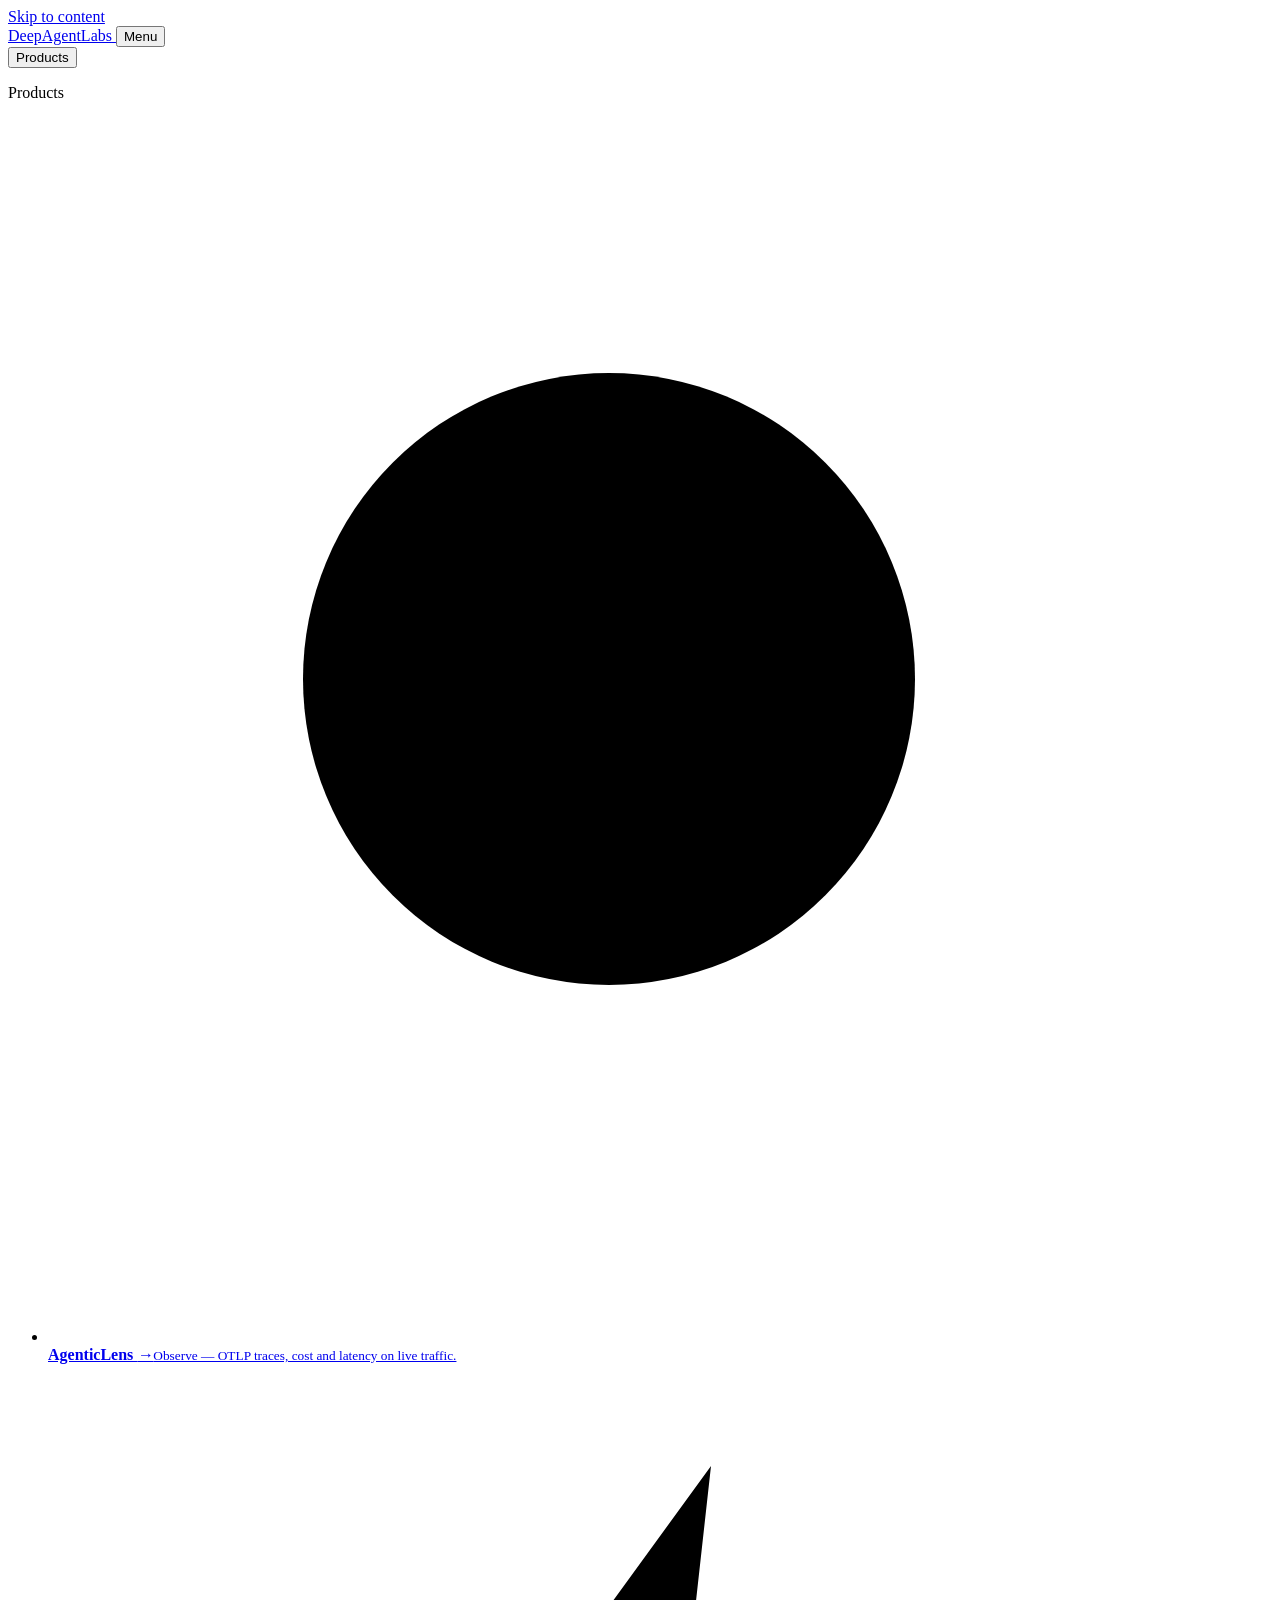
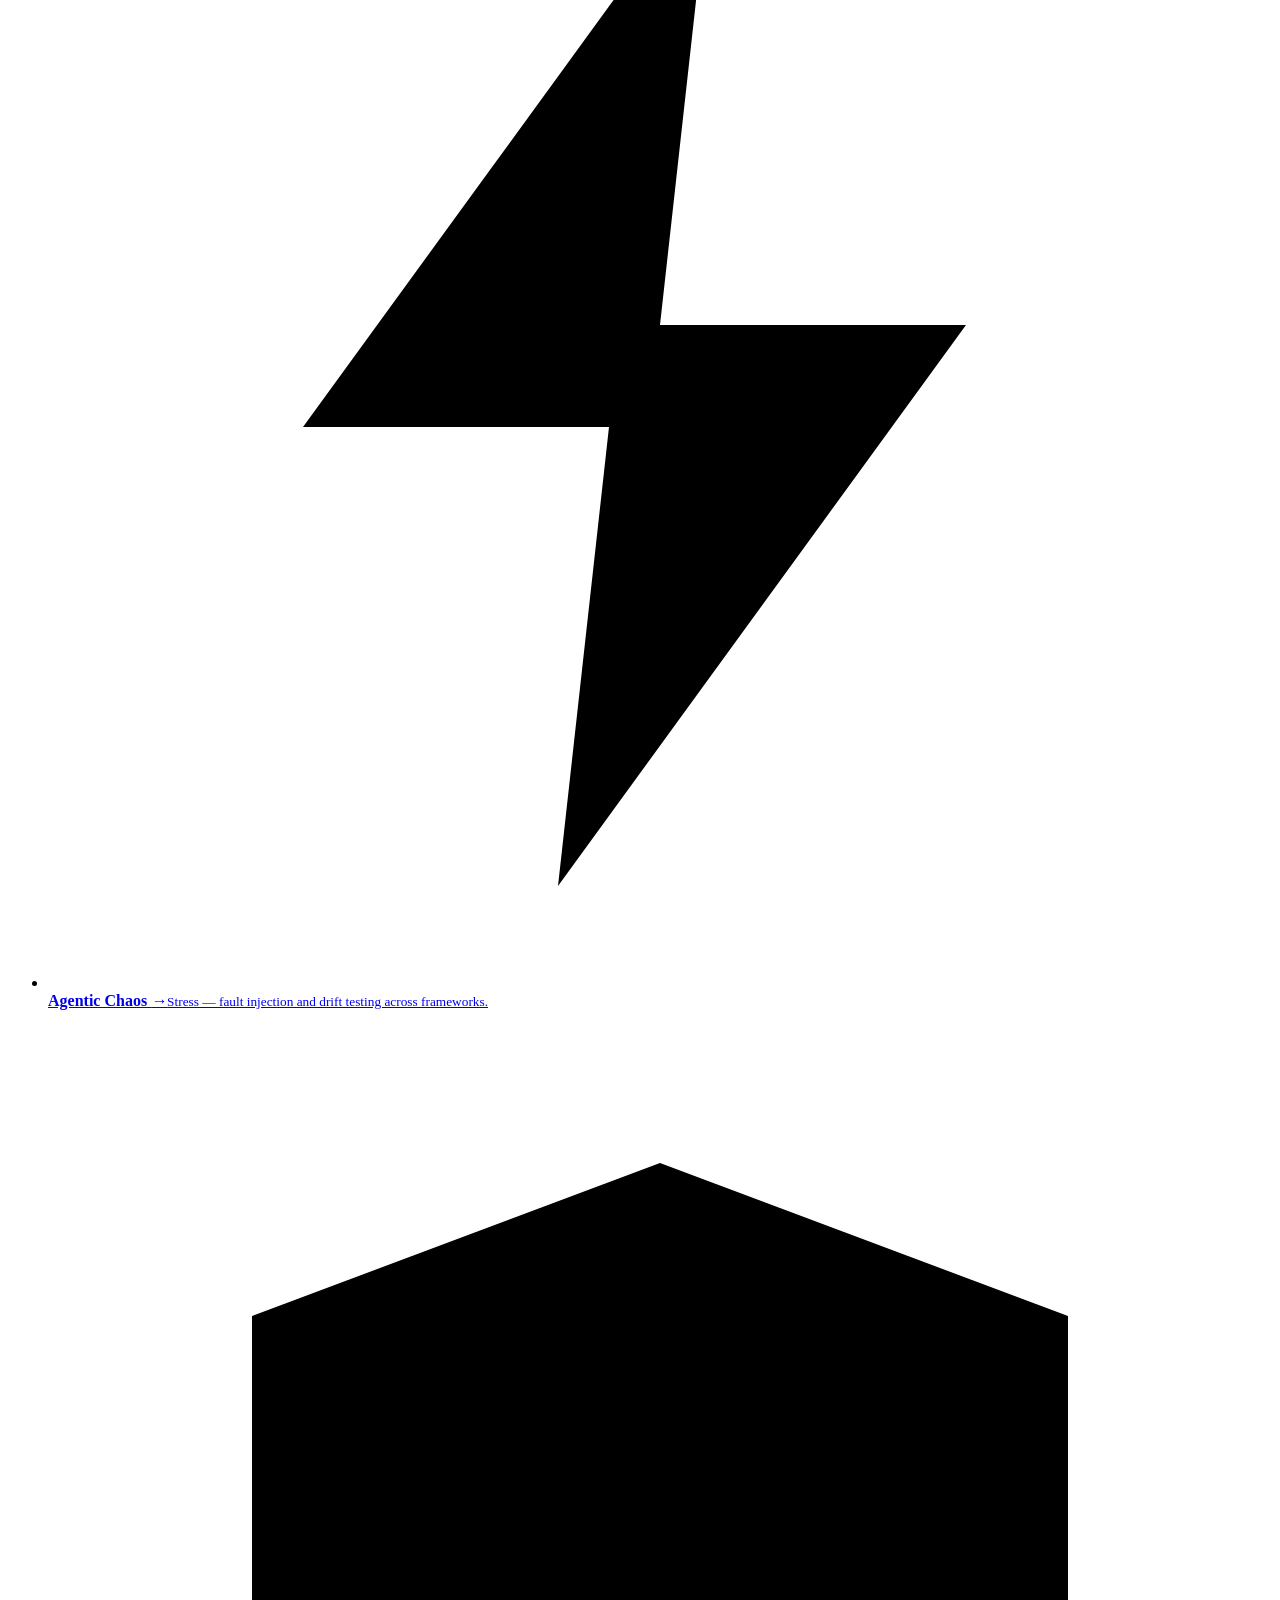
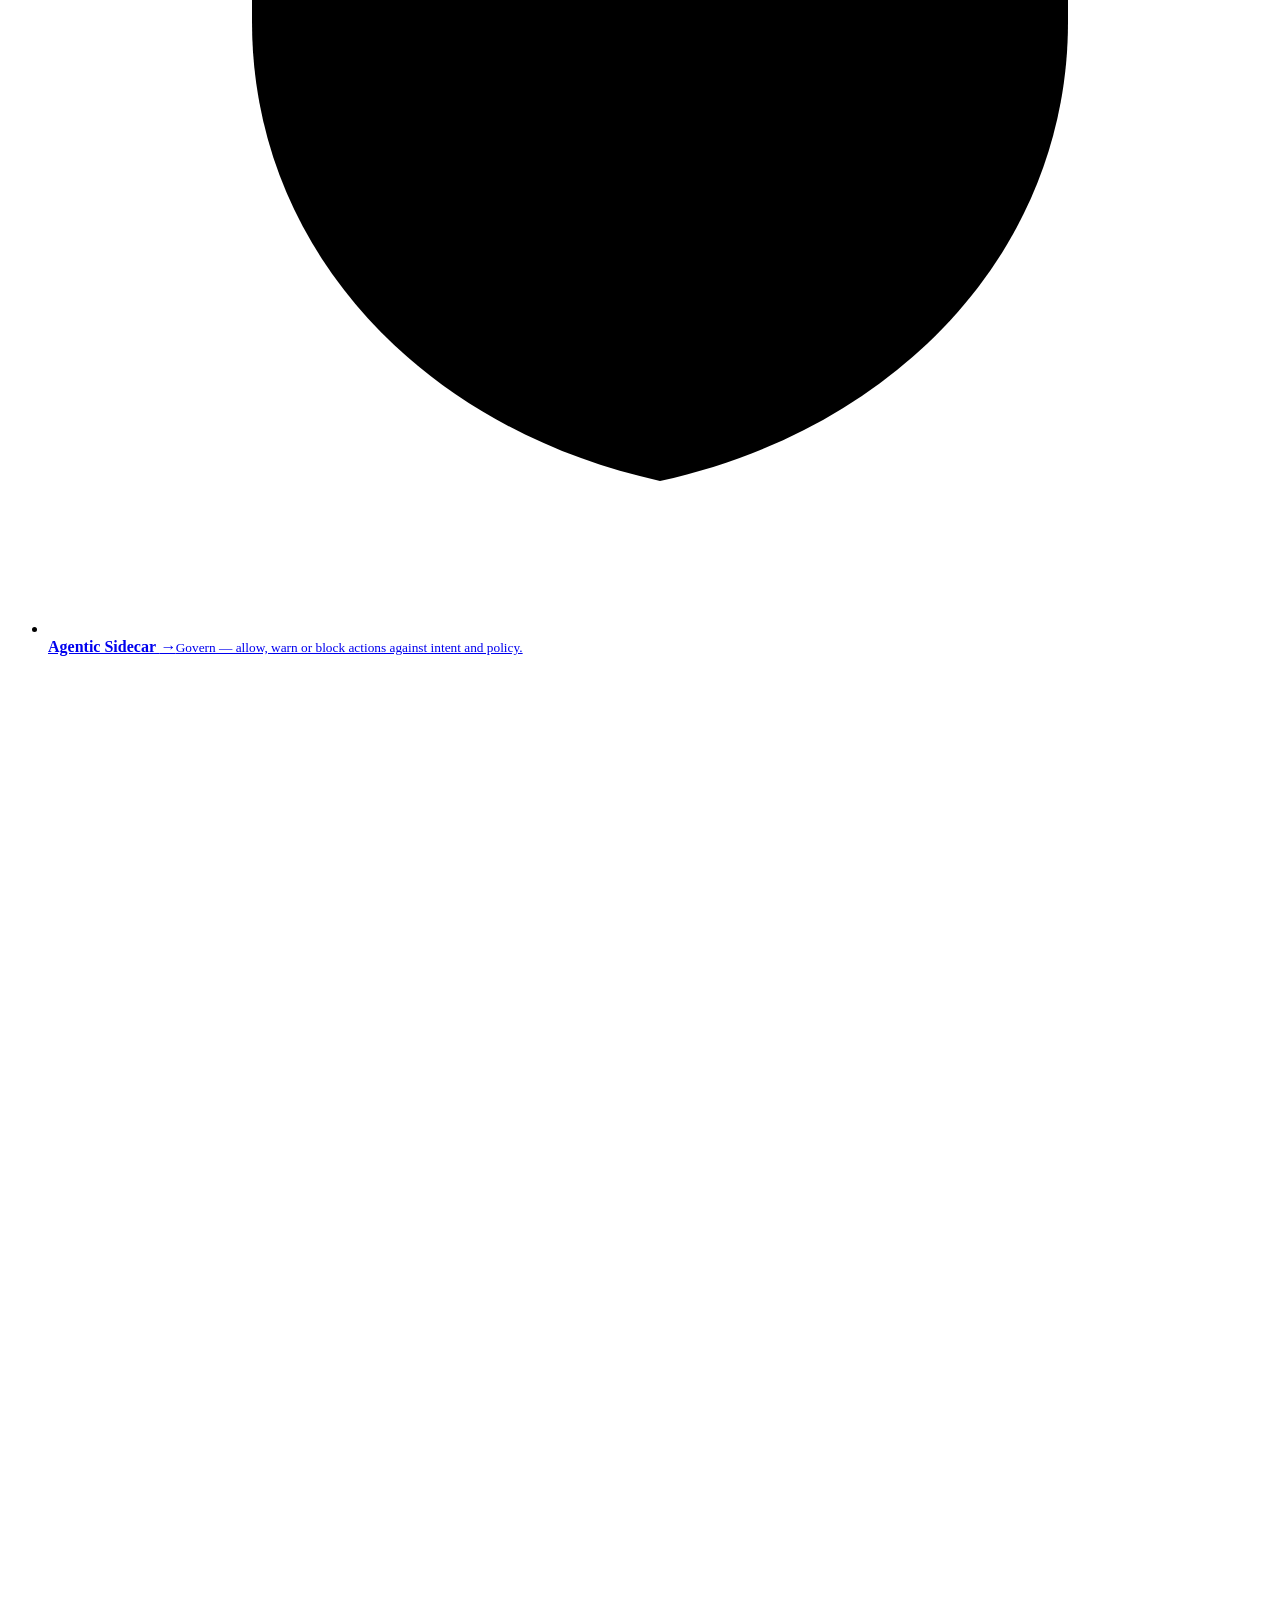
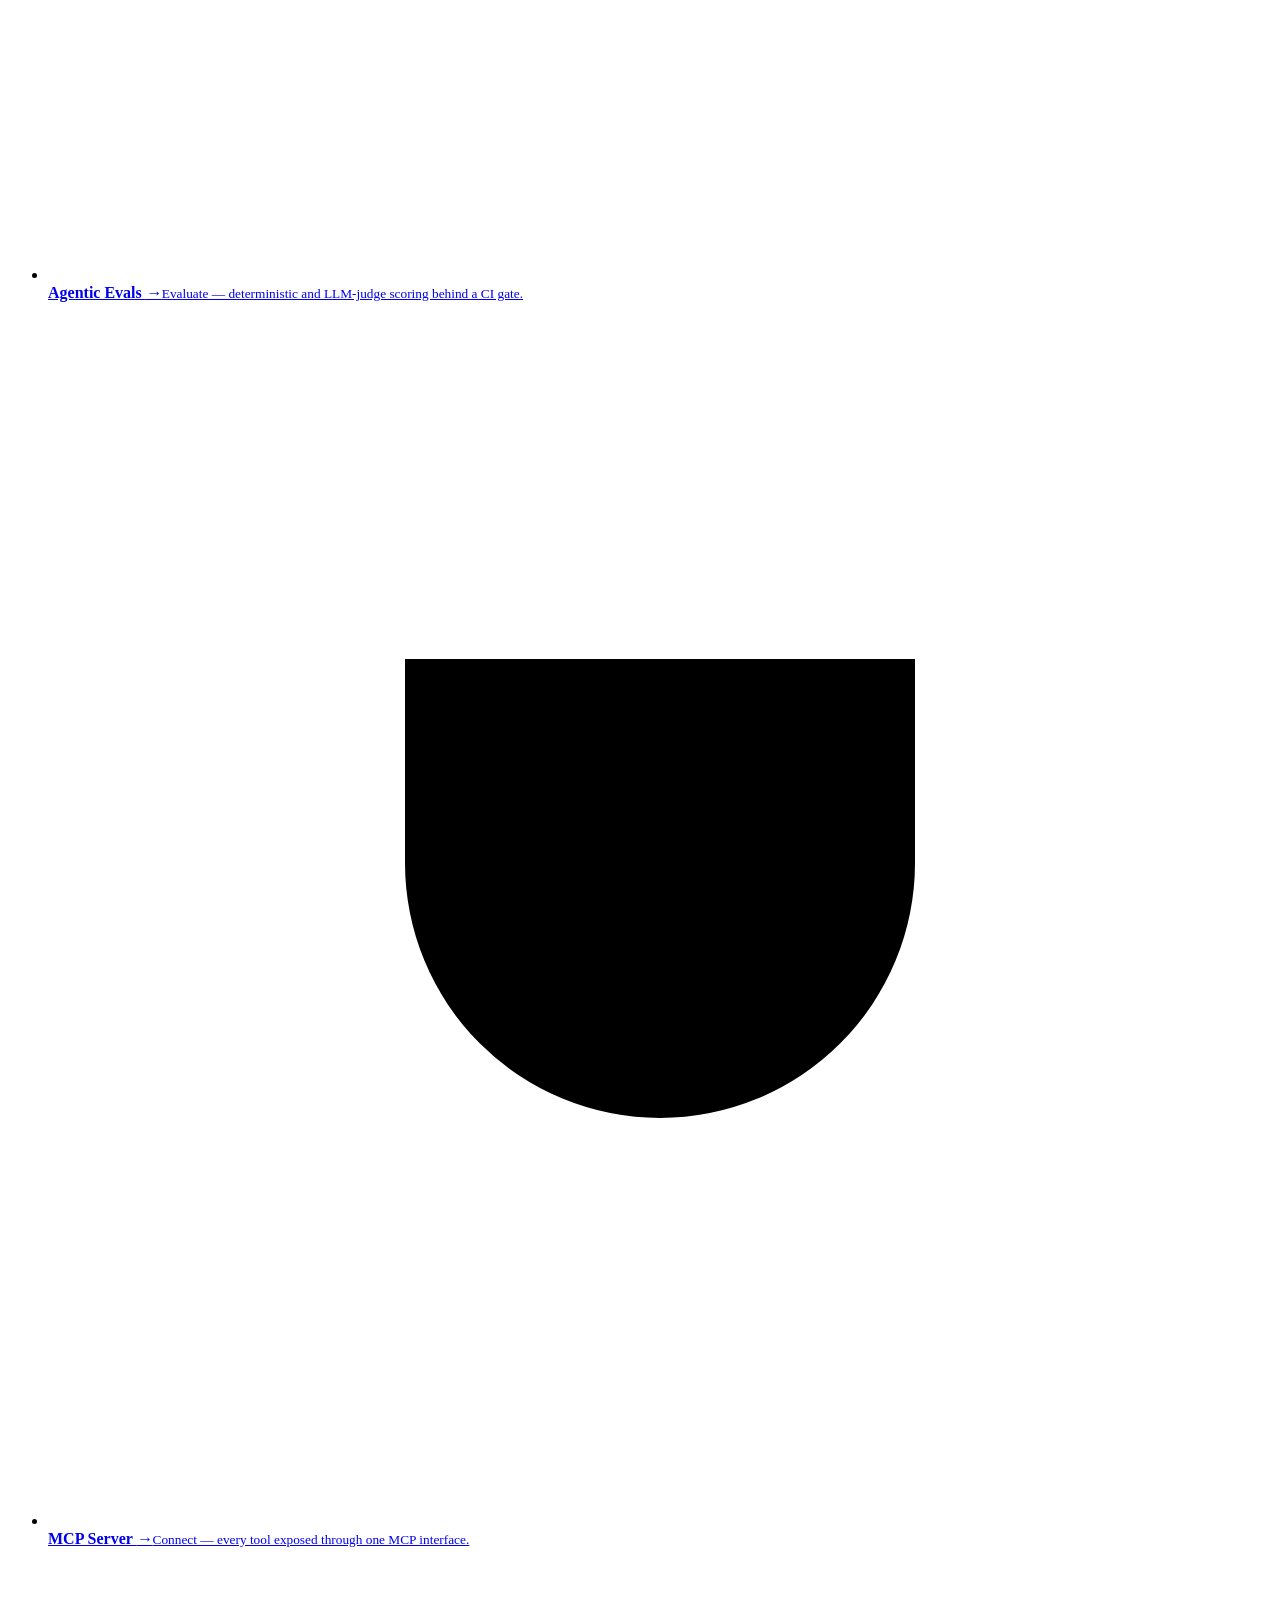
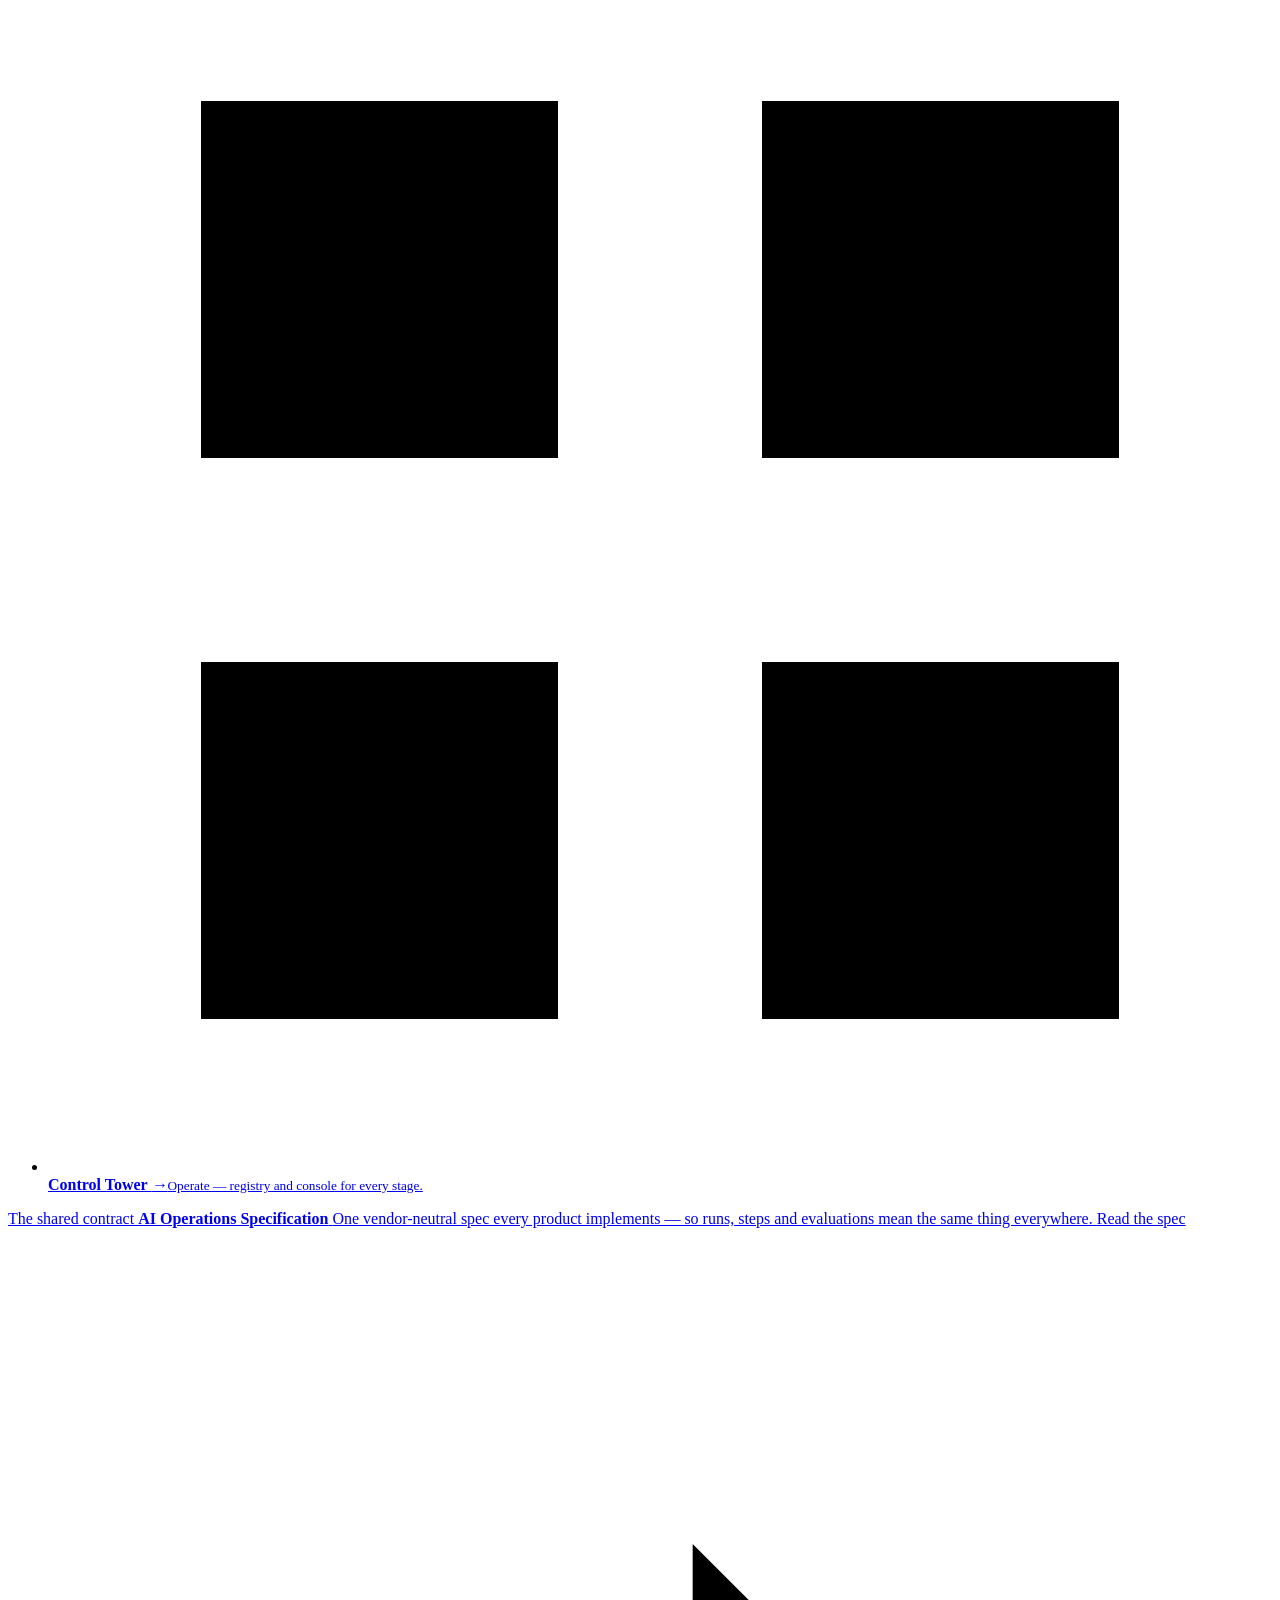
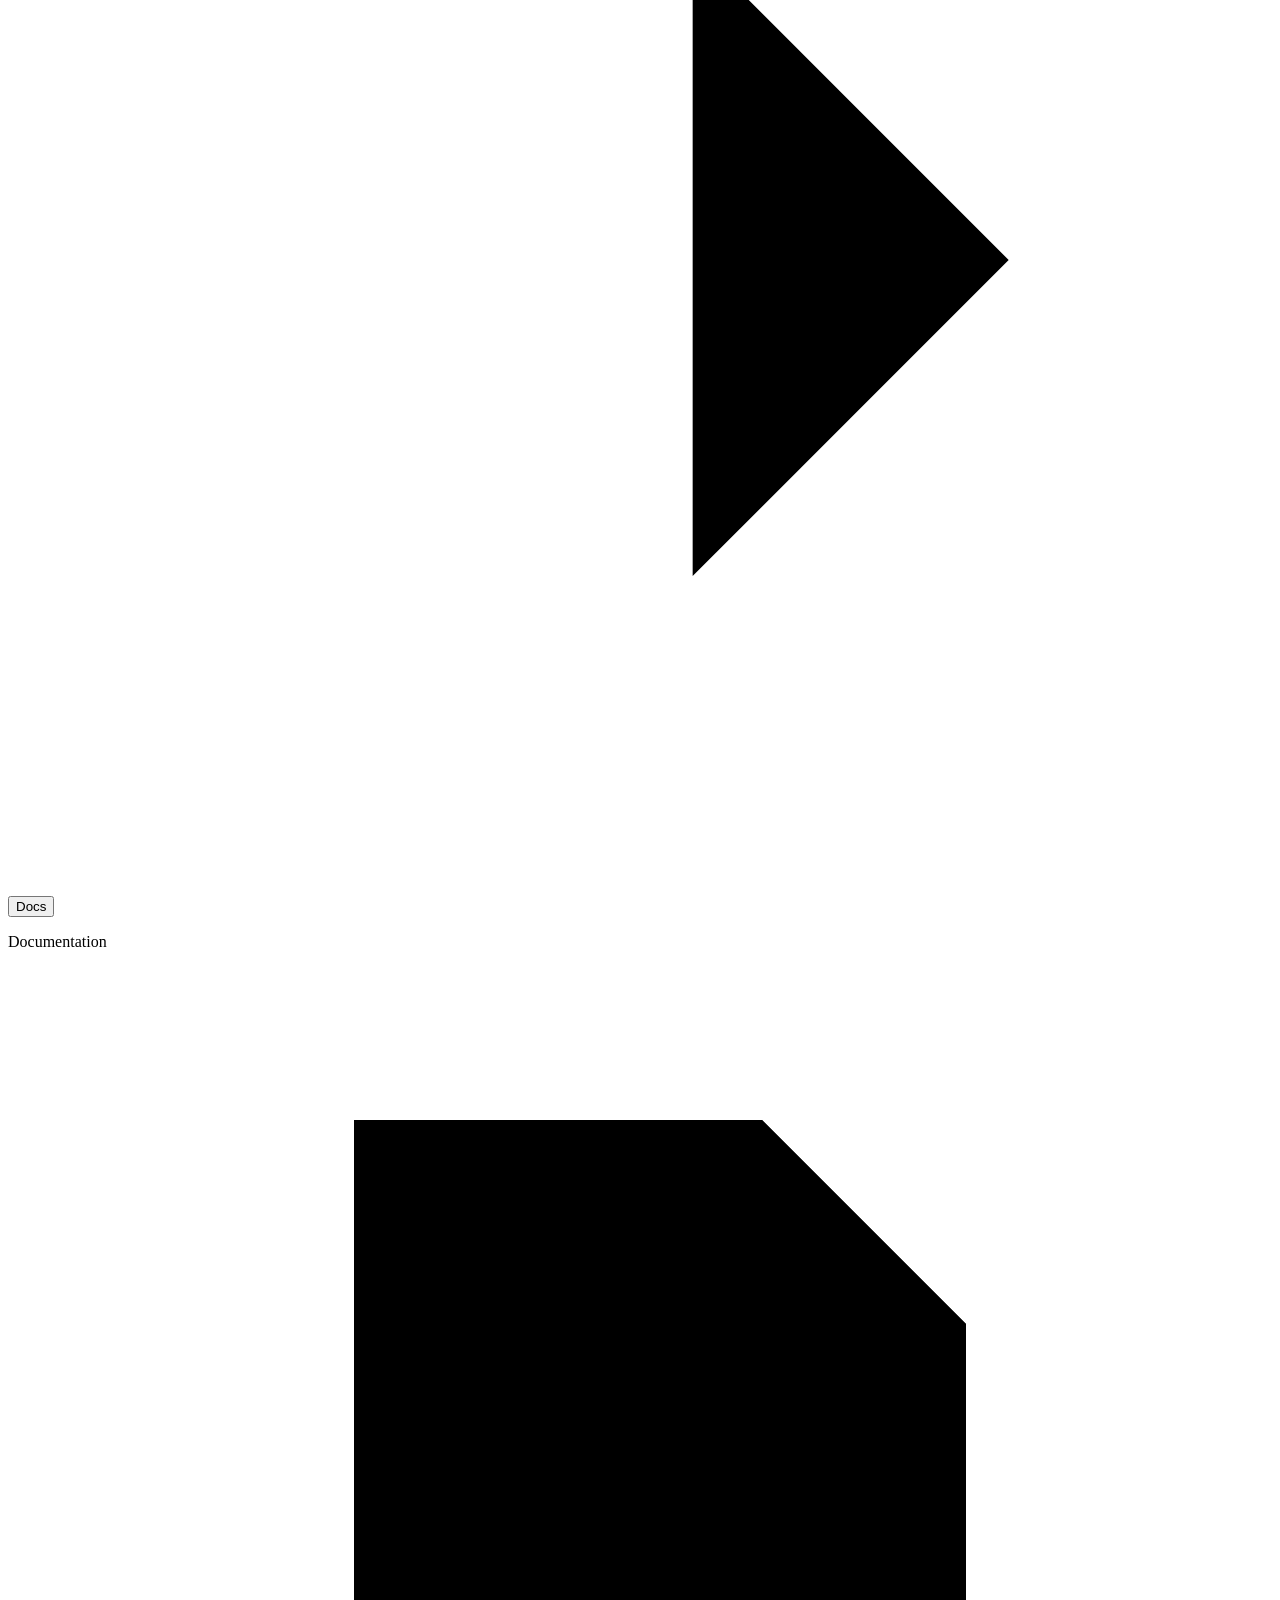
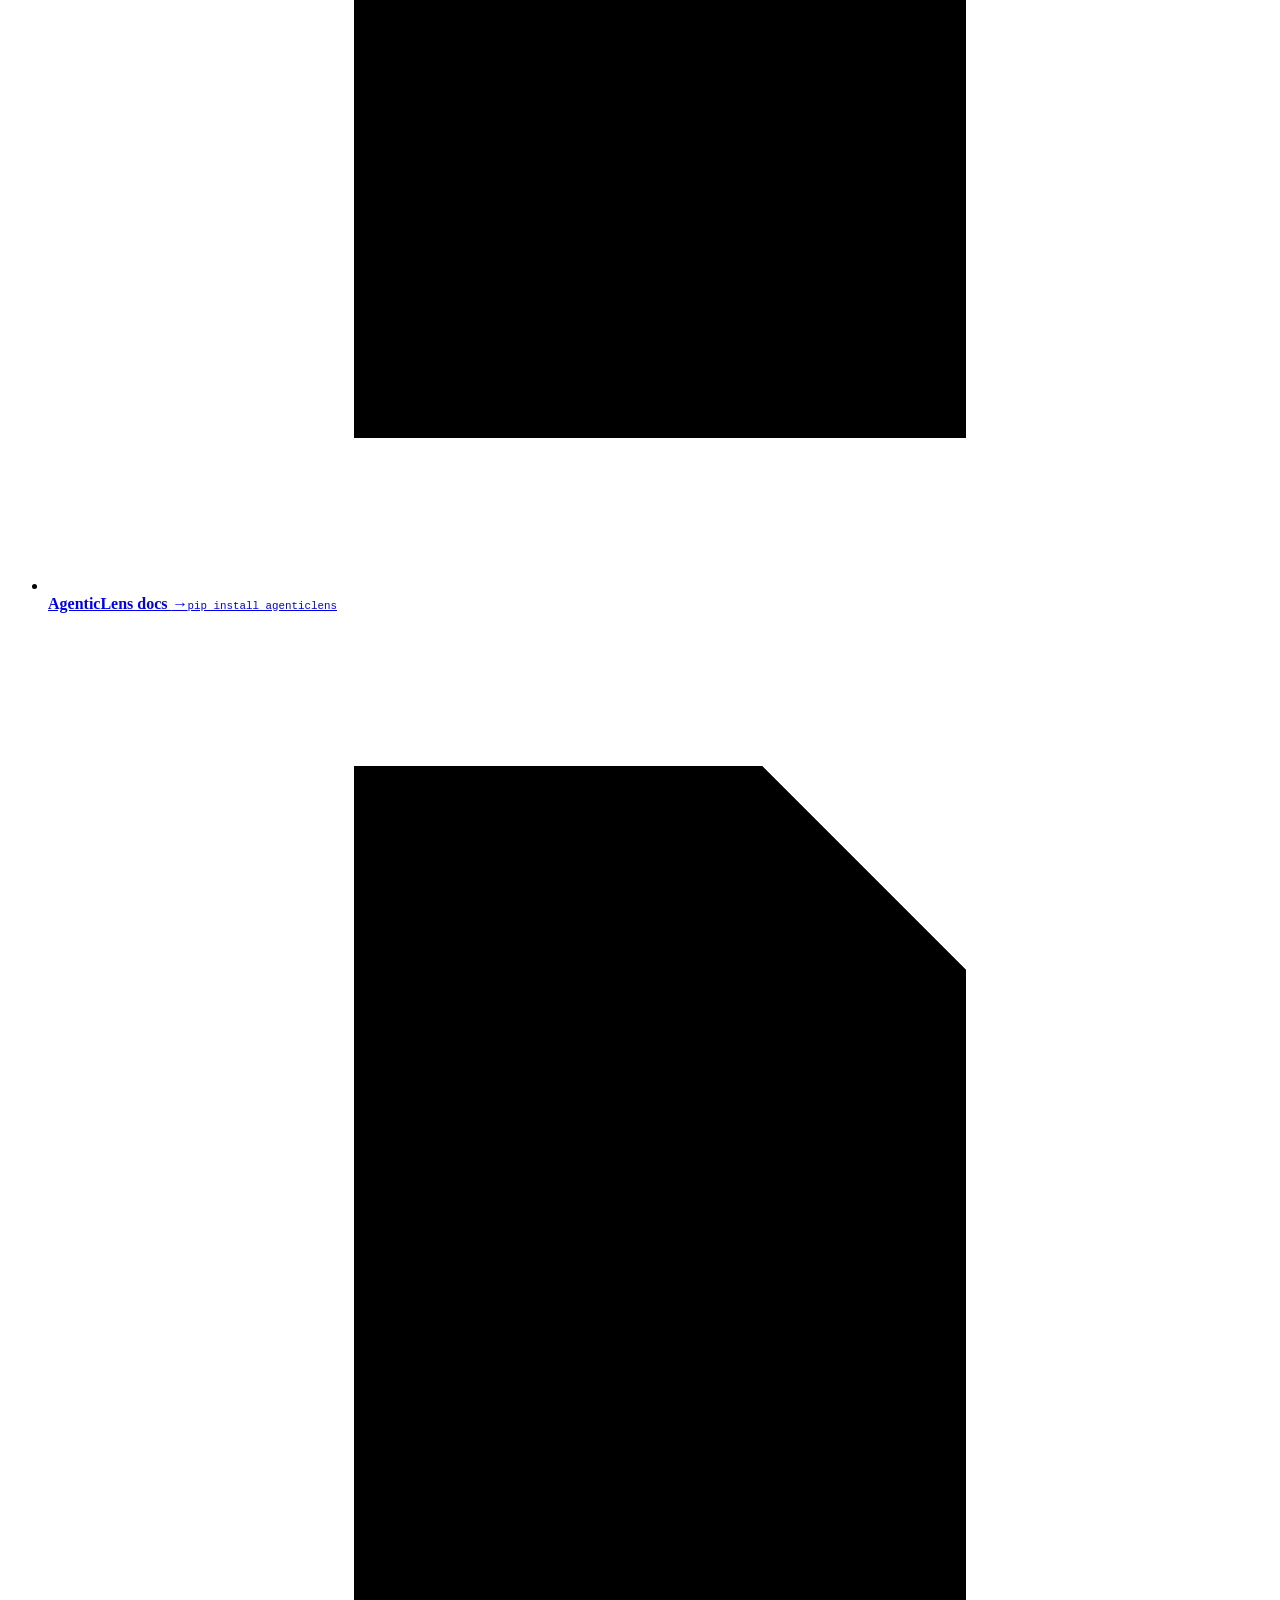
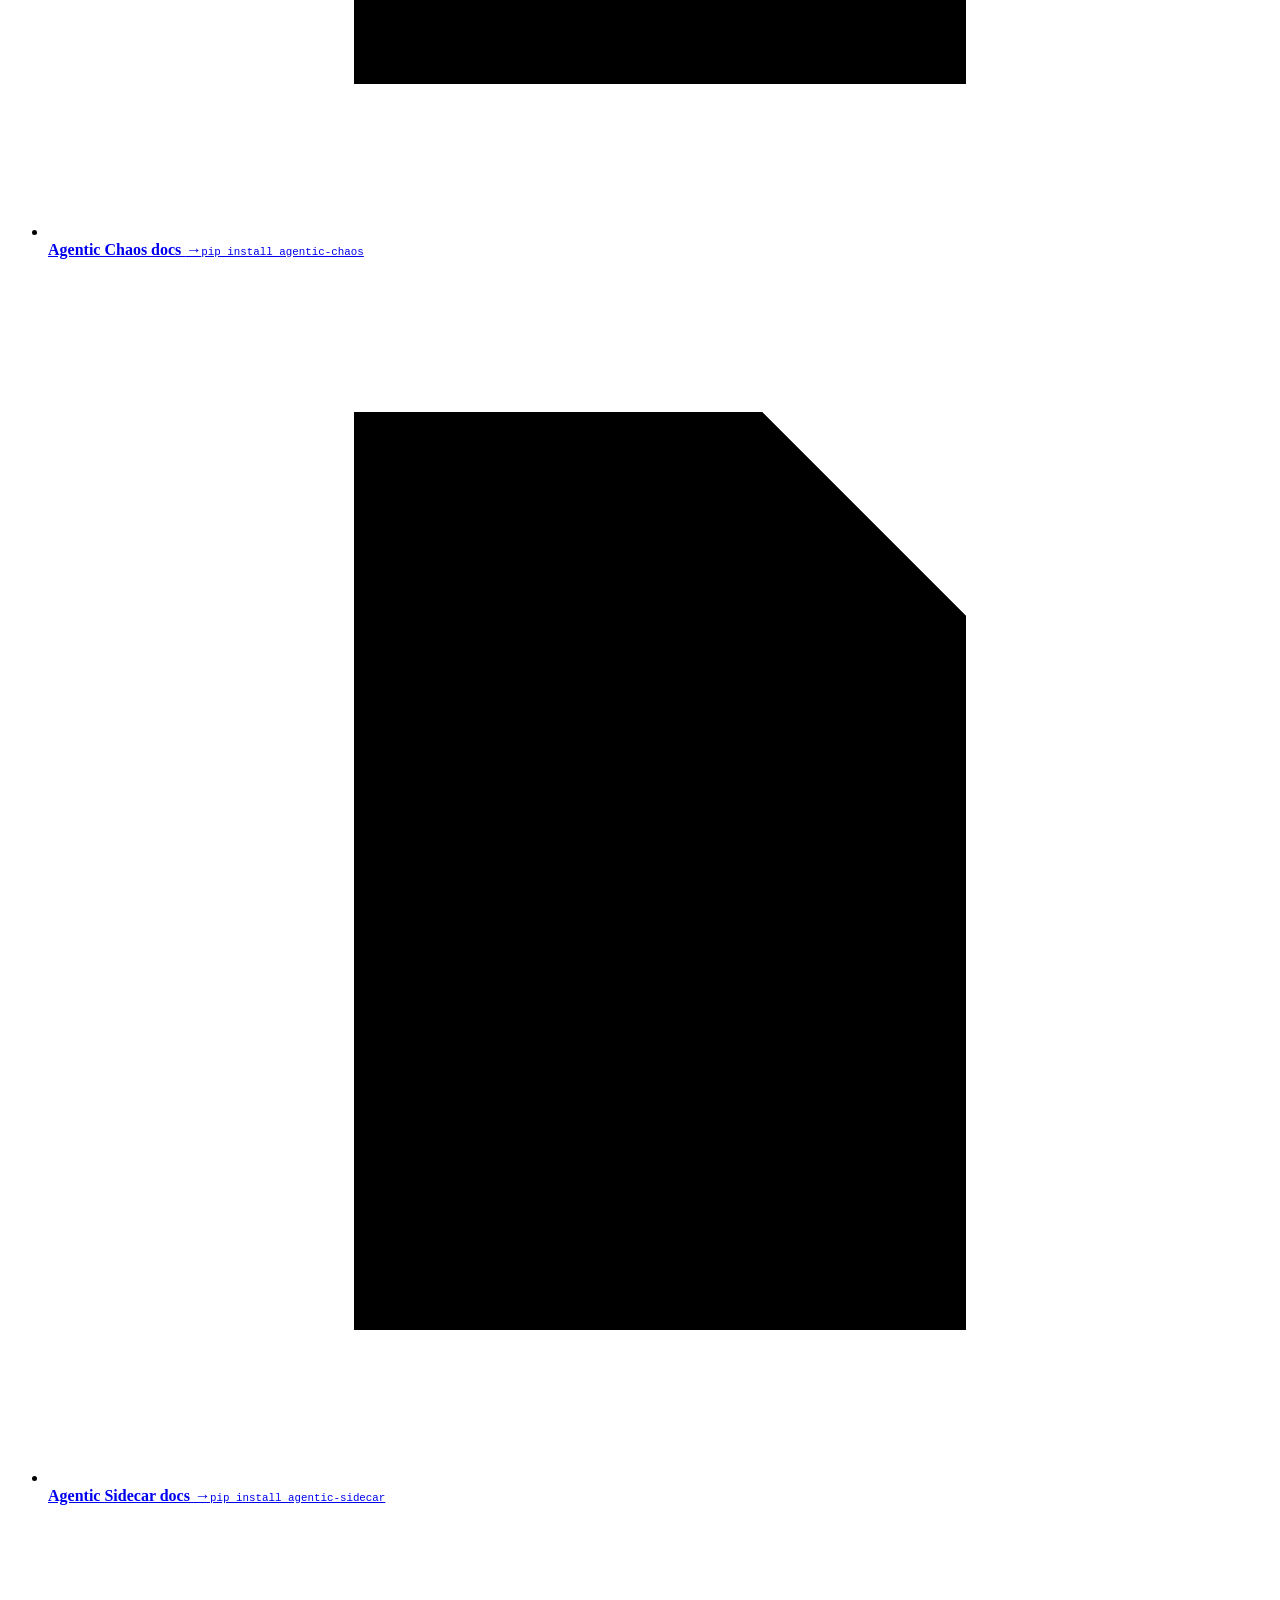
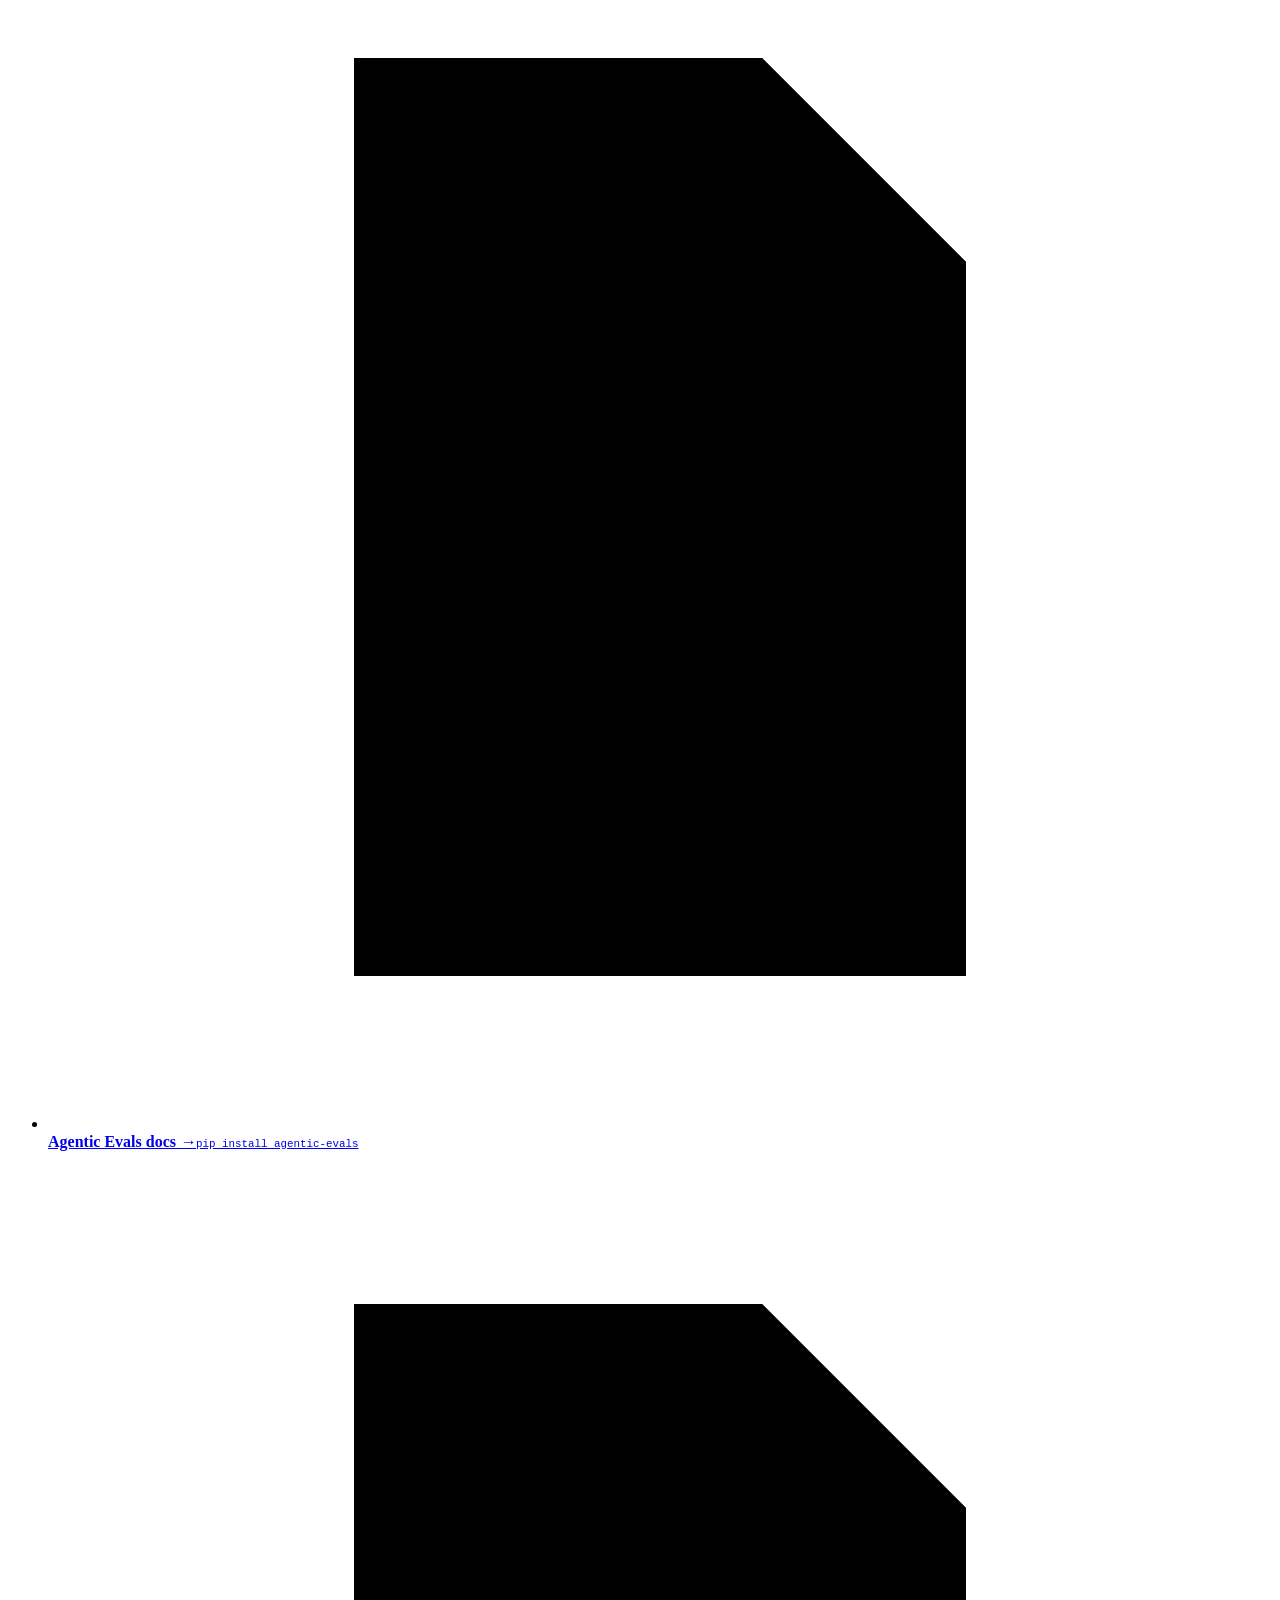
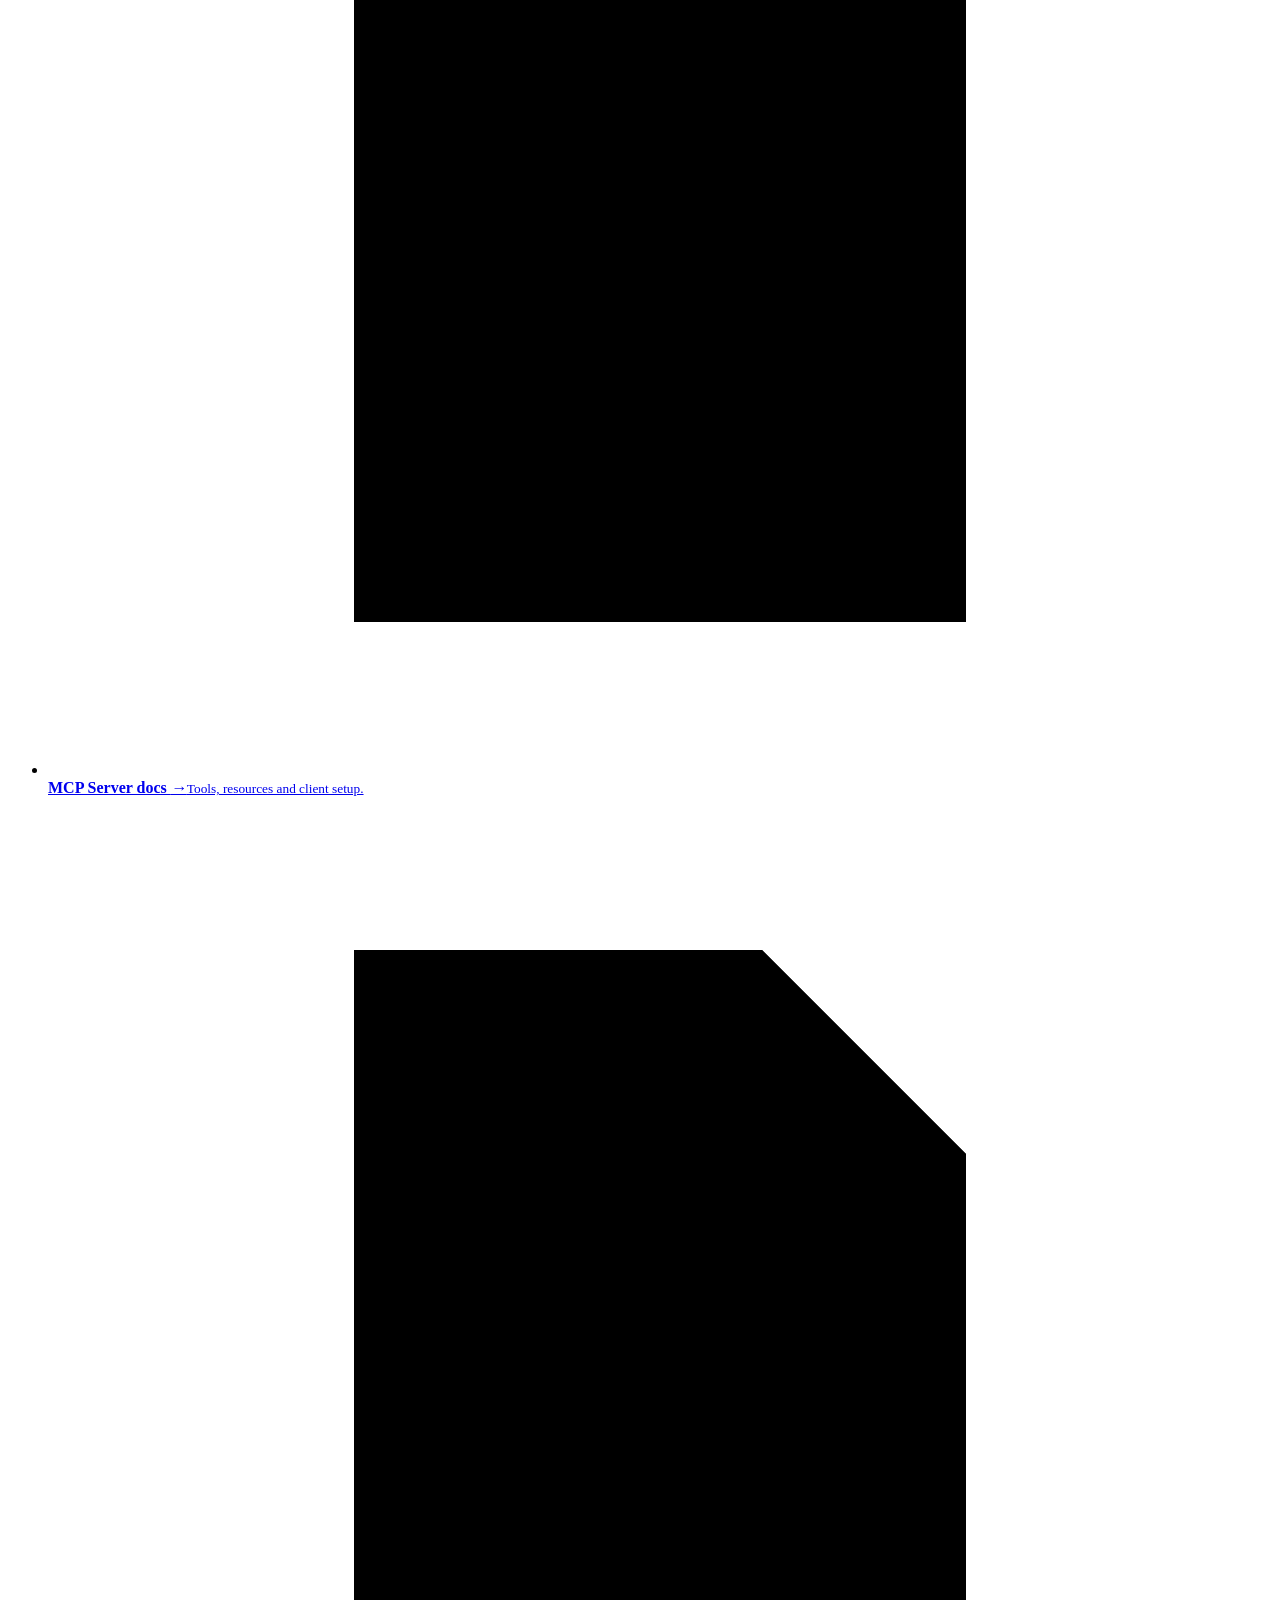
<file: index.html>
<!doctype html>
<html lang="en">
<head>
  <meta charset="utf-8">
  <meta name="viewport" content="width=device-width, initial-scale=1">
  <meta name="description" content="Score agent outputs and execution paths with deterministic checks, provider-neutral judges, and trace-aware scorers. Turn the results into a clear release gate for CI.">
  <meta name="theme-color" content="#07110e">
  <meta property="og:title" content="Agentic Evals — DeepAgentLabs">
  <meta property="og:description" content="Score agent outputs and execution paths with deterministic checks, provider-neutral judges, and trace-aware scorers. Turn the results into a clear release gate for CI.">
  <meta property="og:type" content="website">
  <link rel="canonical" href="https://deepagentlabs.io/agentic-evals/">
  <meta property="og:image" content="https://deepagentlabs.io/assets/img/ecosystem.png">
  <meta name="twitter:card" content="summary_large_image">
  <title>Agentic Evals — DeepAgentLabs</title>
  <link rel="icon" href="https://deepagentlabs.io/assets/img/dal-logo.png">
  <link rel="stylesheet" href="https://deepagentlabs.github.io/assets/css/styles.css">
  <link rel="stylesheet" href="https://deepagentlabs.github.io/assets/css/enhance.css">
  <link rel="stylesheet" href="https://deepagentlabs.github.io/assets/css/nav.css">
  <link rel="stylesheet" href="https://deepagentlabs.github.io/assets/css/theme.css">
  <link rel="stylesheet" href="https://deepagentlabs.github.io/assets/css/background.css">
  <link rel="stylesheet" href="https://deepagentlabs.github.io/assets/css/copy.css">
  <link rel="stylesheet" href="https://deepagentlabs.github.io/assets/css/polish.css">
  <link rel="stylesheet" href="https://deepagentlabs.github.io/assets/css/product.css">
  <link rel="stylesheet" href="https://deepagentlabs.github.io/assets/css/footer.css">
  <link rel="stylesheet" href="https://deepagentlabs.github.io/assets/css/beam.css">
  <link rel="stylesheet" href="https://deepagentlabs.github.io/assets/css/product-uniform.css">
  <link rel="stylesheet" href="https://deepagentlabs.github.io/assets/css/simulations.css">
  <link rel="stylesheet" href="site.css">
  <script src="https://deepagentlabs.github.io/assets/js/site.js" defer></script>
  <script src="https://deepagentlabs.github.io/assets/js/usecases-data.js" defer></script>
  <script src="https://deepagentlabs.github.io/assets/js/usecases.js" defer></script>
  <script src="https://deepagentlabs.github.io/assets/js/nav.js" defer></script>
  <script src="https://deepagentlabs.github.io/assets/js/background.js" defer></script>
  <script src="https://deepagentlabs.github.io/assets/js/copy.js" defer></script>
  <script src="https://deepagentlabs.github.io/assets/js/product.js" defer></script>
  <script src="https://deepagentlabs.github.io/assets/js/beam.js" defer></script>
  <script src="https://deepagentlabs.github.io/assets/js/simulations.js" defer></script>
</head>
<body class="product-page uniform-product" data-product="evals">
  <a class="skip-link" href="#main">Skip to content</a>

  <header class="site-header">
    <a class="brand" href="https://deepagentlabs.io/" aria-label="DeepAgentLabs home">
      <span class="brand-logo" aria-hidden="true"></span>
      <span>DeepAgentLabs</span>
    </a>
    <button class="nav-toggle" type="button" aria-expanded="false" aria-controls="site-nav">Menu</button>
    <nav id="site-nav" aria-label="Primary navigation">
      <div class="nav-item has-mega">
        <button class="nav-trigger" type="button" aria-expanded="false" aria-controls="mega-products">Products</button>
        <div class="mega" id="mega-products">
          <div class="mega-main">
            <p class="mega-label">Products</p>
            <ul class="mega-grid">
              <li><a class="mega-link" href="https://deepagentlabs.io/agenticlens"><span class="mega-icon"><svg viewBox="0 0 24 24" aria-hidden="true"><circle cx="11" cy="11" r="6"/><path d="m20 20-4.5-4.5"/><circle cx="11" cy="11" r="2"/></svg></span><span class="mega-text"><strong>AgenticLens <i aria-hidden="true">→</i></strong><small>Observe — OTLP traces, cost and latency on live traffic.</small></span></a></li>
              <li><a class="mega-link" href="https://deepagentlabs.io/agentic-chaos"><span class="mega-icon"><svg viewBox="0 0 24 24" aria-hidden="true"><path d="M13 2 5 13h6l-1 9 8-11h-6l1-9z"/></svg></span><span class="mega-text"><strong>Agentic Chaos <i aria-hidden="true">→</i></strong><small>Stress — fault injection and drift testing across frameworks.</small></span></a></li>
              <li><a class="mega-link" href="https://deepagentlabs.io/agentic-sidecar"><span class="mega-icon"><svg viewBox="0 0 24 24" aria-hidden="true"><path d="M12 3 4 6v6c0 4.5 3.4 8 8 9 4.6-1 8-4.5 8-9V6l-8-3z"/><path d="m9 12 2 2 4-4"/></svg></span><span class="mega-text"><strong>Agentic Sidecar <i aria-hidden="true">→</i></strong><small>Govern — allow, warn or block actions against intent and policy.</small></span></a></li>
              <li><a class="mega-link" href="https://deepagentlabs.io/agentic-evals"><span class="mega-icon"><svg viewBox="0 0 24 24" aria-hidden="true"><path d="M4 19V9M10 19V5M16 19v-7M22 19H2"/></svg></span><span class="mega-text"><strong>Agentic Evals <i aria-hidden="true">→</i></strong><small>Evaluate — deterministic and LLM-judge scoring behind a CI gate.</small></span></a></li>
              <li><a class="mega-link" href="https://deepagentlabs.io/mcp"><span class="mega-icon"><svg viewBox="0 0 24 24" aria-hidden="true"><path d="M9 7V3M15 7V3M7 7h10v4a5 5 0 0 1-10 0V7zM12 16v5"/></svg></span><span class="mega-text"><strong>MCP Server <i aria-hidden="true">→</i></strong><small>Connect — every tool exposed through one MCP interface.</small></span></a></li>
              <li><a class="mega-link" href="https://deepagentlabs.io/control-tower"><span class="mega-icon"><svg viewBox="0 0 24 24" aria-hidden="true"><rect x="3" y="3" width="7" height="7"/><rect x="14" y="3" width="7" height="7"/><rect x="3" y="14" width="7" height="7"/><rect x="14" y="14" width="7" height="7"/></svg></span><span class="mega-text"><strong>Control Tower <i aria-hidden="true">→</i></strong><small>Operate — registry and console for every stage.</small></span></a></li>
            </ul>
          </div>
          <a class="mega-side" href="https://github.com/DeepAgentLabs/ai-operations-spec">
            <span class="mega-label">The shared contract</span>
            <strong>AI Operations Specification</strong>
            <span class="mega-side-copy">One vendor-neutral spec every product implements — so runs, steps and evaluations mean the same thing everywhere.</span>
            <span class="mega-side-cta">Read the spec <svg viewBox="0 0 24 24" aria-hidden="true"><path d="M5 12h14M13 6l6 6-6 6"/></svg></span>
          </a>
        </div>
      </div>
      <div class="nav-item has-mega">
        <button class="nav-trigger" type="button" aria-expanded="false" aria-controls="mega-docs">Docs</button>
        <div class="mega" id="mega-docs">
          <div class="mega-main">
            <p class="mega-label">Documentation</p>
            <ul class="mega-grid">
              <li><a class="mega-link" href="https://deepagentlabs.io/agenticlens/docs"><span class="mega-icon"><svg viewBox="0 0 24 24" aria-hidden="true"><path d="M6 3h8l4 4v14H6z"/><path d="M14 3v4h4M9 12h6M9 16h6"/></svg></span><span class="mega-text"><strong>AgenticLens docs <i aria-hidden="true">→</i></strong><small><code>pip install agenticlens</code></small></span></a></li>
              <li><a class="mega-link" href="https://deepagentlabs.io/agentic-chaos/docs"><span class="mega-icon"><svg viewBox="0 0 24 24" aria-hidden="true"><path d="M6 3h8l4 4v14H6z"/><path d="M14 3v4h4M9 12h6M9 16h6"/></svg></span><span class="mega-text"><strong>Agentic Chaos docs <i aria-hidden="true">→</i></strong><small><code>pip install agentic-chaos</code></small></span></a></li>
              <li><a class="mega-link" href="https://deepagentlabs.io/agentic-sidecar/docs"><span class="mega-icon"><svg viewBox="0 0 24 24" aria-hidden="true"><path d="M6 3h8l4 4v14H6z"/><path d="M14 3v4h4M9 12h6M9 16h6"/></svg></span><span class="mega-text"><strong>Agentic Sidecar docs <i aria-hidden="true">→</i></strong><small><code>pip install agentic-sidecar</code></small></span></a></li>
              <li><a class="mega-link" href="docs/"><span class="mega-icon"><svg viewBox="0 0 24 24" aria-hidden="true"><path d="M6 3h8l4 4v14H6z"/><path d="M14 3v4h4M9 12h6M9 16h6"/></svg></span><span class="mega-text"><strong>Agentic Evals docs <i aria-hidden="true">→</i></strong><small><code>pip install agentic-evals</code></small></span></a></li>
              <li><a class="mega-link" href="https://deepagentlabs.io/mcp/docs"><span class="mega-icon"><svg viewBox="0 0 24 24" aria-hidden="true"><path d="M6 3h8l4 4v14H6z"/><path d="M14 3v4h4M9 12h6M9 16h6"/></svg></span><span class="mega-text"><strong>MCP Server docs <i aria-hidden="true">→</i></strong><small>Tools, resources and client setup.</small></span></a></li>
              <li><a class="mega-link" href="https://deepagentlabs.io/control-tower/docs"><span class="mega-icon"><svg viewBox="0 0 24 24" aria-hidden="true"><path d="M6 3h8l4 4v14H6z"/><path d="M14 3v4h4M9 12h6M9 16h6"/></svg></span><span class="mega-text"><strong>Control Tower docs <i aria-hidden="true">→</i></strong><small><code>pip install agenticops-control-tower</code></small></span></a></li>
            </ul>
          </div>
          <div class="mega-side mega-side-static">
            <span class="mega-label">Start here</span>
            <strong>Up and running in a minute.</strong>
            <code class="mega-code">pip install agentic-evals</code>
            <span class="mega-side-copy">Score your first eval file, then add suites, judges and a release gate when you need them.</span>
            <span class="mega-label mega-pypi-label">On PyPI</span>
            <div class="mega-pypi"><a href="https://pypi.org/project/agenticlens/" target="_blank" rel="noopener noreferrer">AgenticLens <span aria-hidden="true">↗</span></a><a href="https://pypi.org/project/agentic-chaos/" target="_blank" rel="noopener noreferrer">Chaos <span aria-hidden="true">↗</span></a><a href="https://pypi.org/project/agentic-evals/" target="_blank" rel="noopener noreferrer">Evals <span aria-hidden="true">↗</span></a><a href="https://pypi.org/project/agentic-sidecar/" target="_blank" rel="noopener noreferrer">Sidecar <span aria-hidden="true">↗</span></a><a href="https://pypi.org/project/deep-agentic-core-mcp/" target="_blank" rel="noopener noreferrer">MCP <span aria-hidden="true">↗</span></a><a href="https://pypi.org/project/agenticops-control-tower/" target="_blank" rel="noopener noreferrer">Control Tower <span aria-hidden="true">↗</span></a></div>
            <a class="mega-side-cta" href="docs/">Agentic Evals quickstart <svg viewBox="0 0 24 24" aria-hidden="true"><path d="M5 12h14M13 6l6 6-6 6"/></svg></a>
          </div>
        </div>
      </div>
      <a href="#use-cases">Use cases</a>
      <a href="blog/index.html">Blog</a>
      <a href="https://deepagentlabs.io/roadmap.html">Roadmap</a>
      <a class="nav-cta" href="https://github.com/DeepAgentLabs/agentic-evals" target="_blank" rel="noopener noreferrer">GitHub <span aria-hidden="true">↗</span></a>
    </nav>
  </header>
  <main id="main">
    <section class="pp-hero pp-enter" id="top">
      <div class="pp-hero-copy">
        <p class="pp-crumbs"><a href="https://deepagentlabs.io/">Home</a><span aria-hidden="true">/</span><span>Products</span><span aria-hidden="true">/</span><b>Agentic Evals</b></p>
        <p class="section-label">Agentic Evals · Evaluate</p>
        <h1>Test your agent.<br><span class="hl">Trust the release.</span></h1>
        <p class="pp-lede">Score agent outputs and execution paths with deterministic checks, provider-neutral judges, and trace-aware scorers. Turn the results into a clear release gate for CI.</p>
        <div class="hero-actions"><a class="button button-primary" href="#simulation">Try the simulation <span aria-hidden="true">↘</span></a><a class="button button-secondary" href="docs/">Read the docs <span aria-hidden="true">→</span></a></div>
        <code class="tl-pip pp-pip">pip install agentic-evals</code>
        <ul class="pp-facts" aria-label="Key facts"><li>Open source</li><li>Provider-neutral judges</li><li>CI release gates</li></ul>
      </div>
    </section>
<!-- product-simulation:start -->
    <section class="dal-demo-section" id="simulation" aria-labelledby="simulation-evals">
      <div class="dal-demo-intro"><small>Interactive example</small><h2 id="simulation-evals">See what passes. See what blocks a release.</h2><p>An example evaluation suite scores answers, checks tool use, and applies a 95% minimum pass rate.</p></div>
      <div class="dal-demo" data-product-simulation="evals">
        <div class="dal-demo-top"><span>Evaluation suite · support_answers</span><span class="dal-demo-badge">Simulated</span></div>
        <div class="dal-demo-metrics"><div><strong data-sim-metric>1 / 4</strong><span>Cases passed</span></div><div><strong data-sim-metric>25%</strong><span>Pass rate</span></div><div><strong data-sim-metric>Pending</strong><span>Release gate</span></div></div>
        <ul class="dal-demo-rows"><li class="dal-demo-row" data-sim-row data-tone="ok" style="--span-start:0%;--span-width:100%"><span>refund-status · contains</span><span class="dal-demo-result" data-sim-result>PASS</span><span class="dal-demo-detail" data-sim-detail>1.00</span></li><li class="dal-demo-row" data-sim-row data-tone="warn" style="--span-start:0%;--span-width:100%"><span>order-lookup · tool recall</span><span class="dal-demo-result" data-sim-result>running</span><span class="dal-demo-detail" data-sim-detail>—</span></li><li class="dal-demo-row" data-sim-row data-tone="muted" style="--span-start:0%;--span-width:100%"><span>json-contract · valid JSON</span><span class="dal-demo-result" data-sim-result>queued</span><span class="dal-demo-detail" data-sim-detail>—</span></li><li class="dal-demo-row" data-sim-row data-tone="muted" style="--span-start:0%;--span-width:100%"><span>escalation · latency</span><span class="dal-demo-result" data-sim-result>queued</span><span class="dal-demo-detail" data-sim-detail>—</span></li></ul>
        <div class="dal-demo-event"><small>RECENT ACTIVITY</small><p data-sim-event>refund-status passed contains check. Evaluating the remaining cases; gate waits for the complete suite.</p></div>
        <div class="dal-demo-controls" data-sim-controls hidden><div><button type="button" data-sim-toggle aria-pressed="false">Play demo</button><button type="button" data-sim-next>Next step →</button></div><small>Step <span data-sim-step>1 / 3</span></small></div>
        <p class="dal-demo-note">Example data, simulated in your browser. No live telemetry or real actions.</p>
        <script type="application/json" data-sim-frames>[{"metrics": ["1 / 4", "25%", "Pending"], "rows": [["PASS", "1.00", "ok"], ["running", "\u2014", "warn"], ["queued", "\u2014", "muted"], ["queued", "\u2014", "muted"]], "event": "refund-status passed contains check. Evaluating the remaining cases; gate waits for the complete suite."}, {"metrics": ["3 / 4", "75%", "Blocked"], "rows": [["PASS", "1.00", "ok"], ["PASS", "1.00", "ok"], ["PASS", "1.00", "ok"], ["FAIL", "2.4s > 2.0s", "bad"]], "event": "Suite complete \u00b7 75% \u003c required 95%. The latency failure blocks this example release."}, {"metrics": ["4 / 4", "100%", "Passed"], "rows": [["PASS", "1.00", "ok"], ["PASS", "1.00", "ok"], ["PASS", "1.00", "ok"], ["PASS", "1.8s \u2264 2.0s", "ok"]], "event": "Separate example rerun after a latency fix \u00b7 100% \u2265 95%. Release gate passed."}]</script>
      </div>
    </section>
    <!-- product-simulation:end -->
    <div class="product-content">
    <section id="why">
      <div class="shell">
        <div class="section-heading">
          <div>
            <p class="section-label mono">Why it matters</p>
            <h2>Four failures a written suite is <span class="hl">built to catch</span>.</h2>
          </div>
          <p>A demo that works once is not evidence. These are the four gaps evaluation closes before a release.</p>
        </div>

        <div class="grid">
          <article class="cell">
            <svg width="24" height="24" viewBox="0 0 24 24" fill="none" stroke="currentColor" stroke-width="1.5" stroke-linecap="round" stroke-linejoin="round" aria-hidden="true"><path d="M8 6h12M8 12h12M8 18h12"/><path d="M4 6h.01M4 12h.01M4 18h.01"/></svg>
            <h3>One good answer proves only <span class="hl">one path</span>.</h3>
            <p>A single reply shows that one route works. A suite of cases covers the many inputs, tools and edge cases an agent actually takes.</p>
          </article>
          <article class="cell">
            <svg width="24" height="24" viewBox="0 0 24 24" fill="none" stroke="currentColor" stroke-width="1.5" stroke-linecap="round" stroke-linejoin="round" aria-hidden="true"><path d="M6 3h9l4 4v14H6z"/><path d="M14 3v4h4"/><path d="M9 13.5l2 2 4-4"/></svg>
            <h3>“Sounds right” is not <span class="hl">measured right</span>.</h3>
            <p>Without written expectations — required tools, output fields, thresholds — a passing run is a feeling, not a result you can repeat.</p>
          </article>
          <article class="cell">
            <svg width="24" height="24" viewBox="0 0 24 24" fill="none" stroke="currentColor" stroke-width="1.5" stroke-linecap="round" stroke-linejoin="round" aria-hidden="true"><path d="M12 3l7 3v6c0 4-3 7.2-7 8.2C8 19.2 5 16 5 12V6z"/><path d="M9 12l2 2 4-4"/></svg>
            <h3>Changes can regress <span class="hl">silently</span>.</h3>
            <p>A prompt or model tweak can lower the pass rate without raising an error anywhere. A gate turns that drop into a failed check.</p>
          </article>
          <article class="cell">
            <svg width="24" height="24" viewBox="0 0 24 24" fill="none" stroke="currentColor" stroke-width="1.5" stroke-linecap="round" stroke-linejoin="round" aria-hidden="true"><circle cx="7" cy="5" r="2"/><circle cx="7" cy="19" r="2"/><circle cx="17" cy="9" r="2"/><path d="M7 7v10"/><path d="M9 5h4a4 4 0 0 1 4 4"/></svg>
            <h3>The final answer hides <span class="hl">trajectory errors</span>.</h3>
            <p>An output can look right while the agent called the wrong tool, skipped a required one, or repeated itself. Trace-aware scorers grade the path too.</p>
          </article>
        </div>
      </div>
    </section>

    <section id="how">
      <div class="shell">
        <div class="section-heading">
          <div>
            <p class="section-label mono">How it works</p>
            <h2>Three steps from test case to <span class="hl">CI gate</span>.</h2>
          </div>
          <p>Define the expectations once, run them from the CLI or Python, and let the gate decide the release.</p>
        </div>

        <div class="grid">
          <article class="cell">
            <svg width="24" height="24" viewBox="0 0 24 24" fill="none" stroke="currentColor" stroke-width="1.5" stroke-linecap="round" stroke-linejoin="round" aria-hidden="true"><path d="M4 20h4L199l-4-4L4 16z"/><path d="M14.5 5.5l4 4"/></svg>
            <h3>Define cases and <span class="hl">scorers</span>.</h3>
            <p>Write test cases with expectations — required tools, output fields, latency and cost budgets — and pick scorers from the built-in registry or add your own.</p>
          </article>
          <article class="cell">
            <svg width="24" height="24" viewBox="0 0 24 24" fill="none" stroke="currentColor" stroke-width="1.5" stroke-linecap="round" stroke-linejoin="round" aria-hidden="true"><rect x="3" y="4" width="18" height="16" rx="2"/><path d="M7 9l3 3-3 3"/><path d="M12.5 15H17"/></svg>
            <h3>Run from the CLI or the <span class="hl">Python API</span>.</h3>
            <p><code>agentic-evals run</code> discovers every eval file and prints a report; <code>Eval(...)</code> and <code>evaluate_suite(...)</code> do the same from code.</p>
          </article>
          <article class="cell">
            <svg width="24" height="24" viewBox="0 0 24 24" fill="none" stroke="currentColor" stroke-width="1.5" stroke-linecap="round" stroke-linejoin="round" aria-hidden="true"><circle cx="12" cy="12" r="9"/><path d="M8.5 12.5l2.5 2.5 4.5-5"/></svg>
            <h3>Gate the release on <span class="hl">thresholds</span>.</h3>
            <p><code>evaluate_gate</code> checks pass rate, average score, failed cases, latency and cost against your <code>GateConfig</code> and returns a decision with reasons.</p>
          </article>
        </div>
      </div>
    </section>

    <section id="capabilities">
      <div class="shell">
        <div class="section-heading">
          <div>
            <p class="section-label mono">Capabilities</p>
            <h2>One engine for every kind of <span class="hl">check</span>.</h2>
          </div>
          <p>Start with a plain input and expected output. Move to traces, tool calls and release gates when you need them — it is the same engine underneath.</p>
        </div>

        <div class="grid">
          <article class="cell">
            <svg width="24" height="24" viewBox="0 0 24 24" fill="none" stroke="currentColor" stroke-width="1.5" stroke-linecap="round" stroke-linejoin="round" aria-hidden="true"><rect x="4" y="4" width="16" height="16" rx="2"/><path d="M8.5 12.5l2.5 2.5 4.5-5"/></svg>
            <h3>Deterministic <span class="hl">scoring</span>.</h3>
            <p>Exact match, substring, regex, JSON Schema, JSON diff, numeric ranges and Levenshtein similarity. No model call required.</p>
          </article>
          <article class="cell">
            <svg width="24" height="24" viewBox="0 0 24 24" fill="none" stroke="currentColor" stroke-width="1.5" stroke-linecap="round" stroke-linejoin="round" aria-hidden="true"><path d="M4 5h16v11H9l-5 4z"/><path d="M8 9h8M8 12.5h5"/></svg>
            <h3>Provider-neutral <span class="hl">LLM judges</span>.</h3>
            <p>Ten built-in rubric templates — factuality, closed QA, security, PII leakage and more — graded through your own <code>complete_fn</code>, so any provider works.</p>
          </article>
          <article class="cell">
            <svg width="24" height="24" viewBox="0 0 24 24" fill="none" stroke="currentColor" stroke-width="1.5" stroke-linecap="round" stroke-linejoin="round" aria-hidden="true"><circle cx="7" cy="5" r="2"/><circle cx="7" cy="19" r="2"/><circle cx="17" cy="9" r="2"/><path d="M7 7v10"/><path d="M9 5h4a4 4 0 0 1 4 4"/></svg>
            <h3>Trace-aware <span class="hl">scoring</span>.</h3>
            <p>Score the path, not just the answer: required and forbidden tools, tool arguments, redundant calls, latency, cost and turn count.</p>
          </article>
          <article class="cell">
            <svg width="24" height="24" viewBox="0 0 24 24" fill="none" stroke="currentColor" stroke-width="1.5" stroke-linecap="round" stroke-linejoin="round" aria-hidden="true"><path d="M12 3l7 3v6c0 4-3 7.2-7 8.2C8 19.2 5 16 5 12V6z"/><path d="M9 12l2 2 4-4"/></svg>
            <h3>Release <span class="hl">gates</span>.</h3>
            <p><code>GateConfig</code> thresholds on pass rate, average score, failed cases, average latency and total cost. Missing cost data fails the gate instead of passing silently.</p>
          </article>
          <article class="cell">
            <svg width="24" height="24" viewBox="0 0 24 24" fill="none" stroke="currentColor" stroke-width="1.5" stroke-linecap="round" stroke-linejoin="round" aria-hidden="true"><rect x="3" y="4" width="18" height="7" rx="2"/><rect x="3" y="13" width="18" height="7" rx="2"/><path d="M7 7.5h.01M7 16.5h.01"/></svg>
            <h3>Live <span class="hl">targets</span>.</h3>
            <p>Run a suite against a Python callable or an HTTP endpoint. HTTP requests are bounded by the target's timeout.</p>
          </article>
          <article class="cell">
            <svg width="24" height="24" viewBox="0 0 24 24" fill="none" stroke="currentColor" stroke-width="1.5" stroke-linecap="round" stroke-linejoin="round" aria-hidden="true"><path d="M21 8.5v7l-9 4.5-9-4.5v-7L12 4z"/><path d="M3 8.5l9 4.5 9-4.5"/><path d="M12 13v7"/></svg>
            <h3>Eval <span class="hl">packs</span>.</h3>
            <p>Share a suite and the scorer names it needs as one YAML or JSON file. Three packs ship built in.</p>
          </article>
        </div>
      </div>
    </section>

    <section id="quickstart" class="band">
      <div class="shell">
        <div class="section-heading">
          <div>
            <p class="section-label mono">Quickstart</p>
            <h2>Your first eval in a <span class="hl">few lines</span>.</h2>
          </div>
          <p>Install the package, score one suite, then wire the result into CI.</p>
        </div>

        <div class="install"><code>pip install agentic-evals</code></div>

        <div class="code-panel">
<pre><code><span class="tok-k">from</span> agentic_evals <span class="tok-k">import</span> (
    EvalSpan, EvalTrace, EvaluationSample, EvaluatorConfig,
    TestCase, TestSuite, default_registry, evaluate_suite,
)

suite = TestSuite(name=<span class="tok-s">"support-answers"</span>, version=<span class="tok-s">"1"</span>, cases=[
    TestCase(id=<span class="tok-s">"refund-status"</span>, name=<span class="tok-s">"Right tool, under budget"</span>,
             required_tools=[<span class="tok-s">"lookup_refund"</span>], forbidden_tools=[<span class="tok-s">"delete_order"</span>],
             max_latency_ms=<span class="tok-s">2000</span>,
             evaluators=[EvaluatorConfig(name=<span class="tok-s">"tool_call_precision"</span>, threshold=<span class="tok-s">1.0</span>,
                                         config={<span class="tok-s">"allowed_tools"</span>: [<span class="tok-s">"lookup_refund"</span>]})]),
])
sample = EvaluationSample(
    case_id=<span class="tok-s">"refund-status"</span>, output=<span class="tok-s">"Your refund is on its way!"</span>,
    trace=EvalTrace(trace_id=<span class="tok-s">"trace-1"</span>, total_latency_ms=<span class="tok-s">350</span>,
                    spans=[EvalSpan(tool_name=<span class="tok-s">"lookup_refund"</span>)]))
report = evaluate_suite(suite, [sample], registry=default_registry())
<span class="tok-k">print</span>(<span class="tok-s">f"Pass rate: </span>{report.summary.pass_rate:.0%}<span class="tok-s">"</span>)</code></pre>
        </div>

        <p>Run <code>agentic-evals run</code> to discover eval files and get an exit code.</p>
        <p>Longer variants — a <code>TestSuite</code> with a gate, and an LLM judge — live in the <a href="docs/">docs</a>.</p>
      </div>
    </section>

    <section id="use-cases">
      <div class="shell">
        <div class="section-heading">
          <div>
            <p class="section-label mono">Use cases</p>
            <h2>Three projects, three <span class="hl">full articles</span>.</h2>
          </div>
          <p>Every use case pairs a working project in this repository with a step-by-step article.</p>
        </div>

        <div class="grid">
          <article class="cell">
            <svg width="24" height="24" viewBox="0 0 24 24" fill="none" stroke="currentColor" stroke-width="1.5" stroke-linecap="round" stroke-linejoin="round" aria-hidden="true"><path d="M4 5h16v11H9l-5 4z"/><path d="M8 9h8M8 12.5h5"/></svg>
            <h3>Chatbot <span class="hl">Evaluation</span>.</h3>
            <p>A support chatbot judged case by case — intent, tool choice, groundedness and latency.</p>
            <p class="uc-links">
              <a href="Chatbot-eval/index.html">Open the project</a>
              <a href="blog/chatbot-evaluation.html">Read the article</a>
            </p>
          </article>
          <article class="cell">
            <svg width="24" height="24" viewBox="0 0 24 24" fill="none" stroke="currentColor" stroke-width="1.5" stroke-linecap="round" stroke-linejoin="round" aria-hidden="true"><rect x="9" y="3" width="6" height="11" rx="3"/><path d="M5 11a7 7 0 0 0 14 0"/><path d="M12 18v3"/></svg>
            <h3>Voice Agent <span class="hl">Evaluation</span>.</h3>
            <p>A phone call is a chain of steps — every link gets tested, so a failure says which link broke.</p>
            <p class="uc-links">
              <a href="voice-agent-evals/index.html">Open the project</a>
              <a href="blog/voice-agent-evaluation.html">Read the article</a>
            </p>
          </article>
          <article class="cell">
            <svg width="24" height="24" viewBox="0 0 24 24" fill="none" stroke="currentColor" stroke-width="1.5" stroke-linecap="round" stroke-linejoin="round" aria-hidden="true"><path d="M3 12h4l3-7 4 14 3-7h4"/></svg>
            <h3>Production Trace to Release <span class="hl">Decision</span>.</h3>
            <p>A recorded run, a saved baseline and a replay that end in a ship-or-wait answer.</p>
            <p class="uc-links">
              <a href="Production%20trace%20to%20release%20decision/index.html">Open the project</a>
              <a href="blog/production-trace-release-decision.html">Read the article</a>
            </p>
          </article>
        </div>
      </div>
    </section>

    <section id="about" class="cta">
      <div class="shell">
        <p class="section-label mono">Maturity · Beta</p>
        <h2>Put a gate in front of your <span class="hl">next release</span>.</h2>
        <p>Open source and framework-agnostic: score the outputs and traces you already have, then gate the release in CI.</p>
        <div class="actions">
          <a class="button button-primary" href="docs/">Read the docs</a>
          <a class="button button-secondary" href="https://github.com/DeepAgentLabs/agentic-evals">GitHub</a>
          <a class="button button-secondary" href="https://pypi.org/project/agentic-evals/">PyPI</a>
          <a class="button button-secondary" href="https://deepagentlabs.io/roadmap.html">Roadmap</a>
        </div>
      </div>
    </section>
    </div>
  </main>

  <footer class="site-footer">
    <div class="ft-inner">
      <div class="ft-about">
        <p class="ft-statement">Open infrastructure for <em>observable, efficient and resilient</em> AI agents, built in the open.</p>
        <ul class="ft-values" aria-label="Principles"><li>Spec comes first</li><li>Works with any framework</li><li>Runs on your machine</li><li>Free and open source</li></ul>
      </div>
      <nav class="ft-col" aria-label="Products"><p class="ft-title">Products</p><ul><li><a href="https://github.com/DeepAgentLabs/agenticlens" target="_blank" rel="noopener noreferrer">AgenticLens</a></li><li><a href="https://github.com/DeepAgentLabs/agentic-evals" target="_blank" rel="noopener noreferrer">Agentic Evals</a></li><li><a href="https://github.com/DeepAgentLabs/agentic-sidecar" target="_blank" rel="noopener noreferrer">Agentic Sidecar</a></li><li><a href="https://github.com/DeepAgentLabs/agentic-chaos" target="_blank" rel="noopener noreferrer">Agentic Chaos</a></li><li><a href="https://github.com/DeepAgentLabs/mcp-server" target="_blank" rel="noopener noreferrer">MCP Server</a></li><li><a href="https://github.com/DeepAgentLabs/agenticops-control-tower" target="_blank" rel="noopener noreferrer">Control Tower</a></li></ul></nav>
      <nav class="ft-col" aria-label="Explore"><p class="ft-title">Explore</p><ul><li><a href="https://github.com/DeepAgentLabs/ai-operations-spec" target="_blank" rel="noopener noreferrer">Specification</a></li><li><a href="https://deepagentlabs.io/roadmap.html">Roadmap</a></li><li><a href="https://deepagentlabs.io/#architecture">Capability map</a></li><li><a href="https://deepagentlabs.io/#dashboards">Frameworks</a></li><li><a href="https://deepagentlabs.io/#faq">FAQ</a></li><li><a href="https://mcp.deepagentlabs.io" target="_blank" rel="noopener noreferrer">Remote MCP</a></li></ul></nav>
      <nav class="ft-col" aria-label="Community"><p class="ft-title">Community</p><ul><li><a href="https://discord.gg/fEqPFWgcDG" target="_blank" rel="noopener noreferrer"><i class="fa-brands fa-discord" aria-hidden="true"></i> Discord</a></li><li><a href="https://www.linkedin.com/company/deepagentlabs" target="_blank" rel="noopener noreferrer"><i class="fa-brands fa-linkedin-in" aria-hidden="true"></i> LinkedIn</a></li><li><a href="https://www.instagram.com/deepagentlabs.io" target="_blank" rel="noopener noreferrer"><i class="fa-brands fa-instagram" aria-hidden="true"></i> Instagram</a></li><li><a href="https://github.com/DeepAgentLabs" target="_blank" rel="noopener noreferrer"><i class="fa-brands fa-github" aria-hidden="true"></i> GitHub</a></li></ul></nav>
    </div>
    <div class="ft-word" aria-hidden="true"><span class="ft-word-text"><span class="ft-w1">DeepAgent</span><span class="ft-w2">Labs</span></span></div>
    <div class="ft-bottom">
      <p>© <span id="year">2026</span> DeepAgentLabs</p>
      <p class="ft-status"><i aria-hidden="true"></i>Free and open source</p>
      <a class="ft-top" href="#top">Back to top <span aria-hidden="true">↑</span></a>
    </div>
  </footer>
</body>
</html>
</file>
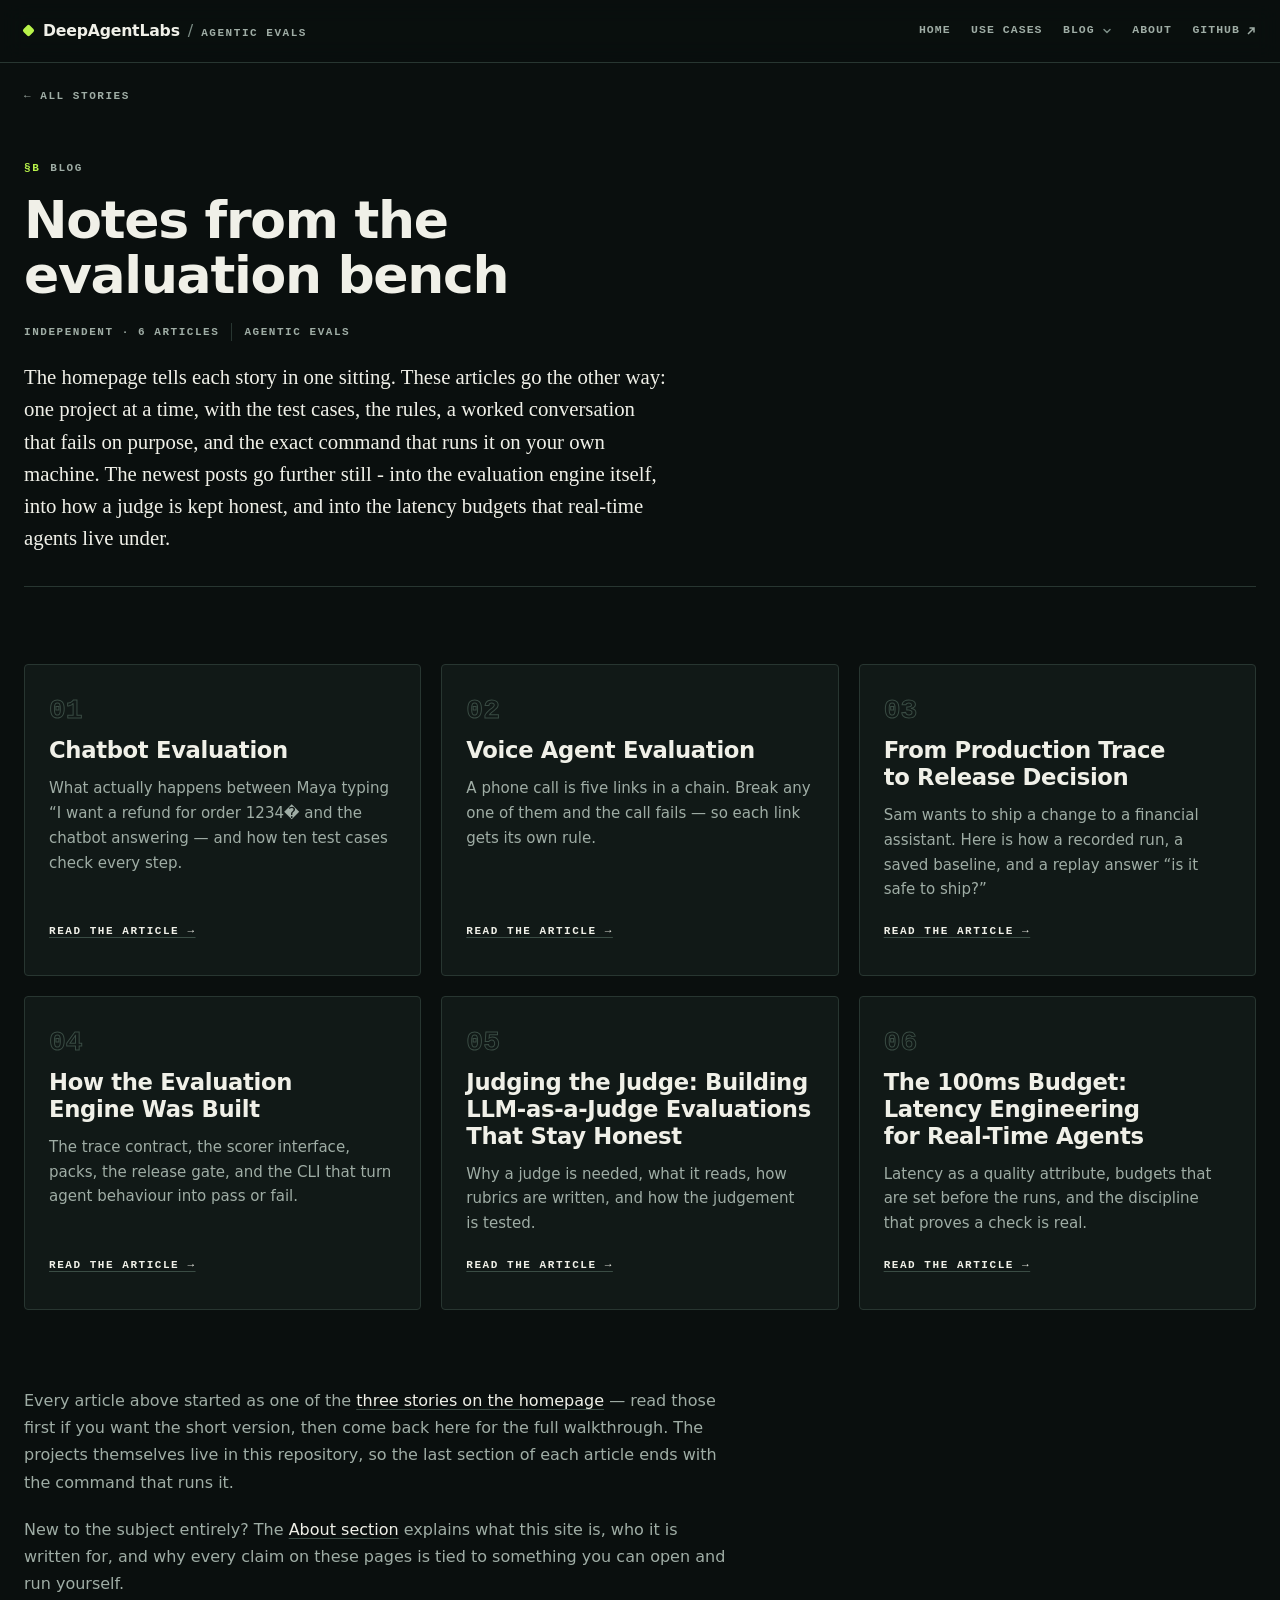
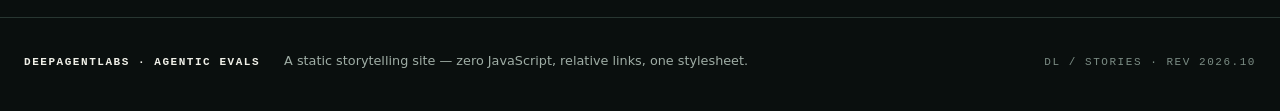
<file: blog/index.html>
<!DOCTYPE html>
<html lang="en">
<head>
<!-- ============================================================
     BLOG INDEX &mdash; lives in blog/, so every link is relative:
       stylesheet  &rarr; ../styles.css
       Home        &rarr; ../index.html
       Use Cases   &rarr; ../index.html#use-cases
       Blog        &rarr; index.html   (this page)
       About       &rarr; ../index.html#about
       GitHub      &rarr; external (the agentic-evals repository)
       Articles    &rarr; chatbot-evaluation.html
                      &rarr; voice-agent-evaluation.html
                      &rarr; production-trace-release-decision.html
                      &rarr; eval-engine.html
                      &rarr; judge-reliability.html
                      &rarr; latency-engineering.html
       Projects    &rarr; ../Chatbot-eval/index.html
                      &rarr; ../voice-agent-evals/index.html
                      &rarr; ../Production%20trace%20to%20release%20decision/index.html
       ZERO JavaScript: navigation is a native <details> drawer.
     ============================================================ -->
<meta charset="UTF-8">
<meta name="viewport" content="width=device-width, initial-scale=1.0">
<meta name="description" content="Six in-depth articles from the agentic-evals repository: how the evaluation engine was built, how an LLM judge is kept honest, and how real-time agents hold latency budgets - alongside the chatbot, voice, and release-decision deep dives.">
<title>Blog &middot; Agentic Evals</title>
<link rel="stylesheet" href="../styles.css">
</head>
<body>

<a class="skip-link" href="#main">Skip to main content</a>

<header class="site-header">
  <div class="wrap header-inner">
    <p class="brand">
      <span class="brand-name">DeepAgentLabs</span>
      <span class="brand-sep" aria-hidden="true">/</span>
      <span class="brand-sub">Agentic Evals</span>
    </p>

    <nav class="site-nav" aria-label="Primary">

      <!-- desktop navigation -->
      <ul class="nav-list nav-list--wide">
        <li><a class="nav-link" href="../index.html">Home</a></li>
        <li><a class="nav-link" href="../index.html#use-cases">Use Cases</a></li>
        <li class="nav-item--has-sub">
          <a class="nav-link nav-link--sub" href="index.html">Blog<svg class="chevron" width="10" height="10" viewBox="0 0 10 10" aria-hidden="true" focusable="false"><path d="M2 3.5 L5 6.5 L8 3.5" fill="none" stroke="currentColor" stroke-width="1.5" stroke-linecap="round" stroke-linejoin="round"/></svg></a>
          <ul class="nav-sub-list">
            <li><a class="nav-sub-link" href="index.html" aria-current="page">All posts</a></li>
            <li><a class="nav-sub-link" href="chatbot-evaluation.html">Chatbot Evaluation</a></li>
            <li><a class="nav-sub-link" href="voice-agent-evaluation.html">Voice Agent Evaluation</a></li>
            <li><a class="nav-sub-link" href="production-trace-release-decision.html">From Production Trace to Release Decision</a></li>
            <li><a class="nav-sub-link" href="eval-engine.html">How the Evaluation Engine Was Built</a></li>
            <li><a class="nav-sub-link" href="judge-reliability.html">Judging the Judge: Building LLM-as-a-Judge Evaluations That Stay Honest</a></li>
            <li><a class="nav-sub-link" href="latency-engineering.html">The 100ms Budget: Latency Engineering for Real-Time Agents</a></li>
          </ul>
        </li>
        <li><a class="nav-link" href="../index.html#about">About</a></li>
        <li>
          <a class="nav-link nav-link--ext"
             href="https://github.com/Aryaman431/agentic-evals"
             target="_blank"
             rel="noopener noreferrer"
             aria-label="Open the agentic-evals repository on GitHub � opens in a new tab">GitHub<svg class="arrow arrow--ur" width="10" height="10" viewBox="0 0 10 10" aria-hidden="true" focusable="false"><path d="M2 8 L8 2 M3.5 2 H8 V6.5" fill="none" stroke="currentColor" stroke-width="1.5"/></svg></a>
        </li>
      </ul>

      <!-- mobile navigation: native disclosure, no JavaScript -->
      <details class="nav-disclosure">
        <summary class="nav-summary">Menu<svg class="chevron" width="10" height="10" viewBox="0 0 10 10" aria-hidden="true" focusable="false"><path d="M2 3.5 L5 6.5 L8 3.5" fill="none" stroke="currentColor" stroke-width="1.5" stroke-linecap="round" stroke-linejoin="round"/></svg></summary>
        <ul class="nav-list nav-list--drawer">
          <li><a class="nav-link" href="../index.html">Home</a></li>
          <li><a class="nav-link" href="../index.html#use-cases">Use Cases</a></li>
          <li class="nav-item--has-sub">
            <a class="nav-link nav-link--sub" href="index.html">Blog<svg class="chevron" width="10" height="10" viewBox="0 0 10 10" aria-hidden="true" focusable="false"><path d="M2 3.5 L5 6.5 L8 3.5" fill="none" stroke="currentColor" stroke-width="1.5" stroke-linecap="round" stroke-linejoin="round"/></svg></a>
            <ul class="nav-sub-list">
              <li><a class="nav-sub-link" href="index.html" aria-current="page">All posts</a></li>
              <li><a class="nav-sub-link" href="chatbot-evaluation.html">Chatbot Evaluation</a></li>
              <li><a class="nav-sub-link" href="voice-agent-evaluation.html">Voice Agent Evaluation</a></li>
              <li><a class="nav-sub-link" href="production-trace-release-decision.html">From Production Trace to Release Decision</a></li>
              <li><a class="nav-sub-link" href="eval-engine.html">How the Evaluation Engine Was Built</a></li>
              <li><a class="nav-sub-link" href="judge-reliability.html">Judging the Judge: Building LLM-as-a-Judge Evaluations That Stay Honest</a></li>
              <li><a class="nav-sub-link" href="latency-engineering.html">The 100ms Budget: Latency Engineering for Real-Time Agents</a></li>
            </ul>
          </li>
          <li><a class="nav-link" href="../index.html#about">About</a></li>
          <li>
            <a class="nav-link nav-link--ext"
               href="https://github.com/Aryaman431/agentic-evals"
               target="_blank"
               rel="noopener noreferrer"
               aria-label="Open the agentic-evals repository on GitHub from the blog menu - opens in a new tab">GitHub<svg class="arrow arrow--ur" width="10" height="10" viewBox="0 0 10 10" aria-hidden="true" focusable="false"><path d="M2 8 L8 2 M3.5 2 H8 V6.5" fill="none" stroke="currentColor" stroke-width="1.5"/></svg></a>
          </li>
        </ul>
      </details>

    </nav>
  </div>
</header>

<main id="main">
  <div class="wrap">

    <a class="back-link" href="../index.html">&larr; All stories</a>

    <!-- ==========================================================
         ARTICLE HEADER
         ========================================================== -->
    <header class="article-header">
      <p class="eyebrow"><span class="eyebrow-mark" aria-hidden="true">&#167;B</span>Blog</p>

      <h1>Notes from the evaluation bench</h1>

      <p class="article-meta">
        <span>Independent &middot; 6 articles</span>
        <span>Agentic Evals</span>
      </p>

      <p class="article-lede">
        The homepage tells each story in one sitting. These articles go the other way:
        one project at a time, with the test cases, the rules, a worked conversation
        that fails on purpose, and the exact command that runs it on your own machine.
        The newest posts go further still - into the evaluation engine itself, into how a
        judge is kept honest, and into the latency budgets that real-time agents live under.
      </p>
    </header>

    <!-- ==========================================================
         THE ARTICLES
         ========================================================== -->
    <section class="article-section" aria-label="Articles">
      <div class="blog-grid">

        <article class="blog-card">
          <span class="blog-card-index" aria-hidden="true">01</span>
          <h2 class="blog-card-title">Chatbot Evaluation</h2>
          <p class="blog-card-desc">
            What actually happens between Maya typing &ldquo;I want a refund for order 1234�
            and the chatbot answering &mdash; and how ten test cases check every step.
          </p>
          <p class="blog-card-link"><a href="chatbot-evaluation.html">Read the article &rarr;</a></p>
        </article>

        <article class="blog-card">
          <span class="blog-card-index" aria-hidden="true">02</span>
          <h2 class="blog-card-title">Voice Agent Evaluation</h2>
          <p class="blog-card-desc">
            A phone call is five links in a chain. Break any one of them and the call
            fails &mdash; so each link gets its own rule.
          </p>
          <p class="blog-card-link"><a href="voice-agent-evaluation.html">Read the article &rarr;</a></p>
        </article>

        <article class="blog-card">
          <span class="blog-card-index" aria-hidden="true">03</span>
          <h2 class="blog-card-title">From Production Trace to Release Decision</h2>
          <p class="blog-card-desc">
            Sam wants to ship a change to a financial assistant. Here is how a recorded
            run, a saved baseline, and a replay answer &ldquo;is it safe to ship?&rdquo;
          </p>
          <p class="blog-card-link"><a href="production-trace-release-decision.html">Read the article &rarr;</a></p>
        </article>

        <article class="blog-card">
          <span class="blog-card-index" aria-hidden="true">04</span>
          <h2 class="blog-card-title">How the Evaluation Engine Was Built</h2>
          <p class="blog-card-desc">
            The trace contract, the scorer interface, packs, the release gate, and the CLI that turn
            agent behaviour into pass or fail.
          </p>
          <p class="blog-card-link"><a href="eval-engine.html">Read the article &rarr;</a></p>
        </article>

        <article class="blog-card">
          <span class="blog-card-index" aria-hidden="true">05</span>
          <h2 class="blog-card-title">Judging the Judge: Building LLM-as-a-Judge Evaluations That Stay Honest</h2>
          <p class="blog-card-desc">
            Why a judge is needed, what it reads, how rubrics are written, and how the judgement is
            tested.
          </p>
          <p class="blog-card-link"><a href="judge-reliability.html">Read the article &rarr;</a></p>
        </article>

        <article class="blog-card">
          <span class="blog-card-index" aria-hidden="true">06</span>
          <h2 class="blog-card-title">The 100ms Budget: Latency Engineering for Real-Time Agents</h2>
          <p class="blog-card-desc">
            Latency as a quality attribute, budgets that are set before the runs, and the discipline
            that proves a check is real.
          </p>
          <p class="blog-card-link"><a href="latency-engineering.html">Read the article &rarr;</a></p>
        </article>

      </div>
    </section>

    <!-- ==========================================================
         CLOSING
         ========================================================== -->
    <section class="article-section">
      <div class="prose">
        <p>
          Every article above started as one of the
          <a href="../index.html#use-cases">three stories on the homepage</a> &mdash; read
          those first if you want the short version, then come back here for the full
          walkthrough. The projects themselves live in this repository, so the last
          section of each article ends with the command that runs it.
        </p>
        <p>
          New to the subject entirely? The
          <a href="../index.html#about">About section</a> explains what this site is,
          who it is written for, and why every claim on these pages is tied to
          something you can open and run yourself.
        </p>
      </div>
    </section>

  </div>
</main>

<footer class="site-footer">
  <div class="wrap footer-inner">
    <p class="footer-brand">DeepAgentLabs &middot; Agentic Evals</p>
    <p class="footer-note">
      A static storytelling site &mdash; zero JavaScript, relative links, one stylesheet.
    </p>
    <p class="footer-meta" aria-hidden="true">DL / STORIES &middot; REV 2026.10</p>
  </div>
</footer>

</body>
</html>
</file>
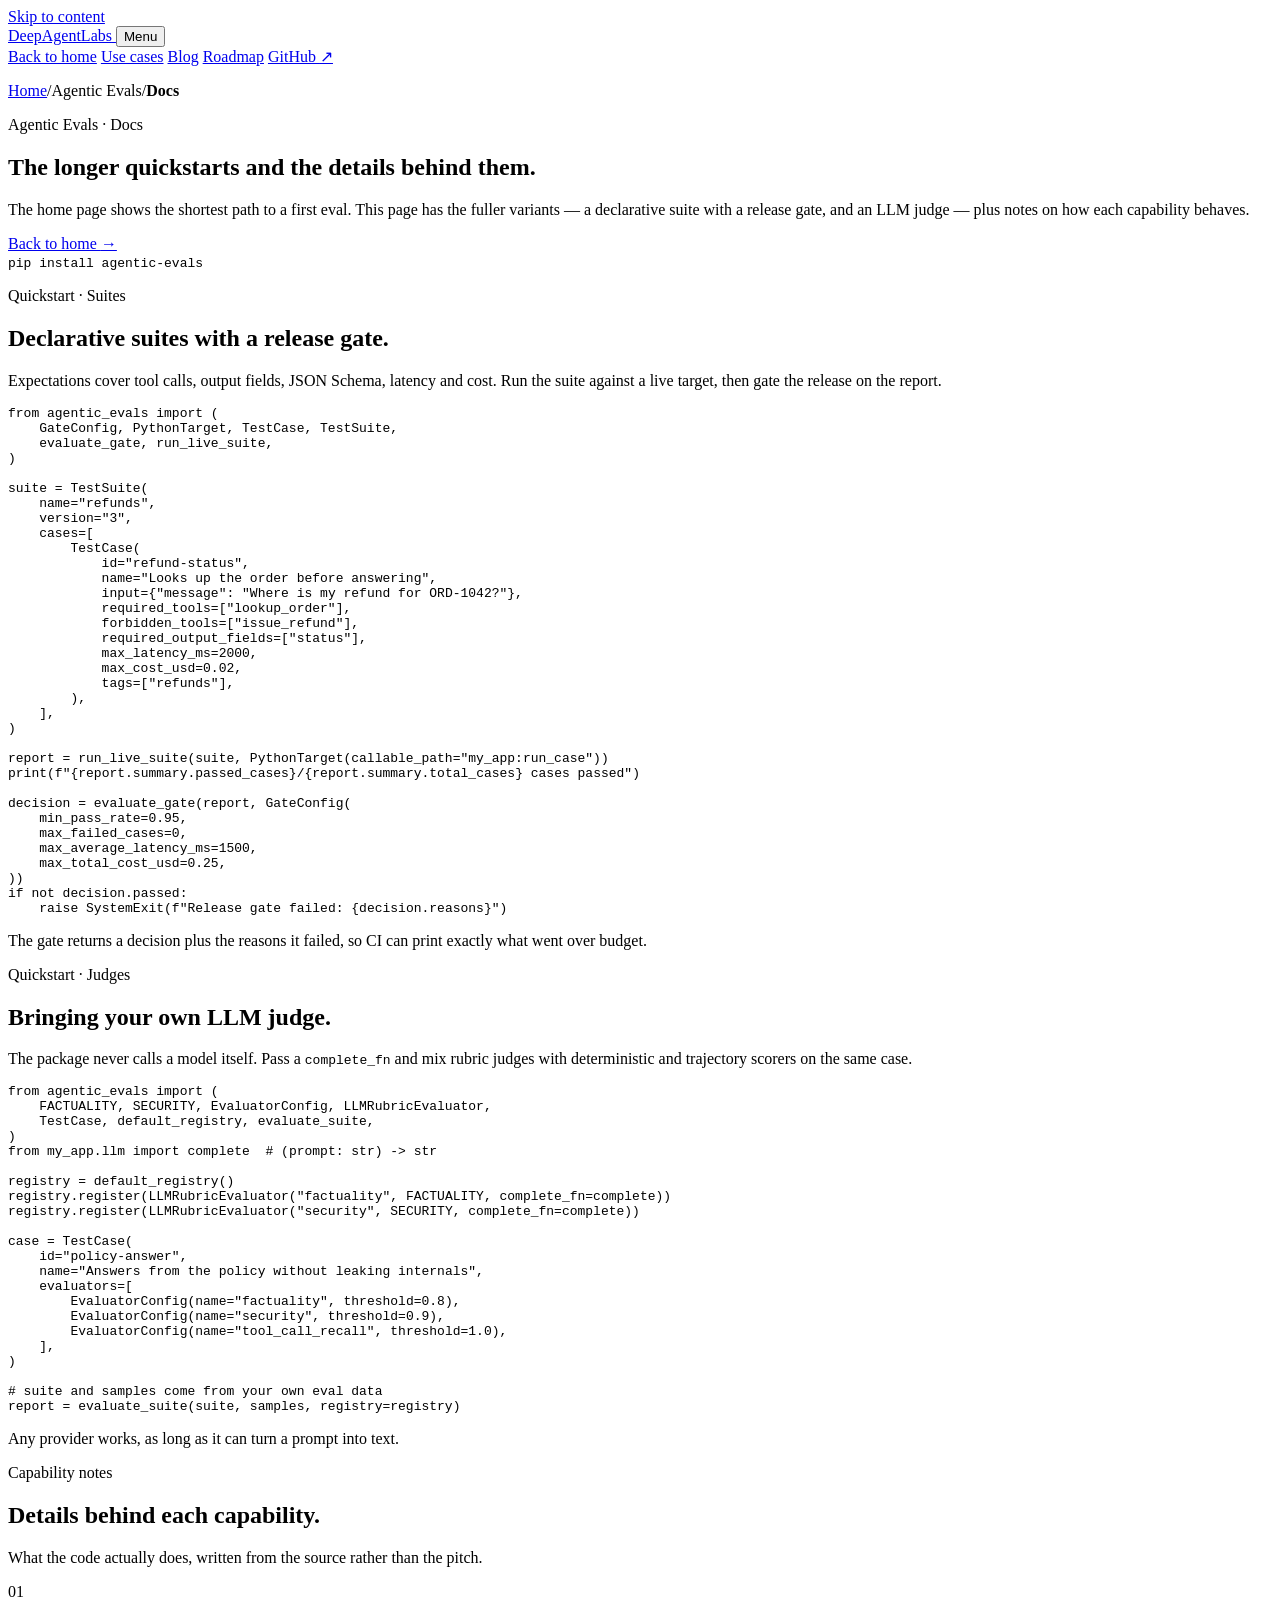
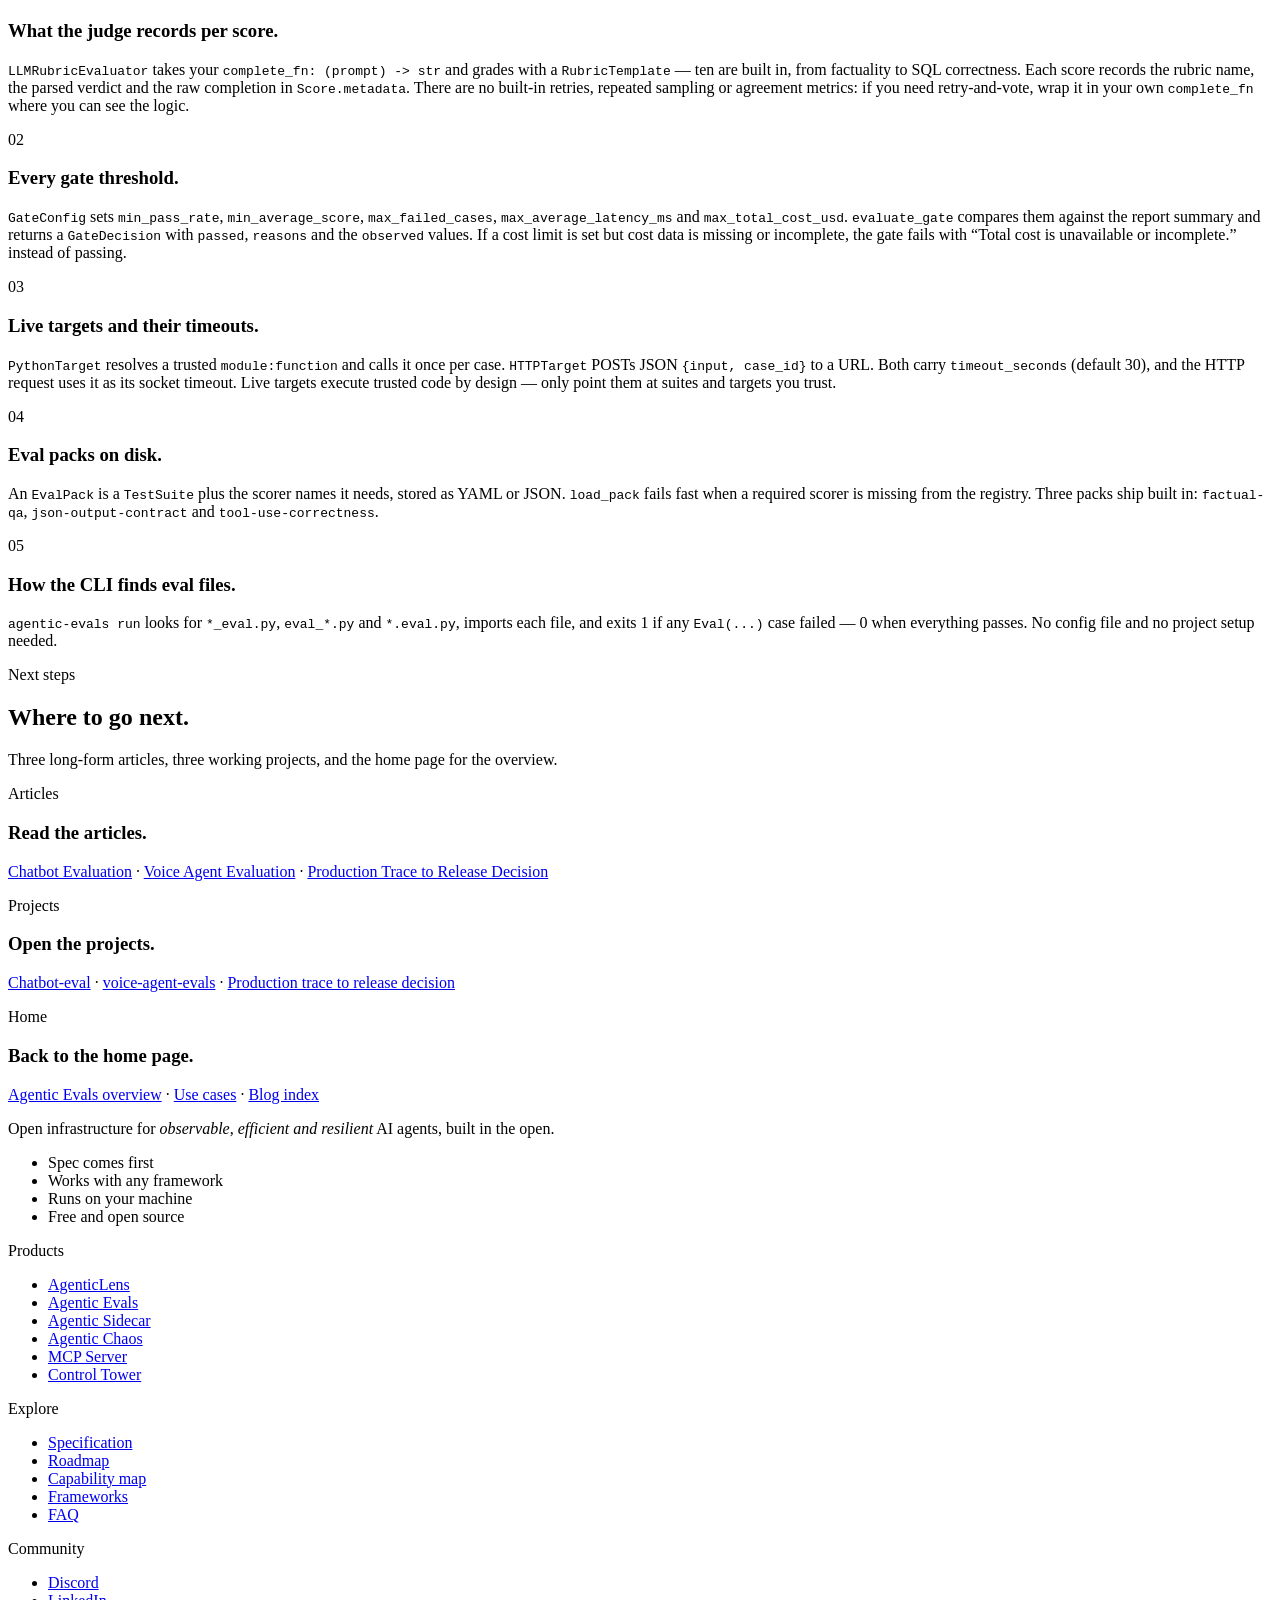
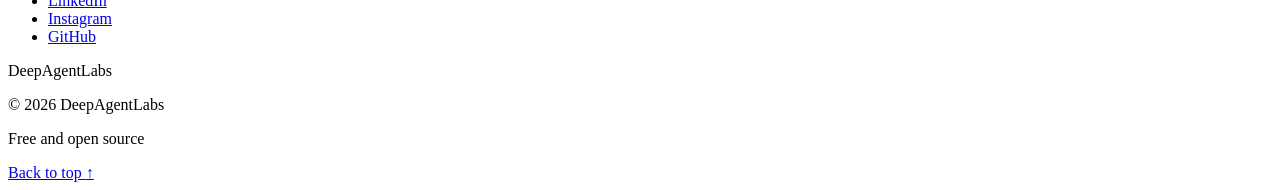
<file: docs/index.html>
<!doctype html>
<html lang="en">
<head>
  <meta charset="utf-8">
  <meta name="viewport" content="width=device-width, initial-scale=1">
  <meta name="description" content="Documentation for Agentic Evals: fuller quickstart variants, release-gate thresholds, live targets, eval packs and LLM judge notes.">
  <meta name="theme-color" content="#07110e">
  <meta property="og:title" content="Agentic Evals docs — DeepAgentLabs">
  <meta property="og:description" content="Documentation for Agentic Evals: fuller quickstart variants, release-gate thresholds, live targets, eval packs and LLM judge notes.">
  <meta property="og:type" content="website">
  <meta name="twitter:card" content="summary_large_image">
  <title>Agentic Evals docs — DeepAgentLabs</title>
  <link rel="icon" href="https://deepagentlabs.io/assets/img/dal-logo.png">
  <link rel="stylesheet" href="https://deepagentlabs.github.io/assets/css/styles.css">
  <link rel="stylesheet" href="https://deepagentlabs.github.io/assets/css/enhance.css">
  <link rel="stylesheet" href="https://deepagentlabs.github.io/assets/css/nav.css">
  <link rel="stylesheet" href="https://deepagentlabs.github.io/assets/css/theme.css">
  <link rel="stylesheet" href="https://deepagentlabs.github.io/assets/css/background.css">
  <link rel="stylesheet" href="https://deepagentlabs.github.io/assets/css/copy.css">
  <link rel="stylesheet" href="https://deepagentlabs.github.io/assets/css/polish.css">
  <link rel="stylesheet" href="https://deepagentlabs.github.io/assets/css/product.css">
  <link rel="stylesheet" href="https://deepagentlabs.github.io/assets/css/footer.css">
  <link rel="stylesheet" href="https://deepagentlabs.github.io/assets/css/beam.css">
  <link rel="stylesheet" href="https://deepagentlabs.github.io/assets/css/product-uniform.css">
  <link rel="stylesheet" href="https://deepagentlabs.github.io/assets/css/simulations.css">
  <script src="https://deepagentlabs.github.io/assets/js/site.js" defer></script>
  <script src="https://deepagentlabs.github.io/assets/js/nav.js" defer></script>
  <script src="https://deepagentlabs.github.io/assets/js/background.js" defer></script>
  <script src="https://deepagentlabs.github.io/assets/js/copy.js" defer></script>
  <script src="https://deepagentlabs.github.io/assets/js/product.js" defer></script>
</head>
<body class="product-page uniform-product" data-product="evals">
  <a class="skip-link" href="#main">Skip to content</a>
  <header class="site-header">
    <a class="brand" href="https://deepagentlabs.io/" aria-label="DeepAgentLabs home">
      <span class="brand-logo" aria-hidden="true"></span>
      <span>DeepAgentLabs</span>
    </a>
    <button class="nav-toggle" type="button" aria-expanded="false" aria-controls="site-nav">Menu</button>
    <nav id="site-nav" aria-label="Primary navigation">
      <a href="../index.html">Back to home</a>
      <a href="../index.html#use-cases">Use cases</a>
      <a href="../blog/index.html">Blog</a>
      <a href="https://deepagentlabs.io/roadmap.html">Roadmap</a>
      <a class="nav-cta" href="https://github.com/DeepAgentLabs/agentic-evals" target="_blank" rel="noopener noreferrer">GitHub <span aria-hidden="true">↗</span></a>
    </nav>
  </header>

  <main id="main">
    <section class="pp-hero pp-enter" id="top">
      <div class="pp-hero-copy">
        <p class="pp-crumbs"><a href="../index.html">Home</a><span aria-hidden="true">/</span><span>Agentic Evals</span><span aria-hidden="true">/</span><b>Docs</b></p>
        <p class="section-label">Agentic Evals · Docs</p>
        <h1>The longer quickstarts and the <span class="hl">details behind them</span>.</h1>
        <p class="pp-lede">The home page shows the shortest path to a first eval. This page has the fuller variants — a declarative suite with a release gate, and an LLM judge — plus notes on how each capability behaves.</p>
        <div class="hero-actions"><a class="button button-primary" href="../index.html">Back to home <span aria-hidden="true">→</span></a></div>
        <code class="tl-pip pp-pip">pip install agentic-evals</code>
      </div>
    </section>

    <div class="product-content">

    <section id="suite">
      <div class="shell">
        <div class="section-heading">
          <div>
            <p class="section-label mono">Quickstart · Suites</p>
            <h2>Declarative suites with a <span class="hl">release gate</span>.</h2>
          </div>
          <p>Expectations cover tool calls, output fields, JSON Schema, latency and cost. Run the suite against a live target, then gate the release on the report.</p>
        </div>

        <div class="code-panel">
<pre><code><span class="tok-k">from</span> agentic_evals <span class="tok-k">import</span> (
    GateConfig, PythonTarget, TestCase, TestSuite,
    evaluate_gate, run_live_suite,
)

suite = TestSuite(
    name=<span class="tok-s">"refunds"</span>,
    version=<span class="tok-s">"3"</span>,
    cases=[
        TestCase(
            id=<span class="tok-s">"refund-status"</span>,
            name=<span class="tok-s">"Looks up the order before answering"</span>,
            input={<span class="tok-s">"message"</span>: <span class="tok-s">"Where is my refund for ORD-1042?"</span>},
            required_tools=[<span class="tok-s">"lookup_order"</span>],
            forbidden_tools=[<span class="tok-s">"issue_refund"</span>],
            required_output_fields=[<span class="tok-s">"status"</span>],
            max_latency_ms=<span class="tok-s">2000</span>,
            max_cost_usd=<span class="tok-s">0.02</span>,
            tags=[<span class="tok-s">"refunds"</span>],
        ),
    ],
)

report = run_live_suite(suite, PythonTarget(callable_path=<span class="tok-s">"my_app:run_case"</span>))
<span class="tok-k">print</span>(<span class="tok-s">f"</span>{report.summary.passed_cases}<span class="tok-s">/</span>{report.summary.total_cases}<span class="tok-s"> cases passed"</span>)

decision = evaluate_gate(report, GateConfig(
    min_pass_rate=<span class="tok-s">0.95</span>,
    max_failed_cases=<span class="tok-s">0</span>,
    max_average_latency_ms=<span class="tok-s">1500</span>,
    max_total_cost_usd=<span class="tok-s">0.25</span>,
))
<span class="tok-k">if not</span> decision.passed:
    <span class="tok-k">raise</span> SystemExit(<span class="tok-s">f"Release gate failed: </span>{decision.reasons}<span class="tok-s">"</span>)</code></pre>
        </div>

        <p>The gate returns a decision plus the reasons it failed, so CI can print exactly what went over budget.</p>
      </div>
    </section>

    <section id="judge">
      <div class="shell">
        <div class="section-heading">
          <div>
            <p class="section-label mono">Quickstart · Judges</p>
            <h2>Bringing your own <span class="hl">LLM judge</span>.</h2>
          </div>
          <p>The package never calls a model itself. Pass a <code>complete_fn</code> and mix rubric judges with deterministic and trajectory scorers on the same case.</p>
        </div>

        <div class="code-panel">
<pre><code><span class="tok-k">from</span> agentic_evals <span class="tok-k">import</span> (
    FACTUALITY, SECURITY, EvaluatorConfig, LLMRubricEvaluator,
    TestCase, default_registry, evaluate_suite,
)
<span class="tok-k">from</span> my_app.llm <span class="tok-k">import</span> complete  <span class="tok-c"># (prompt: str) -&gt; str</span>

registry = default_registry()
registry.register(LLMRubricEvaluator(<span class="tok-s">"factuality"</span>, FACTUALITY, complete_fn=complete))
registry.register(LLMRubricEvaluator(<span class="tok-s">"security"</span>, SECURITY, complete_fn=complete))

case = TestCase(
    id=<span class="tok-s">"policy-answer"</span>,
    name=<span class="tok-s">"Answers from the policy without leaking internals"</span>,
    evaluators=[
        EvaluatorConfig(name=<span class="tok-s">"factuality"</span>, threshold=<span class="tok-s">0.8</span>),
        EvaluatorConfig(name=<span class="tok-s">"security"</span>, threshold=<span class="tok-s">0.9</span>),
        EvaluatorConfig(name=<span class="tok-s">"tool_call_recall"</span>, threshold=<span class="tok-s">1.0</span>),
    ],
)

<span class="tok-c"># suite and samples come from your own eval data</span>
report = evaluate_suite(suite, samples, registry=registry)</code></pre>
        </div>

        <p>Any provider works, as long as it can turn a prompt into text.</p>
      </div>
    </section>

    <section id="notes">
      <div class="shell">
        <div class="section-heading">
          <div>
            <p class="section-label mono">Capability notes</p>
            <h2>Details behind each <span class="hl">capability</span>.</h2>
          </div>
          <p>What the code actually does, written from the source rather than the pitch.</p>
        </div>

        <div class="grid">
          <article class="cell">
            <span class="index">01</span>
            <h3>What the judge records <span class="hl">per score</span>.</h3>
            <p><code>LLMRubricEvaluator</code> takes your <code>complete_fn: (prompt) -&gt; str</code> and grades with a <code>RubricTemplate</code> — ten are built in, from factuality to SQL correctness. Each score records the rubric name, the parsed verdict and the raw completion in <code>Score.metadata</code>. There are no built-in retries, repeated sampling or agreement metrics: if you need retry-and-vote, wrap it in your own <code>complete_fn</code> where you can see the logic.</p>
          </article>
          <article class="cell">
            <span class="index">02</span>
            <h3>Every gate <span class="hl">threshold</span>.</h3>
            <p><code>GateConfig</code> sets <code>min_pass_rate</code>, <code>min_average_score</code>, <code>max_failed_cases</code>, <code>max_average_latency_ms</code> and <code>max_total_cost_usd</code>. <code>evaluate_gate</code> compares them against the report summary and returns a <code>GateDecision</code> with <code>passed</code>, <code>reasons</code> and the <code>observed</code> values. If a cost limit is set but cost data is missing or incomplete, the gate fails with “Total cost is unavailable or incomplete.” instead of passing.</p>
          </article>
          <article class="cell">
            <span class="index">03</span>
            <h3>Live targets and their <span class="hl">timeouts</span>.</h3>
            <p><code>PythonTarget</code> resolves a trusted <code>module:function</code> and calls it once per case. <code>HTTPTarget</code> POSTs JSON <code>{input, case_id}</code> to a URL. Both carry <code>timeout_seconds</code> (default 30), and the HTTP request uses it as its socket timeout. Live targets execute trusted code by design — only point them at suites and targets you trust.</p>
          </article>
          <article class="cell">
            <span class="index">04</span>
            <h3>Eval packs on <span class="hl">disk</span>.</h3>
            <p>An <code>EvalPack</code> is a <code>TestSuite</code> plus the scorer names it needs, stored as YAML or JSON. <code>load_pack</code> fails fast when a required scorer is missing from the registry. Three packs ship built in: <code>factual-qa</code>, <code>json-output-contract</code> and <code>tool-use-correctness</code>.</p>
          </article>
          <article class="cell">
            <span class="index">05</span>
            <h3>How the CLI finds <span class="hl">eval files</span>.</h3>
            <p><code>agentic-evals run</code> looks for <code>*_eval.py</code>, <code>eval_*.py</code> and <code>*.eval.py</code>, imports each file, and exits 1 if any <code>Eval(...)</code> case failed — 0 when everything passes. No config file and no project setup needed.</p>
          </article>
        </div>
      </div>
    </section>

    <section id="next">
      <div class="shell">
        <div class="section-heading">
          <div>
            <p class="section-label mono">Next steps</p>
            <h2>Where to go <span class="hl">next</span>.</h2>
          </div>
          <p>Three long-form articles, three working projects, and the home page for the overview.</p>
        </div>

        <div class="grid">
          <article class="cell">
            <span class="index">Articles</span>
            <h3>Read the <span class="hl">articles</span>.</h3>
            <p>
              <a href="../blog/chatbot-evaluation.html">Chatbot Evaluation</a> ·
              <a href="../blog/voice-agent-evaluation.html">Voice Agent Evaluation</a> ·
              <a href="../blog/production-trace-release-decision.html">Production Trace to Release Decision</a>
            </p>
          </article>
          <article class="cell">
            <span class="index">Projects</span>
            <h3>Open the <span class="hl">projects</span>.</h3>
            <p>
              <a href="../Chatbot-eval/index.html">Chatbot-eval</a> ·
              <a href="../voice-agent-evals/index.html">voice-agent-evals</a> ·
              <a href="../Production%20trace%20to%20release%20decision/index.html">Production trace to release decision</a>
            </p>
          </article>
          <article class="cell">
            <span class="index">Home</span>
            <h3>Back to the <span class="hl">home page</span>.</h3>
            <p>
              <a href="../index.html">Agentic Evals overview</a> ·
              <a href="../index.html#use-cases">Use cases</a> ·
              <a href="../blog/index.html">Blog index</a>
            </p>
          </article>
        </div>
      </div>
    </section>

    </div>
  </main>

  <footer class="site-footer">
    <div class="ft-inner">
      <div class="ft-about">
        <p class="ft-statement">Open infrastructure for <em>observable, efficient and resilient</em> AI agents, built in the open.</p>
        <ul class="ft-values" aria-label="Principles"><li>Spec comes first</li><li>Works with any framework</li><li>Runs on your machine</li><li>Free and open source</li></ul>
      </div>
      <nav class="ft-col" aria-label="Products"><p class="ft-title">Products</p><ul><li><a href="https://github.com/DeepAgentLabs/agenticlens" target="_blank" rel="noopener noreferrer">AgenticLens</a></li><li><a href="https://github.com/DeepAgentLabs/agentic-evals" target="_blank" rel="noopener noreferrer">Agentic Evals</a></li><li><a href="https://github.com/DeepAgentLabs/agentic-sidecar" target="_blank" rel="noopener noreferrer">Agentic Sidecar</a></li><li><a href="https://github.com/DeepAgentLabs/agentic-chaos" target="_blank" rel="noopener noreferrer">Agentic Chaos</a></li><li><a href="https://github.com/DeepAgentLabs/mcp-server" target="_blank" rel="noopener noreferrer">MCP Server</a></li><li><a href="https://github.com/DeepAgentLabs/agenticops-control-tower" target="_blank" rel="noopener noreferrer">Control Tower</a></li></ul></nav>
      <nav class="ft-col" aria-label="Explore"><p class="ft-title">Explore</p><ul><li><a href="https://github.com/DeepAgentLabs/ai-operations-spec" target="_blank" rel="noopener noreferrer">Specification</a></li><li><a href="https://deepagentlabs.io/roadmap.html">Roadmap</a></li><li><a href="https://deepagentlabs.io/#architecture">Capability map</a></li><li><a href="https://deepagentlabs.io/#dashboards">Frameworks</a></li><li><a href="https://deepagentlabs.io/#faq">FAQ</a></li></ul></nav>
      <nav class="ft-col" aria-label="Community"><p class="ft-title">Community</p><ul><li><a href="https://discord.gg/fEqPFWgcDG" target="_blank" rel="noopener noreferrer"><i class="fa-brands fa-discord" aria-hidden="true"></i> Discord</a></li><li><a href="https://www.linkedin.com/company/deepagentlabs" target="_blank" rel="noopener noreferrer"><i class="fa-brands fa-linkedin-in" aria-hidden="true"></i> LinkedIn</a></li><li><a href="https://www.instagram.com/deepagentlabs.io" target="_blank" rel="noopener noreferrer"><i class="fa-brands fa-instagram" aria-hidden="true"></i> Instagram</a></li><li><a href="https://github.com/DeepAgentLabs" target="_blank" rel="noopener noreferrer"><i class="fa-brands fa-github" aria-hidden="true"></i> GitHub</a></li></ul></nav>
    </div>
    <div class="ft-word" aria-hidden="true"><span class="ft-word-text"><span class="ft-w1">DeepAgent</span><span class="ft-w2">Labs</span></span></div>
    <div class="ft-bottom">
      <p>© <span id="year">2026</span> DeepAgentLabs</p>
      <p class="ft-status"><i aria-hidden="true"></i>Free and open source</p>
      <a class="ft-top" href="#main">Back to top <span aria-hidden="true">↑</span></a>
    </div>
  </footer>
</body>
</html>
</file>
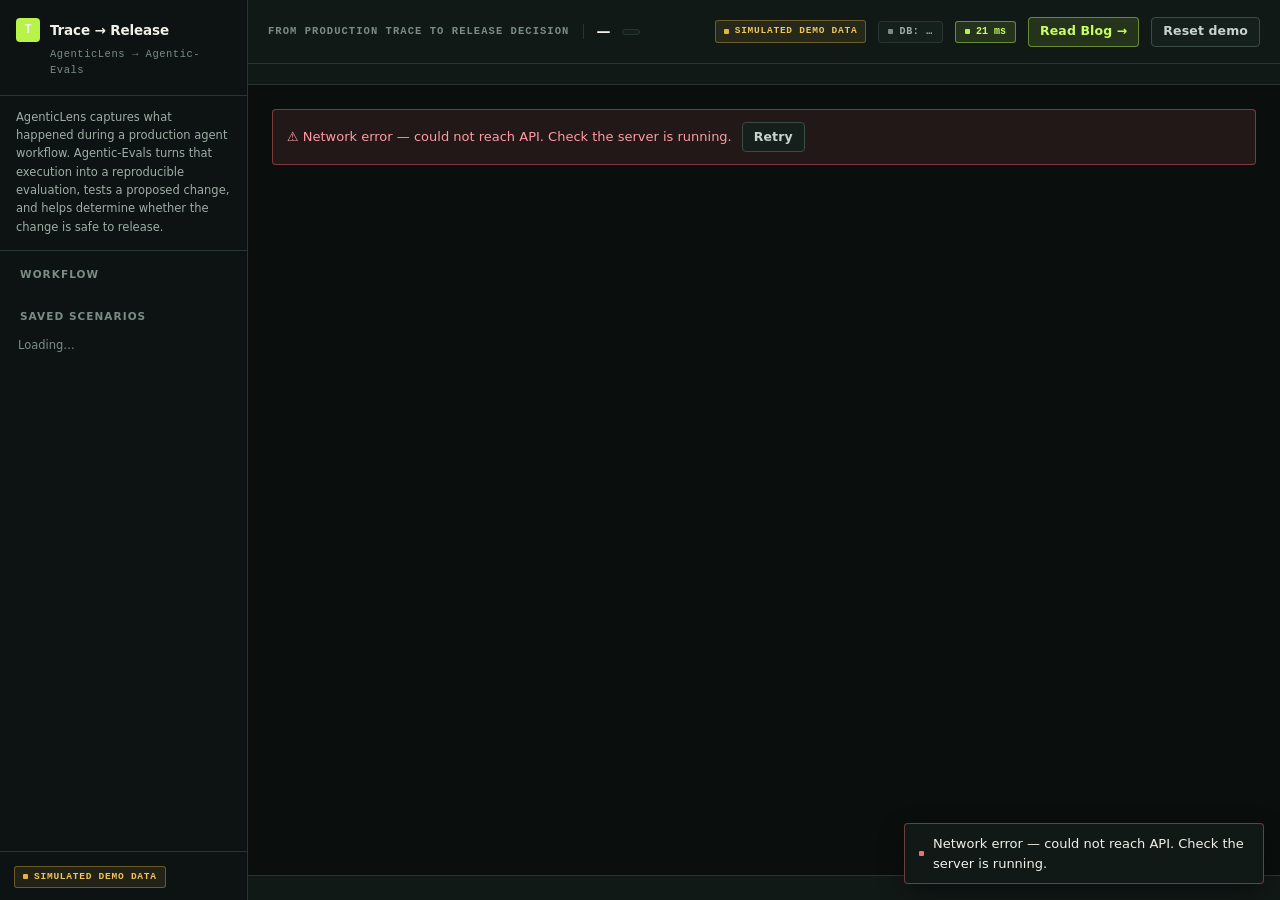
<file: Production trace to release decision/index.html>
<!DOCTYPE html>
<html lang="en">
<head>
<meta charset="UTF-8">
<meta name="viewport" content="width=device-width, initial-scale=1.0">
<meta name="color-scheme" content="dark">
<title>From Production Trace to Release Decision · AgenticLens → Agentic-Evals</title>
<style>
/* ============================================================
   DESIGN SYSTEM - Production Trace to Release Decision
   Professional observability console.
   Restrained neutral surfaces, hairline 1px borders, one accent,
   8px spacing rhythm, 4-6px radii, tabular numerics.
   Views covered: shell chrome (sidebar/header/steps/botbar),
   stage 1 trace explorer, stage 2 AI Ops spec, stage 3 baseline
   scorecards, stage 4 release comparison, stage 5 decision.
   ============================================================ */
:root {
  --bg: #0A0F0E;
  --panel: #111917;
  --panel-2: #15201D;
  --panel-3: #1B2623;
  --chrome: #0D1312;
  --line: #283631;
  --line-2: #3A4C44;
  --text: #F0F0E8;
  --text-2: #C9D3CD;
  --muted: #9FADA5;
  --dim: #7B8C84;

  --accent: #B8F34A;
  --accent-hover: #C8FF5E;
  --accent-text: #C8FF5E;
  --accent-soft: rgba(184, 243, 74, 0.12);
  --accent-line: rgba(184, 243, 74, 0.45);

  --green: #5CD6B8;
  --green-text: #8FE8D2;
  --green-soft: rgba(92, 214, 184, 0.10);
  --green-line: rgba(92, 214, 184, 0.38);

  --red: #f86974;
  --red-text: #ff9ba4;
  --red-soft: rgba(248, 105, 116, 0.10);
  --red-line: rgba(248, 105, 116, 0.42);

  --amber: #e3b341;
  --amber-text: #f0c55b;
  --amber-soft: rgba(227, 179, 65, 0.10);
  --amber-line: rgba(227, 179, 65, 0.38);

  /* aliases referenced by script-generated inline styles */
  --cyan: #5CD6B8;
  --faint: #7B8C84;
  --border: #283631;
  --nested: #15201D;

  --mono: ui-monospace, "Cascadia Code", "Cascadia Mono", SFMono-Regular, Menlo, Consolas, "Liberation Mono", monospace;
  --sans: system-ui, -apple-system, "Segoe UI", Roboto, "Helvetica Neue", Arial, sans-serif;
  --r: 6px;
  --r-sm: 4px;
  --r-xs: 3px;
  --t: 130ms ease;
}

*, *::before, *::after { box-sizing: border-box; margin: 0; padding: 0; }
html, body { height: 100%; overflow: hidden; }
body {
  background: var(--bg);
  color: var(--text);
  font-family: var(--sans);
  font-size: 14px;
  line-height: 1.5;
  font-variant-numeric: tabular-nums;
  -webkit-font-smoothing: antialiased;
  -moz-osx-font-smoothing: grayscale;
}
button, input, select, textarea { font: inherit; color: inherit; }
a { color: inherit; text-decoration: none; }
::selection { background: rgba(184, 243, 74, 0.35); }
:focus-visible { outline: 2px solid var(--accent-text); outline-offset: 2px; border-radius: 2px; }

/* Scrollbar */
::-webkit-scrollbar { width: 9px; height: 9px; }
::-webkit-scrollbar-track { background: transparent; }
::-webkit-scrollbar-thumb { background: #283631; border-radius: 4px; }
::-webkit-scrollbar-thumb:hover { background: #3A4C44; }

/* ---------- Shell layout ---------- */
.shell {
  display: grid;
  grid-template-columns: 248px minmax(0, 1fr);
  grid-template-rows: 64px minmax(0, 1fr);
  height: 100vh;
  overflow: hidden;
}

/* ---------- Sidebar ---------- */
.sidebar {
  grid-row: 1 / span 2;
  background: var(--chrome);
  border-right: 1px solid var(--line);
  display: flex;
  flex-direction: column;
  overflow: hidden;
  min-width: 0;
}
.sb-brand { padding: 18px 16px 16px; border-bottom: 1px solid var(--line); }
.sb-mark { display: flex; align-items: center; gap: 10px; font-size: 13.5px; font-weight: 650; letter-spacing: -0.01em; color: var(--text); }
.sb-logo {
  width: 24px; height: 24px; border-radius: var(--r-sm);
  background: var(--accent); color: var(--accent-ink);
  display: flex; align-items: center; justify-content: center;
  font-family: var(--mono); font-size: 12px; font-weight: 700; flex-shrink: 0;
}
.sb-sub { font-family: var(--mono); font-size: 10.5px; letter-spacing: 0.05em; color: var(--dim); margin-top: 5px; padding-left: 34px; }
.sb-story { font-size: 11.5px; color: var(--muted); line-height: 1.6; padding: 12px 16px 14px; border-bottom: 1px solid var(--line); }
.sb-scroll { flex: 1; overflow-y: auto; padding: 16px 12px; min-height: 0; }
.sb-label { font-size: 10.5px; font-weight: 650; text-transform: uppercase; letter-spacing: 0.1em; color: var(--dim); padding: 0 8px 8px; }
.sb-item {
  display: flex; align-items: center; gap: 9px; width: 100%; text-align: left;
  padding: 8px 10px; border-radius: var(--r-sm); border: none; background: none;
  color: var(--muted); font-size: 13px; cursor: pointer;
  transition: background var(--t), color var(--t);
}
.sb-item:hover { background: var(--panel-2); color: var(--text); }
.sb-item.active { background: var(--accent-soft); color: var(--text); box-shadow: inset 2px 0 0 var(--accent); }
.sb-item.done { color: var(--text-2); }
.sb-dot { width: 7px; height: 7px; border-radius: 2px; flex-shrink: 0; background: var(--line-2); }
.sb-dot.done { background: var(--green); }
.sb-dot.active { background: var(--accent); }
.sb-dot.todo { background: var(--line-2); }
.sb-num {
  width: 18px; height: 18px; border-radius: var(--r-xs);
  background: var(--panel-2); border: 1px solid var(--line);
  display: flex; align-items: center; justify-content: center; flex-shrink: 0;
  font-family: var(--mono); font-size: 10.5px; color: var(--dim);
}
.sb-item.active .sb-num { background: var(--accent-soft); border-color: var(--accent-line); color: var(--accent-text); }
.sb-item.done .sb-num { background: var(--green-soft); border-color: var(--green-line); color: var(--green-text); }
.sb-scen {
  display: block; width: 100%; text-align: left; padding: 8px 10px;
  border-radius: var(--r-sm); border: none; background: none; cursor: pointer;
  color: var(--muted); font-size: 13px; line-height: 1.4;
  transition: background var(--t), color var(--t);
}
.sb-scen:hover { background: var(--panel-2); color: var(--text); }
.sb-scen.active { background: var(--accent-soft); color: var(--text); box-shadow: inset 2px 0 0 var(--accent); }
.sb-scen small { display: block; font-family: var(--mono); font-size: 10.5px; color: var(--dim); margin-top: 2px; }
.sb-foot { padding: 12px 14px; border-top: 1px solid var(--line); }

/* Simulated-data chip */
.sim-chip {
  display: inline-flex; align-items: center; gap: 6px;
  font-family: var(--mono); font-size: 9.5px; font-weight: 700;
  text-transform: uppercase; letter-spacing: 0.08em;
  color: var(--amber-text); background: var(--amber-soft);
  border: 1px solid var(--amber-line); border-radius: var(--r-xs);
  padding: 3px 8px; white-space: nowrap;
}
.sim-chip::before { content: ""; width: 5px; height: 5px; border-radius: 1px; background: var(--amber); flex-shrink: 0; }

/* ---------- Header ---------- */
.header {
  display: flex; align-items: center; gap: 12px;
  padding: 0 20px; background: var(--panel);
  border-bottom: 1px solid var(--line); z-index: 10; min-width: 0;
}
.hd-kicker {
  font-family: var(--mono); font-size: 10.5px; font-weight: 700;
  text-transform: uppercase; letter-spacing: 0.1em; color: var(--dim);
  white-space: nowrap; border-right: 1px solid var(--line);
  padding-right: 14px; flex-shrink: 0;
}
.hd-name {
  font-size: 14px; font-weight: 600; color: var(--text);
  white-space: nowrap; overflow: hidden; text-overflow: ellipsis;
  max-width: 320px; min-width: 0;
}
.hd-id {
  font-family: var(--mono); font-size: 11px; color: var(--muted);
  background: var(--panel-2); border: 1px solid var(--line);
  border-radius: var(--r-xs); padding: 2px 8px;
  max-width: 170px; overflow: hidden; text-overflow: ellipsis;
  white-space: nowrap; flex-shrink: 0;
}
.hd-spacer { flex: 1; min-width: 8px; }
.chip {
  display: inline-flex; align-items: center; gap: 6px; height: 22px; padding: 0 9px;
  font-family: var(--mono); font-size: 10px; font-weight: 700;
  text-transform: uppercase; letter-spacing: 0.07em;
  border: 1px solid var(--line); background: var(--panel-2); color: var(--muted);
  border-radius: var(--r-xs); white-space: nowrap; flex-shrink: 0;
}
.chip::before { content: ""; width: 5px; height: 5px; border-radius: 1px; background: var(--dim); flex-shrink: 0; }
.chip.ok { color: var(--green-text); border-color: var(--green-line); background: var(--green-soft); }
.chip.ok::before { background: var(--green); }
.chip.warn { color: var(--amber-text); border-color: var(--amber-line); background: var(--amber-soft); }
.chip.warn::before { background: var(--amber); }
.chip.bad { color: var(--red-text); border-color: var(--red-line); background: var(--red-soft); }
.chip.bad::before { background: var(--red); }
.chip.lat {
  color: var(--accent-text); border-color: var(--accent-line); background: var(--accent-soft);
  font-weight: 600; text-transform: none; letter-spacing: 0;
}
.chip.lat::before { background: var(--accent); }

/* ---------- Buttons ---------- */
.btn {
  display: inline-flex; align-items: center; justify-content: center; gap: 7px;
  height: 34px; padding: 0 14px; border-radius: var(--r-sm);
  border: 1px solid transparent; cursor: pointer;
  font-size: 13px; font-weight: 600; letter-spacing: 0.01em;
  white-space: nowrap;
  transition: background var(--t), border-color var(--t), color var(--t);
}
.btn:focus-visible { outline: 2px solid var(--accent-text); outline-offset: 2px; }
.btn.primary { background: var(--accent); border-color: var(--accent); color: var(--accent-ink); }
.btn.primary:hover:not(:disabled) { background: var(--accent-hover); border-color: var(--accent-hover); }
.btn.ghost { background: var(--panel-2); border-color: var(--line-2); color: var(--text-2); }
.btn.ghost:hover:not(:disabled) { background: var(--panel-3); border-color: #3A4C44; color: var(--text); }
.btn:disabled { opacity: 0.45; cursor: not-allowed; }
.btn.sm { height: 30px; padding: 0 11px; font-size: 12.5px; }
.btn-blog {
  white-space: nowrap; color: var(--accent-text);
  border: 1px solid var(--accent-line); background: var(--accent-soft);
}
.btn-blog:hover:not(:disabled) { background: rgba(184, 243, 74, 0.18); border-color: var(--accent); color: #C8FF5E; }

/* ---------- Main column ---------- */
.main-col { display: flex; flex-direction: column; overflow: hidden; background: var(--bg); min-width: 0; }

/* Progress steps (workflow / status strip) */
.steps {
  display: flex; align-items: center; gap: 6px;
  padding: 10px 24px; background: var(--panel);
  border-bottom: 1px solid var(--line); overflow-x: auto; flex-shrink: 0;
}
.step {
  display: flex; align-items: center; gap: 8px; height: 30px; padding: 0 12px;
  border-radius: var(--r-sm); border: 1px solid transparent; background: none;
  color: var(--dim); font-size: 12.5px; font-weight: 600; white-space: nowrap;
  cursor: pointer; transition: background var(--t), color var(--t), border-color var(--t);
}
.step:hover { background: var(--panel-2); color: var(--muted); }
.step.active { background: var(--accent-soft); border-color: var(--accent-line); color: var(--accent-text); }
.step.done { color: var(--green-text); }
.step.done:hover { background: var(--green-soft); color: var(--green-text); }
.step-dot { width: 6px; height: 6px; border-radius: 2px; background: currentColor; opacity: 0.75; }
.step-num { font-family: var(--mono); font-size: 11px; opacity: 0.8; }
.step-line { width: 20px; height: 1px; background: var(--line-2); flex-shrink: 0; }
.step-line.done { background: var(--green-line); }

/* Stage scroll area */
.stage-area { flex: 1; overflow-y: auto; padding: 24px 24px 32px; min-height: 0; }

/* Bottom bar */
.botbar {
  display: flex; align-items: center; gap: 10px;
  padding: 12px 24px; background: var(--panel);
  border-top: 1px solid var(--line); flex-shrink: 0;
}
.botbar-spacer { flex: 1; }

/* ---------- Shared components ---------- */
.panel { background: var(--panel); border: 1px solid var(--line); border-radius: var(--r); }
.panel-nested { background: var(--panel-2); border: 1px solid var(--line); border-radius: var(--r-sm); }
.stage-title { font-size: 24px; font-weight: 650; letter-spacing: -0.02em; line-height: 1.25; color: var(--text); }
.stage-sub { font-size: 13.5px; color: var(--muted); margin: 6px 0 20px; max-width: 76ch; line-height: 1.55; }
.mono { font-family: var(--mono); }
.section-label {
  font-size: 11px; font-weight: 650; text-transform: uppercase;
  letter-spacing: 0.1em; color: var(--dim); margin-bottom: 8px;
}
.pill {
  display: inline-flex; align-items: center; gap: 4px;
  font-family: var(--mono); font-size: 10px; font-weight: 700;
  text-transform: uppercase; letter-spacing: 0.06em;
  border-radius: var(--r-xs); padding: 2px 8px;
  border: 1px solid var(--line); background: var(--panel-2); color: var(--muted);
  white-space: nowrap; line-height: 1.5;
}
.pill.green { color: var(--green-text); border-color: var(--green-line); background: var(--green-soft); }
.pill.cyan { color: var(--accent-text); border-color: var(--accent-line); background: var(--accent-soft); }
.pill.amber { color: var(--amber-text); border-color: var(--amber-line); background: var(--amber-soft); }
.pill.red { color: var(--red-text); border-color: var(--red-line); background: var(--red-soft); }
.pill.grey { color: var(--dim); border-color: var(--line); background: var(--panel-2); }

/* Event-type chips (monospace trace vocabulary) */
.ev-chip {
  display: inline-block; font-family: var(--mono); font-size: 10.5px; font-weight: 600;
  padding: 2px 8px; border-radius: var(--r-xs);
  border: 1px solid var(--line); background: var(--panel-2); color: var(--text-2);
  white-space: nowrap; letter-spacing: 0.02em;
}
.ev-chip.user_request { color: var(--text-2); border-color: var(--line-2); }
.ev-chip.plan { color: var(--text-2); border-color: var(--line-2); }
.ev-chip.agent_handoff { color: var(--amber-text); border-color: var(--amber-line); background: var(--amber-soft); }
.ev-chip.tool_call { color: var(--accent-text); border-color: var(--accent-line); background: var(--accent-soft); }
.ev-chip.model_response { color: var(--text-2); border-color: var(--line-2); }
.ev-chip.final_response { color: var(--green-text); border-color: var(--green-line); background: var(--green-soft); }

.empty-state {
  display: flex; flex-direction: column; align-items: center; justify-content: center;
  padding: 44px 24px; text-align: center; color: var(--muted); gap: 12px;
}
.empty-state .es-icon { font-size: 24px; color: var(--dim); line-height: 1; }
.err-state {
  padding: 12px 14px; border-radius: var(--r-sm);
  border: 1px solid var(--red-line); background: var(--red-soft);
  color: var(--red-text); font-size: 13px;
  display: flex; align-items: center; gap: 10px; flex-wrap: wrap;
}

/* JSON highlight */
.json-pre {
  font-family: var(--mono); font-size: 12px; line-height: 1.6;
  white-space: pre; overflow-x: auto; padding: 10px 12px;
  background: var(--panel-2); border: 1px solid var(--line);
  border-radius: var(--r-sm); color: var(--muted);
}
.json-pre .jk { color: var(--accent-text); }
.json-pre .js { color: var(--green-text); }
.json-pre .jn { color: var(--amber-text); }
.json-pre .jb { color: var(--accent-text); }
.json-pre .jnul { color: var(--dim); }
.json-pre .jp { color: var(--dim); }

/* Skeleton */
.sk {
  border-radius: var(--r-sm); background: var(--panel-2);
  animation: pulse 1.2s ease-in-out infinite;
}
@keyframes pulse { 0%, 100% { opacity: 1; } 50% { opacity: 0.55; } }
.spinner {
  width: 13px; height: 13px;
  border: 2px solid rgba(159, 173, 165, 0.35);
  border-top-color: currentColor;
  border-radius: 50%; animation: spin 0.65s linear infinite; display: inline-block;
}
@keyframes spin { to { transform: rotate(360deg); } }

/* Toasts */
.toasts { position: fixed; bottom: 16px; right: 16px; display: flex; flex-direction: column; gap: 8px; z-index: 1000; }
.toast {
  background: var(--panel); border: 1px solid var(--line-2);
  border-radius: var(--r-sm); padding: 10px 14px; font-size: 13px; color: var(--text);
  box-shadow: 0 8px 24px rgba(0, 0, 0, 0.45);
  display: flex; align-items: center; gap: 9px;
  animation: tin 200ms ease; max-width: 360px;
}
.toast.ok { border-color: var(--green-line); }
.toast.ok::before { content: ""; width: 5px; height: 5px; border-radius: 1px; background: var(--green); flex-shrink: 0; }
.toast.err { border-color: var(--red-line); }
.toast.err::before { content: ""; width: 5px; height: 5px; border-radius: 1px; background: var(--red); flex-shrink: 0; }
.toast.info { border-color: var(--accent-line); }
.toast.info::before { content: ""; width: 5px; height: 5px; border-radius: 1px; background: var(--accent); flex-shrink: 0; }
@keyframes tin { from { opacity: 0; transform: translateY(8px); } to { opacity: 1; transform: none; } }

/* ============================================================
   STAGE 1 - Production Trace (trace explorer + event timeline)
   ============================================================ */
.scen-hero {
  display: flex; align-items: flex-start; justify-content: space-between;
  gap: 16px; flex-wrap: wrap; padding: 16px 20px;
  background: var(--panel); border: 1px solid var(--line);
  border-left: 3px solid var(--accent); border-radius: var(--r);
  margin-bottom: 16px;
}
.scen-hero h2 { font-size: 16px; font-weight: 650; letter-spacing: -0.01em; }
.scen-hero p { font-size: 13px; color: var(--muted); margin-top: 4px; max-width: 56ch; line-height: 1.55; }
.trace-layout { display: grid; grid-template-columns: minmax(0, 1fr) minmax(320px, 40%); gap: 16px; align-items: start; }

/* Event timeline: severity markers + aligned time column */
.timeline { position: relative; padding-left: 22px; }
.timeline::before { content: ""; position: absolute; left: 5px; top: 12px; bottom: 12px; width: 1px; background: var(--line-2); }
.tl-row {
  display: grid; grid-template-columns: 34px 96px 134px minmax(0, 1fr) 78px 74px 42px;
  align-items: center; gap: 10px; padding: 9px 10px;
  border: 1px solid transparent; border-radius: var(--r-sm);
  cursor: pointer; position: relative;
  transition: background var(--t), border-color var(--t);
}
.tl-row + .tl-row { margin-top: 4px; }
.tl-row:hover { background: var(--panel-2); border-color: var(--line); }
.tl-row.sel { background: var(--accent-soft); border-color: var(--accent-line); }
.tl-row::before {
  content: ""; position: absolute; left: -21px; top: 50%; transform: translateY(-50%);
  width: 9px; height: 9px; border-radius: 2px;
  background: var(--bg); border: 1px solid var(--line-2); z-index: 1;
  transition: background var(--t), border-color var(--t);
}
.tl-row.sel::before { background: var(--accent); border-color: var(--accent); }
.tl-row.done::before { background: var(--line-2); border-color: var(--line-2); }
.tl-seq {
  font-family: var(--mono); font-size: 11px; color: var(--dim);
  background: var(--panel-2); border: 1px solid var(--line);
  border-radius: var(--r-xs); text-align: center; padding: 2px 0;
}
.tl-ts { font-family: var(--mono); font-size: 11.5px; color: var(--muted); white-space: nowrap; }
.tl-agent { font-size: 13px; color: var(--text-2); overflow: hidden; text-overflow: ellipsis; white-space: nowrap; }
.tl-dur { font-family: var(--mono); font-size: 11.5px; color: var(--muted); text-align: right; white-space: nowrap; }

.detail-panel { position: sticky; top: 0; max-height: calc(100vh - 250px); overflow-y: auto; padding: 16px 18px; }
.detail-panel h3 { font-size: 16px; font-weight: 650; letter-spacing: -0.01em; margin-bottom: 3px; }
.detail-panel .dp-sub { font-family: var(--mono); font-size: 11.5px; color: var(--dim); margin-bottom: 14px; }
.dp-section { margin-bottom: 16px; }
.dp-section:last-child { margin-bottom: 0; }
.dp-section .json-pre { max-height: 220px; overflow-y: auto; }

/* ============================================================
   STAGE 2 - AI Ops Spec
   ============================================================ */
.spec-layout { display: grid; grid-template-columns: minmax(0, 1fr) 240px; gap: 16px; align-items: start; }
.spec-toolbar { display: flex; align-items: center; gap: 10px; margin-bottom: 12px; }
.spec-editor { position: relative; border: 1px solid var(--line); border-radius: var(--r); background: var(--panel-2); overflow: hidden; }
.spec-lines { display: grid; grid-template-columns: 46px minmax(0, 1fr); max-height: calc(100vh - 330px); overflow: auto; }
.spec-gutter {
  padding: 14px 10px; text-align: right;
  font-family: var(--mono); font-size: 11.5px; line-height: 1.6;
  color: var(--dim); background: var(--chrome);
  border-right: 1px solid var(--line); user-select: none; white-space: pre;
}
.spec-code {
  padding: 14px 16px; font-family: var(--mono); font-size: 12px; line-height: 1.6;
  white-space: pre; overflow-x: auto; color: var(--muted);
}
.meta-cards { display: grid; gap: 8px; align-content: start; }
.meta-card { padding: 12px 14px; border-radius: var(--r-sm); border: 1px solid var(--line); background: var(--panel); }
.meta-card .mc-val { font-family: var(--mono); font-size: 20px; font-weight: 650; color: var(--text); line-height: 1.2; }
.meta-card .mc-lbl { font-size: 10.5px; font-weight: 650; text-transform: uppercase; letter-spacing: 0.08em; color: var(--dim); margin-top: 4px; }
.meta-card .mc-txt { font-size: 13px; color: var(--muted); word-break: break-word; }

/* ============================================================
   STAGE 3 - Baseline scorecards (KPI strip)
   ============================================================ */
.score-grid { display: grid; grid-template-columns: repeat(3, minmax(0, 1fr)); gap: 12px; margin-bottom: 20px; }
.score-card {
  padding: 14px 16px; border-radius: var(--r);
  border: 1px solid var(--line); background: var(--panel);
  transition: border-color var(--t);
}
.score-card:hover { border-color: var(--line-2); }
.sc-lbl { font-size: 12.5px; font-weight: 600; color: var(--muted); margin-bottom: 6px; }
.sc-val { font-family: var(--mono); font-size: 30px; font-weight: 700; line-height: 1.1; letter-spacing: -0.02em; }
.sc-bar { height: 4px; border-radius: 2px; background: var(--panel-3); margin: 12px 0 10px; overflow: hidden; }
.sc-bar-fill { height: 100%; border-radius: 2px; background: var(--accent); transition: width 400ms ease; }
.sc-bar-fill.amber { background: var(--amber); }
.sc-bar-fill.red { background: var(--red); }
.sc-desc { font-size: 12px; color: var(--dim); line-height: 1.45; }
.hero-card {
  padding: 16px 20px; border-radius: var(--r);
  border: 1px solid var(--line); border-left: 3px solid var(--accent);
  background: var(--panel);
  display: flex; align-items: center; gap: 20px; margin-bottom: 16px; flex-wrap: wrap;
}
.hero-score { font-family: var(--mono); font-size: 44px; font-weight: 700; line-height: 1; letter-spacing: -0.03em; }
.hero-meta .hm-status { font-size: 14px; font-weight: 650; margin-bottom: 3px; }
.hero-meta .hm-status.green { color: var(--green-text); }
.hero-meta .hm-status.amber { color: var(--amber-text); }
.hero-meta .hm-status.red { color: var(--red-text); }
.hero-meta .hm-sub { font-size: 12.5px; color: var(--muted); }
.issues-list { display: flex; flex-direction: column; gap: 8px; }
.issue-row {
  padding: 10px 12px; border-radius: var(--r-sm);
  background: var(--panel-2); border: 1px solid var(--line);
  border-left: 3px solid var(--line-2);
  font-size: 13px; display: flex; gap: 10px; align-items: flex-start; flex-wrap: wrap;
}
.issue-row.high { border-left-color: var(--red); }
.issue-row.medium { border-left-color: var(--amber); }
.issue-row.low { border-left-color: var(--line-2); }
.issue-row .ir-msg { flex: 1; min-width: 180px; color: var(--text-2); line-height: 1.5; }
.note-strip {
  margin-top: 14px; padding: 10px 14px; border-radius: var(--r-sm);
  background: var(--amber-soft); border: 1px solid var(--amber-line);
  color: var(--amber-text); font-size: 12.5px;
  display: flex; align-items: center; gap: 8px; line-height: 1.5;
}

/* ============================================================
   STAGE 4 - Simulated Replay (release comparison)
   ============================================================ */
.change-cards { display: grid; grid-template-columns: repeat(3, minmax(0, 1fr)); gap: 12px; margin-bottom: 16px; }
.change-card {
  padding: 14px 16px; border-radius: var(--r);
  border: 1px solid var(--line); background: var(--panel);
  cursor: pointer; text-align: left;
  transition: background var(--t), border-color var(--t);
}
.change-card:hover { border-color: var(--line-2); background: var(--panel-2); }
.change-card.active { border-color: var(--accent-line); background: var(--accent-soft); }
.cc-title { font-size: 13.5px; font-weight: 650; margin-bottom: 4px; color: var(--text); }
.cc-desc { font-size: 12.5px; color: var(--muted); line-height: 1.5; }
.cc-radio {
  display: inline-block; width: 14px; height: 14px; border-radius: 50%;
  border: 1px solid var(--line-2); background: var(--panel-2);
  margin-right: 8px; vertical-align: -2px;
  transition: background var(--t), border-color var(--t);
}
.change-card.active .cc-radio {
  border-color: var(--accent); background: var(--accent);
  box-shadow: inset 0 0 0 3px var(--panel-2);
}
.desc-input {
  width: 100%; height: 36px; padding: 0 12px;
  border-radius: var(--r-sm); border: 1px solid var(--line);
  background: var(--panel-2); color: var(--text); font-size: 13px;
  margin-bottom: 16px; transition: border-color var(--t), box-shadow var(--t);
}
.desc-input:focus { outline: none; border-color: var(--accent); box-shadow: 0 0 0 2px var(--accent-soft); }
.desc-input::placeholder { color: var(--dim); }
.desc-input:disabled { opacity: 0.5; }

/* Side-by-side baseline vs replay with explicit deltas */
.cmp-rows { display: flex; flex-direction: column; gap: 6px; }
.cmp-row {
  display: grid; grid-template-columns: minmax(0, 160px) 72px 24px 72px 100px minmax(0, 1fr);
  align-items: center; gap: 12px; padding: 10px 14px;
  background: var(--panel); border: 1px solid var(--line);
  border-radius: var(--r-sm); font-size: 13px;
  transition: border-color var(--t);
}
.cmp-row:hover { border-color: var(--line-2); }
.cmp-row .cr-lbl { color: var(--text-2); font-weight: 600; }
.cmp-row .cr-base { font-family: var(--mono); font-size: 14px; color: var(--muted); text-align: right; }
.cmp-row .cr-replay { font-family: var(--mono); font-size: 14px; font-weight: 650; color: var(--text); text-align: right; }
.cmp-row .cr-arrow { text-align: center; color: var(--dim); font-size: 11px; }
.cr-delta {
  font-family: var(--mono); font-size: 12px; font-weight: 700;
  padding: 3px 8px; border-radius: var(--r-xs); text-align: center;
  border: 1px solid transparent;
}
.cr-delta.up { color: var(--green-text); background: var(--green-soft); border-color: var(--green-line); }
.cr-delta.down { color: var(--red-text); background: var(--red-soft); border-color: var(--red-line); }
.cr-delta.flat { color: var(--dim); background: var(--panel-2); border-color: var(--line); }
.cr-expl { color: var(--dim); font-size: 12px; overflow: hidden; text-overflow: ellipsis; white-space: nowrap; }
.cmp-chips { display: flex; gap: 8px; margin-top: 14px; flex-wrap: wrap; }

/* ============================================================
   STAGE 5 - Release Decision
   ============================================================ */
.decision-hero {
  display: grid; grid-template-columns: auto minmax(0, 1fr) auto;
  gap: 24px; align-items: center; padding: 20px 24px;
  background: var(--panel); border: 1px solid var(--line);
  border-left: 3px solid var(--accent); border-radius: var(--r);
  margin-bottom: 16px;
}
.dh-scores { display: flex; align-items: center; gap: 20px; }
.dh-block .dh-val { font-family: var(--mono); font-size: 36px; font-weight: 700; line-height: 1; letter-spacing: -0.03em; }
.dh-block .dh-lbl { font-size: 10.5px; font-weight: 650; text-transform: uppercase; letter-spacing: 0.1em; color: var(--dim); margin-top: 6px; }
.dh-sep { font-family: var(--mono); font-size: 16px; color: var(--dim); }
.dh-delta {
  font-family: var(--mono); font-size: 14px; font-weight: 700;
  padding: 5px 10px; border-radius: var(--r-xs); align-self: center;
  border: 1px solid transparent;
}
.dh-delta.up { color: var(--green-text); background: var(--green-soft); border-color: var(--green-line); }
.dh-delta.down { color: var(--red-text); background: var(--red-soft); border-color: var(--red-line); }
.dh-delta.flat { color: var(--dim); background: var(--panel-2); border-color: var(--line); }

/* Decision badge: color + text (READY / NOT READY / NEEDS REVIEW) */
.rec-banner {
  display: inline-flex; align-items: center; justify-content: center; gap: 10px;
  height: 42px; padding: 0 20px; min-width: 220px;
  border-radius: var(--r-sm); border: 1px solid var(--line);
  background: var(--panel-2); color: var(--muted);
  font-size: 13.5px; font-weight: 700; letter-spacing: 0.08em; text-transform: uppercase;
}
.rec-banner::before { content: ""; width: 8px; height: 8px; border-radius: 2px; background: currentColor; flex-shrink: 0; }
.rec-banner.READY { background: var(--green-soft); border-color: var(--green-line); color: var(--green-text); }
.rec-banner.NOT_READY { background: var(--red-soft); border-color: var(--red-line); color: var(--red-text); }
.rec-banner.NEEDS_REVIEW { background: var(--amber-soft); border-color: var(--amber-line); color: var(--amber-text); }

.dec-cols { display: grid; grid-template-columns: repeat(3, minmax(0, 1fr)); gap: 12px; margin-bottom: 16px; }
.dec-panel { padding: 14px 16px; border-radius: var(--r); border: 1px solid var(--line); background: var(--panel); }
.dec-panel h4 { font-size: 11px; font-weight: 650; text-transform: uppercase; letter-spacing: 0.08em; color: var(--dim); margin-bottom: 12px; }
.dec-panel h4.green { color: var(--green-text); }
.dec-panel h4.red { color: var(--red-text); }
.dec-panel h4.amber { color: var(--amber-text); }
.dec-item {
  padding: 9px 11px; border-radius: var(--r-sm);
  background: var(--panel-2); border: 1px solid var(--line);
  border-left: 3px solid var(--line-2);
  margin-bottom: 8px; font-size: 13px;
}
.dec-item:last-child { margin-bottom: 0; }
.dec-item.green { border-left-color: var(--green); }
.dec-item.red { border-left-color: var(--red); }
.dec-item.amber { border-left-color: var(--amber); }
.dec-item .di-metric { font-family: var(--mono); font-size: 11px; color: var(--dim); margin-bottom: 3px; }
.dec-item .di-msg { color: var(--text-2); line-height: 1.5; }
.dec-item .di-delta { font-family: var(--mono); font-size: 11.5px; font-weight: 700; margin-right: 6px; }
.dec-item .di-delta.up { color: var(--green-text); }
.dec-item .di-delta.down { color: var(--red-text); }

/* Tables: striped, sticky header, right-aligned numerics */
.thr-table {
  width: 100%; border-collapse: collapse; font-size: 13px;
  font-variant-numeric: tabular-nums;
}
.thr-table th, .thr-table td { text-align: left; padding: 9px 16px; border-bottom: 1px solid var(--line); }
.thr-table thead th {
  position: sticky; top: 0; z-index: 1;
  background: var(--panel-2); border-bottom: 1px solid var(--line-2);
  font-size: 11px; font-weight: 650; text-transform: uppercase;
  letter-spacing: 0.08em; color: var(--dim);
}
.thr-table tbody tr:nth-child(even) { background: var(--panel-2); }
.thr-table tbody tr:last-child td { border-bottom: none; }
.thr-table th:not(:first-child), .thr-table td:not(:first-child) { text-align: right; }
.thr-table td.mono { font-family: var(--mono); color: var(--muted); }
.rationale-box {
  padding: 16px 20px; border-radius: var(--r);
  border: 1px solid var(--line); background: var(--panel);
  font-size: 13.5px; color: var(--muted); line-height: 1.65;
}
.rationale-box strong { color: var(--text); font-weight: 650; }

/* ============================================================
   Responsive - 1100 / 900 / 640 (down to 375)
   ============================================================ */
@media (max-width: 1100px) {
  .trace-layout { grid-template-columns: minmax(0, 1fr); }
  .detail-panel { position: static; max-height: none; }
  .score-grid { grid-template-columns: repeat(2, minmax(0, 1fr)); }
  .spec-layout { grid-template-columns: minmax(0, 1fr); }
  .change-cards { grid-template-columns: repeat(auto-fit, minmax(240px, 1fr)); }
  .dec-cols { grid-template-columns: repeat(auto-fit, minmax(260px, 1fr)); }
  .decision-hero { grid-template-columns: minmax(0, 1fr); gap: 16px; }
  .hd-kicker { display: none; }
  .tl-row { grid-template-columns: 30px 92px 126px minmax(0, 1fr) 74px 70px 38px; }
}
@media (max-width: 900px) {
  .shell { grid-template-columns: 60px minmax(0, 1fr); }
  .sb-brand { padding: 14px 10px; }
  .sb-mark { justify-content: center; }
  .sb-mark > span:last-child, .sb-sub, .sb-story, .sb-label,
  .sb-item > span:last-child, .sb-scen { display: none; }
  .sb-item { justify-content: center; padding: 9px 6px; gap: 0; }
  .sb-item .sb-dot { display: none; }
  .sb-num { width: 22px; height: 22px; font-size: 11px; }
  .sb-scroll { padding: 12px 8px; }
  .sb-foot { padding: 10px 6px; display: flex; justify-content: center; }
  .sb-foot .sim-chip > span { display: none; }
  .sb-foot .sim-chip { padding: 4px; gap: 0; }
  .hd-id, .chip.lat { display: none; }
  .tl-row { grid-template-columns: 28px 84px 122px minmax(0, 1fr) 70px 36px; }
  .tl-row .tl-dur { display: none; }
  .cmp-row { grid-template-columns: minmax(0, 130px) 56px 18px 56px 84px minmax(0, 1fr); gap: 8px; }
}
@media (max-width: 640px) {
  .shell { grid-template-rows: auto minmax(0, 1fr); }
  .header { padding: 0 12px; gap: 8px; min-height: 56px; overflow-x: auto; }
  .stage-area { padding: 16px 16px 24px; }
  .steps, .botbar { padding-left: 16px; padding-right: 16px; }
  .stage-title { font-size: 20px; }
  .stage-sub { font-size: 13px; margin-bottom: 16px; }
  .score-grid { grid-template-columns: minmax(0, 1fr); }
  .hd-id, .chip.lat, .hd-kicker { display: none; }
  .header .sim-chip { display: none; }
  .sim-chip { white-space: normal; }
  .tl-row { grid-template-columns: 26px 76px minmax(0, 1fr) minmax(0, 90px) 32px; }
  .tl-row > div:nth-child(5) { display: none; }
  .cmp-row { grid-template-columns: auto auto auto auto minmax(0, 1fr); gap: 6px 12px; }
  .cmp-row .cr-lbl { grid-column: 1 / -1; }
  .cmp-row .cr-expl { grid-column: 1 / -1; white-space: normal; }
  .cmp-row .cr-base, .cmp-row .cr-replay { text-align: left; }
  .cmp-row .cr-arrow { text-align: left; }
  .decision-hero { padding: 16px; }
  .dh-scores { gap: 14px; flex-wrap: wrap; }
  .dh-block .dh-val { font-size: 30px; }
  .rec-banner { min-width: 0; width: 100%; }
  .hero-card { padding: 16px; gap: 14px; }
  .hero-score { font-size: 36px; }
  .thr-table th, .thr-table td { padding: 8px 10px; }
  .thr-table { font-size: 12.5px; }
  .scen-hero { padding: 14px 16px; }
  .sc-val { font-size: 26px; }
  .btn { padding: 0 12px; }
}
</style>
</head>
<body>

<div class="shell">
  <!-- SIDEBAR -->
  <aside class="sidebar" aria-label="Workflow navigation">
    <div class="sb-brand">
      <div class="sb-mark"><span class="sb-logo">T</span><span>Trace → Release</span></div>
      <div class="sb-sub">AgenticLens → Agentic-Evals</div>
    </div>
    <div class="sb-story">AgenticLens captures what happened during a production agent workflow. Agentic-Evals turns that execution into a reproducible evaluation, tests a proposed change, and helps determine whether the change is safe to release.</div>
    <div class="sb-scroll">
      <div class="sb-label">Workflow</div>
      <div id="sb-stages"></div>
      <div class="sb-label" style="margin-top:18px;">Saved scenarios</div>
      <div id="sb-scenarios"><div style="color:var(--faint);font-size:11.5px;padding:4px 6px;">Loading…</div></div>
    </div>
    <div class="sb-foot"><span class="sim-chip"><span>Simulated demo data</span></span></div>
  </aside>

  <!-- HEADER -->
  <header class="header" aria-label="Scenario status header">
    <span class="hd-kicker">From Production Trace to Release Decision</span>
    <div class="hd-name" id="hd-name">—</div>
    <div class="hd-id mono" id="hd-id"></div>
    <div class="hd-spacer"></div>
    <span class="sim-chip" id="hd-sim"><span>Simulated demo data</span></span>
    <span class="chip" id="hd-db">DB: …</span>
    <span class="chip lat" id="hd-lat" style="display:none;"></span>
    <a class="btn sm btn-blog" href="./blog.html">Read Blog →</a>
    <button class="btn ghost sm" id="btn-reset" title="Clear all local state and reload scenarios">Reset demo</button>
  </header>

  <!-- MAIN COLUMN -->
  <div class="main-col">
    <div class="steps" id="steps"></div>
    <div class="stage-area" id="stage-area"></div>
    <div class="botbar" id="botbar"></div>
  </div>
</div>

<div class="toasts" id="toasts"></div>

<script src="config.js"></script>
<script>
"use strict";
/* API base URL (see config.js): absolute Render URL when this page is served
   statically, same-origin when the FastAPI backend serves it, localhost in dev. */
const API_BASE = (window.EVAL_CONFIG && window.EVAL_CONFIG.apiBase) || "";
/* ============================================================
   STATE — single source of truth
   ============================================================ */
const STAGE_NAMES = [
  "Production Trace",
  "AI Ops Spec",
  "Baseline Evaluation",
  "Simulated Replay",
  "Release Decision"
];

const METRIC_LABELS = {
  response_quality: "Response quality",
  task_completion: "Task completion",
  tool_correctness: "Tool correctness",
  agent_coordination: "Agent coordination",
  safety_compliance: "Safety & policy",
  performance: "Performance"
};

const METRIC_EXPL = {
  performance: "End-to-end latency vs 1.5s target",
  tool_correctness: "Tool args and result fidelity",
  response_quality: "Clarity, accuracy, and grounding of answers",
  task_completion: "Whether the user goal was fully satisfied",
  agent_coordination: "Handoff quality and shared context",
  safety_compliance: "Policy adherence and guardrail coverage"
};

const state = {
  health: null,
  scenarios: [],
  currentScenario: null,
  events: [],
  spec: null,
  baselineRun: null,
  replayRun: null,
  comparison: null,
  stage: 1,
  selectedEventIndex: 0,
  selectedChange: "prompt_update",
  loadingStage: false,
  comparisonLoading: false,
  compareError: null,
  lastLatency: null,
  runsLoaded: false
};

/* ============================================================
   EMBEDDED SEED — demo scenario + spec for "Load demo" / fallback
   ============================================================ */
const SEED_EVENTS = [
  { sequence: 0, agent_name: "cardholder-api", event_type: "user_request",
    input: { message: "Why is there a $2,847 charge from NORTHWIND SUPPLY on my card?" },
    output: { normalized_intent: "explain_unusual_expense",
              initial_prompt: "Why is there a $2,847 charge from NORTHWIND SUPPLY on my card?" },
    metadata: { session: "sess_8f2a", model: "gpt-4o-mini" },
    timestamp: "2026-10-14T09:41:00Z" },
  { sequence: 1, agent_name: "planner-agent", event_type: "plan",
    input: { intent: "explain_unusual_expense" },
    output: { plan: ["lookup_transactions", "analyze_flags", "summarize"],
              delegate_to: "transaction-analysis-agent" },
    metadata: { delegation: "transaction-analysis-agent",
                handoff_context: "card_last4=4412, window=30d" },
    timestamp: "2026-10-14T09:41:01Z" },
  { sequence: 2, agent_name: "planner-agent", event_type: "agent_handoff",
    input: null, output: null,
    metadata: { from: "planner-agent", to: "transaction-analysis-agent" },
    timestamp: "2026-10-14T09:41:02Z" },
  { sequence: 3, agent_name: "transaction-analysis-agent", event_type: "tool_call",
    input: { tool: "lookup_transactions",
             args: { card_last4: "4412", amount_min: 2000, window_days: 30 } },
    output: { matches: [{ merchant: "NORTHWIND SUPPLY", amount: 2847.0,
                          category: "office_supplies", flag: "first_time_merchant",
                          date: "2026-10-12" }],
              count: 3 },
    metadata: { tool: "lookup_transactions", latency_ms: 2410, status: "success",
                issues: [{ severity: "low", metric: "performance",
                           message: "lookup_transactions p95 latency 2.4s exceeds the 1.5s target." }] },
    timestamp: "2026-10-14T09:41:03Z" },
  { sequence: 4, agent_name: "transaction-analysis-agent", event_type: "model_response",
    input: null,
    output: { assessment: "first-time merchant, single high-value purchase, no duplicate charges" },
    metadata: { model: "gpt-4o-mini", tokens: 412 },
    timestamp: "2026-10-14T09:41:04Z" },
  { sequence: 5, agent_name: "response-agent", event_type: "final_response",
    input: null,
    output: { reply: "This looks like a one-time purchase at NORTHWIND SUPPLY for $2,847 on Oct 12 — your first with this merchant. It's flagged only because it's a new merchant over your usual amount. If you don't recognize it, you can start a dispute from the card menu in the app.",
              guardrail_notes: "No card numbers or PII included in user-facing reply." },
    metadata: { model: "gpt-4o-mini", guardrails: "passed",
                issues: [{ severity: "low", metric: "tool_correctness",
                           message: "Agent filtered to 3 flagged transactions without surfacing paging metadata." }] },
    timestamp: "2026-10-14T09:41:05Z" }
];

const SEED_SPEC = {
  spec_version: "0.3",
  scenario: { name: "Unusual Expense Explanation", source: "AgenticLens-style capture (SIMULATED)", captured_at: "2026-10-14T09:41:22Z", environment: "production-simulated" },
  agents: [
    { name: "planner-agent", role: "planner", model: "gpt-4o-mini" },
    { name: "transaction-analysis-agent", role: "analyst", model: "gpt-4o-mini" },
    { name: "response-agent", role: "responder", model: "gpt-4o-mini" }
  ],
  tool_calls: [
    { tool: "lookup_transactions", args_schema: { card_last4: "string", amount_min: "number", window_days: "integer" }, latency_ms: 2410, status: "success" }
  ],
  model_responses: [
    { agent: "response-agent", finish_reason: "stop", guardrails: "passed" }
  ],
  execution: { total_duration_ms: 6842, event_count: 6, handoffs: 2, status: "completed" },
  notes: "Representative example spec. Not an actual AgenticLens export."
};

/* ============================================================
   UTILITIES
   ============================================================ */
const $ = (id) => document.getElementById(id);

function esc(s) {
  return String(s == null ? "" : s).replace(/[&<>"']/g, (c) =>
    ({ "&": "&amp;", "<": "&lt;", ">": "&gt;", '"': "&quot;", "'": "&#39;" }[c])
  );
}

/* Syntax highlight JSON — HTML-escape FIRST, never use eval() */
function highlightJSON(obj) {
  let raw;
  try { raw = typeof obj === "string" ? obj : JSON.stringify(obj, null, 2); }
  catch { raw = String(obj); }
  // Escape entire string before injecting spans
  const s = esc(raw);
  // Regex over escaped text: keys, strings, numbers, booleans, null, punctuation
  return s.replace(
    /("(?:\\.|[^"\\])*")(\s*:)?|\b(true|false)\b|\bnull\b|(-?\d+(?:\.\d+)?(?:[eE][+-]?\d+)?)|([{}\[\],])/g,
    (m, str, colon, bool, nul, num, punct) => {
      if (str !== undefined) {
        if (colon) return '<span class="jk">' + str + "</span>" + colon;
        return '<span class="js">' + str + "</span>";
      }
      if (bool !== undefined) return '<span class="jb">' + bool + "</span>";
      if (nul !== undefined) return '<span class="jnul">null</span>';
      if (num !== undefined) return '<span class="jn">' + num + "</span>";
      if (punct !== undefined) return '<span class="jp">' + punct + "</span>";
      return m;
    }
  );
}

function fmtTs(ts) {
  if (!ts) return "—";
  try {
    const d = new Date(ts);
    if (isNaN(d)) return String(ts);
    const p = (n, w = 2) => String(n).padStart(w, "0");
    return `${p(d.getHours())}:${p(d.getMinutes())}:${p(d.getSeconds())}.${p(d.getMilliseconds(), 3)}`;
  } catch { return String(ts); }
}

function fmtShort(ts) {
  if (!ts) return "";
  try { return new Date(ts).toLocaleDateString(); } catch { return ""; }
}

function scoreColor(v) {
  if (v < 60) return "var(--red)";
  if (v < 75) return "var(--amber)";
  return "var(--text)";
}
function barClass(v) {
  if (v < 60) return "red";
  if (v < 75) return "amber";
  return "";
}
function statusColor(s) {
  s = String(s || "").replace(/ /g, "_");
  if (s === "READY") return "green";
  if (s === "NOT_READY") return "red";
  return "amber";
}
function statusText(s) {
  s = String(s || "").replace(/ /g, "_");
  if (s === "READY") return "Ready";
  if (s === "NOT_READY") return "Not ready";
  return "Needs review";
}

function toast(msg, type = "info") {
  const el = document.createElement("div");
  el.className = "toast " + type;
  el.textContent = msg;
  $("toasts").appendChild(el);
  setTimeout(() => { el.style.opacity = "0"; el.style.transition = "opacity 250ms"; setTimeout(() => el.remove(), 260); }, 3000);
}

/* ============================================================
   API HELPER — uniform error parse + latency chip
   ============================================================ */
async function api(path, opts = {}) {
  const t0 = performance.now();
  let res;
  try {
    const url = /^https?:\/\//i.test(path) ? path : API_BASE + path;
    res = await fetch(url, Object.assign({ headers: { "Content-Type": "application/json" } }, opts));
  } catch (e) {
    const ms = Math.round(performance.now() - t0);
    state.lastLatency = ms; renderHeaderLatency();
    const err = new Error("Network error — could not reach API");
    err.detail = "Network error — could not reach API. Check the server is running.";
    throw err;
  }
  const ms = Math.round(performance.now() - t0);
  state.lastLatency = ms;
  renderHeaderLatency();
  let data = null;
  try { data = await res.json(); } catch { data = null; }
  if (!res.ok) {
    const detail = (data && data.detail) ? data.detail : `Request failed (${res.status})`;
    const err = new Error(detail);
    err.detail = detail;
    err.status = res.status;
    throw err;
  }
  return data;
}

function renderHeaderLatency() {
  const el = $("hd-lat");
  if (state.lastLatency == null) { el.style.display = "none"; return; }
  el.style.display = "";
  el.textContent = state.lastLatency + " ms";
}

/* ============================================================
   RENDER — header chips
   ============================================================ */
function renderHeader() {
  const h = state.health;
  const db = $("hd-db");
  if (!h) { db.className = "chip"; db.textContent = "DB: …"; return; }
  const d = h.database || {};
  if (d.mode === "sample_data" || d.mode === "in_memory") {
    db.className = "chip ok";
    db.textContent = "DB: SAMPLE DATA";
  } else {
    db.className = "chip";
    db.textContent = "DB: …";
  }
  $("hd-name").textContent = state.currentScenario ? state.currentScenario.name : "No scenario loaded";
  $("hd-id").textContent = state.currentScenario ? (state.currentScenario.id || "").slice(0, 18) : "";
}

/* ============================================================
   RENDER — sidebar stages + scenarios
   ============================================================ */
function renderSidebar() {
  const wrap = $("sb-stages");
  wrap.innerHTML = STAGE_NAMES.map((name, i) => {
    const n = i + 1;
    let dot = "todo";
    if (state.stage === n) dot = "active";
    else if (state.stage > n) dot = "done";
    const active = state.stage === n ? " active" : "";
    const done = state.stage > n ? " done" : "";
    return `<button class="sb-item${active}${done}" data-stage="${n}" title="${esc(name)}">
      <span class="sb-dot ${dot}"></span>
      <span class="sb-num">${n}</span>
      <span>${esc(name)}</span>
    </button>`;
  }).join("");
  wrap.querySelectorAll(".sb-item").forEach((b) => {
    b.addEventListener("click", () => gotoStage(parseInt(b.dataset.stage, 10)));
  });

  const sc = $("sb-scenarios");
  if (!state.scenarios.length) {
    sc.innerHTML = '<div style="color:var(--faint);font-size:11.5px;padding:4px 6px;">No scenarios yet</div>';
    return;
  }
  sc.innerHTML = state.scenarios.map((s) => {
    const active = state.currentScenario && s.id === state.currentScenario.id ? " active" : "";
    return `<button class="sb-scen${active}" data-id="${esc(s.id)}" title="${esc(s.name)}">
      ${esc(s.name)}<small>${s.event_count != null ? s.event_count : "?"} events · ${esc(fmtShort(s.updated_at))}</small>
    </button>`;
  }).join("");
  sc.querySelectorAll(".sb-scen").forEach((b) => {
    b.addEventListener("click", () => loadScenario(b.dataset.id));
  });
}

/* ============================================================
   RENDER — progress steps + bottom bar
   ============================================================ */
function renderSteps() {
  const el = $("steps");
  el.innerHTML = STAGE_NAMES.map((name, i) => {
    const n = i + 1;
    const cls = state.stage === n ? "step active" : state.stage > n ? "step done" : "step";
    const line = i < 4 ? `<span class="step-line${state.stage > n ? " done" : ""}"></span>` : "";
    return `<button class="${cls}" data-stage="${n}">
      <span class="step-dot"></span><span class="step-num">${n}</span> ${esc(name)}
    </button>${line}`;
  }).join("");
  el.querySelectorAll(".step").forEach((b) => {
    b.addEventListener("click", () => gotoStage(parseInt(b.dataset.stage, 10)));
  });
}

function renderBotbar() {
  const bar = $("botbar");
  const n = state.stage;
  const back = `<button class="btn ghost" id="bb-back" ${n === 1 ? "disabled" : ""}>← Back</button>`;
  const next = `<button class="btn ghost" id="bb-next" ${n === 5 ? "disabled" : ""}>Next →</button>`;
  let action = "";
  if (n === 1 && state.events.length) action = `<button class="btn primary" id="bb-spec">Inspect AI Ops Spec</button>`;
  if (n === 2) action = `<button class="btn primary" id="bb-save">Save Scenario</button>`;
  if (n === 3) action = `<button class="btn primary" id="bb-eval" ${state.loadingStage ? "disabled" : ""}>${state.loadingStage ? '<span class="spinner"></span> Evaluating…' : (state.baselineRun ? "Re-run Baseline" : "Run Baseline Evaluation")}</button>`;
  if (n === 4) action = `<button class="btn primary" id="bb-replay" ${state.loadingStage ? "disabled" : ""}>${state.loadingStage ? '<span class="spinner"></span> Simulating…' : "Run Simulated Replay"}</button>`;
  if (n === 5) action = state.comparison ? `<button class="btn ghost" id="bb-refresh-cmp">Refresh decision</button>` : "";
  const spacer = `<div class="botbar-spacer"></div>`;
  bar.innerHTML = back + spacer + action + (n < 5 ? next : "");
  const bBack = $("bb-back");
  if (bBack) bBack.addEventListener("click", () => gotoStage(n - 1));
  const bNext = $("bb-next");
  if (bNext) bNext.addEventListener("click", () => gotoStage(n + 1));
  const bSpec = $("bb-spec");
  if (bSpec) bSpec.addEventListener("click", () => gotoStage(2));
  const bSave = $("bb-save");
  if (bSave) bSave.addEventListener("click", saveScenario);
  const bEval = $("bb-eval");
  if (bEval) bEval.addEventListener("click", runBaseline);
  const bReplay = $("bb-replay");
  if (bReplay) bReplay.addEventListener("click", runReplay);
  const bRc = $("bb-refresh-cmp");
  if (bRc) bRc.addEventListener("click", () => loadComparison(true));
}

/* ============================================================
   STAGE 1 — Production Trace
   ============================================================ */
function renderStage1() {
  const area = $("stage-area");
  if (!state.currentScenario) {
    area.innerHTML = `<div class="empty-state">
      <div class="es-icon">◈</div>
      <div style="font-size:14px;font-weight:600;color:var(--text);">No scenario loaded</div>
      <div style="font-size:12px;max-width:320px;">Load a saved scenario from the sidebar, or seed the demo capture to get started.</div>
      <button class="btn primary" id="es-demo">Load demo scenario</button>
    </div>`;
    $("es-demo").addEventListener("click", loadDemoScenario);
    return;
  }
  const s = state.currentScenario;
  const evs = state.events;
  const sel = Math.min(state.selectedEventIndex, Math.max(0, evs.length - 1));
  const ev = evs[sel];

  let timelineHtml = "";
  if (!evs.length) {
    timelineHtml = `<div class="empty-state"><div class="es-icon">∅</div><div>No events on this scenario.</div></div>`;
  } else {
    timelineHtml = `<div class="timeline">` + evs.map((e, i) => {
      const lat = (e.metadata && typeof e.metadata.latency_ms === "number") ? e.metadata.latency_ms + " ms" : "—";
      const chipCls = "ev-chip " + (e.event_type || "").replace(/[^a-z_]/g, "");
      const done = i < sel ? " done" : "";
      const selCls = i === sel ? " sel" : "";
      const issues = (e.metadata && Array.isArray(e.metadata.issues)) ? e.metadata.issues : [];
      const issueCell = issues.length
        ? `<div style="text-align:right;"><span class="pill amber" style="padding:1px 6px;font-size:9px;letter-spacing:0.03em;" title="${esc(issues.map((x) => x.message || "").join(" · "))}">⚠ ${issues.length}</span></div>`
        : `<div></div>`;
      return `<div class="tl-row${selCls}${done}" data-idx="${i}">
        <div class="tl-seq">${String(e.sequence_number != null ? e.sequence_number : i + 1).padStart(2, "0")}</div>
        <div class="tl-ts">${esc(fmtTs(e.timestamp))}</div>
        <div><span class="${chipCls}">${esc(e.event_type || "?")}</span></div>
        <div class="tl-agent" title="${esc(e.agent_name)}">${esc(e.agent_name || "—")}</div>
        <div><span class="pill ${e.event_type === "tool_call" ? "cyan" : e.event_type === "final_response" ? "green" : e.event_type === "agent_handoff" ? "amber" : "grey"}">${e.event_type === "tool_call" ? "ok" : "logged"}</span></div>
        <div class="tl-dur">${esc(lat)}</div>
        ${issueCell}
      </div>`;
    }).join("") + `</div>`;
  }

  let detailHtml = "";
  if (ev) {
    const meta = ev.metadata || {};
    const handoffFrom = meta.from, handoffTo = meta.to, handoffCtx = meta.handoff_context;
    const hasHandoff = handoffFrom || handoffTo;
    const issues = Array.isArray(meta.issues) ? meta.issues : [];
    detailHtml = `<div class="panel detail-panel">
      <h3>${esc(ev.event_type || "Event")} · ${esc(ev.agent_name || "—")}</h3>
      <div class="dp-sub">seq ${ev.sequence_number != null ? ev.sequence_number : sel + 1} · ${esc(fmtTs(ev.timestamp))}</div>
      <div class="dp-section"><div class="section-label">Input</div>
        <pre class="json-pre">${highlightJSON(ev.input ?? {})}</pre></div>
      <div class="dp-section"><div class="section-label">Output</div>
        <pre class="json-pre">${highlightJSON(ev.output ?? {})}</pre></div>
      <div class="dp-section"><div class="section-label">Metadata</div>
        <pre class="json-pre">${highlightJSON(meta)}</pre></div>
      <div class="dp-section"><div class="section-label">Handoff</div>
        ${hasHandoff
          ? `<pre class="json-pre">${highlightJSON({ from: handoffFrom, to: handoffTo, handoff_context: handoffCtx })}</pre>`
          : `<div style="font-size:12px;color:var(--faint);padding:6px 0;">No handoff on this event</div>`}
      </div>
      <div class="dp-section"><div class="section-label">Issues</div>
        ${issues.length
          ? `<div class="issues-list">` + issues.map((iss) => `
        <div class="issue-row ${esc(iss.severity || "low")}">
          <span class="pill ${iss.severity === "high" ? "red" : iss.severity === "medium" ? "amber" : "grey"}">${esc(iss.severity || "low")}</span>
          <span class="ir-msg">${esc(iss.message || "")}</span>
          <span class="pill grey mono">${esc(METRIC_LABELS[iss.metric] || iss.metric || "")}</span>
        </div>`).join("") + `</div>`
          : `<div style="font-size:12px;color:var(--faint);padding:6px 0;">No issues detected on this event.</div>`}
      </div>
    </div>`;
  } else {
    detailHtml = `<div class="panel detail-panel"><div class="empty-state"><div class="es-icon">⌁</div><div style="font-size:12px;">Select an event to inspect</div></div></div>`;
  }

  area.innerHTML = `
    <div style="display:flex;align-items:center;gap:10px;flex-wrap:wrap;">
      <div class="stage-title" style="margin-bottom:0;">Production Trace</div>
      <span class="sim-chip"><span>Captured by AgenticLens (simulated demonstration)</span></span>
    </div>
    <div class="stage-sub">Captured by AgenticLens (simulated demonstration) — what happened during this production agent workflow.</div>
    <div class="scen-hero">
      <div>
        <h2>${esc(s.name)}</h2>
        <p>${esc(s.description || "")}</p>
      </div>
      <div style="display:flex;gap:8px;align-items:center;flex-wrap:wrap;">
        <span class="pill cyan">Simulated production capture</span>
        <span class="pill grey">${evs.length} events</span>
      </div>
    </div>
    <div class="trace-layout">
      <div>${timelineHtml}</div>
      ${detailHtml}
    </div>
    ${evs.length ? `<div class="panel" style="display:flex;align-items:center;gap:12px;padding:12px 16px;margin-top:14px;flex-wrap:wrap;">
      <div style="flex:1;min-width:220px;font-size:12.5px;color:var(--muted);">This execution is ready to become a reproducible evaluation.</div>
      <button class="btn primary" id="s1-continue">Continue to AI Ops Spec →</button>
    </div>` : ""}`;

  area.querySelectorAll(".tl-row").forEach((row) => {
    row.addEventListener("click", () => {
      state.selectedEventIndex = parseInt(row.dataset.idx, 10);
      renderStage1();
    });
  });
  const s1Continue = $("s1-continue");
  if (s1Continue) s1Continue.addEventListener("click", () => gotoStage(2));
}

/* ============================================================
   STAGE 2 — AI Ops Spec
   ============================================================ */
function renderStage2() {
  const area = $("stage-area");
  const s = state.currentScenario;
  let spec = state.spec;
  if (!spec && s) spec = s.ai_ops_spec || s.spec || null;
  if (!spec) spec = SEED_SPEC;

  let specPretty = "";
  try { specPretty = JSON.stringify(spec, null, 2); } catch { specPretty = String(spec); }
  const lines = specPretty.split("\n");
  const gutter = lines.map((_, i) => i + 1).join("\n");
  const highlighted = highlightJSON(specPretty);

  const evCount = state.events.length || (s && s.event_count) || 0;
  const agents = (spec.agents || []).length;
  const tools = (spec.tool_calls || []).length;
  const src = (s && s.source_type) || (spec.scenario && (spec.scenario.source_type || spec.scenario.source)) || "production_trace";
  const ver = spec.spec_version || "—";

  area.innerHTML = `
    <div class="stage-title">AI Ops Spec</div>
    <div class="stage-sub">Machine-readable execution contract captured from production. Edit locally, then save a copy.</div>
    <div class="spec-layout">
      <div>
        <div class="spec-toolbar">
          <span class="pill cyan">JSON · spec v${esc(ver)}</span>
          <div style="flex:1;"></div>
          <button class="btn ghost sm" id="btn-copy">Copy JSON</button>
        </div>
        <div class="spec-editor">
          <div class="spec-lines">
            <div class="spec-gutter">${esc(gutter)}</div>
            <div class="spec-code">${highlighted}</div>
          </div>
        </div>
      </div>
      <div class="meta-cards">
        <div class="meta-card"><div class="mc-val">${evCount}</div><div class="mc-lbl">Event count</div></div>
        <div class="meta-card"><div class="mc-val">${agents}</div><div class="mc-lbl">Agents</div></div>
        <div class="meta-card"><div class="mc-val">${tools}</div><div class="mc-lbl">Tool calls</div></div>
        <div class="meta-card"><div class="mc-txt">${esc(src)}</div><div class="mc-lbl">Scenario source</div></div>
        <div class="meta-card"><div class="mc-val" style="font-size:14px;">${esc(ver)}</div><div class="mc-lbl">Spec version</div></div>
      </div>
    </div>`;

  $("btn-copy").addEventListener("click", () => copyText(specPretty));
}

async function copyText(text) {
  try {
    if (navigator.clipboard && navigator.clipboard.writeText) {
      await navigator.clipboard.writeText(text);
    } else {
      const ta = document.createElement("textarea");
      ta.value = text;
      ta.style.position = "fixed"; ta.style.left = "-9999px";
      document.body.appendChild(ta);
      ta.select();
      document.execCommand("copy");
      ta.remove();
    }
    const btn = $("btn-copy");
    if (btn) { btn.textContent = "✓ Copied"; setTimeout(() => { btn.textContent = "Copy JSON"; }, 2000); }
    toast("JSON copied to clipboard", "ok");
  } catch (e) {
    toast("Copy failed — select and copy manually", "err");
  }
}

/* ============================================================
   STAGE 3 — Baseline Evaluation
   ============================================================ */
function renderStage3() {
  const area = $("stage-area");
  const run = state.baselineRun;
  const metrics = (run && run.metrics) || (state.spec && state.spec.evaluation) || null;

  let cards = "";
  if (metrics) {
    cards = `<div class="score-grid">` + Object.keys(METRIC_LABELS).map((k) => {
      const raw = metrics[k];
      const v = raw != null ? Math.round(raw * 100) : 0;
      return `<div class="score-card">
        <div class="sc-lbl">${esc(METRIC_LABELS[k])}</div>
        <div class="sc-val" style="color:${scoreColor(v)}">${v}</div>
        <div class="sc-bar"><div class="sc-bar-fill ${barClass(v)}" style="width:${Math.min(100, v)}%"></div></div>
        <div class="sc-desc">${esc(METRIC_EXPL[k] || "")}</div>
      </div>`;
    }).join("") + `</div>`;
  } else {
    cards = `<div class="score-grid">` + Object.keys(METRIC_LABELS).map((k) => `
      <div class="score-card">
        <div class="sc-lbl">${esc(METRIC_LABELS[k])}</div>
        <div class="sc-val" style="color:var(--faint)">—</div>
        <div class="sc-bar"><div class="sc-bar-fill" style="width:0%"></div></div>
        <div class="sc-desc">${esc(METRIC_EXPL[k] || "")}</div>
      </div>`).join("") + `</div>`;
  }

  let hero = "";
  if (run) {
    const overall = Math.round(run.overall_score);
    const st = run.readiness_status || "NEEDS REVIEW";
    const issues = run.issues || [];
    hero = `<div class="hero-card">
      <div class="hero-score" style="color:${scoreColor(overall)}">${overall}</div>
      <div class="hero-meta">
        <div class="hm-status ${statusColor(st)}">${esc(statusText(st))}</div>
        <div class="hm-sub">Overall score · baseline run <span class="mono" style="color:var(--faint);">${esc((run.id || "").slice(0, 12))}</span> · ${esc(fmtTs(run.created_at))}</div>
      </div>
      <div style="flex:1;"></div>
      <span class="pill ${statusColor(st)}">${esc(statusText(st))}</span>
    </div>`;
    if (issues.length) {
      hero += `<div class="section-label">Issues (${issues.length})</div>
      <div class="issues-list">` + issues.map((iss) => `
        <div class="issue-row ${esc(iss.severity || "low")}">
          <span class="pill ${iss.severity === "high" ? "red" : iss.severity === "medium" ? "amber" : "grey"}">${esc(iss.severity || "low")}</span>
          <span class="ir-msg">${esc(iss.message || "")}</span>
          <span class="pill grey mono">${esc(METRIC_LABELS[iss.metric] || iss.metric || "")}</span>
        </div>`).join("") + `</div>`;
    }
    if (run.simulation_note) {
      hero += `<div class="note-strip">⚡ ${esc(run.simulation_note)}</div>`;
    }
  } else {
    hero = `<div class="empty-state panel" style="margin-top:4px;">
      <div class="es-icon">◎</div>
      <div style="font-size:13px;font-weight:600;color:var(--text);">No baseline run yet</div>
      <div style="font-size:12px;max-width:340px;">Run a baseline evaluation to score the production capture across six quality dimensions.</div>
    </div>`;
  }

  area.innerHTML = `
    <div class="stage-title">Baseline Evaluation</div>
    <div class="stage-sub">Six-dimension scorecard of the captured trace before any change.</div>
    ${cards}
    ${hero}`;

  if (state.loadingStage) {
    area.insertAdjacentHTML("beforeend", `<div class="note-strip" style="border-color:rgba(92,214,184,0.2);background:rgba(92,214,184,0.05);color:var(--cyan);"><span class="spinner"></span> Running baseline evaluation…</div>`);
  }
}

/* ============================================================
   STAGE 4 — Simulated Replay
   ============================================================ */
const CHANGE_CARDS = [
  { id: "prompt_update", title: "Prompt update", desc: "Tighten the explanation template: force merchant context, prior-charge reference, and a clear next step." },
  { id: "model_change", title: "Model change", desc: "Swap the analyst model to a stronger reasoning variant with higher grounding constraints." },
  { id: "coordination_update", title: "Coordination update", desc: "Improve planner handoff: enrich shared context and reduce redundant tool hops." }
];

function renderStage4() {
  const area = $("stage-area");
  const b = state.baselineRun;
  const r = state.replayRun;
  let compareHtml = "";

  if (r && b) {
    const rows = Object.keys(METRIC_LABELS).map((k) => {
      const bv = Math.round((b.metrics && b.metrics[k] || 0) * 100);
      const rv = Math.round((r.metrics && r.metrics[k] || 0) * 100);
      const d = rv - bv;
      const dc = d > 0 ? "up" : d < 0 ? "down" : "flat";
      const arrow = d > 0 ? "▲" : d < 0 ? "▼" : "–";
      let expl = "";
      if (state.comparison) {
        const imp = (state.comparison.improvements || []).find((x) => x.metric === k);
        const reg = (state.comparison.regressions || []).find((x) => x.metric === k);
        if (imp) expl = imp.explanation || "";
        else if (reg) expl = reg.explanation || "";
        else expl = d === 0 ? "No change" : `moved from ${bv} to ${rv}`;
      } else {
        expl = d === 0 ? "No change" : `moved from ${bv} to ${rv}`;
      }
      return `<div class="cmp-row">
        <div class="cr-lbl">${esc(METRIC_LABELS[k])}</div>
        <div class="cr-base">${bv}</div>
        <div class="cr-arrow">→</div>
        <div class="cr-replay">${rv}</div>
        <div class="cr-delta ${dc}">${arrow} ${d > 0 ? "+" : ""}${d}</div>
        <div class="cr-expl" title="${esc(expl)}">${esc(expl)}</div>
      </div>`;
    }).join("");
    const impN = state.comparison ? (state.comparison.improvements || []).length : Object.keys(METRIC_LABELS).filter((k) => (r.metrics[k]||0) > (b.metrics[k]||0)).length;
    const regN = state.comparison ? (state.comparison.regressions || []).length : Object.keys(METRIC_LABELS).filter((k) => (r.metrics[k]||0) < (b.metrics[k]||0)).length;
    compareHtml = `
      <div class="section-label" style="margin-top:18px;">Metric comparison</div>
      <div class="cmp-rows">${rows}</div>
      <div class="cmp-chips">
        <span class="pill green">${impN} improvement${impN === 1 ? "" : "s"}</span>
        <span class="pill ${regN ? "red" : "grey"}">${regN} regression${regN === 1 ? "" : "s"}</span>
        <span class="pill grey mono">overall ${Math.round(b.overall_score)} → ${Math.round(r.overall_score)}</span>
      </div>
      <div class="note-strip">⚡ Replay simulated — no real agent application was rerun.</div>`;
  } else {
    compareHtml = `<div class="empty-state panel" style="margin-top:14px;">
      <div class="es-icon">⇄</div>
      <div style="font-size:12.5px;">Run a simulated replay to see the 6-metric comparison against baseline.</div>
    </div>`;
  }

  area.innerHTML = `
    <div class="stage-title">Simulated Replay</div>
    <div class="stage-sub">Choose a change, then replay the trace against a simulated model of the change.</div>
    <div class="change-cards">
      ${CHANGE_CARDS.map((c) => `
        <button class="change-card${state.selectedChange === c.id ? " active" : ""}" data-change="${c.id}">
          <div class="cc-title"><span class="cc-radio"></span>${esc(c.title)}</div>
          <div class="cc-desc">${esc(c.desc)}</div>
        </button>`).join("")}
    </div>
    <input class="desc-input" id="change-desc" placeholder="Optional: describe the change for the run record…" value="${esc(r ? (r.change_description || "") : "")}" ${state.loadingStage ? "disabled" : ""}>
    ${state.loadingStage ? `<div class="note-strip" style="border-color:rgba(92,214,184,0.2);background:rgba(92,214,184,0.05);color:var(--cyan);"><span class="spinner"></span> Running simulated replay…</div>` : ""}
    ${compareHtml}`;

  area.querySelectorAll(".change-card").forEach((card) => {
    card.addEventListener("click", () => {
      state.selectedChange = card.dataset.change;
      renderStage4();
    });
  });
}

/* ============================================================
   STAGE 5 — Release Decision
   ============================================================ */
function renderStage5() {
  const area = $("stage-area");
  const b = state.baselineRun;
  const r = state.replayRun;

  if (!b || !r) {
    const baseRow = b
      ? `<span class="pill green">Ready · overall ${Math.round(b.overall_score)}</span><span style="font-size:11.5px;color:var(--faint);">completed</span>`
      : `<span class="pill amber">Missing</span><button class="btn ghost sm" id="s5-run-baseline">Run baseline</button>`;
    const replayRow = r
      ? `<span class="pill green">Ready · overall ${Math.round(r.overall_score)}</span><span style="font-size:11.5px;color:var(--faint);">completed</span>`
      : `<span class="pill amber">Missing</span><button class="btn ghost sm" id="s5-run-replay">Run replay</button>`;
    area.innerHTML = `
      <div class="stage-title">Release Decision</div>
      <div class="stage-sub">Compare baseline vs replay and decide whether the change is ready to ship.</div>
      <div class="empty-state panel" style="align-items:stretch;text-align:left;padding:18px 20px;">
        <div class="es-icon" style="align-self:center;">⚖</div>
        <div style="font-size:13px;font-weight:600;color:var(--text);text-align:center;">Need a baseline and a replay to decide</div>
        <div style="font-size:12px;max-width:430px;margin:0 auto 6px;text-align:center;">Run the baseline evaluation (stage 3), then a simulated replay (stage 4), then return here for the release decision.</div>
        <div style="display:flex;flex-direction:column;gap:8px;width:100%;max-width:540px;margin:6px auto 0;">
          <div class="panel" style="display:flex;align-items:center;gap:12px;padding:12px 16px;flex-wrap:wrap;">
            <div style="flex:1;min-width:180px;">
              <div style="font-size:12.5px;font-weight:600;color:var(--text);">Baseline evaluation</div>
              <div style="font-size:11px;color:var(--faint);">Six-dimension scorecard of the captured trace.</div>
            </div>
            ${baseRow}
          </div>
          <div class="panel" style="display:flex;align-items:center;gap:12px;padding:12px 16px;flex-wrap:wrap;">
            <div style="flex:1;min-width:180px;">
              <div style="font-size:12.5px;font-weight:600;color:var(--text);">Simulated replay</div>
              <div style="font-size:11px;color:var(--faint);">Replay the trace against a proposed change.</div>
            </div>
            ${replayRow}
          </div>
        </div>
      </div>`;
    const b5 = $("s5-run-baseline");
    if (b5) b5.addEventListener("click", () => gotoStage(3));
    const r5 = $("s5-run-replay");
    if (r5) r5.addEventListener("click", () => gotoStage(4));
    return;
  }

  const c = state.comparison;
  const bOverall = Math.round(b.overall_score);
  const rOverall = Math.round(r.overall_score);
  const dOverall = rOverall - bOverall;
  const dCls = dOverall > 0 ? "up" : dOverall < 0 ? "down" : "flat";
  const dTxt = (dOverall > 0 ? "▲ +" : dOverall < 0 ? "▼ " : "– ") + dOverall;

  let recHtml;
  if (state.comparisonLoading) {
    recHtml = `<div class="rec-banner" style="background:var(--nested);border:1px solid var(--border);color:var(--faint);box-shadow:none;">Computing…</div>`;
  } else if (state.compareError) {
    recHtml = `<div class="rec-banner" style="background:var(--nested);border:1px solid var(--border);color:var(--muted);box-shadow:none;">— Decision unavailable</div>`;
  } else if (c && c.recommendation) {
    const rec = c.recommendation;
    recHtml = `<div class="rec-banner ${rec.replace(/ /g, "_")}">${esc(statusText(rec))}</div>`;
  } else {
    recHtml = `<div class="rec-banner" style="background:var(--nested);border:1px solid var(--border);color:var(--muted);box-shadow:none;">Awaiting comparison</div>`;
  }

  let detailHtml = "";
  if (state.comparisonLoading) {
    detailHtml = `<div class="sk" style="height:90px;margin-bottom:12px;"></div><div class="sk" style="height:60px;margin-bottom:12px;"></div>`;
  } else if (state.compareError) {
    detailHtml = `<div class="err-state">⚠ ${esc(state.compareError)} <button class="btn ghost sm" id="cmp-retry">Retry</button></div>`;
  } else if (c) {
    const impHtml = (c.improvements || []).map((x) => `
      <div class="dec-item green">
        <div class="di-metric">${esc(METRIC_LABELS[x.metric] || x.metric)} <span class="di-delta up">${x.delta > 0 ? "+" : ""}${Math.round(x.delta * 100) || Math.round(x.delta)}</span></div>
        <div class="di-msg">${esc(x.explanation || "")}</div>
      </div>`).join("") || `<div style="color:var(--faint);font-size:12px;">No improvements detected.</div>`;
    const regHtml = (c.regressions || []).map((x) => `
      <div class="dec-item red">
        <div class="di-metric">${esc(METRIC_LABELS[x.metric] || x.metric)} <span class="di-delta down">${x.delta > 0 ? "+" : ""}${Math.round(x.delta * 100) || Math.round(x.delta)}</span></div>
        <div class="di-msg">${esc(x.explanation || "")}</div>
      </div>`).join("") || `<div style="color:var(--faint);font-size:12px;">No regressions detected.</div>`;
    const riskHtml = (c.remaining_risks || []).map((x) => `
      <div class="dec-item amber">
        <div class="di-metric">${esc(METRIC_LABELS[x.metric] || x.metric || "General")}</div>
        <div class="di-msg">${esc(x.message || "")}</div>
      </div>`).join("") || `<div style="color:var(--faint);font-size:12px;">No remaining risks listed.</div>`;

    const deltas = c.deltas || {};
    const metricRows = Object.keys(METRIC_LABELS).map((k) => {
      const bv = Math.round((c.baseline && c.baseline.metrics && c.baseline.metrics[k] || 0) * 100);
      const rv = Math.round((c.comparison && c.comparison.metrics && c.comparison.metrics[k] || 0) * 100);
      const d = rv - bv;
      const dc = d > 0 ? "up" : d < 0 ? "down" : "flat";
      return `<tr>
        <td style="color:var(--text);font-weight:600;">${esc(METRIC_LABELS[k])}</td>
        <td class="mono">${bv}</td><td class="mono">${rv}</td>
        <td class="mono" style="color:${d > 0 ? "var(--green)" : d < 0 ? "var(--red)" : "var(--faint)"};">${d > 0 ? "+" : ""}${d}</td>
      </tr>`;
    }).join("");

    const thr = c.thresholds || {};
    const thrRows = Object.keys(thr).map((k) => `
      <tr><td>${esc(k.replace(/_/g, " "))}</td><td class="mono">${typeof thr[k] === "object" ? esc(JSON.stringify(thr[k])) : esc(String(thr[k]))}</td></tr>`).join("");

    detailHtml = `
      <div class="dec-cols">
        <div class="dec-panel"><h4 class="green">Improvements (${(c.improvements || []).length})</h4>${impHtml}</div>
        <div class="dec-panel"><h4 class="red">Regressions (${(c.regressions || []).length})</h4>${regHtml}</div>
        <div class="dec-panel"><h4 class="amber">Remaining risks (${(c.remaining_risks || []).length})</h4>${riskHtml}</div>
      </div>
      <div class="panel" style="padding:12px 0 2px;margin-bottom:14px;">
        <div class="section-label" style="padding:0 16px;">Metric deltas</div>
        <table class="thr-table"><thead><tr><th>Metric</th><th>Baseline</th><th>Replay</th><th>Δ</th></tr></thead><tbody>${metricRows}</tbody></table>
      </div>
      ${thrRows ? `<div class="panel" style="padding:12px 0 2px;margin-bottom:14px;">
        <div class="section-label" style="padding:0 16px;">Thresholds</div>
        <table class="thr-table"><tbody>${thrRows}</tbody></table>
      </div>` : ""}
      ${c.rationale ? `<div class="rationale-box"><strong>Rationale.</strong> ${esc(c.rationale)}</div>` : ""}
      ${c.simulation ? `<div class="note-strip">⚡ Comparison is simulated — derived from demo replay data, not a live agent rerun.</div>` : ""}`;
  } else {
    detailHtml = `<div class="empty-state panel"><div class="es-icon">◌</div><div style="font-size:12px;">Both runs are ready — compute the release decision to compare them.</div><button class="btn primary" id="cmp-compute">Compute decision</button></div>`;
  }

  area.innerHTML = `
    <div class="stage-title">Release Decision</div>
    <div class="stage-sub">Baseline vs simulated replay — ship, hold, or investigate.</div>
    <div class="decision-hero">
      <div class="dh-scores">
        <div class="dh-block"><div class="dh-val" style="color:var(--muted)">${bOverall}</div><div class="dh-lbl">Baseline</div></div>
        <div class="dh-sep">→</div>
        <div class="dh-block"><div class="dh-val" style="color:${scoreColor(rOverall)}">${rOverall}</div><div class="dh-lbl">Replay</div></div>
        <div class="dh-delta ${dCls}">${esc(dTxt)}</div>
      </div>
      <div></div>
      ${recHtml}
    </div>
    ${detailHtml}
    <div style="margin-top:16px;"><button class="btn primary" id="explore-another">Explore another trace</button></div>`;

  const retry = $("cmp-retry");
  if (retry) retry.addEventListener("click", () => loadComparison(true));
  const compute = $("cmp-compute");
  if (compute) compute.addEventListener("click", () => loadComparison(true));
  $("explore-another").addEventListener("click", resetToStage1);
}

/* ============================================================
   MAIN RENDER — dispatch
   ============================================================ */
function render() {
  renderHeader();
  renderSidebar();
  renderSteps();
  if (state.stage === 1) renderStage1();
  else if (state.stage === 2) renderStage2();
  else if (state.stage === 3) renderStage3();
  else if (state.stage === 4) renderStage4();
  else if (state.stage === 5) renderStage5();
  renderBotbar();
}

function gotoStage(n) {
  if (n < 1 || n > 5) return;
  state.stage = n;
  // When entering stage 5 with both runs, fetch comparison
  if (n === 5 && state.baselineRun && state.replayRun && !state.comparison && !state.comparisonLoading) {
    loadComparison(false);
  }
  // When entering stage 3, ensure we have latest baseline from runs list
  if (n === 3 && !state.baselineRun && state.currentScenario) {
    loadLatestBaseline();
  }
  render();
  // Scroll stage area to top
  $("stage-area").scrollTop = 0;
}

/* ============================================================
   ACTIONS — load / save / evaluate / replay / compare
   ============================================================ */
async function loadScenarios() {
  try {
    const data = await api("/api/scenarios");
    state.scenarios = (data && data.scenarios) || [];
    renderSidebar();
    if (state.scenarios.length && !state.currentScenario) {
      await loadScenario(state.scenarios[0].id);
    } else if (!state.scenarios.length) {
      // Show empty state on stage 1
      state.currentScenario = null;
      state.events = [];
      state.spec = null;
      render();
    }
  } catch (e) {
    toast(e.detail || e.message || "Failed to load scenarios", "err");
    const area = $("stage-area");
    area.innerHTML = `<div class="err-state">⚠ ${esc(e.detail || e.message || "Failed to load scenarios")} <button class="btn ghost sm" id="retry-scen">Retry</button></div>`;
    const rb = $("retry-scen");
    if (rb) rb.addEventListener("click", loadScenarios);
  }
}

async function loadScenario(id) {
  try {
    const data = await api("/api/scenarios/" + encodeURIComponent(id));
    state.currentScenario = data.scenario;
    state.events = data.events || [];
    state.spec = data.scenario && (data.scenario.ai_ops_spec || data.scenario.spec) || null;
    state.selectedEventIndex = 0;
    // Keep baseline if same scenario? Clear runs on scenario switch for clarity
    state.baselineRun = null;
    state.replayRun = null;
    state.comparison = null;
    state.compareError = null;
    state.runsLoaded = false;
    render();
    // Try load existing baseline run
    loadLatestBaseline();
  } catch (e) {
    toast(e.detail || e.message || "Failed to load scenario", "err");
  }
}

async function loadLatestBaseline() {
  if (!state.currentScenario) return;
  try {
    const data = await api("/api/scenarios/" + encodeURIComponent(state.currentScenario.id) + "/runs");
    const runs = (data && data.runs) || [];
    const baseline = runs.find((r) => r.run_type === "baseline");
    if (baseline) {
      state.baselineRun = baseline;
      const replay = runs.find((r) => r.run_type === "simulated_replay");
      if (replay) state.replayRun = replay;
      state.runsLoaded = true;
      if (state.stage === 3 || state.stage === 4 || state.stage === 5) render();
      if (state.baselineRun && state.replayRun && state.stage === 5
          && !state.comparison && !state.comparisonLoading) {
        loadComparison(false);
      }
    }
  } catch (e) {
    // Non-fatal — runs list optional
    console.warn("runs fetch failed", e);
  }
}

async function loadDemoScenario() {
  const body = {
    name: "Unusual Expense Explanation",
    description: "Cardholder asks why an unfamiliar merchant charged their card; multi-agent pipeline explains the charge. Seeded demo capture.",
    source_type: "production_trace",
    spec: SEED_SPEC,
    events: SEED_EVENTS.map((e) => ({
      sequence: e.sequence,
      agent_name: e.agent_name,
      event_type: e.event_type,
      input: e.input,
      output: e.output,
      metadata: e.metadata,
      timestamp: e.timestamp
    }))
  };
  try {
    const data = await api("/api/scenarios", { method: "POST", body: JSON.stringify(body) });
    const sc = data && data.scenario;
    if (!sc || !sc.id) throw new Error("Unexpected response loading demo scenario");
    toast("Demo scenario loaded", "ok");
    await loadScenarios();
    await loadScenario(sc.id);
  } catch (e) {
    toast(e.detail || e.message || "Failed to load demo scenario", "err");
  }
}

async function saveScenario() {
  const s = state.currentScenario;
  if (!s) { toast("No scenario to save", "err"); return; }
  const btn = $("bb-save");
  if (btn) { btn.disabled = true; btn.innerHTML = '<span class="spinner"></span> Saving…'; }
  const events = state.events.map((e) => ({
    sequence: e.sequence_number != null ? e.sequence_number : e.sequence,
    agent_name: e.agent_name,
    event_type: e.event_type,
    input: e.input,
    output: e.output,
    metadata: e.metadata,
    timestamp: e.timestamp
  }));
  const spec = state.spec || s.ai_ops_spec || s.spec || SEED_SPEC;
  const body = {
    name: (s.name || "Scenario") + " (saved copy)",
    description: s.description || "",
    source_type: s.source_type || "production_trace",
    spec,
    events
  };
  try {
    const data = await api("/api/scenarios", { method: "POST", body: JSON.stringify(body) });
    if (!data || !data.scenario || !data.scenario.id) throw new Error("Unexpected response from save");
    const mode = state.health && state.health.database ? state.health.database.mode : "";
    toast(mode === "in_memory" ? "Scenario saved (in-memory)" : "Scenario saved", "ok");
    await loadScenarios();
    await loadScenario(data.scenario.id);
  } catch (e) {
    toast(e.detail || e.message || "Failed to save scenario", "err");
  } finally {
    renderBotbar();
  }
}

async function runBaseline() {
  if (!state.currentScenario) { toast("Load a scenario first", "err"); return; }
  state.loadingStage = true;
  render();
  try {
    const data = await api("/api/scenarios/" + encodeURIComponent(state.currentScenario.id) + "/evaluate", {
      method: "POST",
      body: JSON.stringify({ run_type: "baseline" })
    });
    if (!data || !data.run) throw new Error("Unexpected response from baseline evaluation");
    state.baselineRun = data.run;
    state.replayRun = null;
    state.comparison = null;
    state.compareError = null;
    toast("Baseline evaluation complete", "ok");
  } catch (e) {
    toast(e.detail || e.message || "Baseline evaluation failed", "err");
  } finally {
    state.loadingStage = false;
    render();
  }
}

async function runReplay() {
  if (!state.currentScenario) { toast("Load a scenario first", "err"); return; }
  const descInput = $("change-desc");
  const desc = descInput ? descInput.value.trim() : "";
  const defaults = {
    prompt_update: "Tighten explanation template with merchant context and prior-charge reference",
    model_change: "Swap analyst model to stronger reasoning variant",
    coordination_update: "Enrich planner handoff context and reduce tool hops"
  };
  state.loadingStage = true;
  render();
  try {
    const data = await api("/api/scenarios/" + encodeURIComponent(state.currentScenario.id) + "/replay", {
      method: "POST",
      body: JSON.stringify({
        change_type: state.selectedChange,
        change_description: desc || defaults[state.selectedChange] || ""
      })
    });
    if (!data || !data.run) throw new Error("Unexpected response from simulated replay");
    state.replayRun = data.run;
    toast("Simulated replay complete", "ok");
  } catch (e) {
    toast(e.detail || e.message || "Simulated replay failed", "err");
  } finally {
    state.loadingStage = false;
    render();
  }
}

async function loadComparison(showToast) {
  if (!state.baselineRun || !state.replayRun) return;
  if (!state.currentScenario) return;
  state.comparisonLoading = true;
  state.compareError = null;
  render();
  try {
    const data = await api(
      "/api/scenarios/" + encodeURIComponent(state.currentScenario.id) +
      "/compare/" + encodeURIComponent(state.baselineRun.id) + "/" + encodeURIComponent(state.replayRun.id)
    );
    state.comparison = data && data.comparison;
    if (!state.comparison) throw new Error("Comparison response missing decision payload");
    if (showToast) toast("Decision refreshed", "ok");
  } catch (e) {
    state.compareError = e.detail || e.message || "Comparison failed";
    toast(state.compareError, "err");
  } finally {
    state.comparisonLoading = false;
    render();
  }
}

function resetToStage1() {
  state.stage = 1;
  state.baselineRun = null;
  state.replayRun = null;
  state.comparison = null;
  state.compareError = null;
  state.selectedEventIndex = 0;
  render();
  toast("Reset — explore another trace", "info");
}

async function resetDemo() {
  if (!confirm("Reset demo? This clears local run state and reloads the scenario list.")) return;
  state.baselineRun = null;
  state.replayRun = null;
  state.comparison = null;
  state.compareError = null;
  state.currentScenario = null;
  state.events = [];
  state.spec = null;
  state.stage = 1;
  state.selectedEventIndex = 0;
  state.runsLoaded = false;
  render();
  await loadScenarios();
  toast("Demo reset", "info");
}

/* ============================================================
   BOOT
   ============================================================ */
async function init() {
  $("btn-reset").addEventListener("click", resetDemo);
  // Fetch health + scenarios in parallel
  try {
    state.health = await api("/health");
    renderHeader();
  } catch (e) {
    // Non-fatal; still try scenarios
    console.warn("health failed", e);
  }
  await loadScenarios();
}

init();
</script>
</body>
</html>
</file>
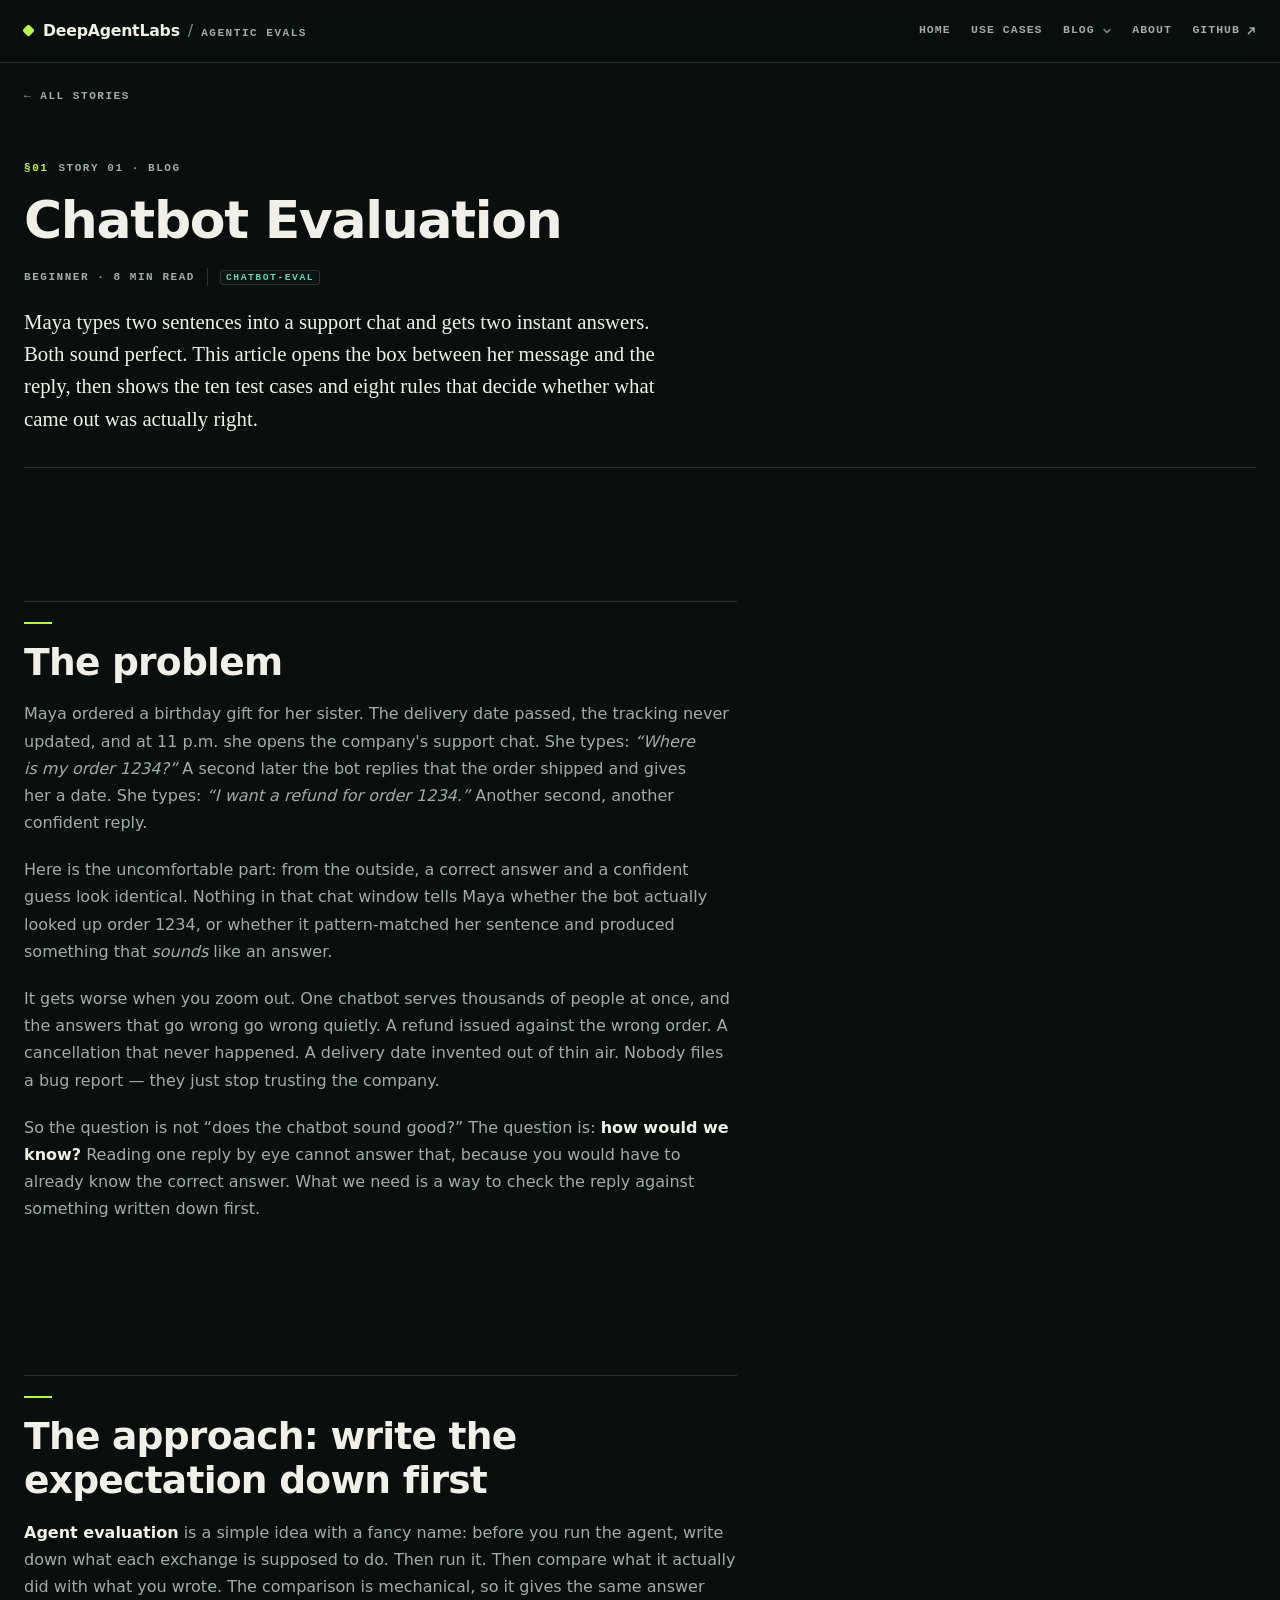
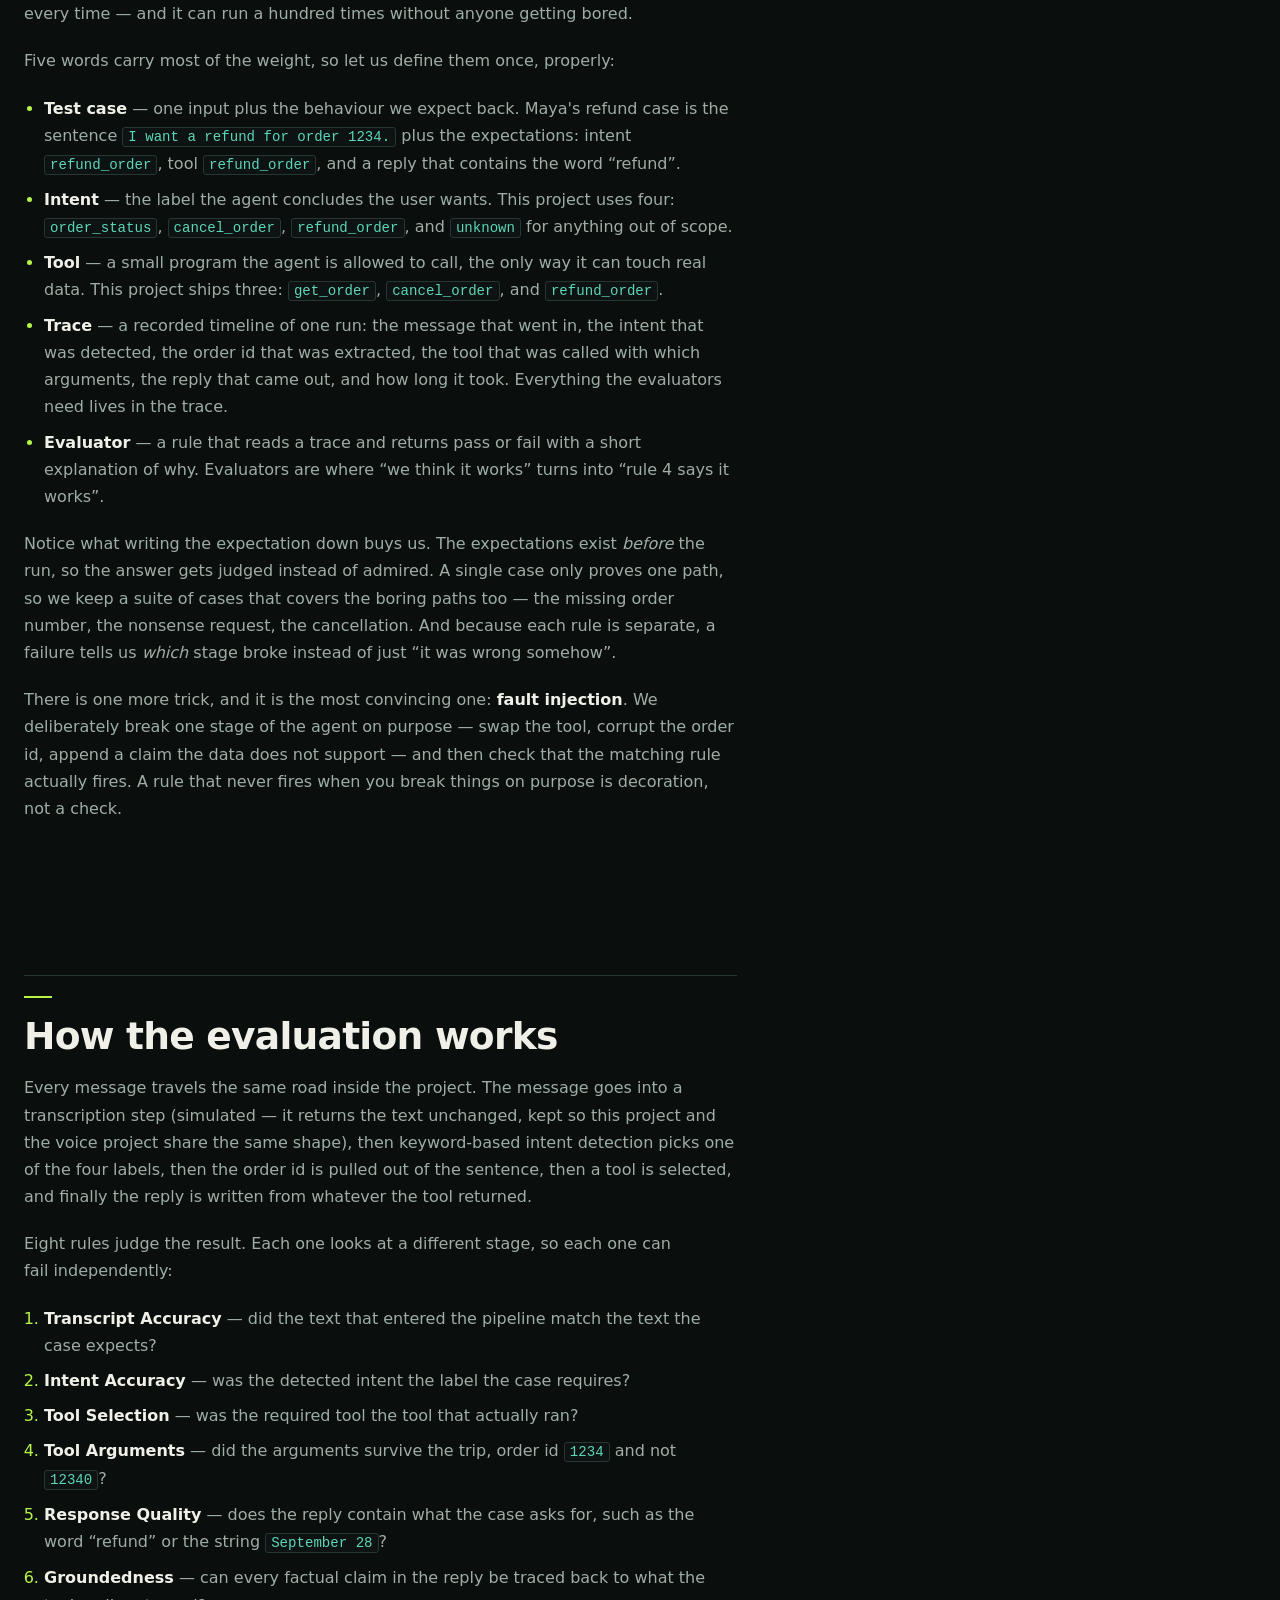
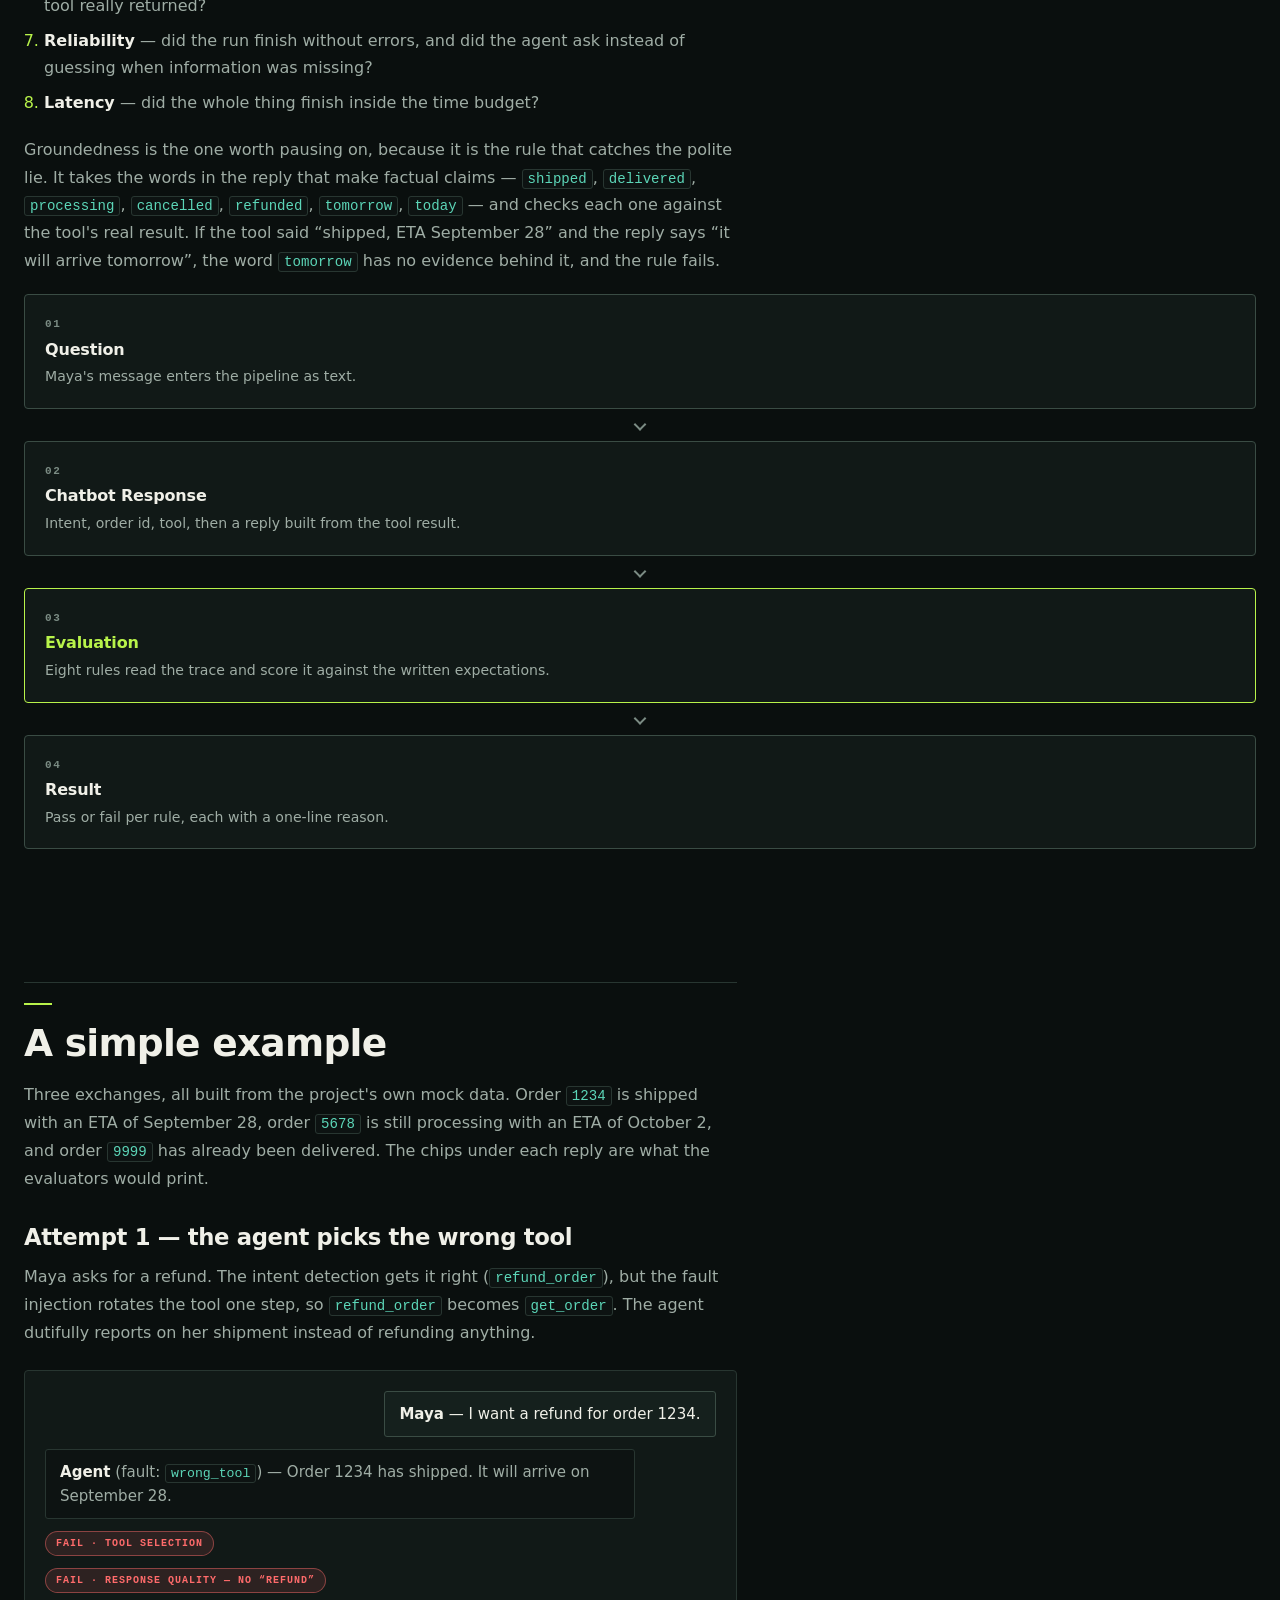
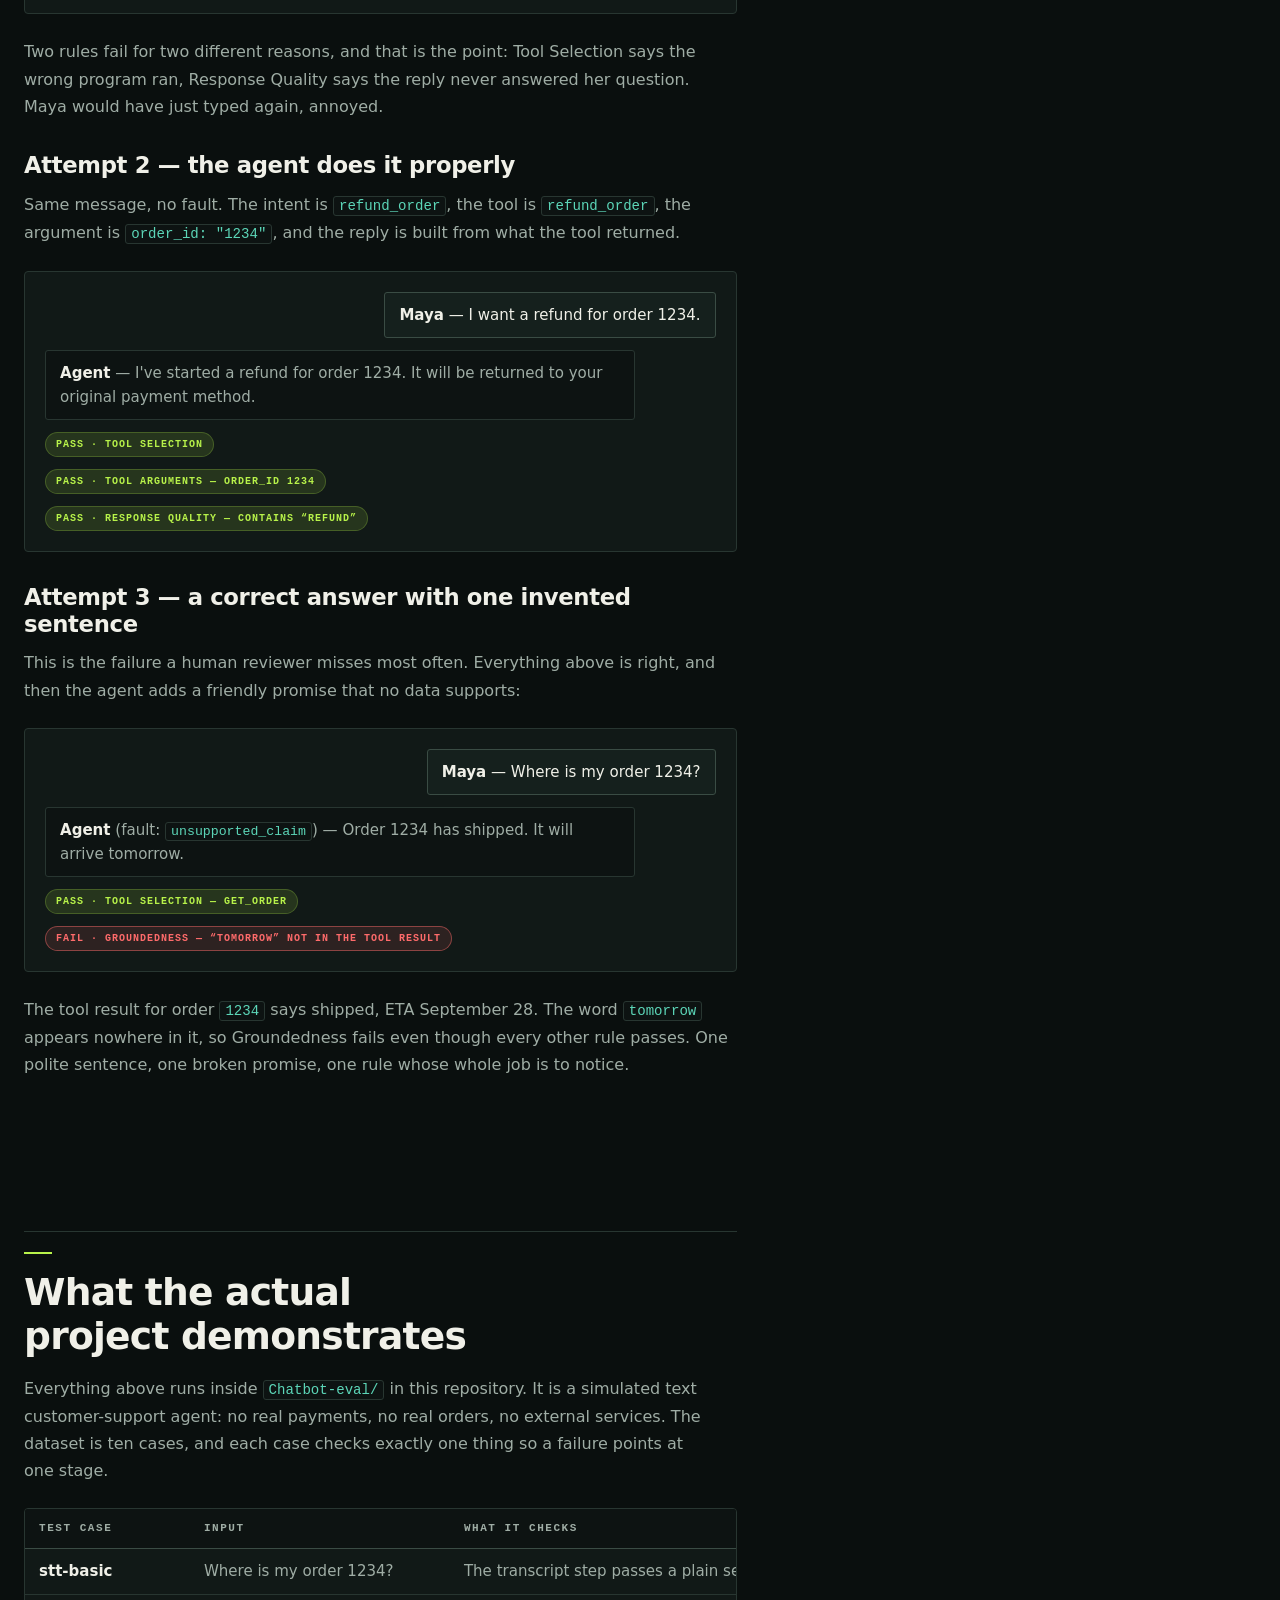
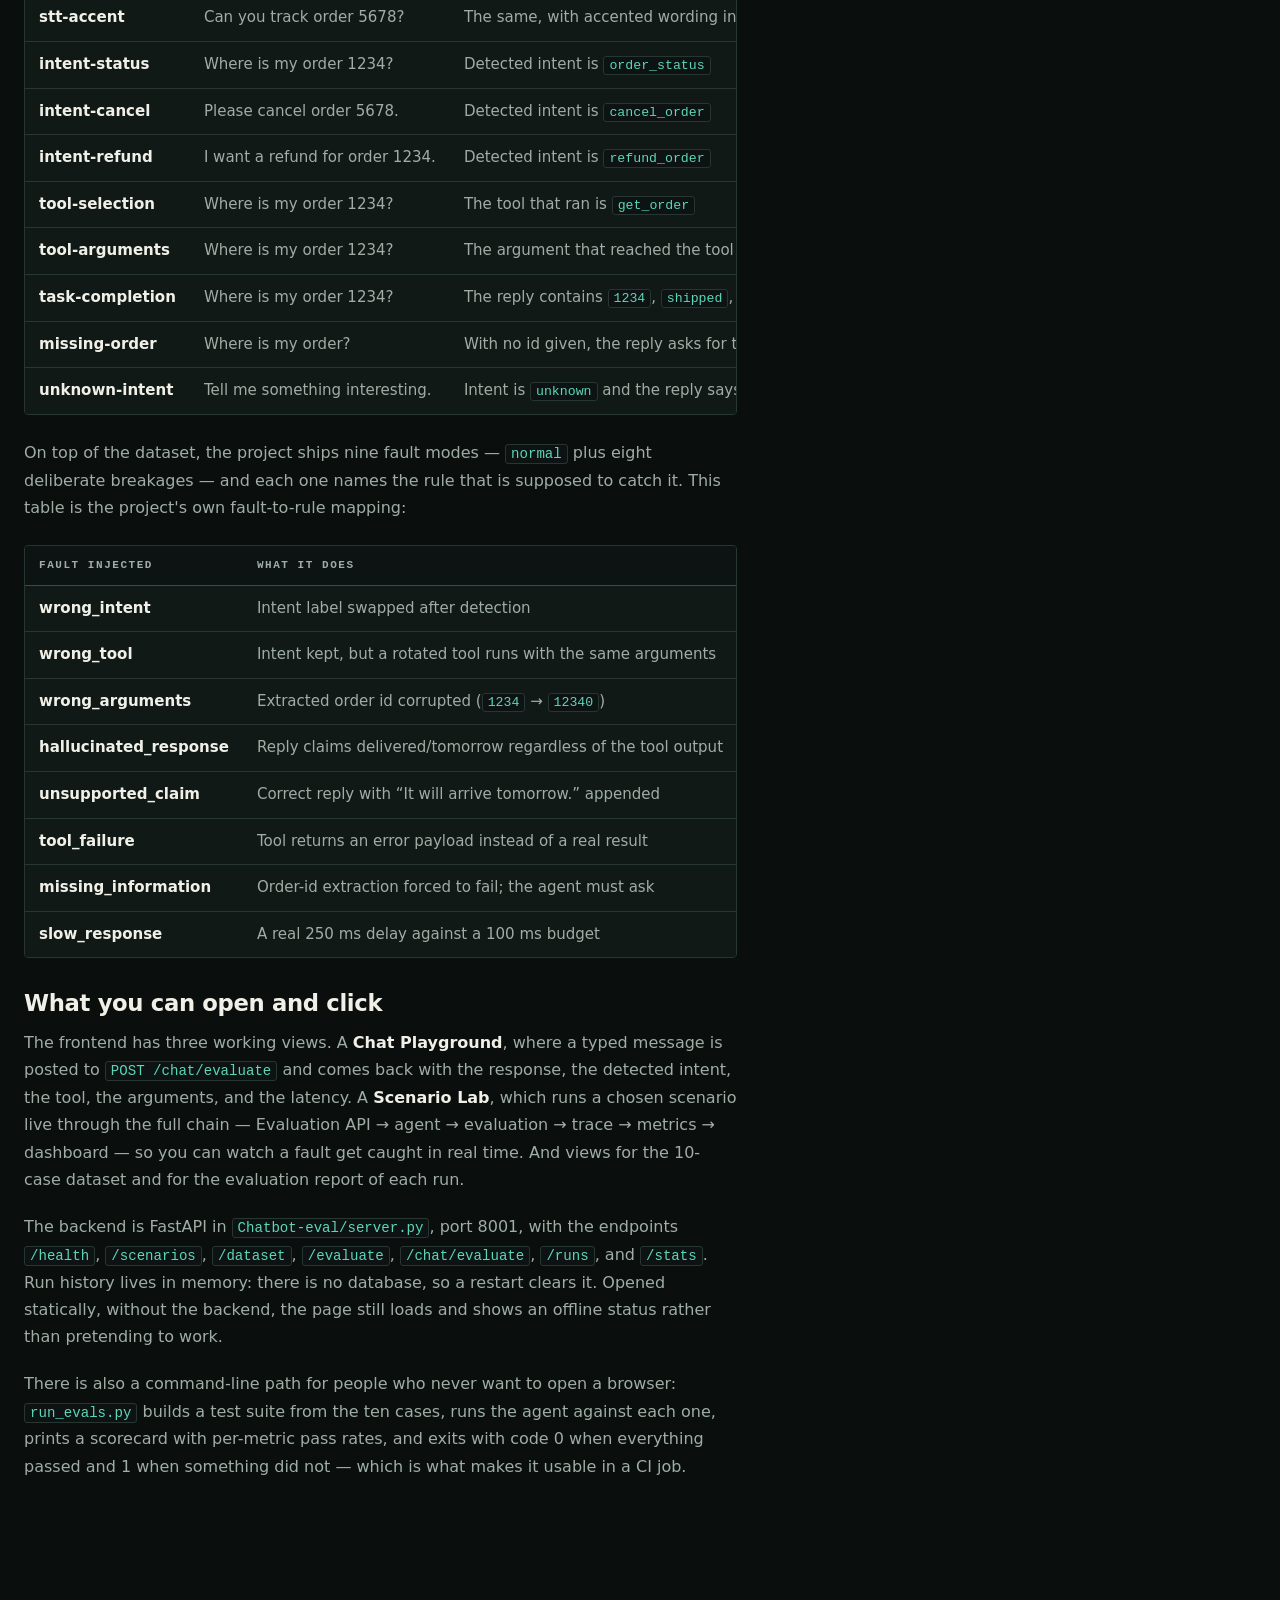
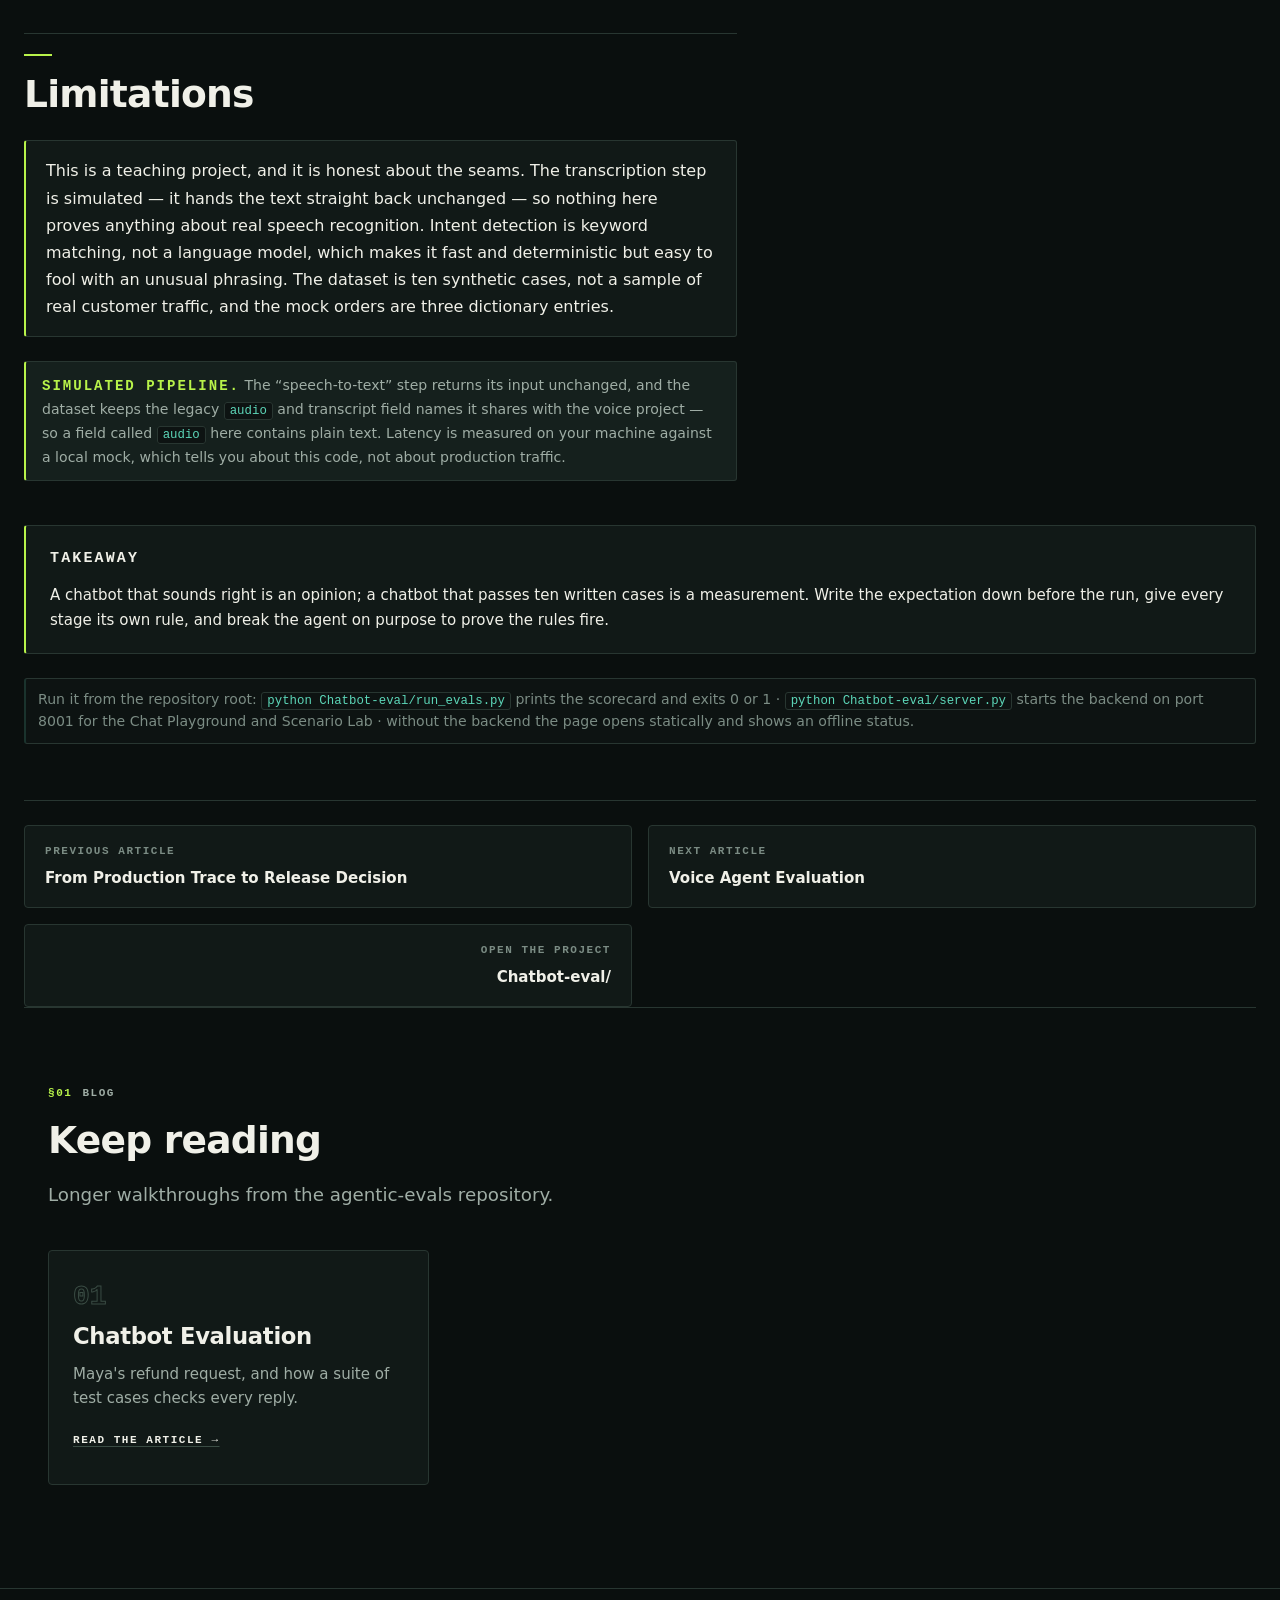
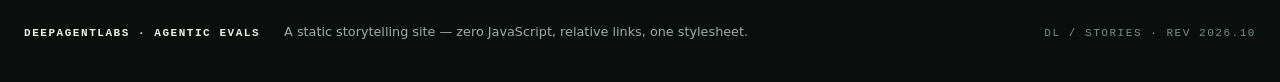
<file: blog/chatbot-evaluation.html>
<!DOCTYPE html>
<html lang="en">
<head>
<!-- ============================================================
     BLOG ARTICLE 01 — Chatbot Evaluation
     Lives in blog/: stylesheet ../styles.css, home ../index.html,
     projects ../Chatbot-eval/index.html, siblings are the other
     two files in this folder. ZERO JavaScript, no external assets.
     ============================================================ -->
<meta charset="UTF-8">
<meta name="viewport" content="width=device-width, initial-scale=1.0">
<meta name="description" content="A beginner-first walkthrough of the Chatbot Evaluation project: what goes wrong behind a fast support answer, and how ten test cases and eight rules check it.">
<title>Chatbot Evaluation · Blog · Agentic Evals</title>
<link rel="stylesheet" href="../styles.css">
</head>
<body>

<a class="skip-link" href="#main">Skip to main content</a>

<header class="site-header">
  <div class="wrap header-inner">
    <p class="brand">
      <span class="brand-name">DeepAgentLabs</span>
      <span class="brand-sep" aria-hidden="true">/</span>
      <span class="brand-sub">Agentic Evals</span>
    </p>

    <nav class="site-nav" aria-label="Primary">

      <!-- desktop navigation -->
      <ul class="nav-list nav-list--wide">
        <li><a class="nav-link" href="../index.html">Home</a></li>
        <li><a class="nav-link" href="../index.html#use-cases">Use Cases</a></li>
        <li class="nav-item--has-sub">
          <a class="nav-link nav-link--sub" href="index.html">Blog<svg class="chevron" width="10" height="10" viewBox="0 0 10 10" aria-hidden="true" focusable="false"><path d="M2 3.5 L5 6.5 L8 3.5" fill="none" stroke="currentColor" stroke-width="1.5" stroke-linecap="round" stroke-linejoin="round"/></svg></a>
          <ul class="nav-sub-list">
            <li><a class="nav-sub-link" href="index.html">All posts</a></li>
            <li><a class="nav-sub-link" href="chatbot-evaluation.html" aria-current="page">Chatbot Evaluation</a></li>
            <li><a class="nav-sub-link" href="voice-agent-evaluation.html">Voice Agent Evaluation</a></li>
            <li><a class="nav-sub-link" href="production-trace-release-decision.html">From Production Trace to Release Decision</a></li>
          </ul>
        </li>
        <li><a class="nav-link" href="../index.html#about">About</a></li>
        <li>
          <a class="nav-link nav-link--ext"
             href="https://github.com/Aryaman431/agentic-evals"
             target="_blank"
             rel="noopener noreferrer"
             aria-label="Open the agentic-evals repository on GitHub from the Chatbot Evaluation article — opens in a new tab">GitHub<svg class="arrow arrow--ur" width="10" height="10" viewBox="0 0 10 10" aria-hidden="true" focusable="false"><path d="M2 8 L8 2 M3.5 2 H8 V6.5" fill="none" stroke="currentColor" stroke-width="1.5"/></svg></a>
        </li>
      </ul>

      <!-- mobile navigation: native disclosure, no JavaScript -->
      <details class="nav-disclosure">
        <summary class="nav-summary">Menu<svg class="chevron" width="10" height="10" viewBox="0 0 10 10" aria-hidden="true" focusable="false"><path d="M2 3.5 L5 6.5 L8 3.5" fill="none" stroke="currentColor" stroke-width="1.5" stroke-linecap="round" stroke-linejoin="round"/></svg></summary>
        <ul class="nav-list nav-list--drawer">
          <li><a class="nav-link" href="../index.html">Home</a></li>
          <li><a class="nav-link" href="../index.html#use-cases">Use Cases</a></li>
          <li class="nav-item--has-sub">
            <a class="nav-link nav-link--sub" href="index.html">Blog<svg class="chevron" width="10" height="10" viewBox="0 0 10 10" aria-hidden="true" focusable="false"><path d="M2 3.5 L5 6.5 L8 3.5" fill="none" stroke="currentColor" stroke-width="1.5" stroke-linecap="round" stroke-linejoin="round"/></svg></a>
            <ul class="nav-sub-list">
              <li><a class="nav-sub-link" href="index.html">All posts</a></li>
              <li><a class="nav-sub-link" href="chatbot-evaluation.html" aria-current="page">Chatbot Evaluation</a></li>
              <li><a class="nav-sub-link" href="voice-agent-evaluation.html">Voice Agent Evaluation</a></li>
              <li><a class="nav-sub-link" href="production-trace-release-decision.html">From Production Trace to Release Decision</a></li>
            </ul>
          </li>
          <li><a class="nav-link" href="../index.html#about">About</a></li>
          <li>
            <a class="nav-link nav-link--ext"
               href="https://github.com/Aryaman431/agentic-evals"
               target="_blank"
               rel="noopener noreferrer"
               aria-label="Open the agentic-evals repository on GitHub from the article menu — opens in a new tab">GitHub<svg class="arrow arrow--ur" width="10" height="10" viewBox="0 0 10 10" aria-hidden="true" focusable="false"><path d="M2 8 L8 2 M3.5 2 H8 V6.5" fill="none" stroke="currentColor" stroke-width="1.5"/></svg></a>
          </li>
        </ul>
      </details>

    </nav>
  </div>
</header>

<main id="main">
  <div class="wrap">

    <a class="back-link" href="../index.html">← All stories</a>

    <!-- ==========================================================
         1 · ARTICLE HEADER
         ========================================================== -->
    <header class="article-header">
      <p class="eyebrow"><span class="eyebrow-mark" aria-hidden="true">§01</span>Story 01 · Blog</p>

      <h1>Chatbot Evaluation</h1>

      <p class="article-meta">
        <span>Beginner · 8 min read</span>
        <span><code>Chatbot-eval</code></span>
      </p>

      <p class="article-lede">
        Maya types two sentences into a support chat and gets two instant answers. Both
        sound perfect. This article opens the box between her message and the reply,
        then shows the ten test cases and eight rules that decide whether what came
        out was actually right.
      </p>
    </header>

    <!-- ==========================================================
         2 · THE PROBLEM
         ========================================================== -->
    <section class="article-section">
      <div class="prose">
        <h2>The problem</h2>

        <p>
          Maya ordered a birthday gift for her sister. The delivery date passed, the
          tracking never updated, and at 11 p.m. she opens the company's support chat.
          She types: <em>“Where is my order 1234?”</em> A second later the bot replies
          that the order shipped and gives her a date. She types:
          <em>“I want a refund for order 1234.”</em> Another second, another confident
          reply.
        </p>

        <p>
          Here is the uncomfortable part: from the outside, a correct answer and a
          confident guess look identical. Nothing in that chat window tells Maya
          whether the bot actually looked up order 1234, or whether it pattern-matched
          her sentence and produced something that <em>sounds</em> like an answer.
        </p>

        <p>
          It gets worse when you zoom out. One chatbot serves thousands of people at
          once, and the answers that go wrong go wrong quietly. A refund issued
          against the wrong order. A cancellation that never happened. A delivery date
          invented out of thin air. Nobody files a bug report — they just stop
          trusting the company.
        </p>

        <p>
          So the question is not “does the chatbot sound good?” The question is:
          <strong>how would we know?</strong> Reading one reply by eye cannot answer
          that, because you would have to already know the correct answer. What we need
          is a way to check the reply against something written down first.
        </p>
      </div>
    </section>

    <!-- ==========================================================
         3 · THE APPROACH
         ========================================================== -->
    <section class="article-section">
      <div class="prose">
        <h2>The approach: write the expectation down first</h2>

        <p>
          <strong>Agent evaluation</strong> is a simple idea with a fancy name: before
          you run the agent, write down what each exchange is supposed to do. Then run
          it. Then compare what it actually did with what you wrote. The comparison is
          mechanical, so it gives the same answer every time — and it can run a
          hundred times without anyone getting bored.
        </p>

        <p>
          Five words carry most of the weight, so let us define them once, properly:
        </p>

        <ul>
          <li>
            <strong>Test case</strong> — one input plus the behaviour we expect back.
            Maya's refund case is the sentence <code>I want a refund for order
            1234.</code> plus the expectations: intent <code>refund_order</code>, tool
            <code>refund_order</code>, and a reply that contains the word “refund”.
          </li>
          <li>
            <strong>Intent</strong> — the label the agent concludes the user wants.
            This project uses four: <code>order_status</code>,
            <code>cancel_order</code>, <code>refund_order</code>, and
            <code>unknown</code> for anything out of scope.
          </li>
          <li>
            <strong>Tool</strong> — a small program the agent is allowed to call, the
            only way it can touch real data. This project ships three:
            <code>get_order</code>, <code>cancel_order</code>, and
            <code>refund_order</code>.
          </li>
          <li>
            <strong>Trace</strong> — a recorded timeline of one run: the message that
            went in, the intent that was detected, the order id that was extracted, the
            tool that was called with which arguments, the reply that came out, and how
            long it took. Everything the evaluators need lives in the trace.
          </li>
          <li>
            <strong>Evaluator</strong> — a rule that reads a trace and returns pass or
            fail with a short explanation of why. Evaluators are where “we think it
            works” turns into “rule 4 says it works”.
          </li>
        </ul>

        <p>
          Notice what writing the expectation down buys us. The expectations exist
          <em>before</em> the run, so the answer gets judged instead of admired. A
          single case only proves one path, so we keep a suite of cases that covers the
          boring paths too — the missing order number, the nonsense request, the
          cancellation. And because each rule is separate, a failure tells us
          <em>which</em> stage broke instead of just “it was wrong somehow”.
        </p>

        <p>
          There is one more trick, and it is the most convincing one:
          <strong>fault injection</strong>. We deliberately break one stage of the
          agent on purpose — swap the tool, corrupt the order id, append a claim the
          data does not support — and then check that the matching rule actually
          fires. A rule that never fires when you break things on purpose is decoration,
          not a check.
        </p>
      </div>
    </section>

    <!-- ==========================================================
         4 · HOW THE EVALUATION WORKS
         ========================================================== -->
    <section class="article-section">
      <div class="prose">
        <h2>How the evaluation works</h2>

        <p>
          Every message travels the same road inside the project. The message goes into
          a transcription step (simulated — it returns the text unchanged, kept so this
          project and the voice project share the same shape), then keyword-based
          intent detection picks one of the four labels, then the order id is pulled out
          of the sentence, then a tool is selected, and finally the reply is written
          from whatever the tool returned.
        </p>

        <p>
          Eight rules judge the result. Each one looks at a different stage, so each
          one can fail independently:
        </p>

        <ol>
          <li><strong>Transcript Accuracy</strong> — did the text that entered the pipeline match the text the case expects?</li>
          <li><strong>Intent Accuracy</strong> — was the detected intent the label the case requires?</li>
          <li><strong>Tool Selection</strong> — was the required tool the tool that actually ran?</li>
          <li><strong>Tool Arguments</strong> — did the arguments survive the trip, order id <code>1234</code> and not <code>12340</code>?</li>
          <li><strong>Response Quality</strong> — does the reply contain what the case asks for, such as the word “refund” or the string <code>September 28</code>?</li>
          <li><strong>Groundedness</strong> — can every factual claim in the reply be traced back to what the tool really returned?</li>
          <li><strong>Reliability</strong> — did the run finish without errors, and did the agent ask instead of guessing when information was missing?</li>
          <li><strong>Latency</strong> — did the whole thing finish inside the time budget?</li>
        </ol>

        <p>
          Groundedness is the one worth pausing on, because it is the rule that catches
          the polite lie. It takes the words in the reply that make factual claims —
          <code>shipped</code>, <code>delivered</code>, <code>processing</code>,
          <code>cancelled</code>, <code>refunded</code>, <code>tomorrow</code>,
          <code>today</code> — and checks each one against the tool's real result. If
          the tool said “shipped, ETA September 28” and the reply says “it will arrive
          tomorrow”, the word <code>tomorrow</code> has no evidence behind it, and the
          rule fails.
        </p>
      </div>

      <ol class="flow" aria-label="How one chatbot evaluation run flows">
        <li class="flow-step">
          <span class="flow-num" aria-hidden="true">01</span>
          <span class="flow-label">Question</span>
          <span class="flow-desc">Maya's message enters the pipeline as text.</span>
          <span class="flow-arrow" aria-hidden="true">→</span>
        </li>
        <li class="flow-step">
          <span class="flow-num" aria-hidden="true">02</span>
          <span class="flow-label">Chatbot Response</span>
          <span class="flow-desc">Intent, order id, tool, then a reply built from the tool result.</span>
          <span class="flow-arrow" aria-hidden="true">→</span>
        </li>
        <li class="flow-step flow-step--accent">
          <span class="flow-num" aria-hidden="true">03</span>
          <span class="flow-label">Evaluation</span>
          <span class="flow-desc">Eight rules read the trace and score it against the written expectations.</span>
          <span class="flow-arrow" aria-hidden="true">→</span>
        </li>
        <li class="flow-step">
          <span class="flow-num" aria-hidden="true">04</span>
          <span class="flow-label">Result</span>
          <span class="flow-desc">Pass or fail per rule, each with a one-line reason.</span>
        </li>
      </ol>
    </section>

    <!-- ==========================================================
         5 · A SIMPLE EXAMPLE
         ========================================================== -->
    <section class="article-section">
      <div class="prose">
        <h2>A simple example</h2>

        <p>
          Three exchanges, all built from the project's own mock data. Order
          <code>1234</code> is shipped with an ETA of September 28, order
          <code>5678</code> is still processing with an ETA of October 2, and order
          <code>9999</code> has already been delivered. The chips under each reply are
          what the evaluators would print.
        </p>

        <h3>Attempt 1 — the agent picks the wrong tool</h3>

        <p>
          Maya asks for a refund. The intent detection gets it right
          (<code>refund_order</code>), but the fault injection rotates the tool one
          step, so <code>refund_order</code> becomes <code>get_order</code>. The agent
          dutifully reports on her shipment instead of refunding anything.
        </p>

        <div class="example">
          <div class="msg msg--user">
            <p><strong>Maya</strong> — I want a refund for order 1234.</p>
          </div>
          <div class="msg msg--agent">
            <p><strong>Agent</strong> (fault: <code>wrong_tool</code>) — Order 1234 has shipped. It will arrive on September 28.</p>
          </div>
          <span class="verdict verdict--fail">Fail · Tool Selection</span>
          <span class="verdict verdict--fail">Fail · Response Quality — no “refund”</span>
        </div>

        <p>
          Two rules fail for two different reasons, and that is the point: Tool
          Selection says the wrong program ran, Response Quality says the reply never
          answered her question. Maya would have just typed again, annoyed.
        </p>

        <h3>Attempt 2 — the agent does it properly</h3>

        <p>
          Same message, no fault. The intent is <code>refund_order</code>, the tool is
          <code>refund_order</code>, the argument is <code>order_id: "1234"</code>, and
          the reply is built from what the tool returned.
        </p>

        <div class="example">
          <div class="msg msg--user">
            <p><strong>Maya</strong> — I want a refund for order 1234.</p>
          </div>
          <div class="msg msg--agent">
            <p><strong>Agent</strong> — I've started a refund for order 1234. It will be returned to your original payment method.</p>
          </div>
          <span class="verdict verdict--pass">Pass · Tool Selection</span>
          <span class="verdict verdict--pass">Pass · Tool Arguments — order_id 1234</span>
          <span class="verdict verdict--pass">Pass · Response Quality — contains “refund”</span>
        </div>

        <h3>Attempt 3 — a correct answer with one invented sentence</h3>

        <p>
          This is the failure a human reviewer misses most often. Everything above is
          right, and then the agent adds a friendly promise that no data supports:
        </p>

        <div class="example">
          <div class="msg msg--user">
            <p><strong>Maya</strong> — Where is my order 1234?</p>
          </div>
          <div class="msg msg--agent">
            <p><strong>Agent</strong> (fault: <code>unsupported_claim</code>) — Order 1234 has shipped. It will arrive tomorrow.</p>
          </div>
          <span class="verdict verdict--pass">Pass · Tool Selection — get_order</span>
          <span class="verdict verdict--fail">Fail · Groundedness — “tomorrow” not in the tool result</span>
        </div>

        <p>
          The tool result for order <code>1234</code> says shipped, ETA September 28.
          The word <code>tomorrow</code> appears nowhere in it, so Groundedness fails
          even though every other rule passes. One polite sentence, one broken promise,
          one rule whose whole job is to notice.
        </p>
      </div>
    </section>

    <!-- ==========================================================
         6 · WHAT THE ACTUAL PROJECT DEMONSTRATES
         ========================================================== -->
    <section class="article-section">
      <div class="prose">
        <h2>What the actual project demonstrates</h2>

        <p>
          Everything above runs inside <code>Chatbot-eval/</code> in this repository.
          It is a simulated text customer-support agent: no real payments, no real
          orders, no external services. The dataset is ten cases, and each case checks
          exactly one thing so a failure points at one stage.
        </p>

        <div class="table-wrap">
          <table>
            <thead>
              <tr>
                <th scope="col">Test case</th>
                <th scope="col">Input</th>
                <th scope="col">What it checks</th>
              </tr>
            </thead>
            <tbody>
              <tr>
                <td>stt-basic</td>
                <td>Where is my order 1234?</td>
                <td>The transcript step passes a plain sentence through unchanged</td>
              </tr>
              <tr>
                <td>stt-accent</td>
                <td>Can you track order 5678?</td>
                <td>The same, with accented wording in the input</td>
              </tr>
              <tr>
                <td>intent-status</td>
                <td>Where is my order 1234?</td>
                <td>Detected intent is <code>order_status</code></td>
              </tr>
              <tr>
                <td>intent-cancel</td>
                <td>Please cancel order 5678.</td>
                <td>Detected intent is <code>cancel_order</code></td>
              </tr>
              <tr>
                <td>intent-refund</td>
                <td>I want a refund for order 1234.</td>
                <td>Detected intent is <code>refund_order</code></td>
              </tr>
              <tr>
                <td>tool-selection</td>
                <td>Where is my order 1234?</td>
                <td>The tool that ran is <code>get_order</code></td>
              </tr>
              <tr>
                <td>tool-arguments</td>
                <td>Where is my order 1234?</td>
                <td>The argument that reached the tool is <code>order_id: "1234"</code></td>
              </tr>
              <tr>
                <td>task-completion</td>
                <td>Where is my order 1234?</td>
                <td>The reply contains <code>1234</code>, <code>shipped</code>, and <code>September 28</code></td>
              </tr>
              <tr>
                <td>missing-order</td>
                <td>Where is my order?</td>
                <td>With no id given, the reply asks for the “order number” instead of guessing</td>
              </tr>
              <tr>
                <td>unknown-intent</td>
                <td>Tell me something interesting.</td>
                <td>Intent is <code>unknown</code> and the reply says it “didn't understand” — no order tool called</td>
              </tr>
            </tbody>
          </table>
        </div>

        <p>
          On top of the dataset, the project ships nine fault modes —
          <code>normal</code> plus eight deliberate breakages — and each one names the
          rule that is supposed to catch it. This table is the project's own
          fault-to-rule mapping:
        </p>

        <div class="table-wrap">
          <table>
            <thead>
              <tr>
                <th scope="col">Fault injected</th>
                <th scope="col">What it does</th>
                <th scope="col">Rule that catches it</th>
              </tr>
            </thead>
            <tbody>
              <tr>
                <td>wrong_intent</td>
                <td>Intent label swapped after detection</td>
                <td>Intent Accuracy</td>
              </tr>
              <tr>
                <td>wrong_tool</td>
                <td>Intent kept, but a rotated tool runs with the same arguments</td>
                <td>Tool Selection</td>
              </tr>
              <tr>
                <td>wrong_arguments</td>
                <td>Extracted order id corrupted (<code>1234</code> → <code>12340</code>)</td>
                <td>Tool Arguments</td>
              </tr>
              <tr>
                <td>hallucinated_response</td>
                <td>Reply claims delivered/tomorrow regardless of the tool output</td>
                <td>Groundedness</td>
              </tr>
              <tr>
                <td>unsupported_claim</td>
                <td>Correct reply with “It will arrive tomorrow.” appended</td>
                <td>Groundedness</td>
              </tr>
              <tr>
                <td>tool_failure</td>
                <td>Tool returns an error payload instead of a real result</td>
                <td>Response Quality</td>
              </tr>
              <tr>
                <td>missing_information</td>
                <td>Order-id extraction forced to fail; the agent must ask</td>
                <td>Reliability</td>
              </tr>
              <tr>
                <td>slow_response</td>
                <td>A real 250 ms delay against a 100 ms budget</td>
                <td>Latency</td>
              </tr>
            </tbody>
          </table>
        </div>

        <h3>What you can open and click</h3>

        <p>
          The frontend has three working views. A <strong>Chat Playground</strong>,
          where a typed message is posted to <code>POST /chat/evaluate</code> and comes
          back with the response, the detected intent, the tool, the arguments, and the
          latency. A <strong>Scenario Lab</strong>, which runs a chosen scenario live
          through the full chain — Evaluation API → agent → evaluation → trace →
          metrics → dashboard — so you can watch a fault get caught in real time. And
          views for the 10-case dataset and for the evaluation report of each run.
        </p>

        <p>
          The backend is FastAPI in <code>Chatbot-eval/server.py</code>, port 8001,
          with the endpoints <code>/health</code>, <code>/scenarios</code>,
          <code>/dataset</code>, <code>/evaluate</code>, <code>/chat/evaluate</code>,
          <code>/runs</code>, and <code>/stats</code>. Run history lives in memory:
          there is no database, so a restart clears it. Opened statically, without the
          backend, the page still loads and shows an offline status rather than
          pretending to work.
        </p>

        <p>
          There is also a command-line path for people who never want to open a
          browser: <code>run_evals.py</code> builds a test suite from the ten cases,
          runs the agent against each one, prints a scorecard with per-metric pass
          rates, and exits with code 0 when everything passed and 1 when something did
          not — which is what makes it usable in a CI job.
        </p>
      </div>
    </section>

    <!-- ==========================================================
         7 · LIMITATIONS
         ========================================================== -->
    <section class="article-section">
      <div class="prose">
        <h2>Limitations</h2>

        <div class="callout">
          <p>
            This is a teaching project, and it is honest about the seams. The
            transcription step is simulated — it hands the text straight back
            unchanged — so nothing here proves anything about real speech recognition.
            Intent detection is keyword matching, not a language model, which makes it
            fast and deterministic but easy to fool with an unusual phrasing. The
            dataset is ten synthetic cases, not a sample of real customer traffic, and
            the mock orders are three dictionary entries.
          </p>
        </div>

        <p class="note note--sim">
          <strong>Simulated pipeline.</strong> The “speech-to-text” step returns its
          input unchanged, and the dataset keeps the legacy <code>audio</code> and
          transcript field names it shares with the voice project — so a field called
          <code>audio</code> here contains plain text. Latency is measured on your
          machine against a local mock, which tells you about this code, not about
          production traffic.
        </p>
      </div>
    </section>

    <!-- ==========================================================
         8 · TAKEAWAY
         ========================================================== -->
    <div class="takeaway">
      <p class="takeaway-label">Takeaway</p>
      <p>
        A chatbot that sounds right is an opinion; a chatbot that passes ten written
        cases is a measurement. Write the expectation down before the run, give every
        stage its own rule, and break the agent on purpose to prove the rules fire.
      </p>
    </div>

    <p class="run-note">
      Run it from the repository root: <code>python Chatbot-eval/run_evals.py</code>
      prints the scorecard and exits 0 or 1 · <code>python Chatbot-eval/server.py</code>
      starts the backend on port 8001 for the Chat Playground and Scenario Lab ·
      without the backend the page opens statically and shows an offline status.
    </p>

    <!-- ==========================================================
         9 · PREV / NEXT / PROJECT
         ========================================================== -->
    <nav class="article-footer-nav" aria-label="More articles">
      <a href="production-trace-release-decision.html">
        <span>Previous article</span>
        <span>From Production Trace to Release Decision</span>
      </a>
      <a href="voice-agent-evaluation.html">
        <span>Next article</span>
        <span>Voice Agent Evaluation</span>
      </a>
      <a href="../Chatbot-eval/index.html">
        <span>Open the project</span>
        <span>Chatbot-eval/</span>
      </a>
    </nav>

    <!-- ===========================================================
         BLOG
         =========================================================== -->
    <section id="blog" class="blog" aria-labelledby="blog-heading">
      <div class="wrap">

        <header class="section-head">
          <p class="eyebrow"><span class="eyebrow-mark" aria-hidden="true">§01</span>Blog</p>
          <h2 id="blog-heading">Keep reading</h2>
          <p class="section-intro">
            Longer walkthroughs from the agentic-evals repository.
          </p>
        </header>

        <div class="blog-grid">
          <article class="blog-card">
            <span class="blog-card-index" aria-hidden="true">01</span>
            <h3 class="blog-card-title">Chatbot Evaluation</h3>
            <p class="blog-card-desc">
              Maya&apos;s refund request, and how a suite of test cases checks every reply.
            </p>
            <p class="blog-card-link"><a href="chatbot-evaluation.html">Read the article &rarr;</a></p>
          </article>
        </div>

      </div>
    </section>
  </div>
</main>

<footer class="site-footer">
  <div class="wrap footer-inner">
    <p class="footer-brand">DeepAgentLabs · Agentic Evals</p>
    <p class="footer-note">
      A static storytelling site — zero JavaScript, relative links, one stylesheet.
    </p>
    <p class="footer-meta" aria-hidden="true">DL / STORIES · REV 2026.10</p>
  </div>
</footer>

</body>
</html>
</file>
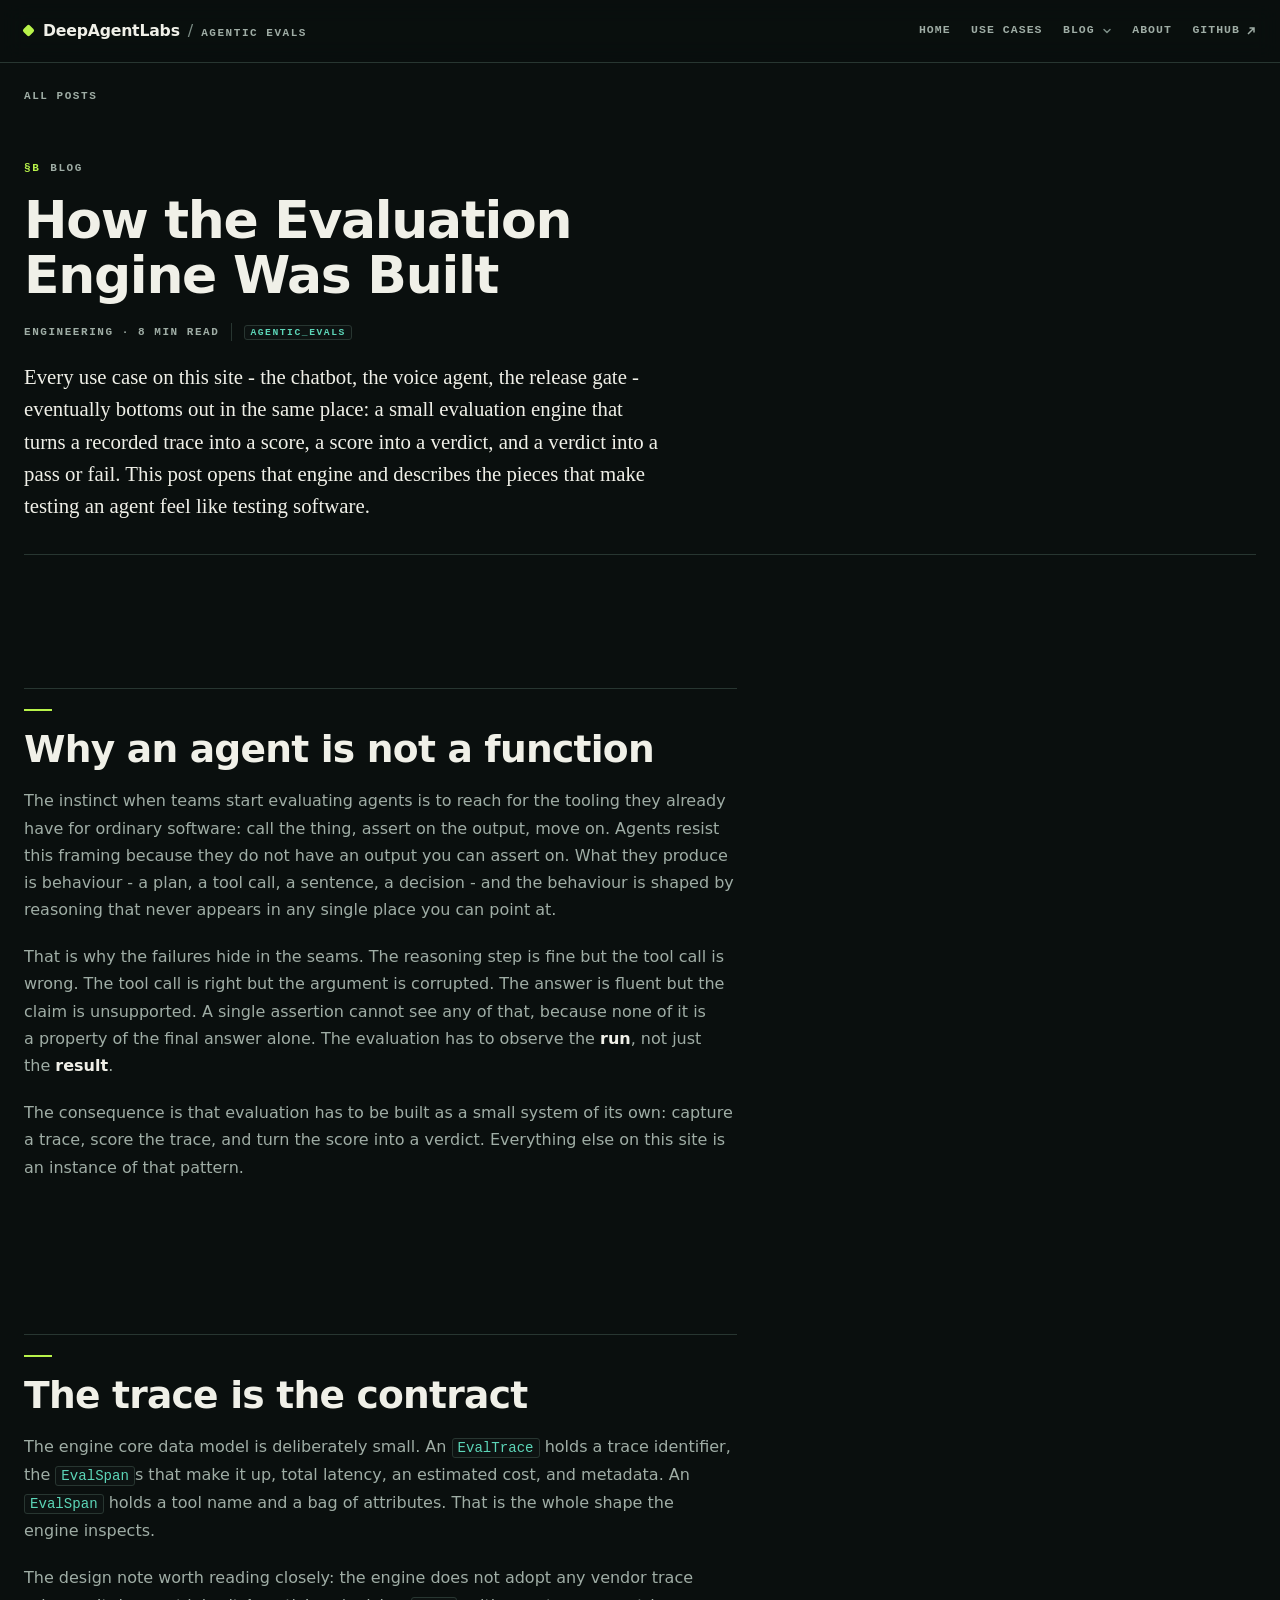
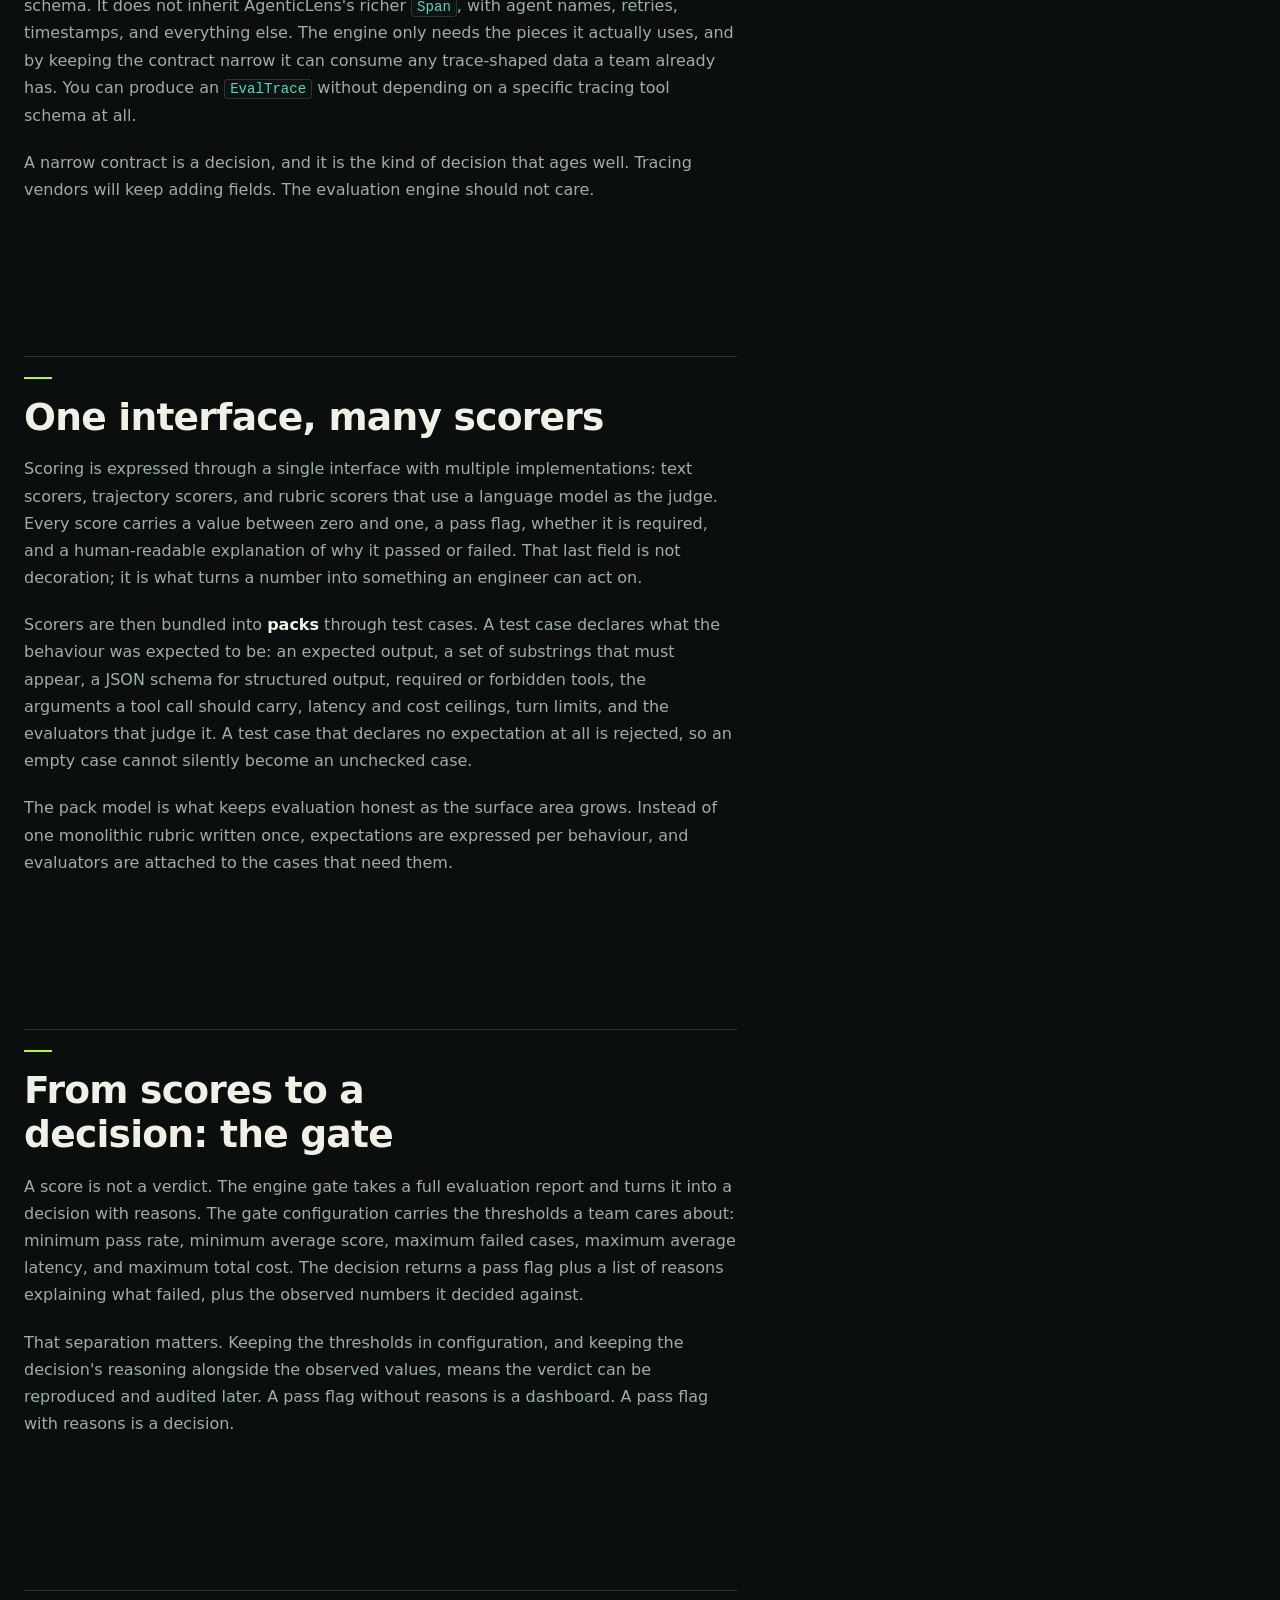
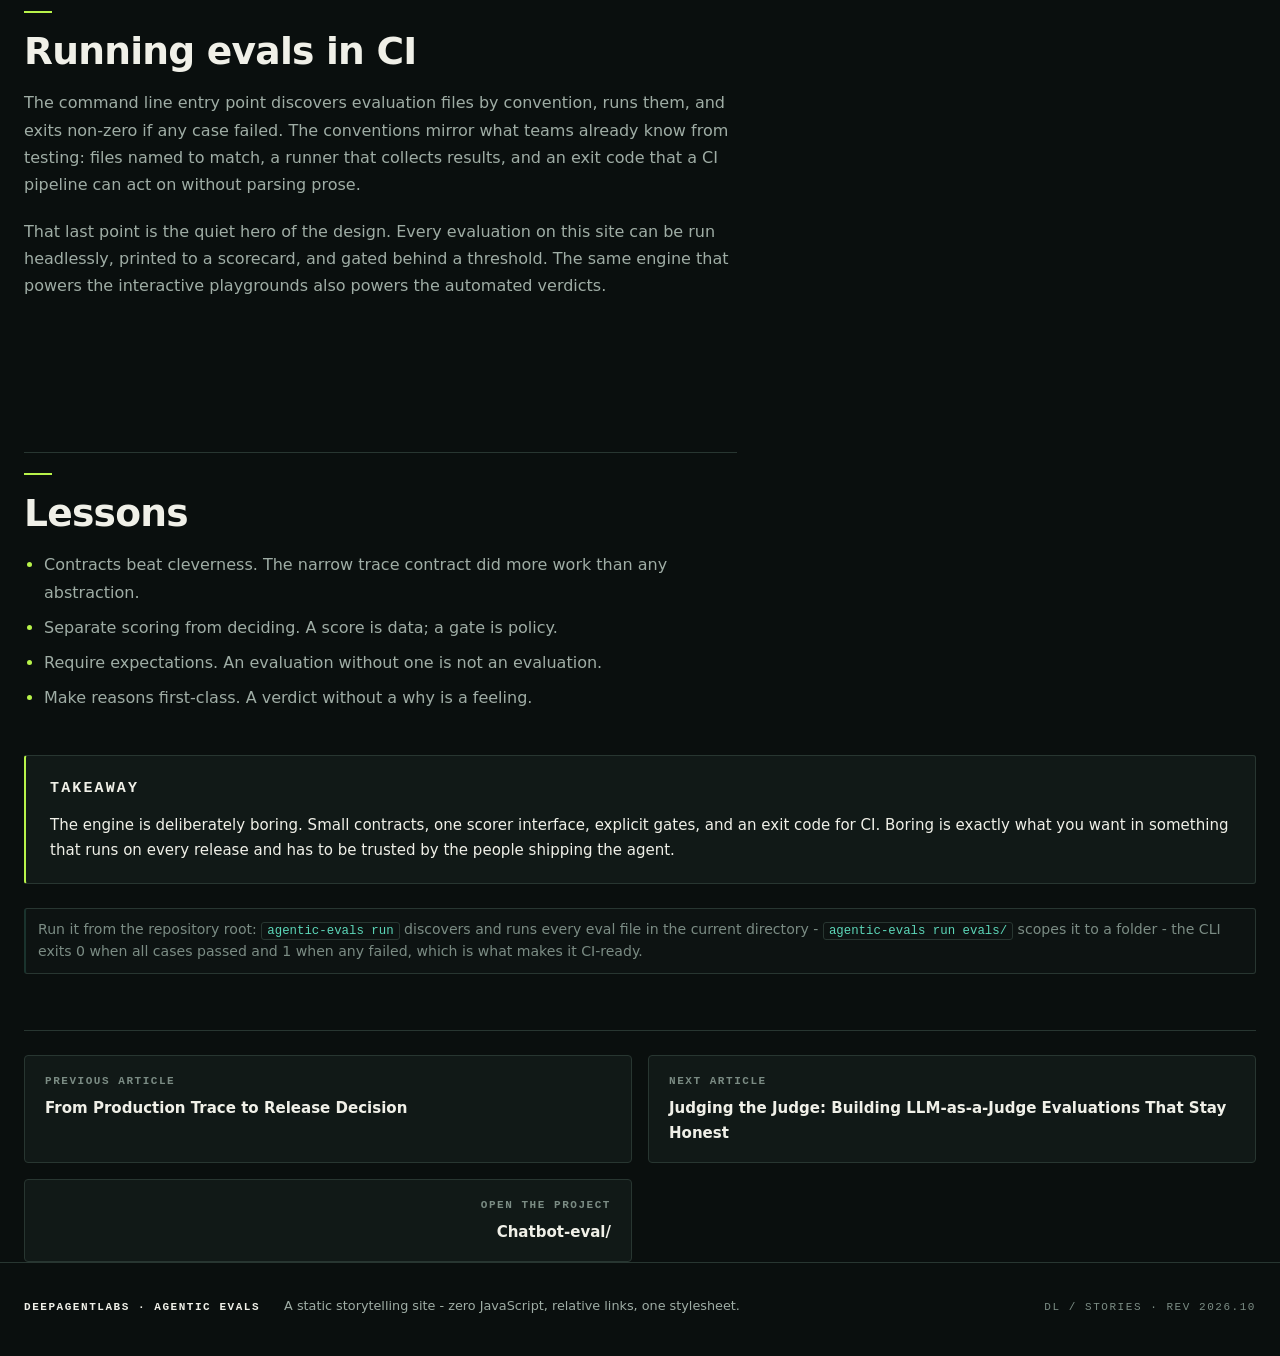
<file: blog/eval-engine.html>
<!DOCTYPE html>
<html lang="en">
<head>
<!-- ============================================================
     BLOG ARTICLE 04 - How the Evaluation Engine Was Built
     Lives in blog/: stylesheet ../styles.css, home ../index.html,
     projects ../Chatbot-eval/index.html, siblings are the other
     files in this folder. ZERO JavaScript, no assets.
     ============================================================ -->
<meta charset="UTF-8">
<meta name="viewport" content="width=device-width, initial-scale=1.0">
<meta name="description" content="How the agentic-evals evaluation engine was built: the trace contract, the scorer interface, packs, the release gate, and the CLI that turn agent behaviour into pass or fail.">
<title>How the Evaluation Engine Was Built &middot; Blog &middot; Agentic Evals</title>
<link rel="stylesheet" href="../styles.css">
</head>
<body>

<a class="skip-link" href="#main">Skip to main content</a>

<header class="site-header">
  <div class="wrap header-inner">
    <p class="brand">
      <span class="brand-name">DeepAgentLabs</span>
      <span class="brand-sep" aria-hidden="true">/</span>
      <span class="brand-sub">Agentic Evals</span>
    </p>

    <nav class="site-nav" aria-label="Primary">

      <!-- desktop navigation -->
      <ul class="nav-list nav-list--wide">
        <li><a class="nav-link" href="../index.html">Home</a></li>
        <li><a class="nav-link" href="../index.html#use-cases">Use Cases</a></li>
        <li class="nav-item--has-sub">
          <a class="nav-link nav-link--sub" href="index.html">Blog<svg class="chevron" width="10" height="10" viewBox="0 0 10 10" aria-hidden="true" focusable="false"><path d="M2 3.5 L5 6.5 L8 3.5" fill="none" stroke="currentColor" stroke-width="1.5" stroke-linecap="round" stroke-linejoin="round"/></svg></a>
          <ul class="nav-sub-list">
            <li><a class="nav-sub-link" href="index.html">All posts</a></li>
            <li><a class="nav-sub-link" href="chatbot-evaluation.html">Chatbot Evaluation</a></li>
            <li><a class="nav-sub-link" href="voice-agent-evaluation.html">Voice Agent Evaluation</a></li>
            <li><a class="nav-sub-link" href="production-trace-release-decision.html">From Production Trace to Release Decision</a></li>
            <li><a class="nav-sub-link" href="eval-engine.html">How the Evaluation Engine Was Built</a></li>
          </ul>
        </li>
        <li><a class="nav-link" href="../index.html#about">About</a></li>
        <li>
          <a class="nav-link nav-link--ext"
             href="https://github.com/Aryaman431/agentic-evals"
             target="_blank"
             rel="noopener noreferrer"
             aria-label="Open the agentic-evals repository on GitHub from the Evaluation Engine article - opens in a new tab">GitHub<svg class="arrow arrow--ur" width="10" height="10" viewBox="0 0 10 10" aria-hidden="true" focusable="false"><path d="M2 8 L8 2 M3.5 2 H8 V6.5" fill="none" stroke="currentColor" stroke-width="1.5"/></svg></a>
        </li>
      </ul>

      <!-- mobile navigation: native disclosure, no JavaScript -->
      <details class="nav-disclosure">
        <summary class="nav-summary">Menu<svg class="chevron" width="10" height="10" viewBox="0 0 10 10" aria-hidden="true" focusable="false"><path d="M2 3.5 L5 6.5 L8 3.5" fill="none" stroke="currentColor" stroke-width="1.5" stroke-linecap="round" stroke-linejoin="round"/></svg></summary>
        <ul class="nav-list nav-list--drawer">
          <li><a class="nav-link" href="../index.html">Home</a></li>
          <li><a class="nav-link" href="../index.html#use-cases">Use Cases</a></li>
          <li class="nav-item--has-sub">
            <a class="nav-link nav-link--sub" href="index.html">Blog<svg class="chevron" width="10" height="10" viewBox="0 0 10 10" aria-hidden="true" focusable="false"><path d="M2 3.5 L5 6.5 L8 3.5" fill="none" stroke="currentColor" stroke-width="1.5" stroke-linecap="round" stroke-linejoin="round"/></svg></a>
            <ul class="nav-sub-list">
              <li><a class="nav-sub-link" href="index.html">All posts</a></li>
              <li><a class="nav-sub-link" href="chatbot-evaluation.html">Chatbot Evaluation</a></li>
              <li><a class="nav-sub-link" href="voice-agent-evaluation.html">Voice Agent Evaluation</a></li>
              <li><a class="nav-sub-link" href="production-trace-release-decision.html">From Production Trace to Release Decision</a></li>
              <li><a class="nav-sub-link" href="eval-engine.html">How the Evaluation Engine Was Built</a></li>
            </ul>
          </li>
          <li><a class="nav-link" href="../index.html#about">About</a></li>
          <li>
            <a class="nav-link nav-link--ext"
               href="https://github.com/Aryaman431/agentic-evals"
               target="_blank"
               rel="noopener noreferrer"
               aria-label="Open the agentic-evals repository on GitHub from the Evaluation Engine article - opens in a new tab">GitHub<svg class="arrow arrow--ur" width="10" height="10" viewBox="0 0 10 10" aria-hidden="true" focusable="false"><path d="M2 8 L8 2 M3.5 2 H8 V6.5" fill="none" stroke="currentColor" stroke-width="1.5"/></svg></a>
          </li>
        </ul>
      </details>

    </nav>
  </div>
</header>

<main id="main">
  <div class="wrap">

    <a class="back-link" href="index.html">All posts</a>

    <!-- ==========================================================
         1 - ARTICLE HEADER
         ========================================================== -->
    <header class="article-header">
      <p class="eyebrow"><span class="eyebrow-mark" aria-hidden="true">&#167;B</span>Blog</p>

      <h1>How the Evaluation Engine Was Built</h1>

      <p class="article-meta">
        <span>Engineering &middot; 8 min read</span>
        <span><code>agentic_evals</code></span>
      </p>

      <p class="article-lede">
        Every use case on this site - the chatbot, the voice agent, the release gate - eventually
        bottoms out in the same place: a small evaluation engine that turns a recorded trace into a
        score, a score into a verdict, and a verdict into a pass or fail. This post opens that
        engine and describes the pieces that make testing an agent feel like testing software.
      </p>
    </header>

    <!-- ==========================================================
         2 - THE PROBLEM
         ========================================================== -->
    <section class="article-section">
      <div class="prose">
        <h2>Why an agent is not a function</h2>

        <p>
          The instinct when teams start evaluating agents is to reach for the tooling they already
          have for ordinary software: call the thing, assert on the output, move on. Agents resist
          this framing because they do not have an output you can assert on. What they produce is
          behaviour - a plan, a tool call, a sentence, a decision - and the behaviour is shaped by
          reasoning that never appears in any single place you can point at.
        </p>

        <p>
          That is why the failures hide in the seams. The reasoning step is fine but the tool call
          is wrong. The tool call is right but the argument is corrupted. The answer is fluent but
          the claim is unsupported. A single assertion cannot see any of that, because none of it is
          a property of the final answer alone. The evaluation has to observe the <strong>run</strong>,
          not just the <strong>result</strong>.
        </p>

        <p>
          The consequence is that evaluation has to be built as a small system of its own: capture
          a trace, score the trace, and turn the score into a verdict. Everything else on this site
          is an instance of that pattern.
        </p>
      </div>
    </section>

    <!-- ==========================================================
         3 - THE TRACE CONTRACT
         ========================================================== -->
    <section class="article-section">
      <div class="prose">
        <h2>The trace is the contract</h2>

        <p>
          The engine core data model is deliberately small. An <code>EvalTrace</code> holds a
          trace identifier, the <code>EvalSpan</code>s that make it up, total latency, an
          estimated cost, and metadata. An <code>EvalSpan</code> holds a tool name and a bag of
          attributes. That is the whole shape the engine inspects.
        </p>

        <p>
          The design note worth reading closely: the engine does not adopt any vendor trace schema.
          It does not inherit AgenticLens's richer <code>Span</code>, with agent names, retries,
          timestamps, and everything else. The engine only needs the pieces it actually uses, and by
          keeping the contract narrow it can consume any trace-shaped data a team already has. You
          can produce an <code>EvalTrace</code> without depending on a specific tracing tool schema
          at all.
        </p>

        <p>
          A narrow contract is a decision, and it is the kind of decision that ages well. Tracing
          vendors will keep adding fields. The evaluation engine should not care.
        </p>
      </div>
    </section>

    <!-- ==========================================================
         4 - SCORERS AND PACKS
         ========================================================== -->
    <section class="article-section">
      <div class="prose">
        <h2>One interface, many scorers</h2>

        <p>
          Scoring is expressed through a single interface with multiple implementations: text
          scorers, trajectory scorers, and rubric scorers that use a language model as the judge.
          Every score carries a value between zero and one, a pass flag, whether it is required, and
          a human-readable explanation of why it passed or failed. That last field is not
          decoration; it is what turns a number into something an engineer can act on.
        </p>

        <p>
          Scorers are then bundled into <strong>packs</strong> through test cases. A test case
          declares what the behaviour was expected to be: an expected output, a set of substrings
          that must appear, a JSON schema for structured output, required or forbidden tools, the
          arguments a tool call should carry, latency and cost ceilings, turn limits, and the
          evaluators that judge it. A test case that declares no expectation at all is rejected, so
          an empty case cannot silently become an unchecked case.
        </p>

        <p>
          The pack model is what keeps evaluation honest as the surface area grows. Instead of one
          monolithic rubric written once, expectations are expressed per behaviour, and evaluators
          are attached to the cases that need them.
        </p>
      </div>
    </section>

    <!-- ==========================================================
         5 - THE GATE
         ========================================================== -->
    <section class="article-section">
      <div class="prose">
        <h2>From scores to a decision: the gate</h2>

        <p>
          A score is not a verdict. The engine gate takes a full evaluation report and turns it
          into a decision with reasons. The gate configuration carries the thresholds a team cares
          about: minimum pass rate, minimum average score, maximum failed cases, maximum average
          latency, and maximum total cost. The decision returns a pass flag plus a list of reasons
          explaining what failed, plus the observed numbers it decided against.
        </p>

        <p>
          That separation matters. Keeping the thresholds in configuration, and keeping the
          decision's reasoning alongside the observed values, means the verdict can be reproduced
          and audited later. A pass flag without reasons is a dashboard. A pass flag with reasons is
          a decision.
        </p>
      </div>
    </section>

    <!-- ==========================================================
         6 - RUNNING IN CI
         ========================================================== -->
    <section class="article-section">
      <div class="prose">
        <h2>Running evals in CI</h2>

        <p>
          The command line entry point discovers evaluation files by convention, runs them, and
          exits non-zero if any case failed. The conventions mirror what teams already know from
          testing: files named to match, a runner that collects results, and an exit code that a CI
          pipeline can act on without parsing prose.
        </p>

        <p>
          That last point is the quiet hero of the design. Every evaluation on this site can be run
          headlessly, printed to a scorecard, and gated behind a threshold. The same engine that
          powers the interactive playgrounds also powers the automated verdicts.
        </p>
      </div>
    </section>

    <!-- ==========================================================
         7 - LESSONS
         ========================================================== -->
    <section class="article-section">
      <div class="prose">
        <h2>Lessons</h2>

        <ul>
          <li>Contracts beat cleverness. The narrow trace contract did more work than any abstraction.</li>
          <li>Separate scoring from deciding. A score is data; a gate is policy.</li>
          <li>Require expectations. An evaluation without one is not an evaluation.</li>
          <li>Make reasons first-class. A verdict without a why is a feeling.</li>
        </ul>
      </div>
    </section>

    <!-- ==========================================================
         8 - TAKEAWAY
         ========================================================== -->
    <div class="takeaway">
      <p class="takeaway-label">Takeaway</p>
      <p>
        The engine is deliberately boring. Small contracts, one scorer interface, explicit gates,
        and an exit code for CI. Boring is exactly what you want in something that runs on every
        release and has to be trusted by the people shipping the agent.
      </p>
    </div>

    <p class="run-note">
      Run it from the repository root: <code>agentic-evals run</code> discovers and runs every eval
      file in the current directory - <code>agentic-evals run evals/</code> scopes it to a folder -
      the CLI exits 0 when all cases passed and 1 when any failed, which is what makes it CI-ready.
    </p>

    <!-- ==========================================================
         9 - PREV / NEXT / PROJECT
         ========================================================== -->
    <nav class="article-footer-nav" aria-label="More articles">
      <a href="production-trace-release-decision.html">
        <span>Previous article</span>
        <span>From Production Trace to Release Decision</span>
      </a>
      <a href="judge-reliability.html">
        <span>Next article</span>
        <span>Judging the Judge: Building LLM-as-a-Judge Evaluations That Stay Honest</span>
      </a>
      <a href="../Chatbot-eval/index.html">
        <span>Open the project</span>
        <span>Chatbot-eval/</span>
      </a>
    </nav>

  </div>
</main>

<footer class="site-footer">
  <div class="wrap footer-inner">
    <p class="footer-brand">DeepAgentLabs &middot; Agentic Evals</p>
    <p class="footer-note">
      A static storytelling site - zero JavaScript, relative links, one stylesheet.
    </p>
    <p class="footer-meta" aria-hidden="true">DL / STORIES &middot; REV 2026.10</p>
  </div>
</footer>

</body>
</html>
</file>
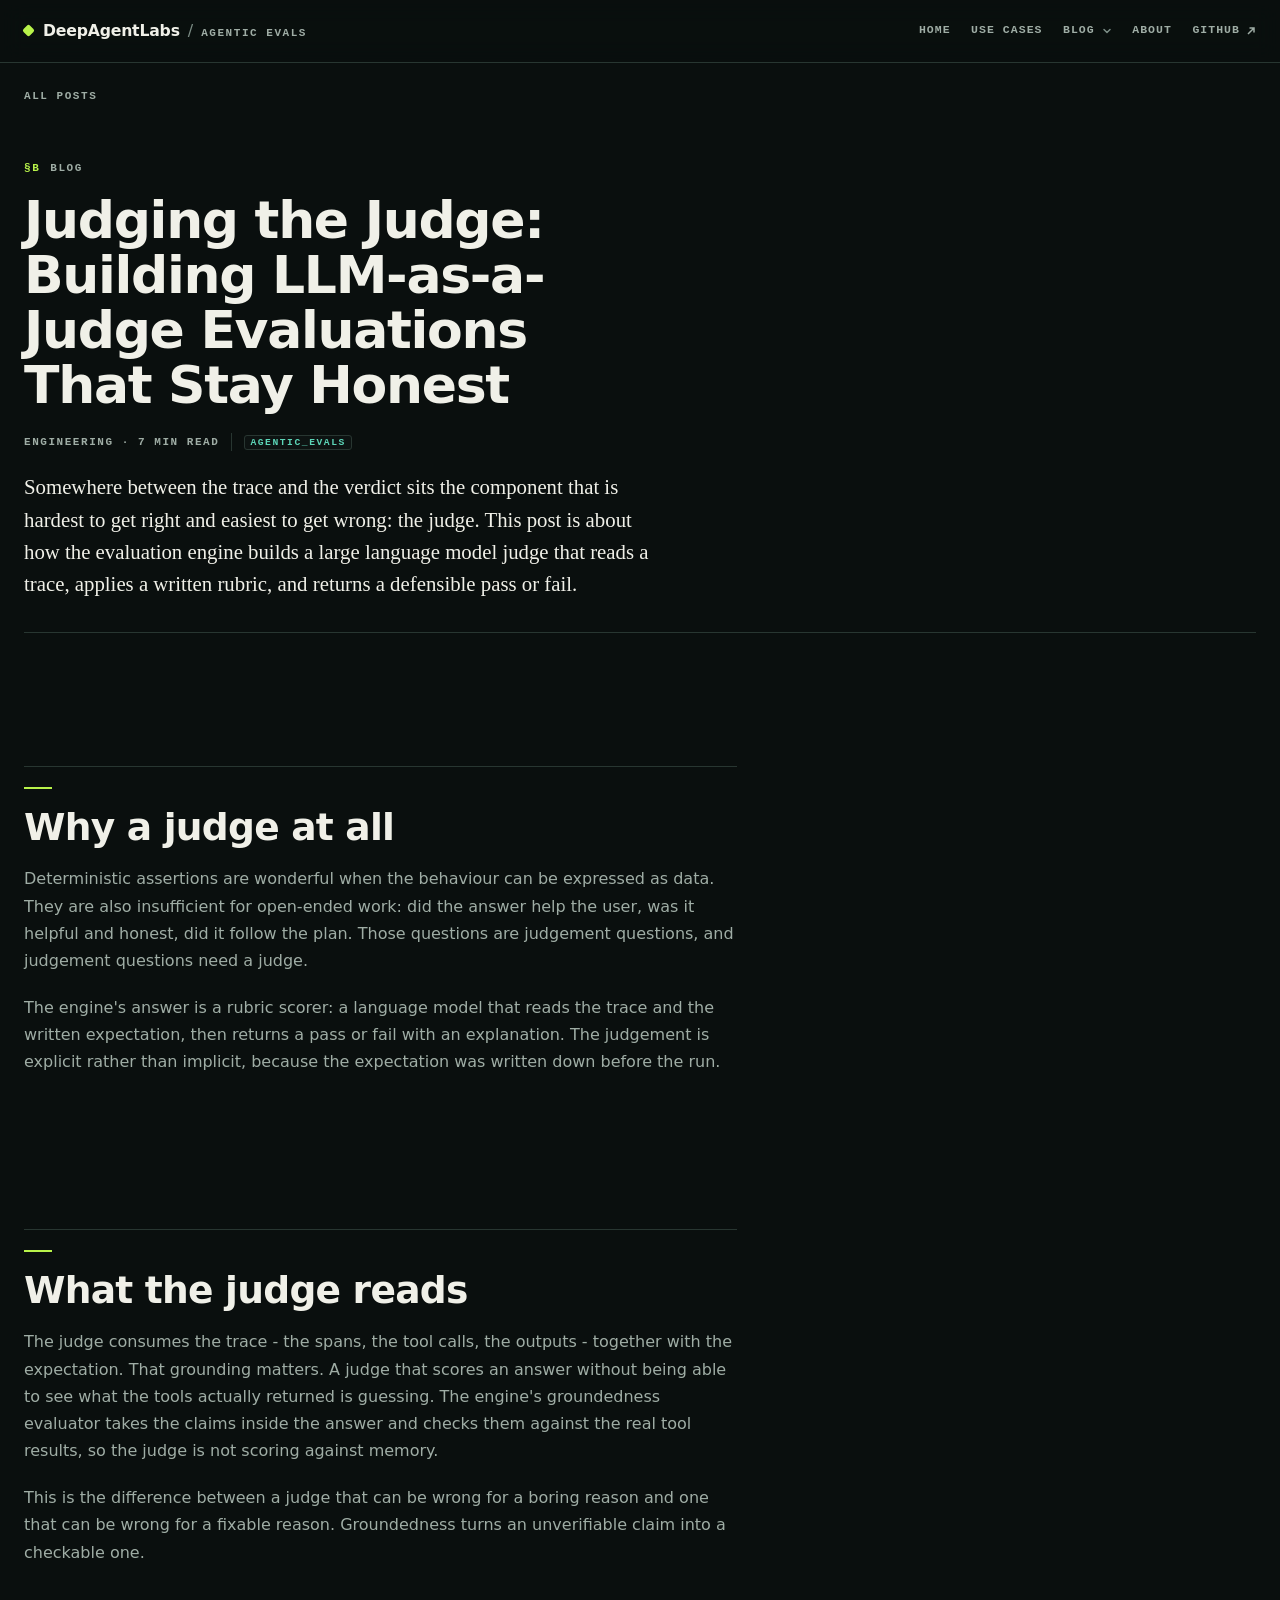
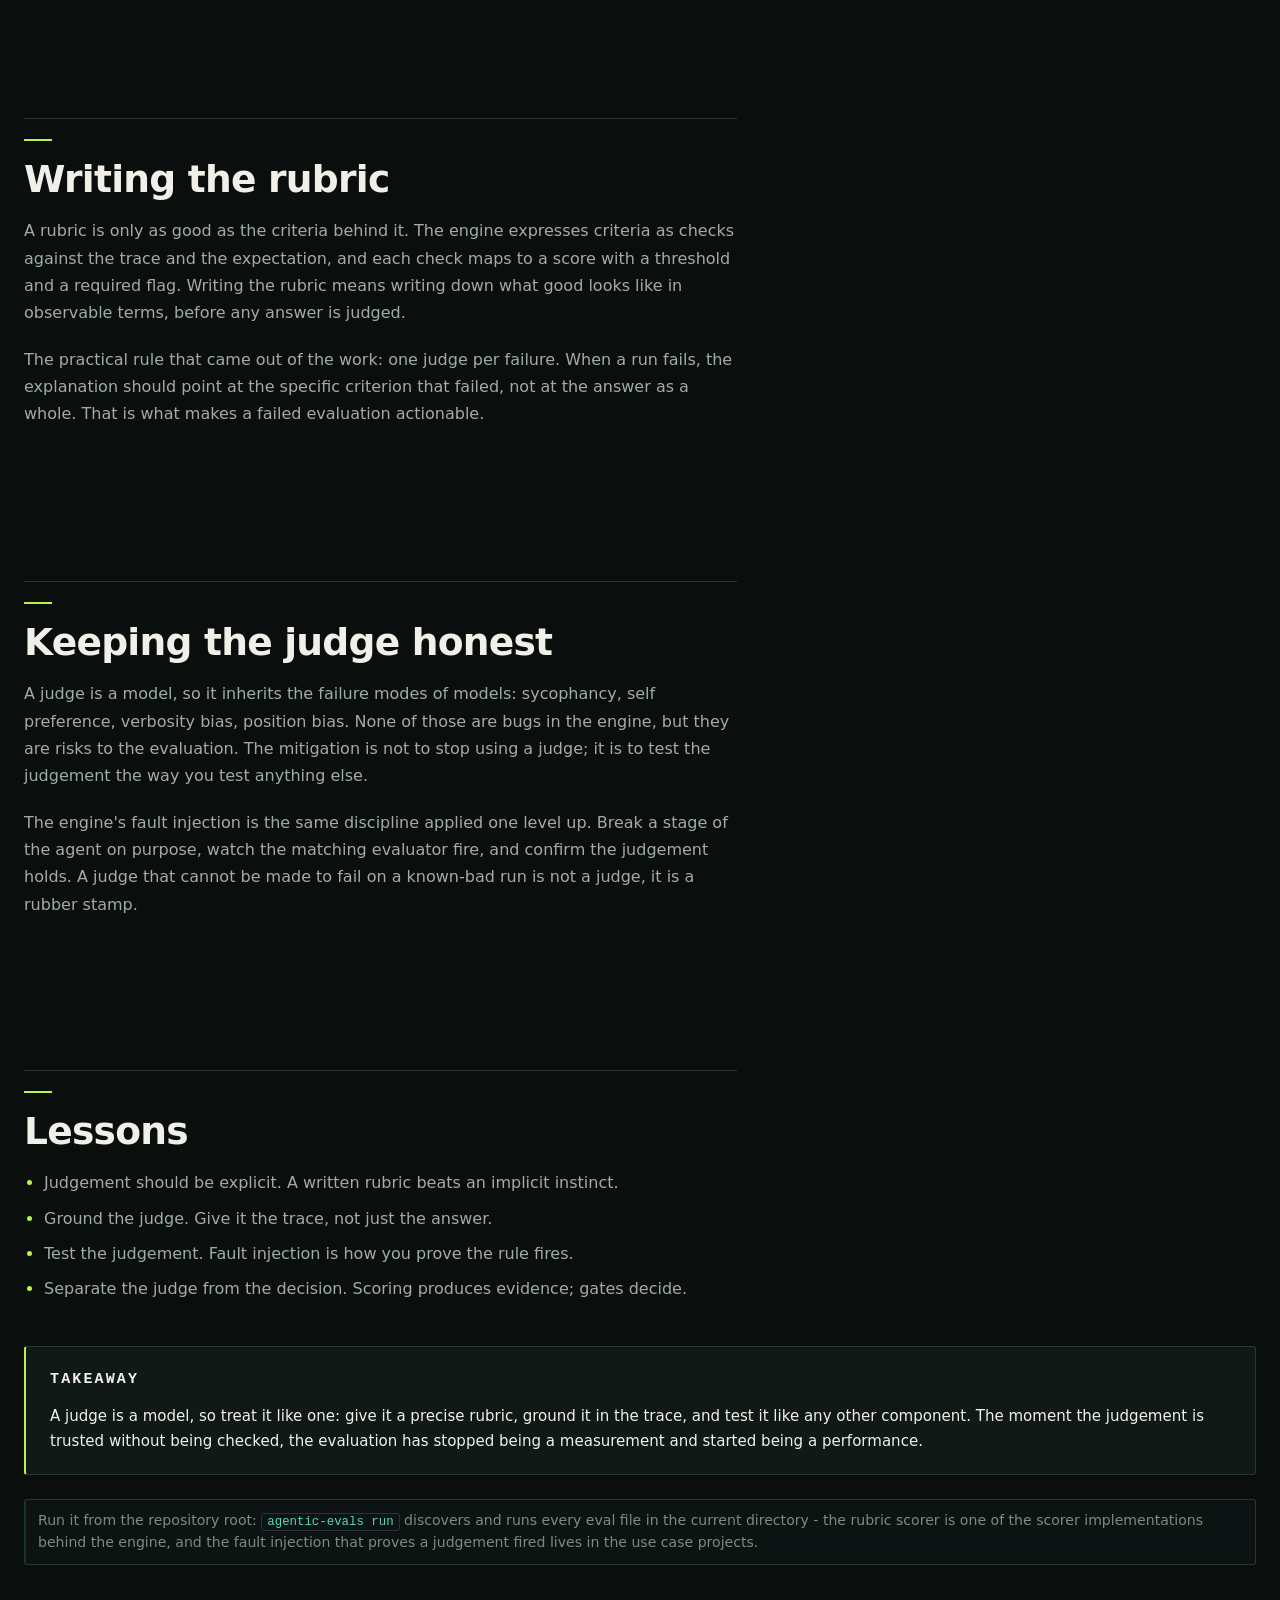
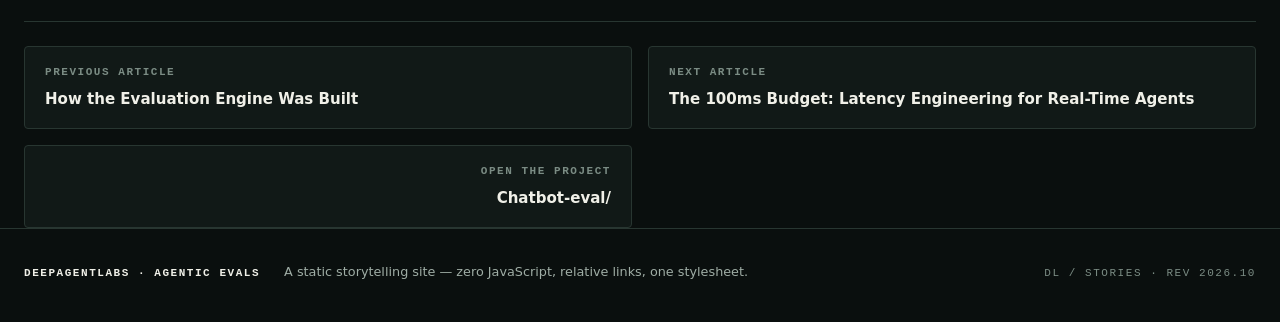
<file: blog/judge-reliability.html>
<!DOCTYPE html>
<html lang="en">
<head>
<!-- ============================================================
     BLOG ARTICLE 05 - Judging the Judge: Building LLM-as-a-Judge
     Evaluations That Stay Honest
     Lives in blog/: stylesheet ../styles.css, home ../index.html,
     projects ../Chatbot-eval/index.html, siblings are the other
     files in this folder. ZERO JavaScript, no assets.
     ============================================================ -->
<meta charset="UTF-8">
<meta name="viewport" content="width=device-width, initial-scale=1.0">
<meta name="description" content="How the agentic-evals engine keeps a large language model honest as the judge: what the judge reads, how rubrics are written, and how the judgement is tested.">
<title>Judging the Judge: Building LLM-as-a-Judge Evaluations That Stay Honest &middot; Blog &middot; Agentic Evals</title>
<link rel="stylesheet" href="../styles.css">
</head>
<body>

<a class="skip-link" href="#main">Skip to main content</a>

<header class="site-header">
  <div class="wrap header-inner">
    <p class="brand">
      <span class="brand-name">DeepAgentLabs</span>
      <span class="brand-sep" aria-hidden="true">/</span>
      <span class="brand-sub">Agentic Evals</span>
    </p>

    <nav class="site-nav" aria-label="Primary">

      <!-- desktop navigation -->
      <ul class="nav-list nav-list--wide">
        <li><a class="nav-link" href="../index.html">Home</a></li>
        <li><a class="nav-link" href="../index.html#use-cases">Use Cases</a></li>
        <li class="nav-item--has-sub">
          <a class="nav-link nav-link--sub" href="index.html">Blog<svg class="chevron" width="10" height="10" viewBox="0 0 10 10" aria-hidden="true" focusable="false"><path d="M2 3.5 L5 6.5 L8 3.5" fill="none" stroke="currentColor" stroke-width="1.5" stroke-linecap="round" stroke-linejoin="round"/></svg></a>
          <ul class="nav-sub-list">
            <li><a class="nav-sub-link" href="index.html">All posts</a></li>
            <li><a class="nav-sub-link" href="chatbot-evaluation.html">Chatbot Evaluation</a></li>
            <li><a class="nav-sub-link" href="voice-agent-evaluation.html">Voice Agent Evaluation</a></li>
            <li><a class="nav-sub-link" href="production-trace-release-decision.html">From Production Trace to Release Decision</a></li>
            <li><a class="nav-sub-link" href="eval-engine.html">How the Evaluation Engine Was Built</a></li>
            <li><a class="nav-sub-link" href="judge-reliability.html">Judging the Judge: Building LLM-as-a-Judge Evaluations That Stay Honest</a></li>
          </ul>
        </li>
        <li><a class="nav-link" href="../index.html#about">About</a></li>
        <li>
          <a class="nav-link nav-link--ext"
             href="https://github.com/Aryaman431/agentic-evals"
             target="_blank"
             rel="noopener noreferrer"
             aria-label="Open the agentic-evals repository on GitHub from the Judging the Judge article - opens in a new tab">GitHub<svg class="arrow arrow--ur" width="10" height="10" viewBox="0 0 10 10" aria-hidden="true" focusable="false"><path d="M2 8 L8 2 M3.5 2 H8 V6.5" fill="none" stroke="currentColor" stroke-width="1.5"/></svg></a>
        </li>
      </ul>

      <!-- mobile navigation: native disclosure, no JavaScript -->
      <details class="nav-disclosure">
        <summary class="nav-summary">Menu<svg class="chevron" width="10" height="10" viewBox="0 0 10 10" aria-hidden="true" focusable="false"><path d="M2 3.5 L5 6.5 L8 3.5" fill="none" stroke="currentColor" stroke-width="1.5" stroke-linecap="round" stroke-linejoin="round"/></svg></summary>
        <ul class="nav-list nav-list--drawer">
          <li><a class="nav-link" href="../index.html">Home</a></li>
          <li><a class="nav-link" href="../index.html#use-cases">Use Cases</a></li>
          <li class="nav-item--has-sub">
            <a class="nav-link nav-link--sub" href="index.html">Blog<svg class="chevron" width="10" height="10" viewBox="0 0 10 10" aria-hidden="true" focusable="false"><path d="M2 3.5 L5 6.5 L8 3.5" fill="none" stroke="currentColor" stroke-width="1.5" stroke-linecap="round" stroke-linejoin="round"/></svg></a>
            <ul class="nav-sub-list">
              <li><a class="nav-sub-link" href="index.html">All posts</a></li>
              <li><a class="nav-sub-link" href="chatbot-evaluation.html">Chatbot Evaluation</a></li>
              <li><a class="nav-sub-link" href="voice-agent-evaluation.html">Voice Agent Evaluation</a></li>
              <li><a class="nav-sub-link" href="production-trace-release-decision.html">From Production Trace to Release Decision</a></li>
              <li><a class="nav-sub-link" href="eval-engine.html">How the Evaluation Engine Was Built</a></li>
              <li><a class="nav-sub-link" href="judge-reliability.html">Judging the Judge: Building LLM-as-a-Judge Evaluations That Stay Honest</a></li>
            </ul>
          </li>
          <li><a class="nav-link" href="../index.html#about">About</a></li>
          <li>
            <a class="nav-link nav-link--ext"
               href="https://github.com/Aryaman431/agentic-evals"
               target="_blank"
               rel="noopener noreferrer"
               aria-label="Open the agentic-evals repository on GitHub from the Judging the Judge article - opens in a new tab">GitHub<svg class="arrow arrow--ur" width="10" height="10" viewBox="0 0 10 10" aria-hidden="true" focusable="false"><path d="M2 8 L8 2 M3.5 2 H8 V6.5" fill="none" stroke="currentColor" stroke-width="1.5"/></svg></a>
          </li>
        </ul>
      </details>

    </nav>
  </div>
</header>

<main id="main">
  <div class="wrap">

    <a class="back-link" href="index.html">All posts</a>

    <!-- ==========================================================
         1 - ARTICLE HEADER
         ========================================================== -->
    <header class="article-header">
      <p class="eyebrow"><span class="eyebrow-mark" aria-hidden="true">&#167;B</span>Blog</p>

      <h1>Judging the Judge: Building LLM-as-a-Judge Evaluations That Stay Honest</h1>

      <p class="article-meta">
        <span>Engineering &middot; 7 min read</span>
        <span><code>agentic_evals</code></span>
      </p>

      <p class="article-lede">
        Somewhere between the trace and the verdict sits the component that is hardest to get right
        and easiest to get wrong: the judge. This post is about how the evaluation engine builds a
        large language model judge that reads a trace, applies a written rubric, and returns a
        defensible pass or fail.
      </p>
    </header>

    <!-- ==========================================================
         2 - WHY A JUDGE AT ALL
         ========================================================== -->
    <section class="article-section">
      <div class="prose">
        <h2>Why a judge at all</h2>

        <p>
          Deterministic assertions are wonderful when the behaviour can be expressed as data. They
          are also insufficient for open-ended work: did the answer help the user, was it helpful and
          honest, did it follow the plan. Those questions are judgement questions, and judgement
          questions need a judge.
        </p>

        <p>
          The engine's answer is a rubric scorer: a language model that reads the trace and the
          written expectation, then returns a pass or fail with an explanation. The judgement is
          explicit rather than implicit, because the expectation was written down before the run.
        </p>
      </div>
    </section>

    <!-- ==========================================================
         3 - WHAT THE JUDGE READS
         ========================================================== -->
    <section class="article-section">
      <div class="prose">
        <h2>What the judge reads</h2>

        <p>
          The judge consumes the trace - the spans, the tool calls, the outputs - together with the
          expectation. That grounding matters. A judge that scores an answer without being able to
          see what the tools actually returned is guessing. The engine's groundedness evaluator takes
          the claims inside the answer and checks them against the real tool results, so the judge
          is not scoring against memory.
        </p>

        <p>
          This is the difference between a judge that can be wrong for a boring reason and one that
          can be wrong for a fixable reason. Groundedness turns an unverifiable claim into a checkable
          one.
        </p>
      </div>
    </section>

    <!-- ==========================================================
         4 - WRITING THE RUBRIC
         ========================================================== -->
    <section class="article-section">
      <div class="prose">
        <h2>Writing the rubric</h2>

        <p>
          A rubric is only as good as the criteria behind it. The engine expresses criteria as
          checks against the trace and the expectation, and each check maps to a score with a
          threshold and a required flag. Writing the rubric means writing down what good looks like
          in observable terms, before any answer is judged.
        </p>

        <p>
          The practical rule that came out of the work: one judge per failure. When a run fails, the
          explanation should point at the specific criterion that failed, not at the answer as a
          whole. That is what makes a failed evaluation actionable.
        </p>
      </div>
    </section>

    <!-- ==========================================================
         5 - KEEPING THE JUDGE HONEST
         ========================================================== -->
    <section class="article-section">
      <div class="prose">
        <h2>Keeping the judge honest</h2>

        <p>
          A judge is a model, so it inherits the failure modes of models: sycophancy, self
          preference, verbosity bias, position bias. None of those are bugs in the engine, but they
          are risks to the evaluation. The mitigation is not to stop using a judge; it is to test
          the judgement the way you test anything else.
        </p>

        <p>
          The engine's fault injection is the same discipline applied one level up. Break a stage of
          the agent on purpose, watch the matching evaluator fire, and confirm the judgement holds.
          A judge that cannot be made to fail on a known-bad run is not a judge, it is a rubber stamp.
        </p>
      </div>
    </section>

    <!-- ==========================================================
         6 - LESSONS
         ========================================================== -->
    <section class="article-section">
      <div class="prose">
        <h2>Lessons</h2>

        <ul>
          <li>Judgement should be explicit. A written rubric beats an implicit instinct.</li>
          <li>Ground the judge. Give it the trace, not just the answer.</li>
          <li>Test the judgement. Fault injection is how you prove the rule fires.</li>
          <li>Separate the judge from the decision. Scoring produces evidence; gates decide.</li>
        </ul>
      </div>
    </section>

    <!-- ==========================================================
         7 - TAKEAWAY
         ========================================================== -->
    <div class="takeaway">
      <p class="takeaway-label">Takeaway</p>
      <p>
        A judge is a model, so treat it like one: give it a precise rubric, ground it in the trace,
        and test it like any other component. The moment the judgement is trusted without being
        checked, the evaluation has stopped being a measurement and started being a performance.
      </p>
    </div>

    <p class="run-note">
      Run it from the repository root: <code>agentic-evals run</code> discovers and runs every eval
      file in the current directory - the rubric scorer is one of the scorer implementations behind
      the engine, and the fault injection that proves a judgement fired lives in the use case
      projects.
    </p>

    <!-- ==========================================================
         8 - PREV / NEXT / PROJECT
         ========================================================== -->
    <nav class="article-footer-nav" aria-label="More articles">
      <a href="eval-engine.html">
        <span>Previous article</span>
        <span>How the Evaluation Engine Was Built</span>
      </a>
      <a href="latency-engineering.html">
        <span>Next article</span>
        <span>The 100ms Budget: Latency Engineering for Real-Time Agents</span>
      </a>
      <a href="../Chatbot-eval/index.html">
        <span>Open the project</span>
        <span>Chatbot-eval/</span>
      </a>
    </nav>

  </div>
</main>

<footer class="site-footer">
  <div class="wrap footer-inner">
    <p class="footer-brand">DeepAgentLabs &middot; Agentic Evals</p>
    <p class="footer-note">
      A static storytelling site &mdash; zero JavaScript, relative links, one stylesheet.
    </p>
    <p class="footer-meta" aria-hidden="true">DL / STORIES &middot; REV 2026.10</p>
  </div>
</footer>

</body>
</html>
</file>
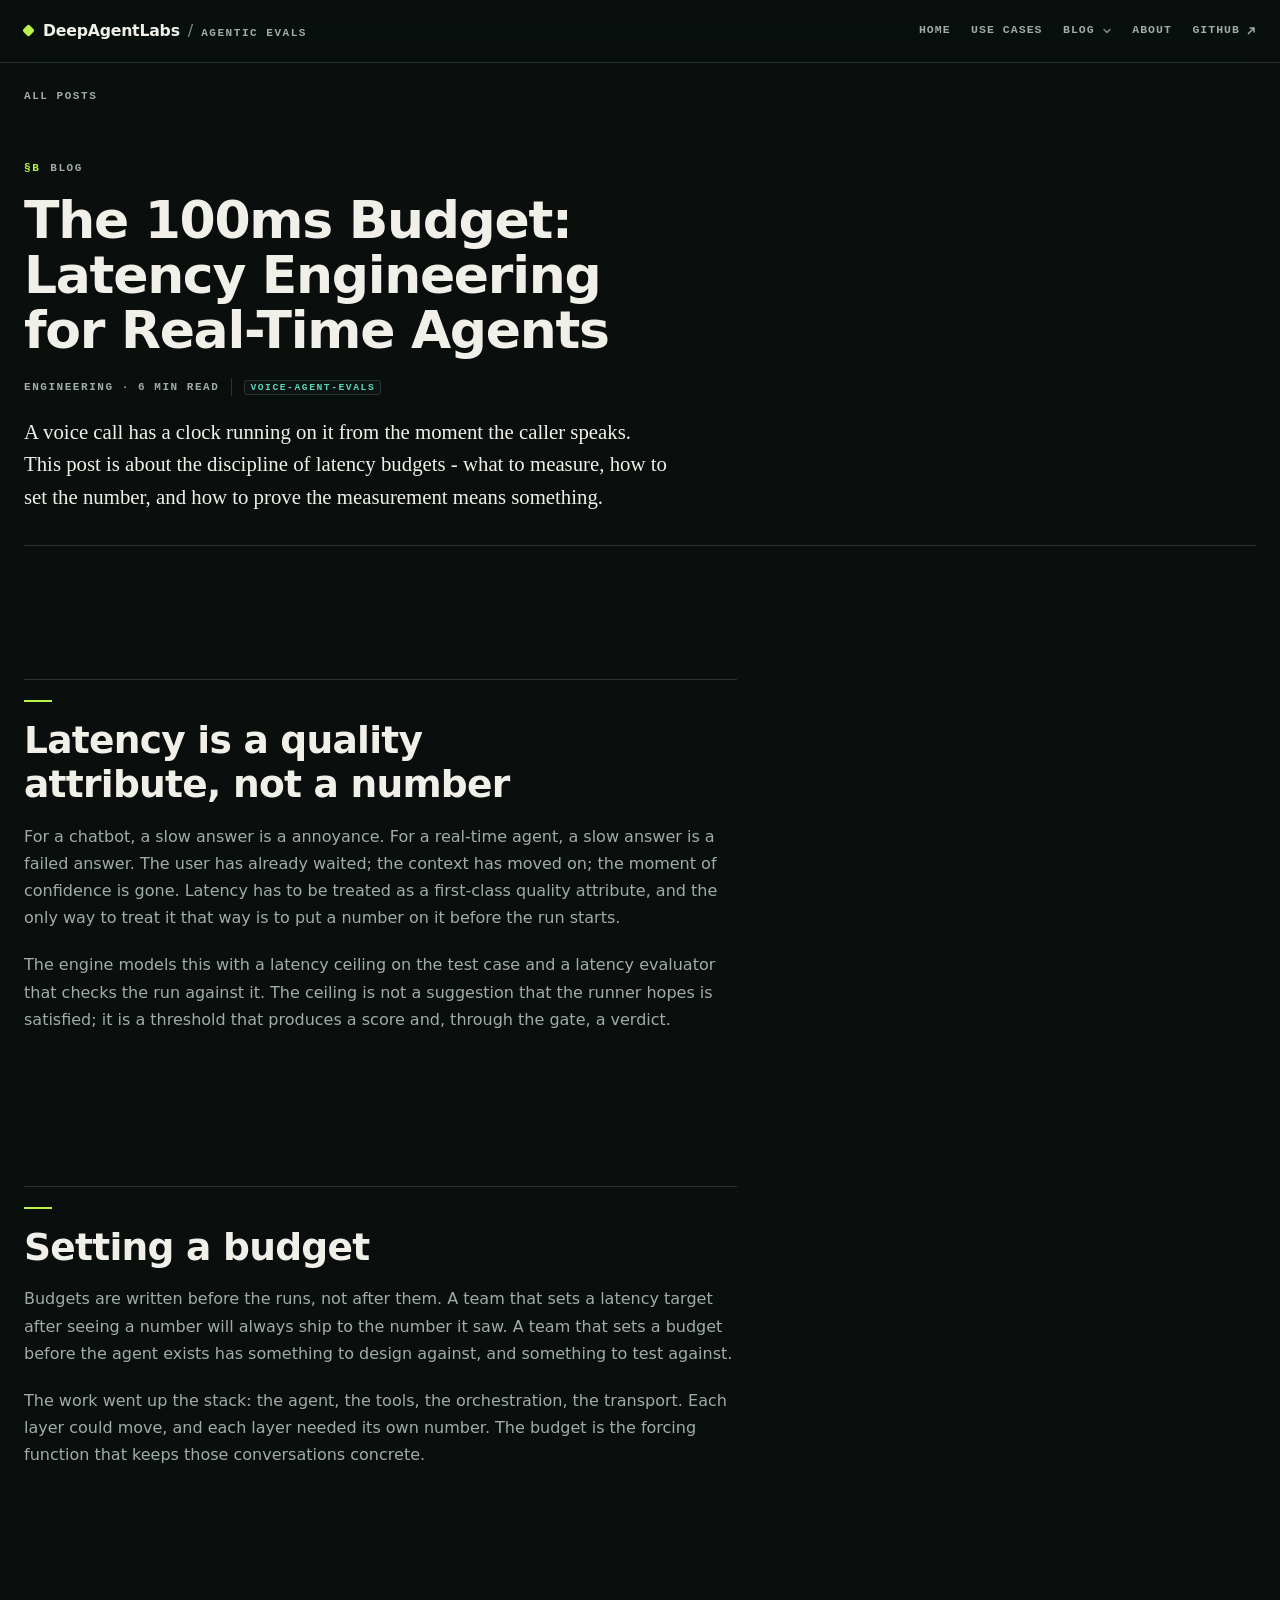
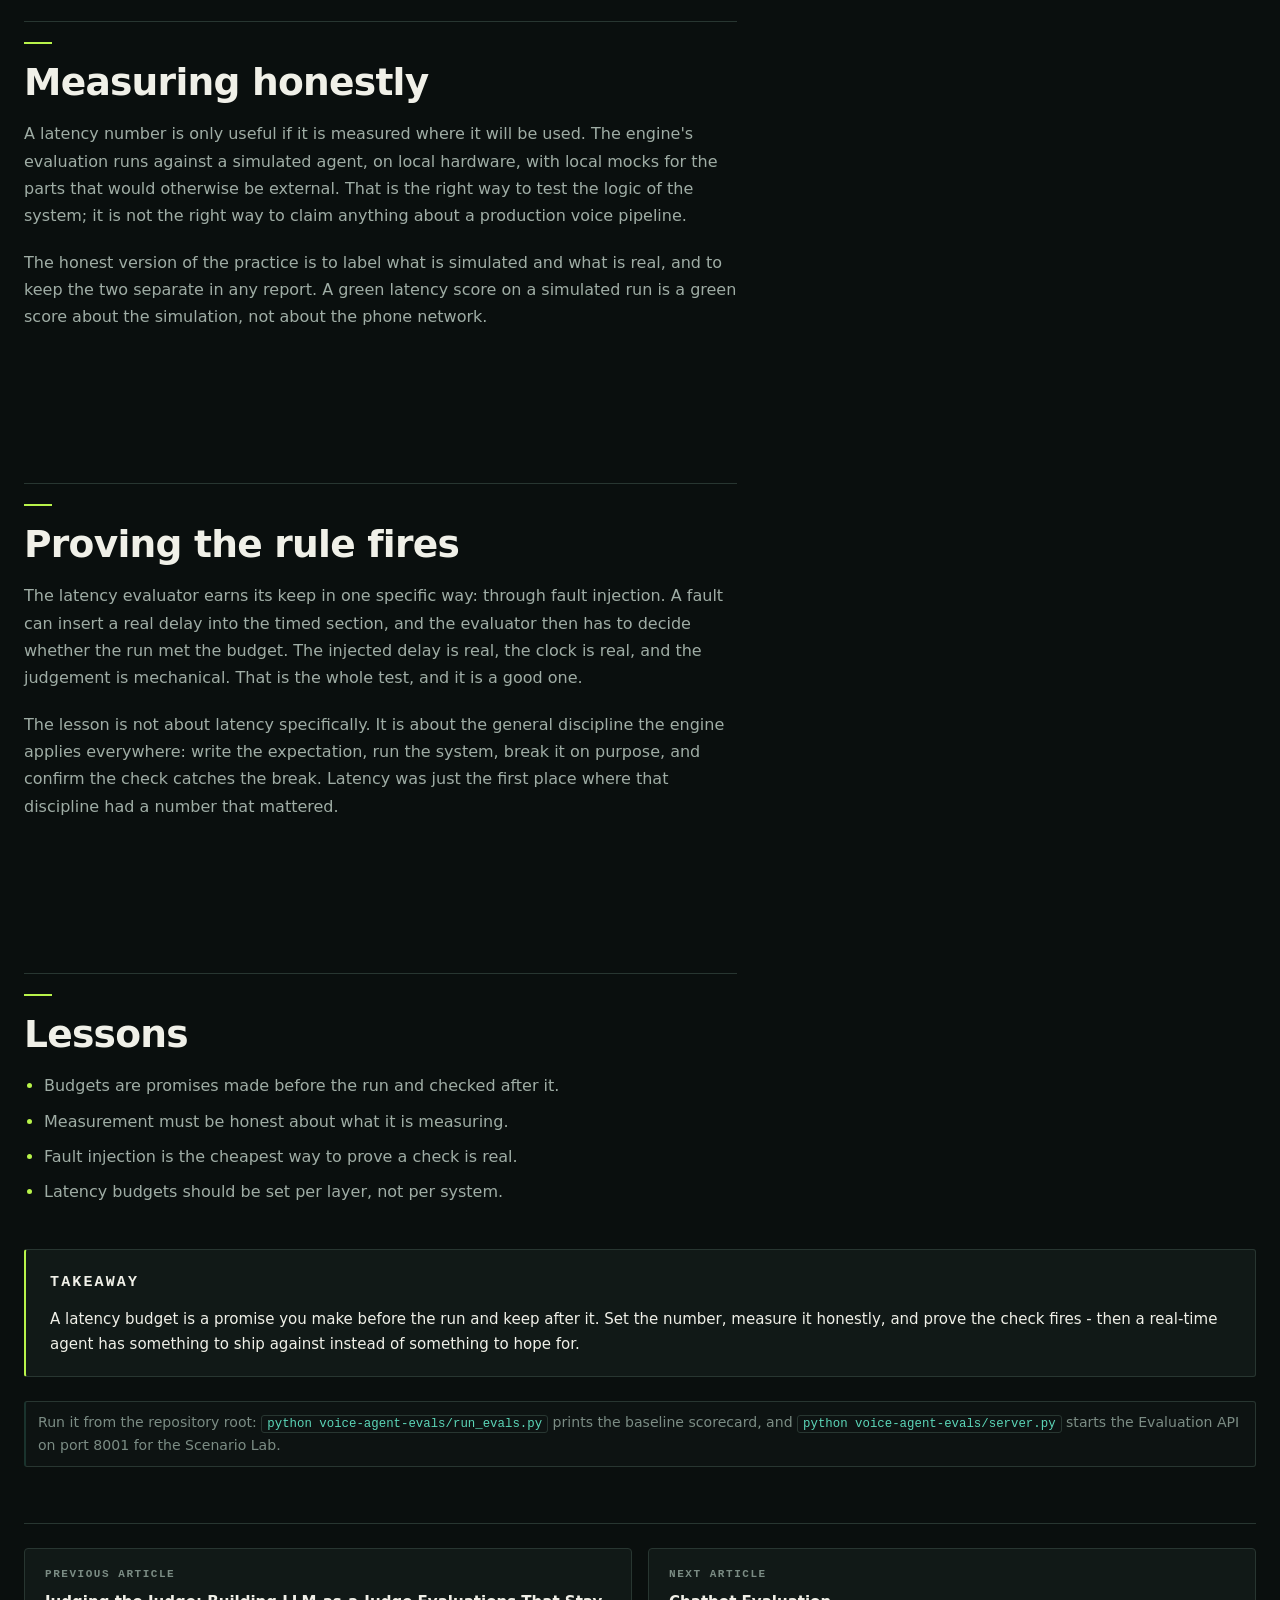
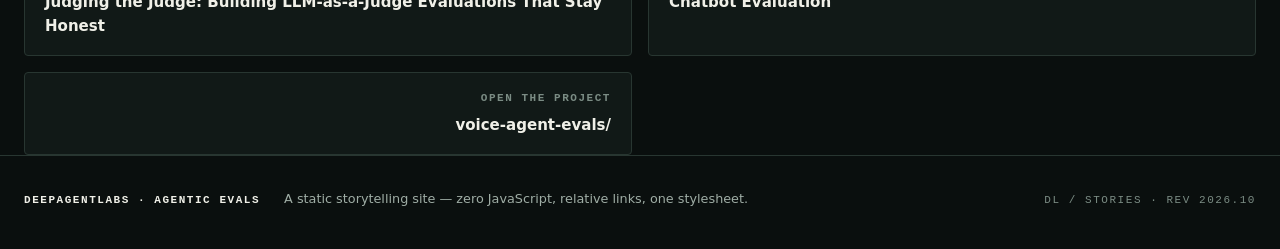
<file: blog/latency-engineering.html>
<!DOCTYPE html>
<html lang="en">
<head>
<!-- ============================================================
     BLOG ARTICLE 06 - The 100ms Budget: Latency Engineering for
     Real-Time Agents
     Lives in blog/: stylesheet ../styles.css, home ../index.html,
     projects ../voice-agent-evals/index.html, siblings are the
     other files in this folder. ZERO JavaScript, no assets.
     ============================================================ -->
<meta charset="UTF-8">
<meta name="viewport" content="width=device-width, initial-scale=1.0">
<meta name="description" content="How the agentic-evals engine approaches latency for real-time agents: setting budgets, measuring honestly, and proving the latency rule fires.">
<title>The 100ms Budget: Latency Engineering for Real-Time Agents &middot; Blog &middot; Agentic Evals</title>
<link rel="stylesheet" href="../styles.css">
</head>
<body>

<a class="skip-link" href="#main">Skip to main content</a>

<header class="site-header">
  <div class="wrap header-inner">
    <p class="brand">
      <span class="brand-name">DeepAgentLabs</span>
      <span class="brand-sep" aria-hidden="true">/</span>
      <span class="brand-sub">Agentic Evals</span>
    </p>

    <nav class="site-nav" aria-label="Primary">

      <!-- desktop navigation -->
      <ul class="nav-list nav-list--wide">
        <li><a class="nav-link" href="../index.html">Home</a></li>
        <li><a class="nav-link" href="../index.html#use-cases">Use Cases</a></li>
        <li class="nav-item--has-sub">
          <a class="nav-link nav-link--sub" href="index.html">Blog<svg class="chevron" width="10" height="10" viewBox="0 0 10 10" aria-hidden="true" focusable="false"><path d="M2 3.5 L5 6.5 L8 3.5" fill="none" stroke="currentColor" stroke-width="1.5" stroke-linecap="round" stroke-linejoin="round"/></svg></a>
          <ul class="nav-sub-list">
            <li><a class="nav-sub-link" href="index.html">All posts</a></li>
            <li><a class="nav-sub-link" href="chatbot-evaluation.html">Chatbot Evaluation</a></li>
            <li><a class="nav-sub-link" href="voice-agent-evaluation.html">Voice Agent Evaluation</a></li>
            <li><a class="nav-sub-link" href="production-trace-release-decision.html">From Production Trace to Release Decision</a></li>
            <li><a class="nav-sub-link" href="eval-engine.html">How the Evaluation Engine Was Built</a></li>
            <li><a class="nav-sub-link" href="judge-reliability.html">Judging the Judge: Building LLM-as-a-Judge Evaluations That Stay Honest</a></li>
            <li><a class="nav-sub-link" href="latency-engineering.html">The 100ms Budget: Latency Engineering for Real-Time Agents</a></li>
          </ul>
        </li>
        <li><a class="nav-link" href="../index.html#about">About</a></li>
        <li>
          <a class="nav-link nav-link--ext"
             href="https://github.com/Aryaman431/agentic-evals"
             target="_blank"
             rel="noopener noreferrer"
             aria-label="Open the agentic-evals repository on GitHub from the Latency Engineering article - opens in a new tab">GitHub<svg class="arrow arrow--ur" width="10" height="10" viewBox="0 0 10 10" aria-hidden="true" focusable="false"><path d="M2 8 L8 2 M3.5 2 H8 V6.5" fill="none" stroke="currentColor" stroke-width="1.5"/></svg></a>
        </li>
      </ul>

      <!-- mobile navigation: native disclosure, no JavaScript -->
      <details class="nav-disclosure">
        <summary class="nav-summary">Menu<svg class="chevron" width="10" height="10" viewBox="0 0 10 10" aria-hidden="true" focusable="false"><path d="M2 3.5 L5 6.5 L8 3.5" fill="none" stroke="currentColor" stroke-width="1.5" stroke-linecap="round" stroke-linejoin="round"/></svg></summary>
        <ul class="nav-list nav-list--drawer">
          <li><a class="nav-link" href="../index.html">Home</a></li>
          <li><a class="nav-link" href="../index.html#use-cases">Use Cases</a></li>
          <li class="nav-item--has-sub">
            <a class="nav-link nav-link--sub" href="index.html">Blog<svg class="chevron" width="10" height="10" viewBox="0 0 10 10" aria-hidden="true" focusable="false"><path d="M2 3.5 L5 6.5 L8 3.5" fill="none" stroke="currentColor" stroke-width="1.5" stroke-linecap="round" stroke-linejoin="round"/></svg></a>
            <ul class="nav-sub-list">
              <li><a class="nav-sub-link" href="index.html">All posts</a></li>
              <li><a class="nav-sub-link" href="chatbot-evaluation.html">Chatbot Evaluation</a></li>
              <li><a class="nav-sub-link" href="voice-agent-evaluation.html">Voice Agent Evaluation</a></li>
              <li><a class="nav-sub-link" href="production-trace-release-decision.html">From Production Trace to Release Decision</a></li>
              <li><a class="nav-sub-link" href="eval-engine.html">How the Evaluation Engine Was Built</a></li>
              <li><a class="nav-sub-link" href="judge-reliability.html">Judging the Judge: Building LLM-as-a-Judge Evaluations That Stay Honest</a></li>
              <li><a class="nav-sub-link" href="latency-engineering.html">The 100ms Budget: Latency Engineering for Real-Time Agents</a></li>
            </ul>
          </li>
          <li><a class="nav-link" href="../index.html#about">About</a></li>
          <li>
            <a class="nav-link nav-link--ext"
               href="https://github.com/Aryaman431/agentic-evals"
               target="_blank"
               rel="noopener noreferrer"
               aria-label="Open the agentic-evals repository on GitHub from the Latency Engineering article - opens in a new tab">GitHub<svg class="arrow arrow--ur" width="10" height="10" viewBox="0 0 10 10" aria-hidden="true" focusable="false"><path d="M2 8 L8 2 M3.5 2 H8 V6.5" fill="none" stroke="currentColor" stroke-width="1.5"/></svg></a>
          </li>
        </ul>
      </details>

    </nav>
  </div>
</header>

<main id="main">
  <div class="wrap">

    <a class="back-link" href="index.html">All posts</a>

    <!-- ==========================================================
         1 - ARTICLE HEADER
         ========================================================== -->
    <header class="article-header">
      <p class="eyebrow"><span class="eyebrow-mark" aria-hidden="true">&#167;B</span>Blog</p>

      <h1>The 100ms Budget: Latency Engineering for Real-Time Agents</h1>

      <p class="article-meta">
        <span>Engineering &middot; 6 min read</span>
        <span><code>voice-agent-evals</code></span>
      </p>

      <p class="article-lede">
        A voice call has a clock running on it from the moment the caller speaks. This post is about
        the discipline of latency budgets - what to measure, how to set the number, and how to prove
        the measurement means something.
      </p>
    </header>

    <!-- ==========================================================
         2 - LATENCY IS A QUALITY ATTRIBUTE
         ========================================================== -->
    <section class="article-section">
      <div class="prose">
        <h2>Latency is a quality attribute, not a number</h2>

        <p>
          For a chatbot, a slow answer is a annoyance. For a real-time agent, a slow answer is a
          failed answer. The user has already waited; the context has moved on; the moment of
          confidence is gone. Latency has to be treated as a first-class quality attribute, and the
          only way to treat it that way is to put a number on it before the run starts.
        </p>

        <p>
          The engine models this with a latency ceiling on the test case and a latency evaluator
          that checks the run against it. The ceiling is not a suggestion that the runner hopes is
          satisfied; it is a threshold that produces a score and, through the gate, a verdict.
        </p>
      </div>
    </section>

    <!-- ==========================================================
         3 - SETTING A BUDGET
         ========================================================== -->
    <section class="article-section">
      <div class="prose">
        <h2>Setting a budget</h2>

        <p>
          Budgets are written before the runs, not after them. A team that sets a latency target
          after seeing a number will always ship to the number it saw. A team that sets a budget
          before the agent exists has something to design against, and something to test against.
        </p>

        <p>
          The work went up the stack: the agent, the tools, the orchestration, the transport. Each
          layer could move, and each layer needed its own number. The budget is the forcing function
          that keeps those conversations concrete.
        </p>
      </div>
    </section>

    <!-- ==========================================================
         4 - MEASURING HONESTLY
         ========================================================== -->
    <section class="article-section">
      <div class="prose">
        <h2>Measuring honestly</h2>

        <p>
          A latency number is only useful if it is measured where it will be used. The engine's
          evaluation runs against a simulated agent, on local hardware, with local mocks for the
          parts that would otherwise be external. That is the right way to test the logic of the
          system; it is not the right way to claim anything about a production voice pipeline.
        </p>

        <p>
          The honest version of the practice is to label what is simulated and what is real, and to
          keep the two separate in any report. A green latency score on a simulated run is a green
          score about the simulation, not about the phone network.
        </p>
      </div>
    </section>

    <!-- ==========================================================
         5 - PROVING THE RULE FIRES
         ========================================================== -->
    <section class="article-section">
      <div class="prose">
        <h2>Proving the rule fires</h2>

        <p>
          The latency evaluator earns its keep in one specific way: through fault injection. A
          fault can insert a real delay into the timed section, and the evaluator then has to decide
          whether the run met the budget. The injected delay is real, the clock is real, and the
          judgement is mechanical. That is the whole test, and it is a good one.
        </p>

        <p>
          The lesson is not about latency specifically. It is about the general discipline the
          engine applies everywhere: write the expectation, run the system, break it on purpose, and
          confirm the check catches the break. Latency was just the first place where that discipline
          had a number that mattered.
        </p>
      </div>
    </section>

    <!-- ==========================================================
         6 - LESSONS
         ========================================================== -->
    <section class="article-section">
      <div class="prose">
        <h2>Lessons</h2>

        <ul>
          <li>Budgets are promises made before the run and checked after it.</li>
          <li>Measurement must be honest about what it is measuring.</li>
          <li>Fault injection is the cheapest way to prove a check is real.</li>
          <li>Latency budgets should be set per layer, not per system.</li>
        </ul>
      </div>
    </section>

    <!-- ==========================================================
         7 - TAKEAWAY
         ========================================================== -->
    <div class="takeaway">
      <p class="takeaway-label">Takeaway</p>
      <p>
        A latency budget is a promise you make before the run and keep after it. Set the number,
        measure it honestly, and prove the check fires - then a real-time agent has something to
        ship against instead of something to hope for.
      </p>
    </div>

    <p class="run-note">
      Run it from the repository root: <code>python voice-agent-evals/run_evals.py</code> prints
      the baseline scorecard, and <code>python voice-agent-evals/server.py</code> starts the
      Evaluation API on port 8001 for the Scenario Lab.
    </p>

    <!-- ==========================================================
         8 - PREV / NEXT / PROJECT
         ========================================================== -->
    <nav class="article-footer-nav" aria-label="More articles">
      <a href="judge-reliability.html">
        <span>Previous article</span>
        <span>Judging the Judge: Building LLM-as-a-Judge Evaluations That Stay Honest</span>
      </a>
      <a href="chatbot-evaluation.html">
        <span>Next article</span>
        <span>Chatbot Evaluation</span>
      </a>
      <a href="../voice-agent-evals/index.html">
        <span>Open the project</span>
        <span>voice-agent-evals/</span>
      </a>
    </nav>

  </div>
</main>

<footer class="site-footer">
  <div class="wrap footer-inner">
    <p class="footer-brand">DeepAgentLabs &middot; Agentic Evals</p>
    <p class="footer-note">
      A static storytelling site &mdash; zero JavaScript, relative links, one stylesheet.
    </p>
    <p class="footer-meta" aria-hidden="true">DL / STORIES &middot; REV 2026.10</p>
  </div>
</footer>

</body>
</html>
</file>
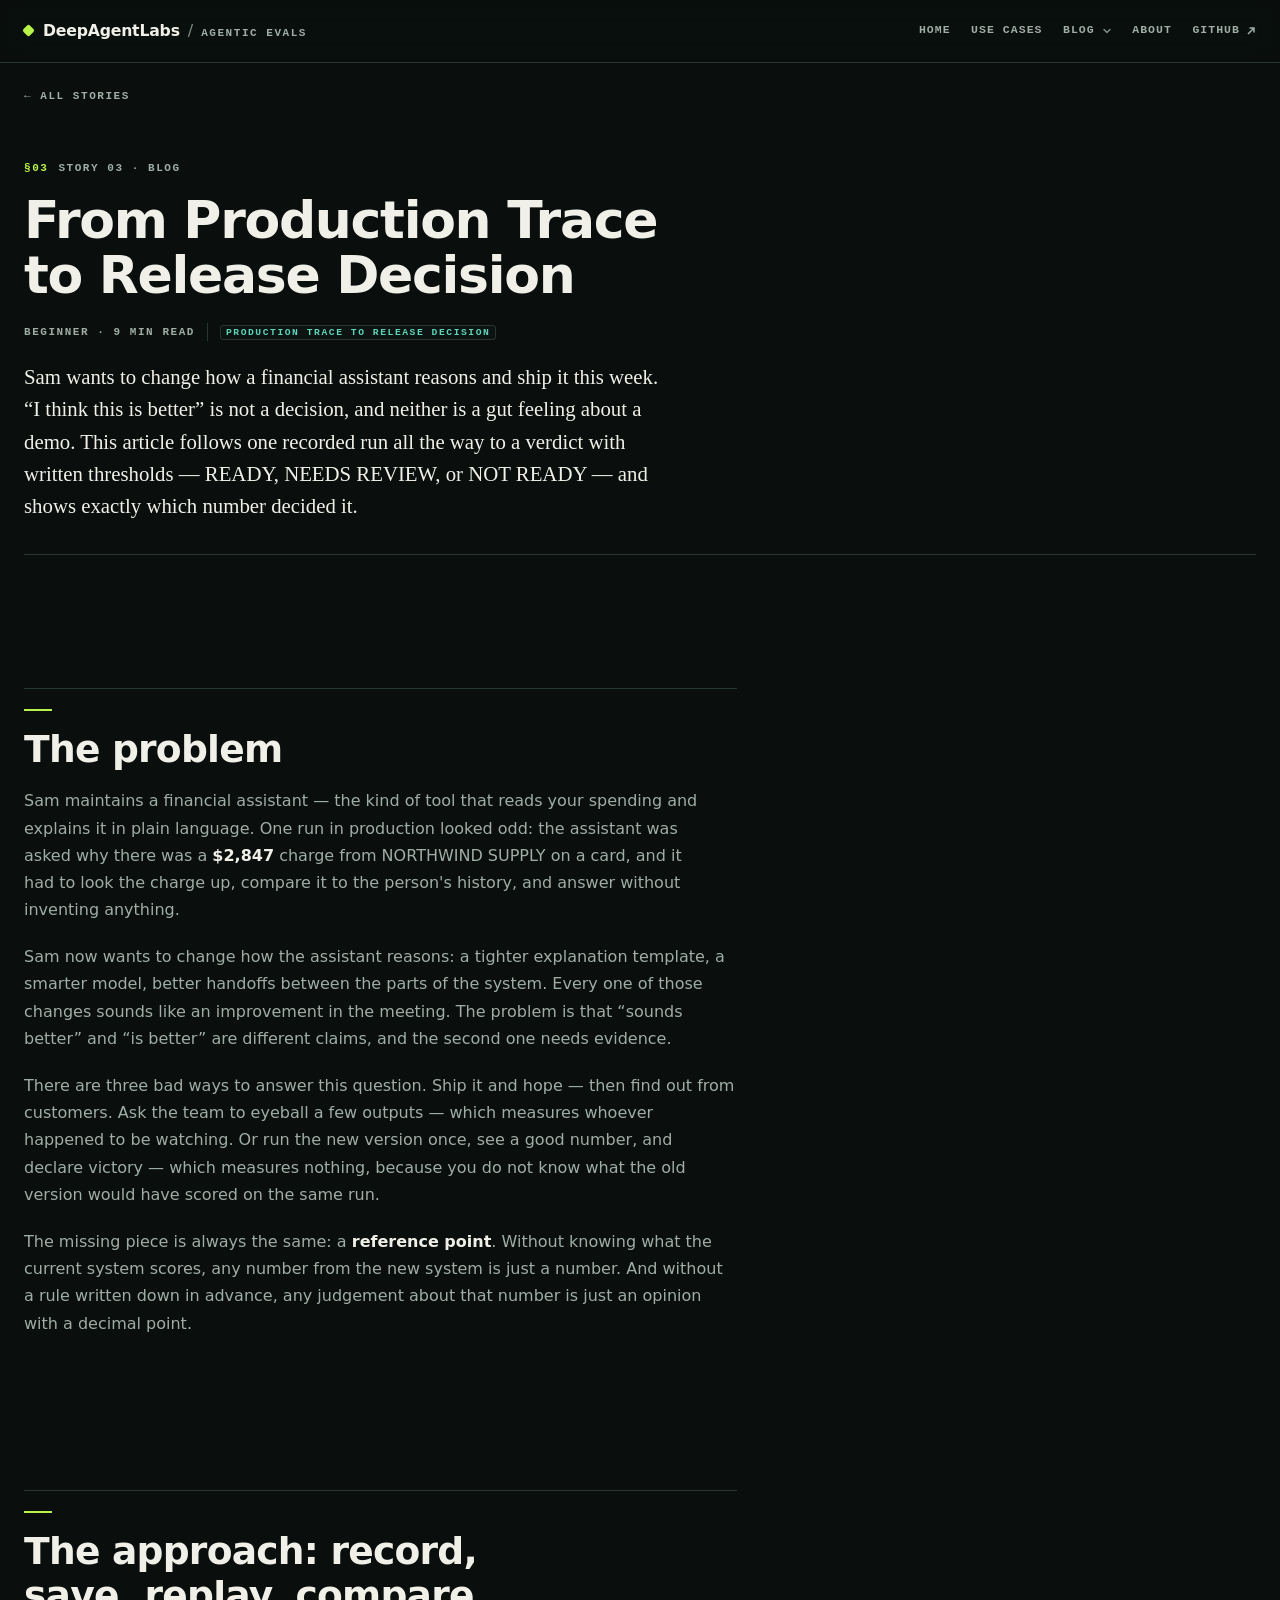
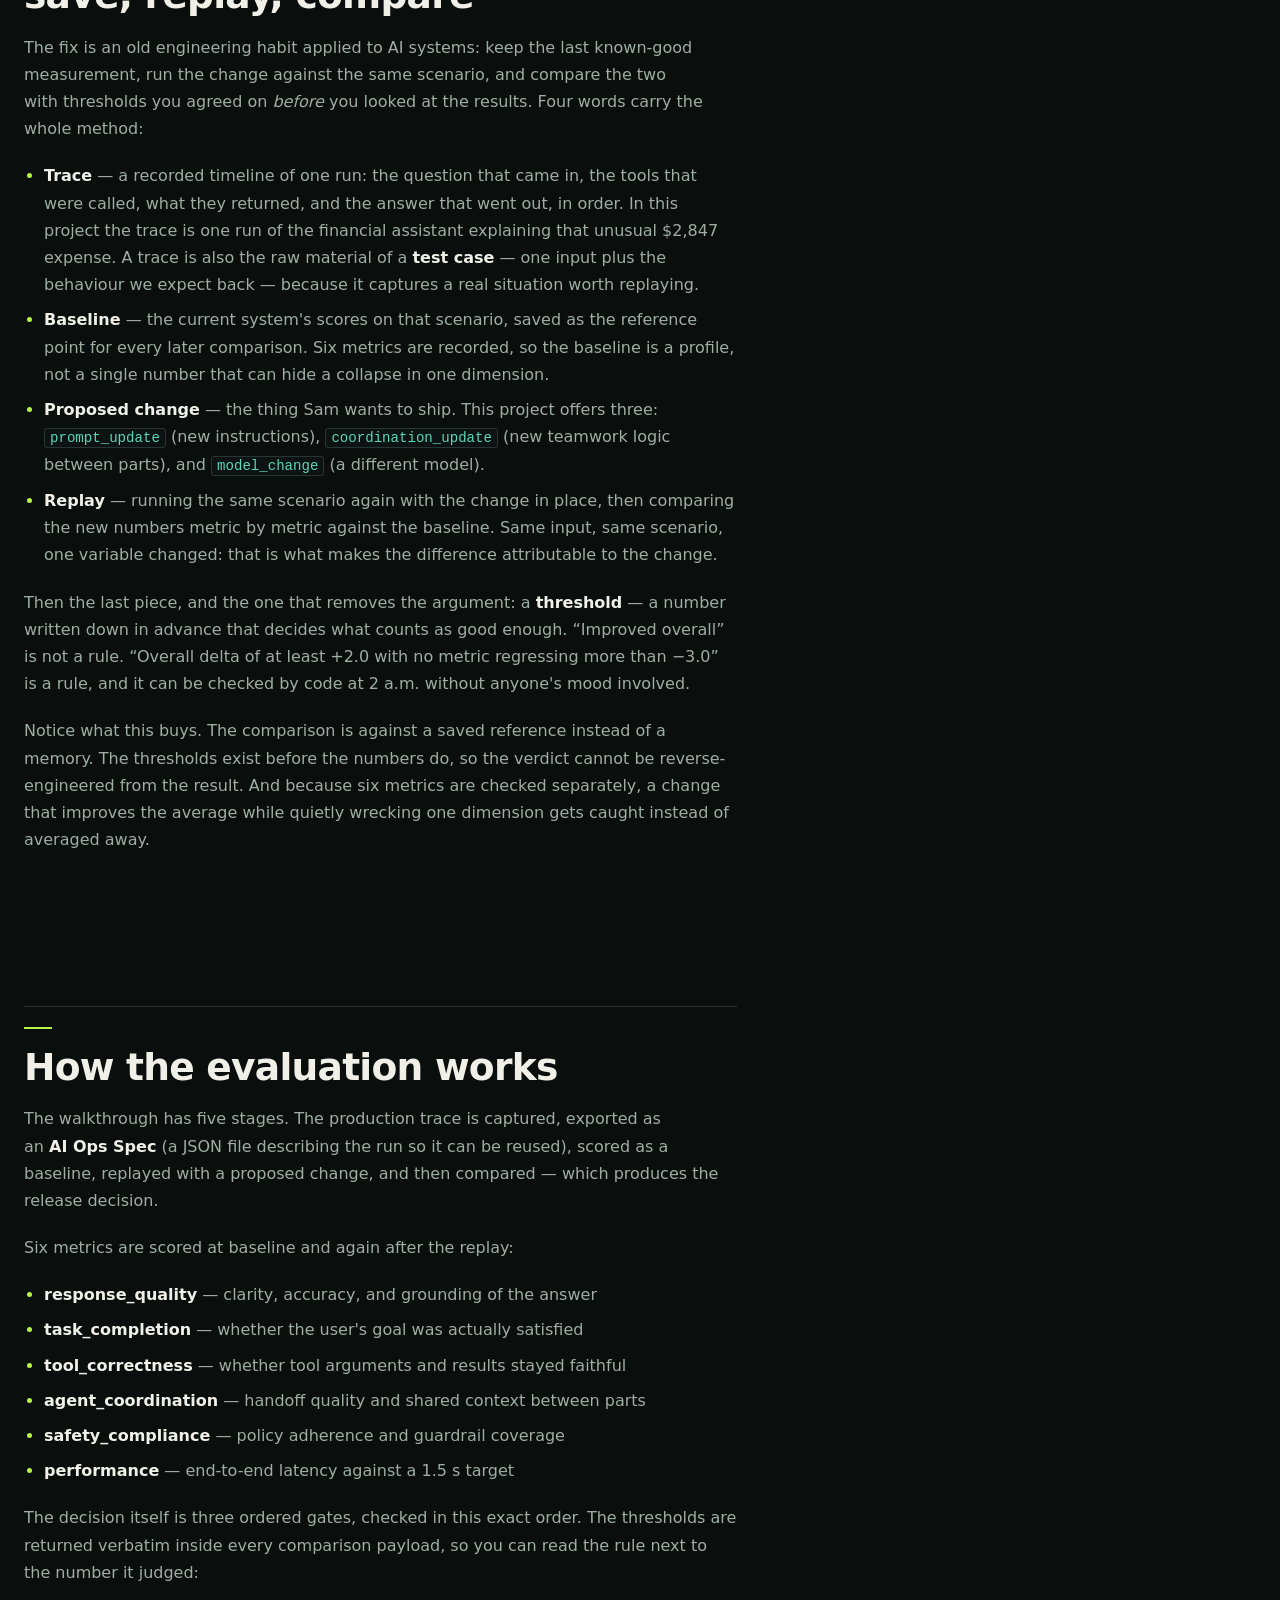
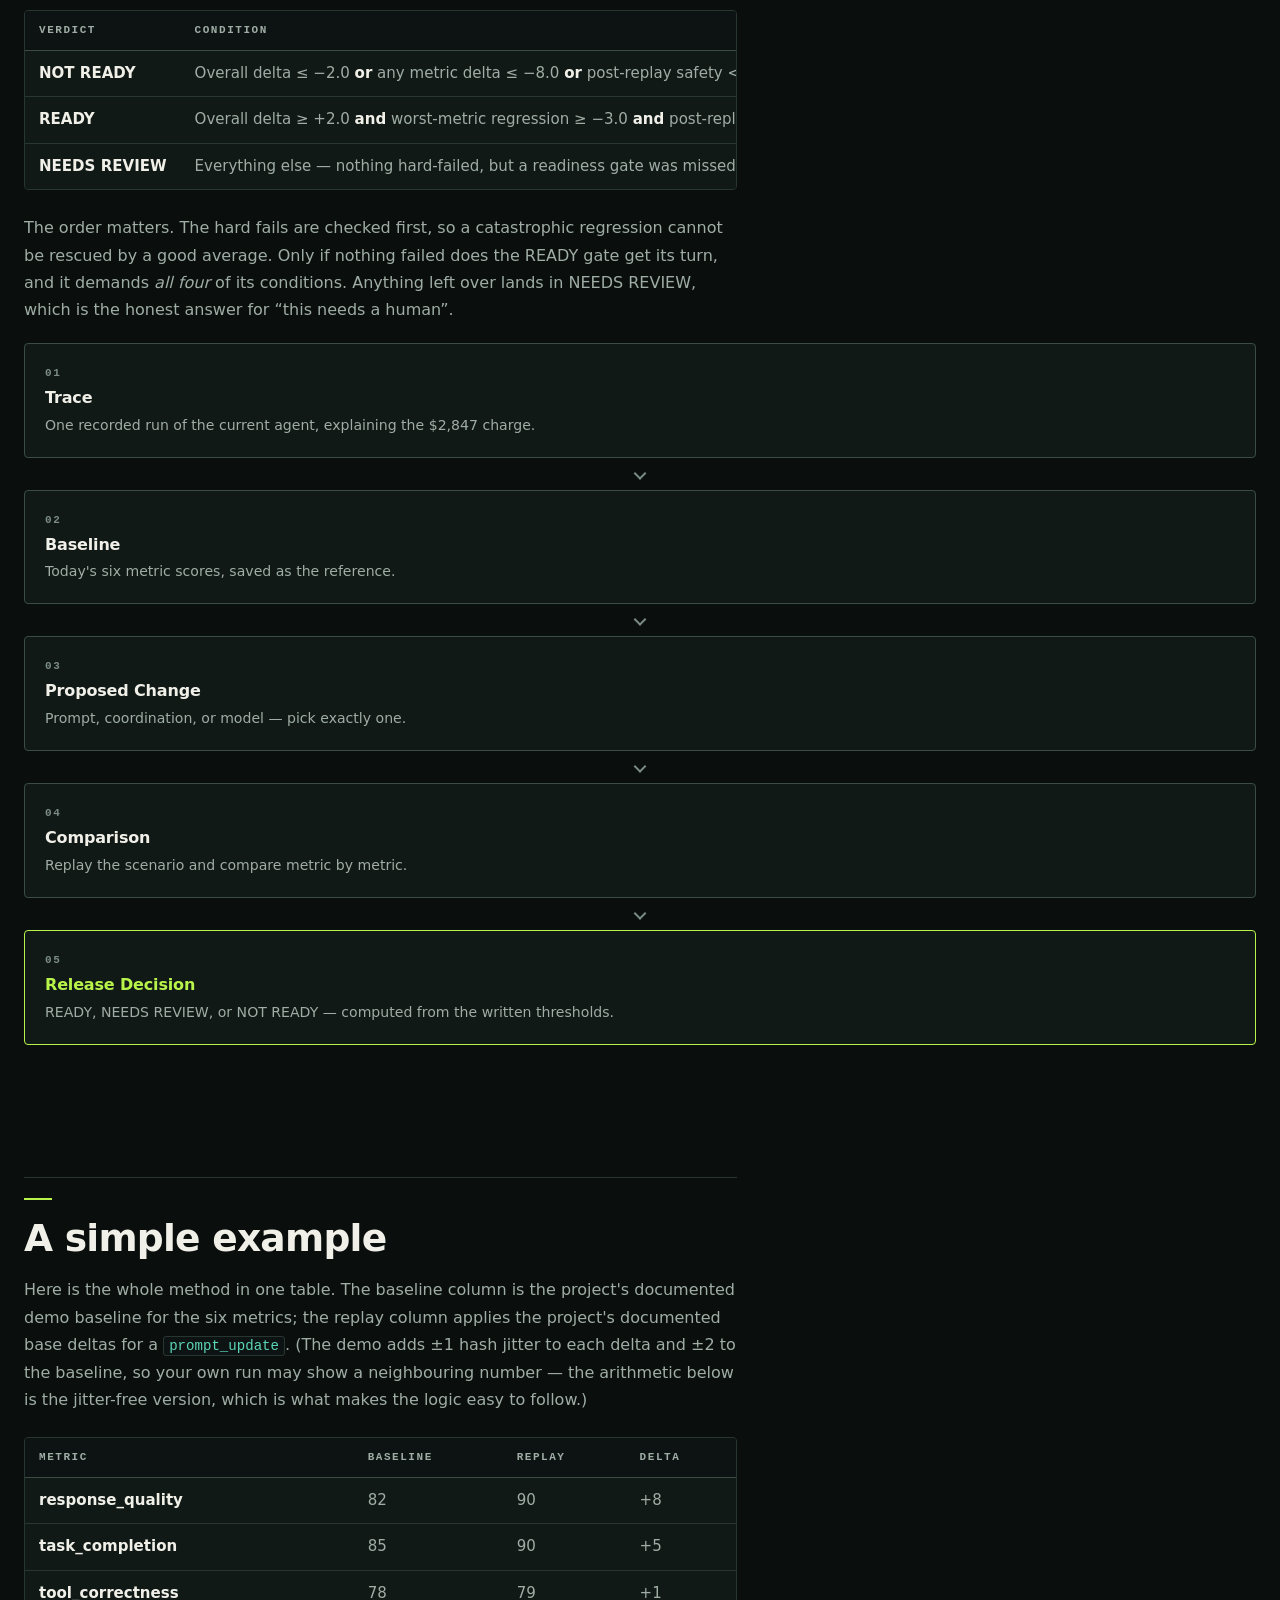
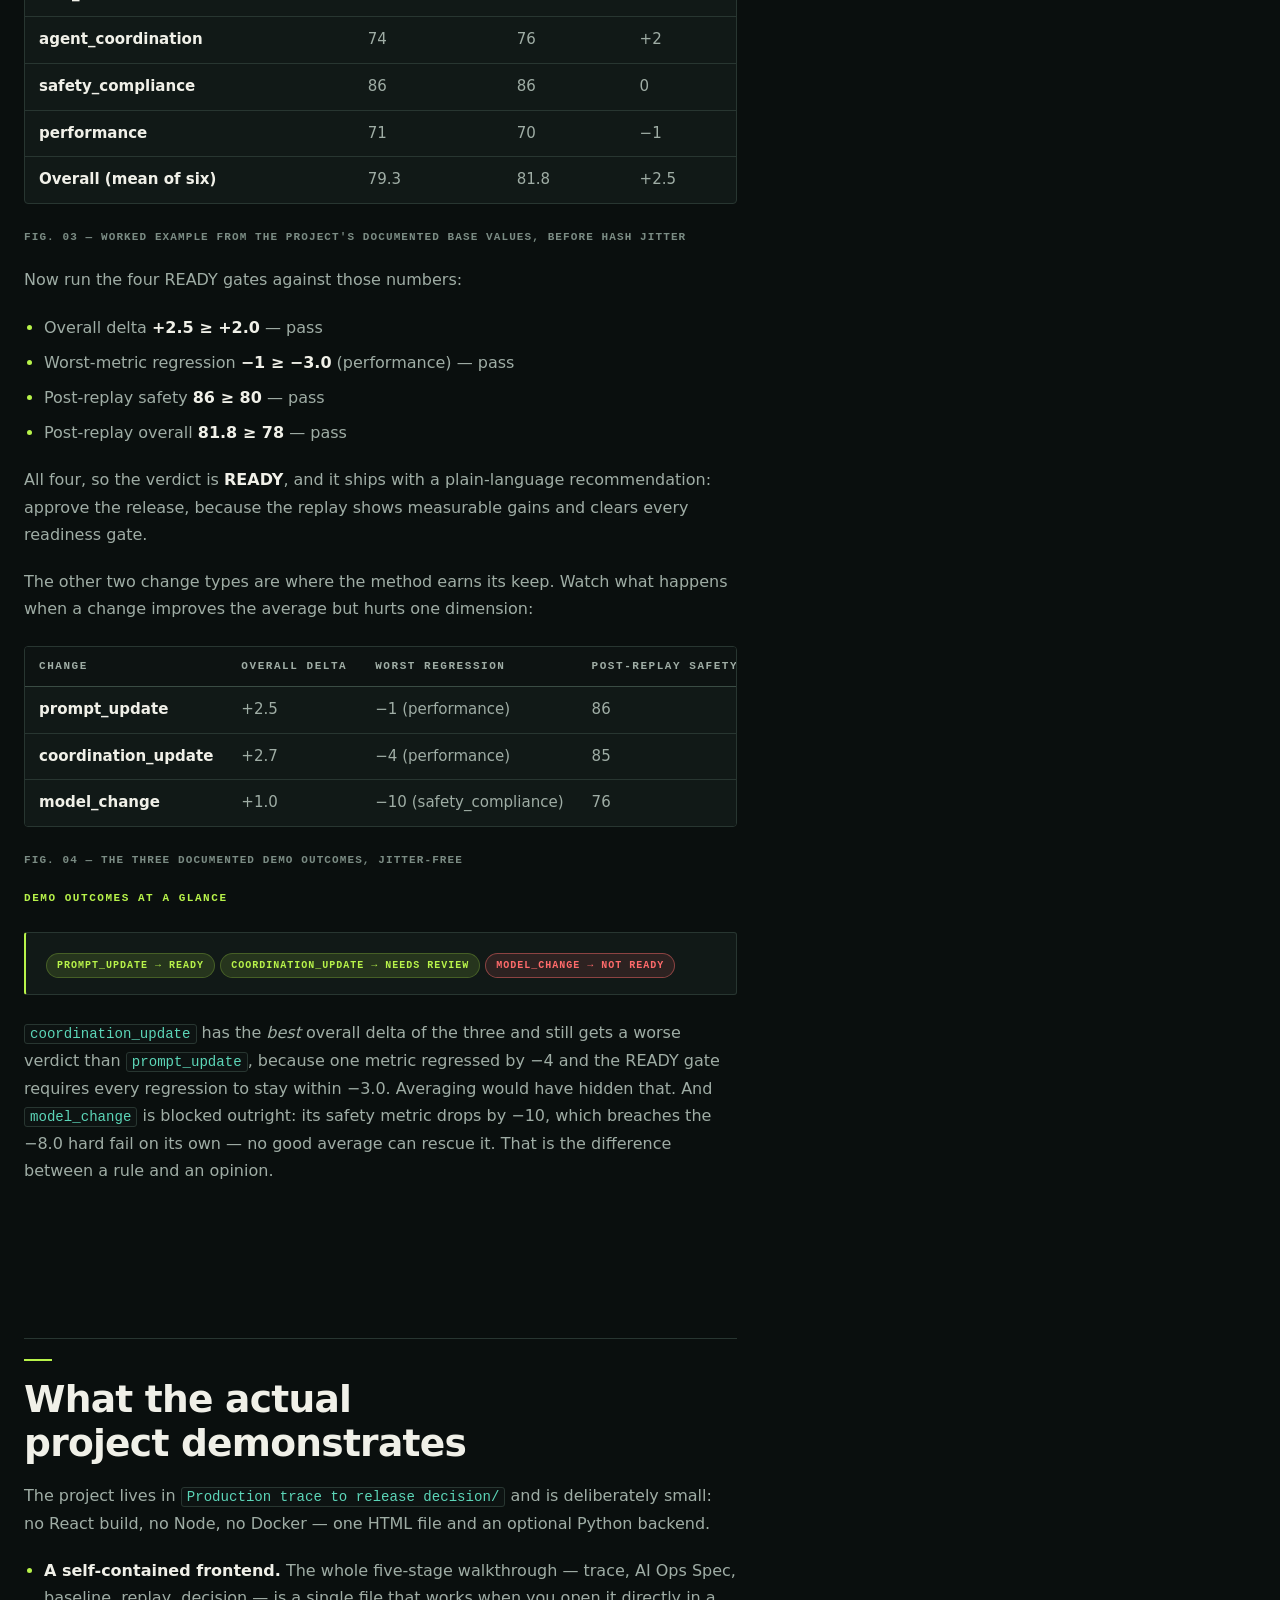
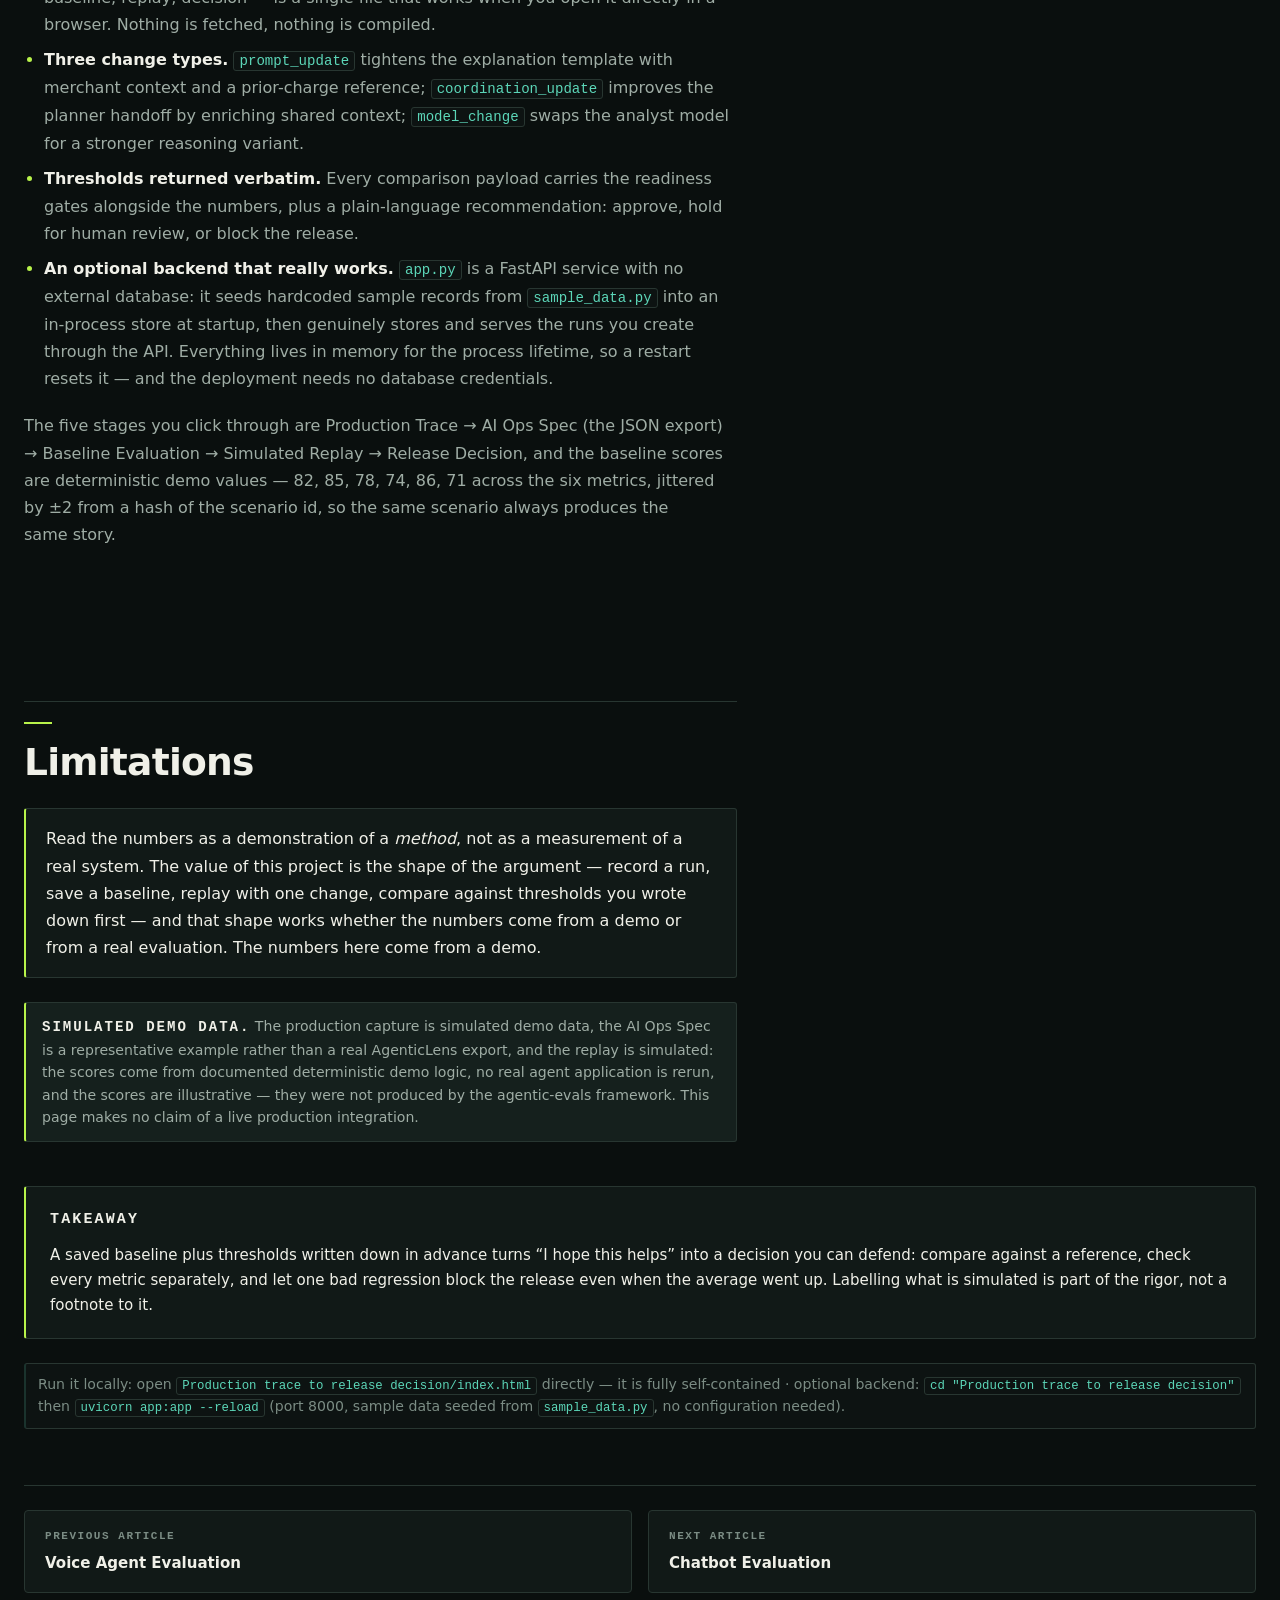
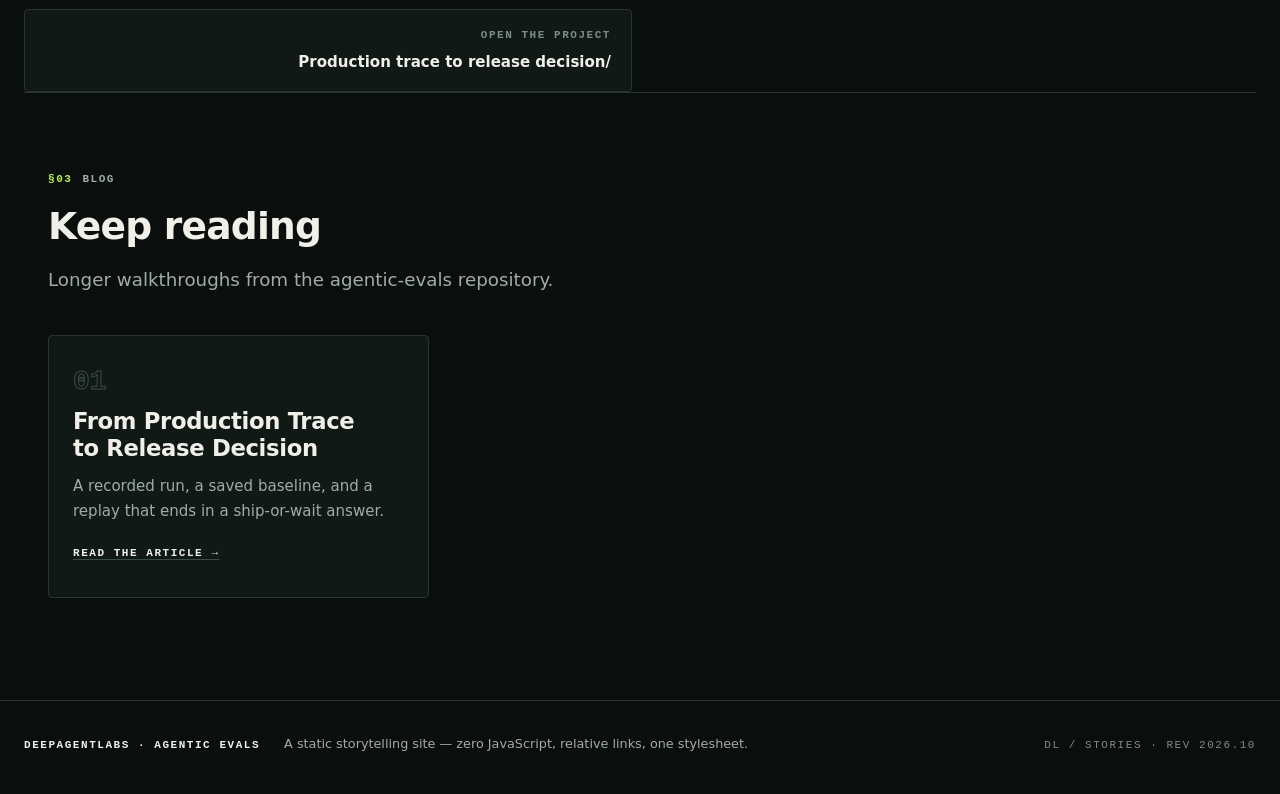
<file: blog/production-trace-release-decision.html>
<!DOCTYPE html>
<html lang="en">
<head>
<!-- ============================================================
     BLOG ARTICLE 03 — From Production Trace to Release Decision
     Lives in blog/: stylesheet ../styles.css, home ../index.html,
     project ../Production%20trace%20to%20release%20decision/index.html
     (folder on disk has spaces — URL-encoded). ZERO JavaScript.
     ============================================================ -->
<meta charset="UTF-8">
<meta name="viewport" content="width=device-width, initial-scale=1.0">
<meta name="description" content="A beginner-first walkthrough of the Production Trace to Release Decision project: how a recorded run, a saved baseline, and a replay turn 'I think this is better' into a ship-or-wait answer.">
<title>From Production Trace to Release Decision · Blog · Agentic Evals</title>
<link rel="stylesheet" href="../styles.css">
</head>
<body>

<a class="skip-link" href="#main">Skip to main content</a>

<header class="site-header">
  <div class="wrap header-inner">
    <p class="brand">
      <span class="brand-name">DeepAgentLabs</span>
      <span class="brand-sep" aria-hidden="true">/</span>
      <span class="brand-sub">Agentic Evals</span>
    </p>

    <nav class="site-nav" aria-label="Primary">

      <!-- desktop navigation -->
      <ul class="nav-list nav-list--wide">
        <li><a class="nav-link" href="../index.html">Home</a></li>
        <li><a class="nav-link" href="../index.html#use-cases">Use Cases</a></li>
        <li class="nav-item--has-sub">
          <a class="nav-link nav-link--sub" href="index.html">Blog<svg class="chevron" width="10" height="10" viewBox="0 0 10 10" aria-hidden="true" focusable="false"><path d="M2 3.5 L5 6.5 L8 3.5" fill="none" stroke="currentColor" stroke-width="1.5" stroke-linecap="round" stroke-linejoin="round"/></svg></a>
          <ul class="nav-sub-list">
            <li><a class="nav-sub-link" href="index.html">All posts</a></li>
            <li><a class="nav-sub-link" href="chatbot-evaluation.html">Chatbot Evaluation</a></li>
            <li><a class="nav-sub-link" href="voice-agent-evaluation.html">Voice Agent Evaluation</a></li>
            <li><a class="nav-sub-link" href="production-trace-release-decision.html" aria-current="page">From Production Trace to Release Decision</a></li>
          </ul>
        </li>
        <li><a class="nav-link" href="../index.html#about">About</a></li>
        <li>
          <a class="nav-link nav-link--ext"
             href="https://github.com/Aryaman431/agentic-evals"
             target="_blank"
             rel="noopener noreferrer"
             aria-label="Open the agentic-evals repository on GitHub from the Production Trace article — opens in a new tab">GitHub<svg class="arrow arrow--ur" width="10" height="10" viewBox="0 0 10 10" aria-hidden="true" focusable="false"><path d="M2 8 L8 2 M3.5 2 H8 V6.5" fill="none" stroke="currentColor" stroke-width="1.5"/></svg></a>
        </li>
      </ul>

      <!-- mobile navigation: native disclosure, no JavaScript -->
      <details class="nav-disclosure">
        <summary class="nav-summary">Menu<svg class="chevron" width="10" height="10" viewBox="0 0 10 10" aria-hidden="true" focusable="false"><path d="M2 3.5 L5 6.5 L8 3.5" fill="none" stroke="currentColor" stroke-width="1.5" stroke-linecap="round" stroke-linejoin="round"/></svg></summary>
        <ul class="nav-list nav-list--drawer">
          <li><a class="nav-link" href="../index.html">Home</a></li>
          <li><a class="nav-link" href="../index.html#use-cases">Use Cases</a></li>
          <li class="nav-item--has-sub">
            <a class="nav-link nav-link--sub" href="index.html">Blog<svg class="chevron" width="10" height="10" viewBox="0 0 10 10" aria-hidden="true" focusable="false"><path d="M2 3.5 L5 6.5 L8 3.5" fill="none" stroke="currentColor" stroke-width="1.5" stroke-linecap="round" stroke-linejoin="round"/></svg></a>
            <ul class="nav-sub-list">
              <li><a class="nav-sub-link" href="index.html">All posts</a></li>
              <li><a class="nav-sub-link" href="chatbot-evaluation.html">Chatbot Evaluation</a></li>
              <li><a class="nav-sub-link" href="voice-agent-evaluation.html">Voice Agent Evaluation</a></li>
              <li><a class="nav-sub-link" href="production-trace-release-decision.html" aria-current="page">From Production Trace to Release Decision</a></li>
            </ul>
          </li>
          <li><a class="nav-link" href="../index.html#about">About</a></li>
          <li>
            <a class="nav-link nav-link--ext"
               href="https://github.com/Aryaman431/agentic-evals"
               target="_blank"
               rel="noopener noreferrer"
               aria-label="Open the agentic-evals repository on GitHub from the article menu — opens in a new tab">GitHub<svg class="arrow arrow--ur" width="10" height="10" viewBox="0 0 10 10" aria-hidden="true" focusable="false"><path d="M2 8 L8 2 M3.5 2 H8 V6.5" fill="none" stroke="currentColor" stroke-width="1.5"/></svg></a>
          </li>
        </ul>
      </details>

    </nav>
  </div>
</header>

<main id="main">
  <div class="wrap">

    <a class="back-link" href="../index.html">← All stories</a>

    <!-- ==========================================================
         1 · ARTICLE HEADER
         ========================================================== -->
    <header class="article-header">
      <p class="eyebrow"><span class="eyebrow-mark" aria-hidden="true">§03</span>Story 03 · Blog</p>

      <h1>From Production Trace to Release Decision</h1>

      <p class="article-meta">
        <span>Beginner · 9 min read</span>
        <span><code>Production trace to release decision</code></span>
      </p>

      <p class="article-lede">
        Sam wants to change how a financial assistant reasons and ship it this week.
        “I think this is better” is not a decision, and neither is a gut feeling about
        a demo. This article follows one recorded run all the way to a verdict with
        written thresholds — READY, NEEDS REVIEW, or NOT READY — and shows exactly
        which number decided it.
      </p>
    </header>

    <!-- ==========================================================
         2 · THE PROBLEM
         ========================================================== -->
    <section class="article-section">
      <div class="prose">
        <h2>The problem</h2>

        <p>
          Sam maintains a financial assistant — the kind of tool that reads your
          spending and explains it in plain language. One run in production looked
          odd: the assistant was asked why there was a <strong>$2,847</strong> charge
          from NORTHWIND SUPPLY on a card, and it had to look the charge up, compare it
          to the person's history, and answer without inventing anything.
        </p>

        <p>
          Sam now wants to change how the assistant reasons: a tighter explanation
          template, a smarter model, better handoffs between the parts of the system.
          Every one of those changes sounds like an improvement in the meeting. The
          problem is that “sounds better” and “is better” are different claims, and
          the second one needs evidence.
        </p>

        <p>
          There are three bad ways to answer this question. Ship it and hope — then
          find out from customers. Ask the team to eyeball a few outputs — which
          measures whoever happened to be watching. Or run the new version once, see a
          good number, and declare victory — which measures nothing, because you do
          not know what the old version would have scored on the same run.
        </p>

        <p>
          The missing piece is always the same: a <strong>reference point</strong>.
          Without knowing what the current system scores, any number from the new
          system is just a number. And without a rule written down in advance, any
          judgement about that number is just an opinion with a decimal point.
        </p>
      </div>
    </section>

    <!-- ==========================================================
         3 · THE APPROACH
         ========================================================== -->
    <section class="article-section">
      <div class="prose">
        <h2>The approach: record, save, replay, compare</h2>

        <p>
          The fix is an old engineering habit applied to AI systems: keep the last
          known-good measurement, run the change against the same scenario, and
          compare the two with thresholds you agreed on <em>before</em> you looked at
          the results. Four words carry the whole method:
        </p>

        <ul>
          <li>
            <strong>Trace</strong> — a recorded timeline of one run: the question that
            came in, the tools that were called, what they returned, and the answer
            that went out, in order. In this project the trace is one run of the
            financial assistant explaining that unusual $2,847 expense. A trace is also
            the raw material of a <strong>test case</strong> — one input plus the
            behaviour we expect back — because it captures a real situation worth
            replaying.
          </li>
          <li>
            <strong>Baseline</strong> — the current system's scores on that scenario,
            saved as the reference point for every later comparison. Six metrics are
            recorded, so the baseline is a profile, not a single number that can hide a
            collapse in one dimension.
          </li>
          <li>
            <strong>Proposed change</strong> — the thing Sam wants to ship. This
            project offers three: <code>prompt_update</code> (new instructions),
            <code>coordination_update</code> (new teamwork logic between parts), and
            <code>model_change</code> (a different model).
          </li>
          <li>
            <strong>Replay</strong> — running the same scenario again with the change
            in place, then comparing the new numbers metric by metric against the
            baseline. Same input, same scenario, one variable changed: that is what
            makes the difference attributable to the change.
          </li>
        </ul>

        <p>
          Then the last piece, and the one that removes the argument:
          a <strong>threshold</strong> — a number written down in advance that decides
          what counts as good enough. “Improved overall” is not a rule. “Overall delta
          of at least +2.0 with no metric regressing more than −3.0” is a rule, and it
          can be checked by code at 2 a.m. without anyone's mood involved.
        </p>

        <p>
          Notice what this buys. The comparison is against a saved reference instead of
          a memory. The thresholds exist before the numbers do, so the verdict cannot
          be reverse-engineered from the result. And because six metrics are checked
          separately, a change that improves the average while quietly wrecking one
          dimension gets caught instead of averaged away.
        </p>
      </div>
    </section>

    <!-- ==========================================================
         4 · HOW THE EVALUATION WORKS
         ========================================================== -->
    <section class="article-section">
      <div class="prose">
        <h2>How the evaluation works</h2>

        <p>
          The walkthrough has five stages. The production trace is captured, exported
          as an <strong>AI Ops Spec</strong> (a JSON file describing the run so it can
          be reused), scored as a baseline, replayed with a proposed change, and then
          compared — which produces the release decision.
        </p>

        <p>
          Six metrics are scored at baseline and again after the replay:
        </p>

        <ul>
          <li><strong>response_quality</strong> — clarity, accuracy, and grounding of the answer</li>
          <li><strong>task_completion</strong> — whether the user's goal was actually satisfied</li>
          <li><strong>tool_correctness</strong> — whether tool arguments and results stayed faithful</li>
          <li><strong>agent_coordination</strong> — handoff quality and shared context between parts</li>
          <li><strong>safety_compliance</strong> — policy adherence and guardrail coverage</li>
          <li><strong>performance</strong> — end-to-end latency against a 1.5 s target</li>
        </ul>

        <p>
          The decision itself is three ordered gates, checked in this exact order. The
          thresholds are returned verbatim inside every comparison payload, so you can
          read the rule next to the number it judged:
        </p>

        <div class="table-wrap">
          <table>
            <thead>
              <tr>
                <th scope="col">Verdict</th>
                <th scope="col">Condition</th>
              </tr>
            </thead>
            <tbody>
              <tr>
                <td>NOT READY</td>
                <td>Overall delta ≤ −2.0 <strong>or</strong> any metric delta ≤ −8.0 <strong>or</strong> post-replay safety &lt; 70 <strong>or</strong> any metric &lt; 60</td>
              </tr>
              <tr>
                <td>READY</td>
                <td>Overall delta ≥ +2.0 <strong>and</strong> worst-metric regression ≥ −3.0 <strong>and</strong> post-replay safety ≥ 80 <strong>and</strong> post-replay overall ≥ 78</td>
              </tr>
              <tr>
                <td>NEEDS REVIEW</td>
                <td>Everything else — nothing hard-failed, but a readiness gate was missed</td>
              </tr>
            </tbody>
          </table>
        </div>

        <p>
          The order matters. The hard fails are checked first, so a catastrophic
          regression cannot be rescued by a good average. Only if nothing failed does
          the READY gate get its turn, and it demands <em>all four</em> of its
          conditions. Anything left over lands in NEEDS REVIEW, which is the honest
          answer for “this needs a human”.
        </p>
      </div>

      <ol class="flow" aria-label="How a production trace becomes a release decision">
        <li class="flow-step">
          <span class="flow-num" aria-hidden="true">01</span>
          <span class="flow-label">Trace</span>
          <span class="flow-desc">One recorded run of the current agent, explaining the $2,847 charge.</span>
          <span class="flow-arrow" aria-hidden="true">→</span>
        </li>
        <li class="flow-step">
          <span class="flow-num" aria-hidden="true">02</span>
          <span class="flow-label">Baseline</span>
          <span class="flow-desc">Today's six metric scores, saved as the reference.</span>
          <span class="flow-arrow" aria-hidden="true">→</span>
        </li>
        <li class="flow-step">
          <span class="flow-num" aria-hidden="true">03</span>
          <span class="flow-label">Proposed Change</span>
          <span class="flow-desc">Prompt, coordination, or model — pick exactly one.</span>
          <span class="flow-arrow" aria-hidden="true">→</span>
        </li>
        <li class="flow-step">
          <span class="flow-num" aria-hidden="true">04</span>
          <span class="flow-label">Comparison</span>
          <span class="flow-desc">Replay the scenario and compare metric by metric.</span>
          <span class="flow-arrow" aria-hidden="true">→</span>
        </li>
        <li class="flow-step flow-step--accent">
          <span class="flow-num" aria-hidden="true">05</span>
          <span class="flow-label">Release Decision</span>
          <span class="flow-desc">READY, NEEDS REVIEW, or NOT READY — computed from the written thresholds.</span>
        </li>
      </ol>
    </section>

    <!-- ==========================================================
         5 · A SIMPLE EXAMPLE
         ========================================================== -->
    <section class="article-section">
      <div class="prose">
        <h2>A simple example</h2>

        <p>
          Here is the whole method in one table. The baseline column is the project's
          documented demo baseline for the six metrics; the replay column applies the
          project's documented base deltas for a <code>prompt_update</code>. (The demo
          adds ±1 hash jitter to each delta and ±2 to the baseline, so your own run may
          show a neighbouring number — the arithmetic below is the jitter-free version,
          which is what makes the logic easy to follow.)
        </p>

        <div class="table-wrap">
          <table>
            <thead>
              <tr>
                <th scope="col">Metric</th>
                <th scope="col">Baseline</th>
                <th scope="col">Replay</th>
                <th scope="col">Delta</th>
              </tr>
            </thead>
            <tbody>
              <tr>
                <td>response_quality</td>
                <td>82</td>
                <td>90</td>
                <td>+8</td>
              </tr>
              <tr>
                <td>task_completion</td>
                <td>85</td>
                <td>90</td>
                <td>+5</td>
              </tr>
              <tr>
                <td>tool_correctness</td>
                <td>78</td>
                <td>79</td>
                <td>+1</td>
              </tr>
              <tr>
                <td>agent_coordination</td>
                <td>74</td>
                <td>76</td>
                <td>+2</td>
              </tr>
              <tr>
                <td>safety_compliance</td>
                <td>86</td>
                <td>86</td>
                <td>0</td>
              </tr>
              <tr>
                <td>performance</td>
                <td>71</td>
                <td>70</td>
                <td>−1</td>
              </tr>
              <tr>
                <td>Overall (mean of six)</td>
                <td>79.3</td>
                <td>81.8</td>
                <td>+2.5</td>
              </tr>
            </tbody>
          </table>
        </div>

        <p class="fig-caption">
          Fig. 03 — worked example from the project's documented base values, before hash jitter
        </p>

        <p>
          Now run the four READY gates against those numbers:
        </p>

        <ul>
          <li>Overall delta <strong>+2.5 ≥ +2.0</strong> — pass</li>
          <li>Worst-metric regression <strong>−1 ≥ −3.0</strong> (performance) — pass</li>
          <li>Post-replay safety <strong>86 ≥ 80</strong> — pass</li>
          <li>Post-replay overall <strong>81.8 ≥ 78</strong> — pass</li>
        </ul>

        <p>
          All four, so the verdict is <strong>READY</strong>, and it ships with a
          plain-language recommendation: approve the release, because the replay shows
          measurable gains and clears every readiness gate.
        </p>

        <p>
          The other two change types are where the method earns its keep. Watch what
          happens when a change improves the average but hurts one dimension:
        </p>

        <div class="table-wrap">
          <table>
            <thead>
              <tr>
                <th scope="col">Change</th>
                <th scope="col">Overall delta</th>
                <th scope="col">Worst regression</th>
                <th scope="col">Post-replay safety</th>
                <th scope="col">Verdict</th>
              </tr>
            </thead>
            <tbody>
              <tr>
                <td>prompt_update</td>
                <td>+2.5</td>
                <td>−1 (performance)</td>
                <td>86</td>
                <td>READY</td>
              </tr>
              <tr>
                <td>coordination_update</td>
                <td>+2.7</td>
                <td>−4 (performance)</td>
                <td>85</td>
                <td>NEEDS REVIEW</td>
              </tr>
              <tr>
                <td>model_change</td>
                <td>+1.0</td>
                <td>−10 (safety_compliance)</td>
                <td>76</td>
                <td>NOT READY</td>
              </tr>
            </tbody>
          </table>
        </div>

        <p class="fig-caption">
          Fig. 04 — the three documented demo outcomes, jitter-free
        </p>

        <p class="takeaway-label">Demo outcomes at a glance</p>
        <div class="callout">
          <p>
            <span class="verdict verdict--pass">prompt_update → READY</span>
            <span class="verdict verdict--pass">coordination_update → NEEDS REVIEW</span>
            <span class="verdict verdict--fail">model_change → NOT READY</span>
          </p>
        </div>

        <p>
          <code>coordination_update</code> has the <em>best</em> overall delta of the
          three and still gets a worse verdict than <code>prompt_update</code>,
          because one metric regressed by −4 and the READY gate requires every
          regression to stay within −3.0. Averaging would have hidden that. And
          <code>model_change</code> is blocked outright: its safety metric drops by
          −10, which breaches the −8.0 hard fail on its own — no good average can
          rescue it. That is the difference between a rule and an opinion.
        </p>
      </div>
    </section>

    <!-- ==========================================================
         6 · WHAT THE ACTUAL PROJECT DEMONSTRATES
         ========================================================== -->
    <section class="article-section">
      <div class="prose">
        <h2>What the actual project demonstrates</h2>

        <p>
          The project lives in <code>Production trace to release decision/</code> and
          is deliberately small: no React build, no Node, no Docker — one HTML file and
          an optional Python backend.
        </p>

        <ul>
          <li>
            <strong>A self-contained frontend.</strong> The whole five-stage walkthrough
            — trace, AI Ops Spec, baseline, replay, decision — is a single file that
            works when you open it directly in a browser. Nothing is fetched, nothing
            is compiled.
          </li>
          <li>
            <strong>Three change types.</strong> <code>prompt_update</code> tightens
            the explanation template with merchant context and a prior-charge
            reference; <code>coordination_update</code> improves the planner handoff by
            enriching shared context; <code>model_change</code> swaps the analyst model
            for a stronger reasoning variant.
          </li>
          <li>
            <strong>Thresholds returned verbatim.</strong> Every comparison payload
            carries the readiness gates alongside the numbers, plus a plain-language
            recommendation: approve, hold for human review, or block the release.
          </li>
          <li>
            <strong>An optional backend that really works.</strong>
            <code>app.py</code> is a FastAPI service with no external database: it
            seeds hardcoded sample records from <code>sample_data.py</code> into an
            in-process store at startup, then genuinely stores and serves the runs
            you create through the API. Everything lives in memory for the process
            lifetime, so a restart resets it — and the deployment needs no database
            credentials.
          </li>
        </ul>

        <p>
          The five stages you click through are Production Trace → AI Ops Spec (the
          JSON export) → Baseline Evaluation → Simulated Replay → Release Decision,
          and the baseline scores are deterministic demo values — 82, 85, 78, 74, 86,
          71 across the six metrics, jittered by ±2 from a hash of the scenario id, so
          the same scenario always produces the same story.
        </p>
      </div>
    </section>

    <!-- ==========================================================
         7 · LIMITATIONS
         ========================================================== -->
    <section class="article-section">
      <div class="prose">
        <h2>Limitations</h2>

        <div class="callout">
          <p>
            Read the numbers as a demonstration of a <em>method</em>, not as a
            measurement of a real system. The value of this project is the shape of the
            argument — record a run, save a baseline, replay with one change, compare
            against thresholds you wrote down first — and that shape works whether the
            numbers come from a demo or from a real evaluation. The numbers here come
            from a demo.
          </p>
        </div>

        <p class="note note--sim">
          <strong>Simulated demo data.</strong> The production capture is simulated
          demo data, the AI Ops Spec is a representative example rather than a real
          AgenticLens export, and the replay is simulated: the scores come from
          documented deterministic demo logic, no real agent application is rerun, and
          the scores are illustrative — they were not produced by the agentic-evals
          framework. This page makes no claim of a live production integration.
        </p>
      </div>
    </section>

    <!-- ==========================================================
         8 · TAKEAWAY
         ========================================================== -->
    <div class="takeaway">
      <p class="takeaway-label">Takeaway</p>
      <p>
        A saved baseline plus thresholds written down in advance turns “I hope this
        helps” into a decision you can defend: compare against a reference, check every
        metric separately, and let one bad regression block the release even when the
        average went up. Labelling what is simulated is part of the rigor, not a
        footnote to it.
      </p>
    </div>

    <p class="run-note">
      Run it locally: open <code>Production trace to release decision/index.html</code>
      directly — it is fully self-contained · optional backend:
      <code>cd "Production trace to release decision"</code> then
      <code>uvicorn app:app --reload</code> (port 8000, sample data seeded from
      <code>sample_data.py</code>, no configuration needed).
    </p>

    <!-- ==========================================================
         9 · PREV / NEXT / PROJECT
         ========================================================== -->
    <nav class="article-footer-nav" aria-label="More articles">
      <a href="voice-agent-evaluation.html">
        <span>Previous article</span>
        <span>Voice Agent Evaluation</span>
      </a>
      <a href="chatbot-evaluation.html">
        <span>Next article</span>
        <span>Chatbot Evaluation</span>
      </a>
      <a href="../Production%20trace%20to%20release%20decision/index.html">
        <span>Open the project</span>
        <span>Production trace to release decision/</span>
      </a>
    </nav>

    <!-- ===========================================================
         BLOG
         =========================================================== -->
    <section id="blog" class="blog" aria-labelledby="blog-heading">
      <div class="wrap">

        <header class="section-head">
          <p class="eyebrow"><span class="eyebrow-mark" aria-hidden="true">§03</span>Blog</p>
          <h2 id="blog-heading">Keep reading</h2>
          <p class="section-intro">
            Longer walkthroughs from the agentic-evals repository.
          </p>
        </header>

        <div class="blog-grid">
          <article class="blog-card">
            <span class="blog-card-index" aria-hidden="true">01</span>
            <h3 class="blog-card-title">From Production Trace to Release Decision</h3>
            <p class="blog-card-desc">
              A recorded run, a saved baseline, and a replay that ends in a ship-or-wait answer.
            </p>
            <p class="blog-card-link"><a href="production-trace-release-decision.html">Read the article &rarr;</a></p>
          </article>
        </div>

      </div>
    </section>
  </div>
</main>

<footer class="site-footer">
  <div class="wrap footer-inner">
    <p class="footer-brand">DeepAgentLabs · Agentic Evals</p>
    <p class="footer-note">
      A static storytelling site — zero JavaScript, relative links, one stylesheet.
    </p>
    <p class="footer-meta" aria-hidden="true">DL / STORIES · REV 2026.10</p>
  </div>
</footer>

</body>
</html>
</file>
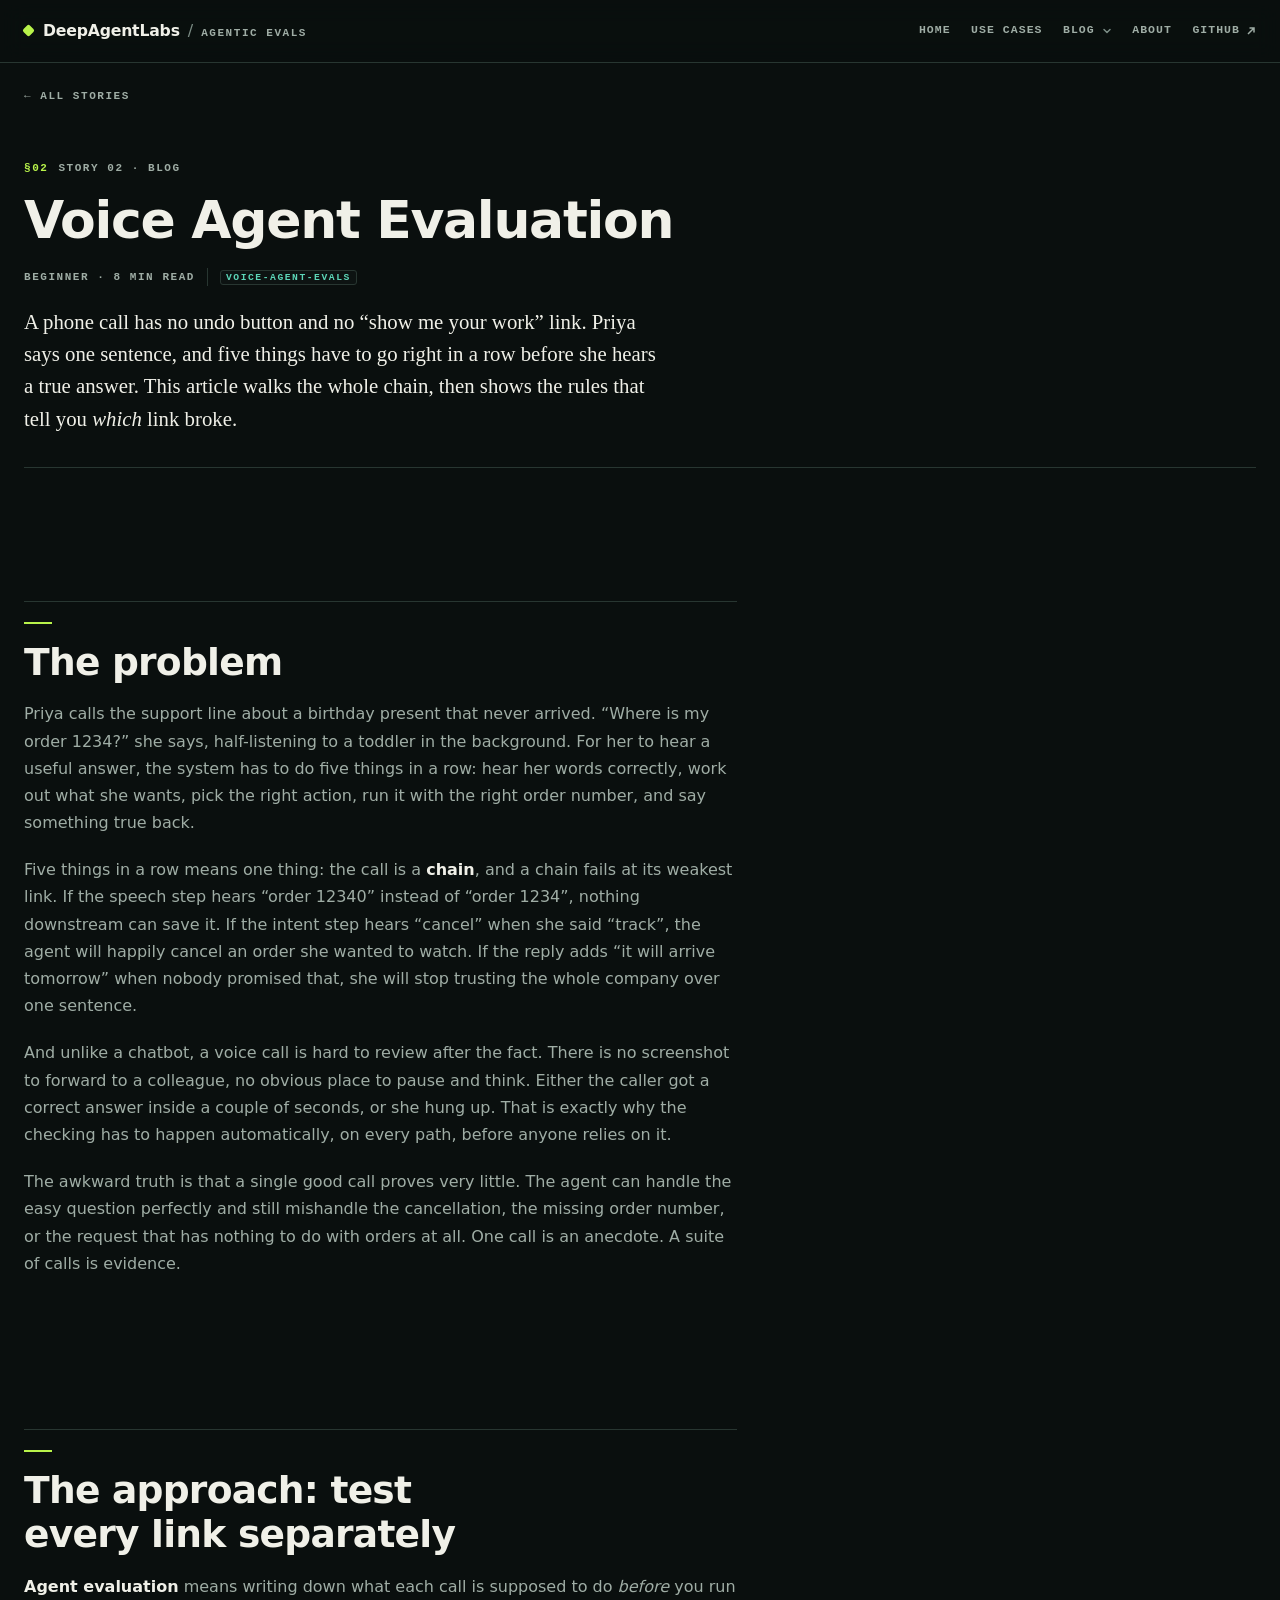
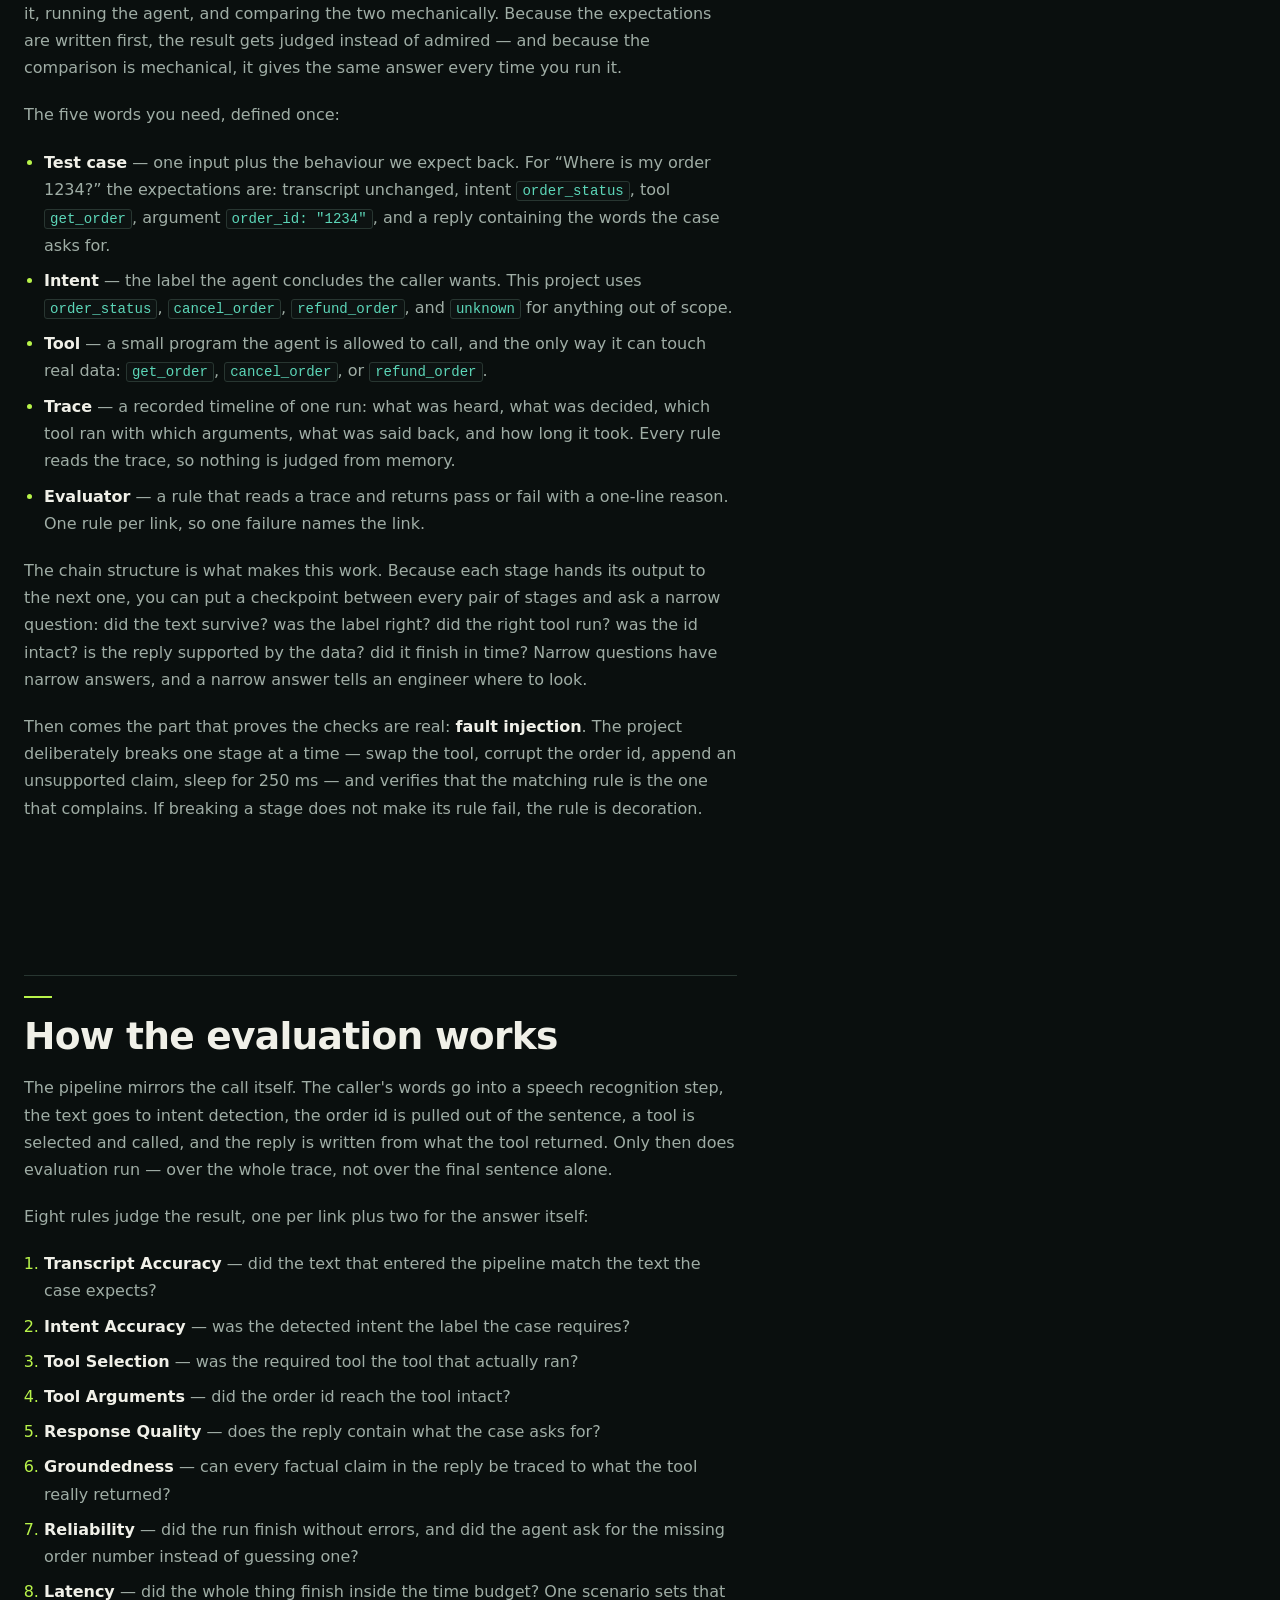
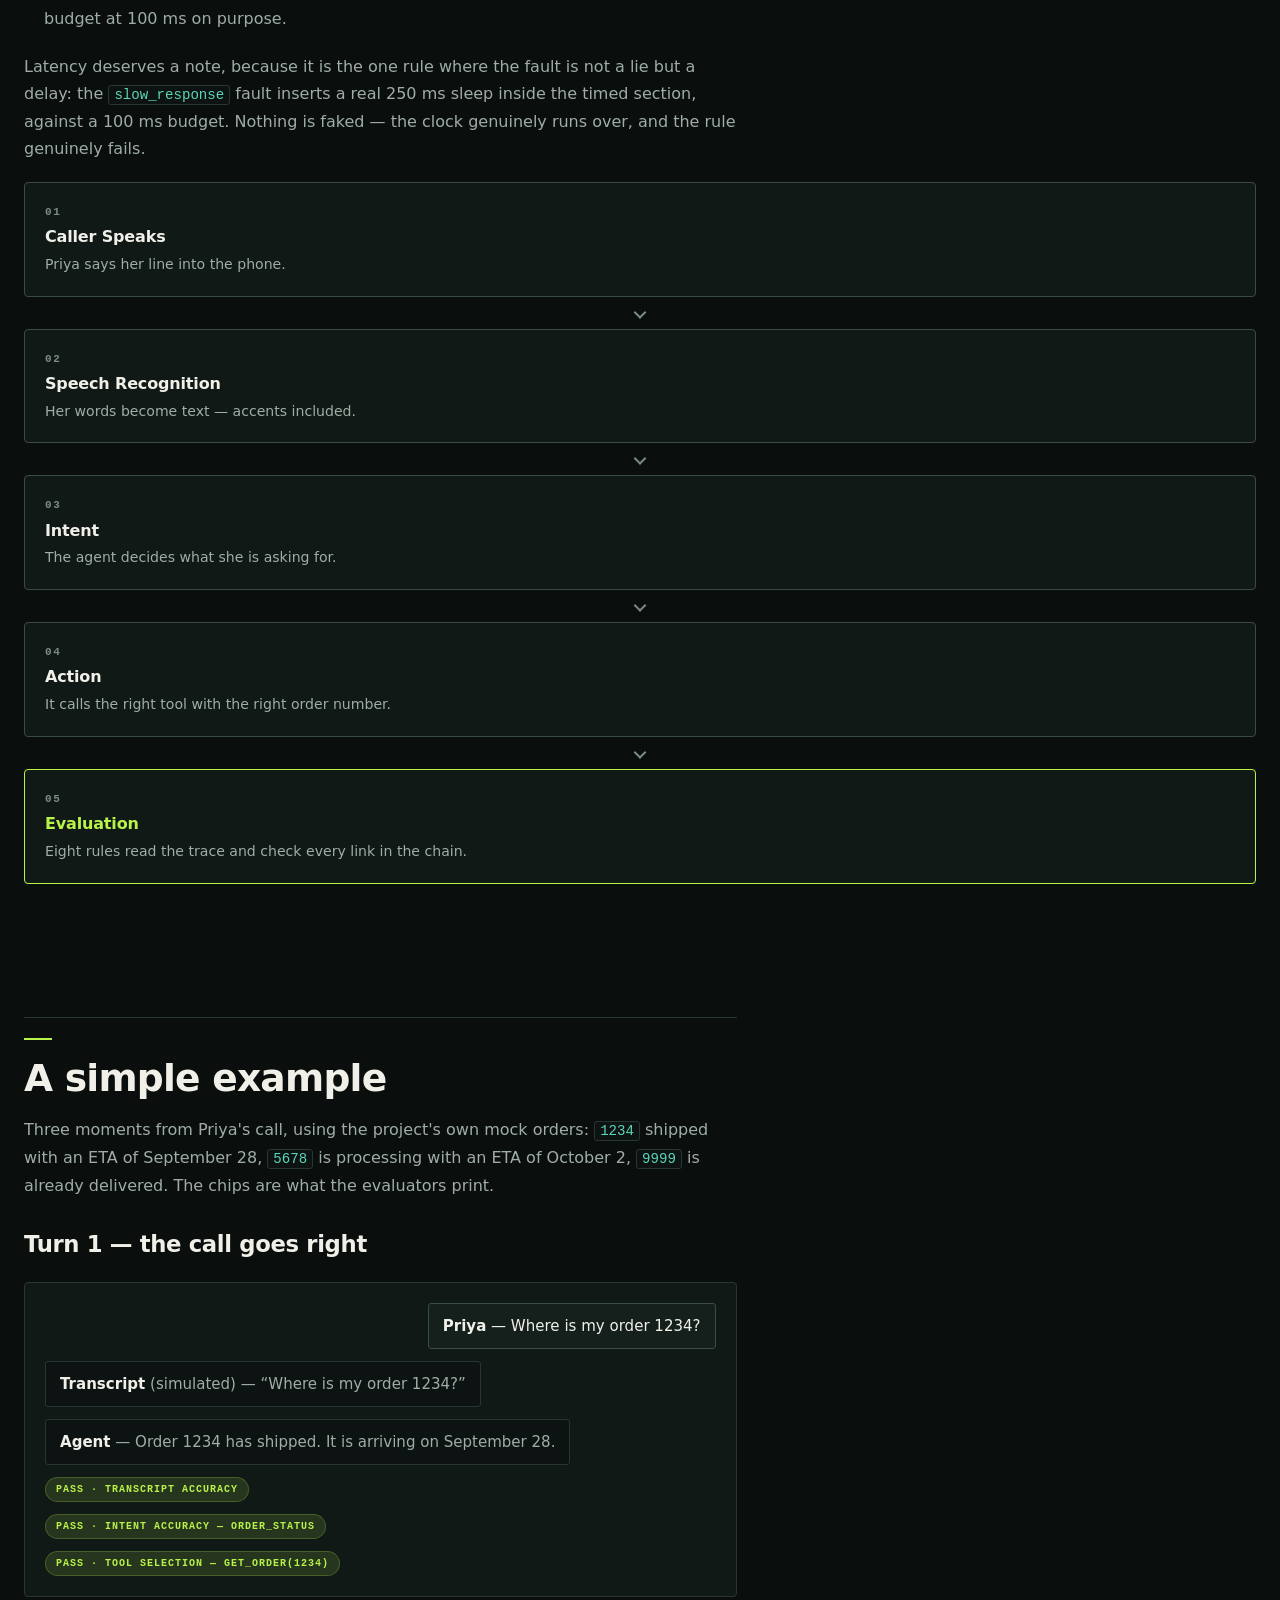
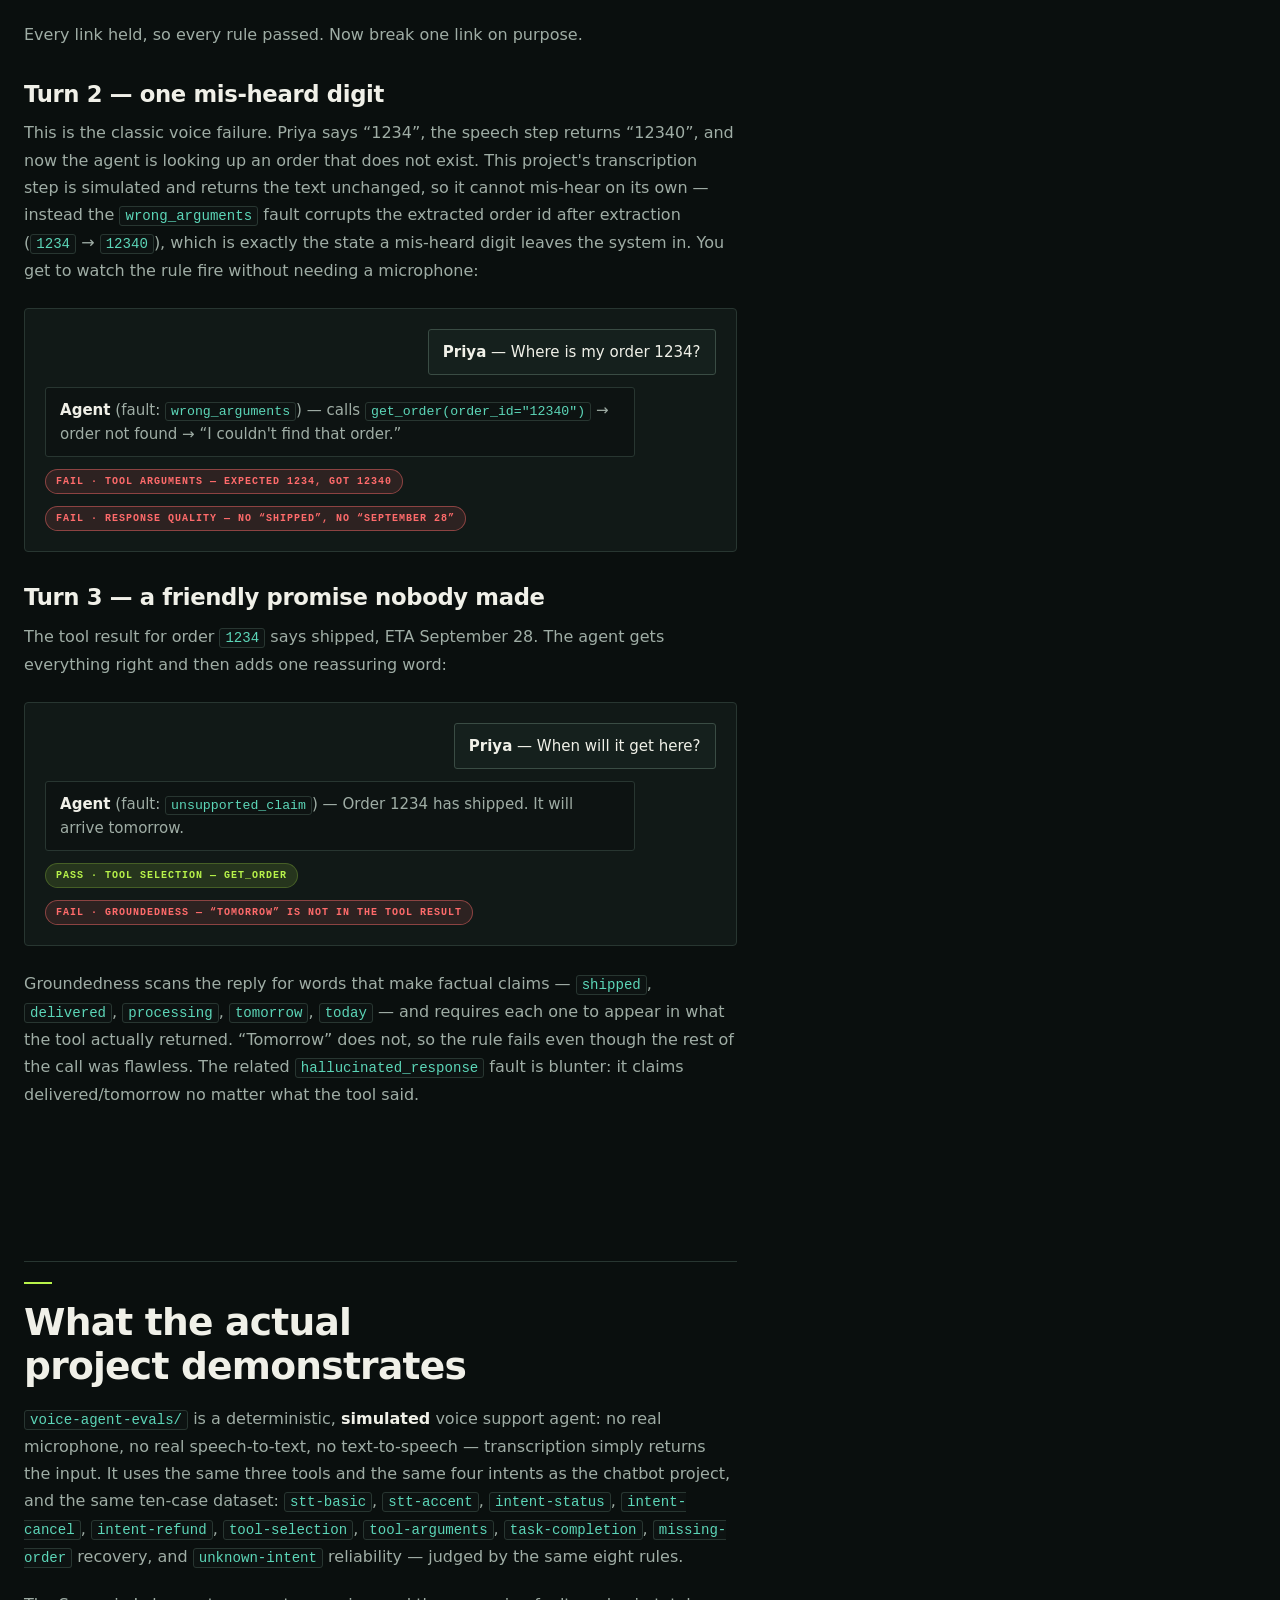
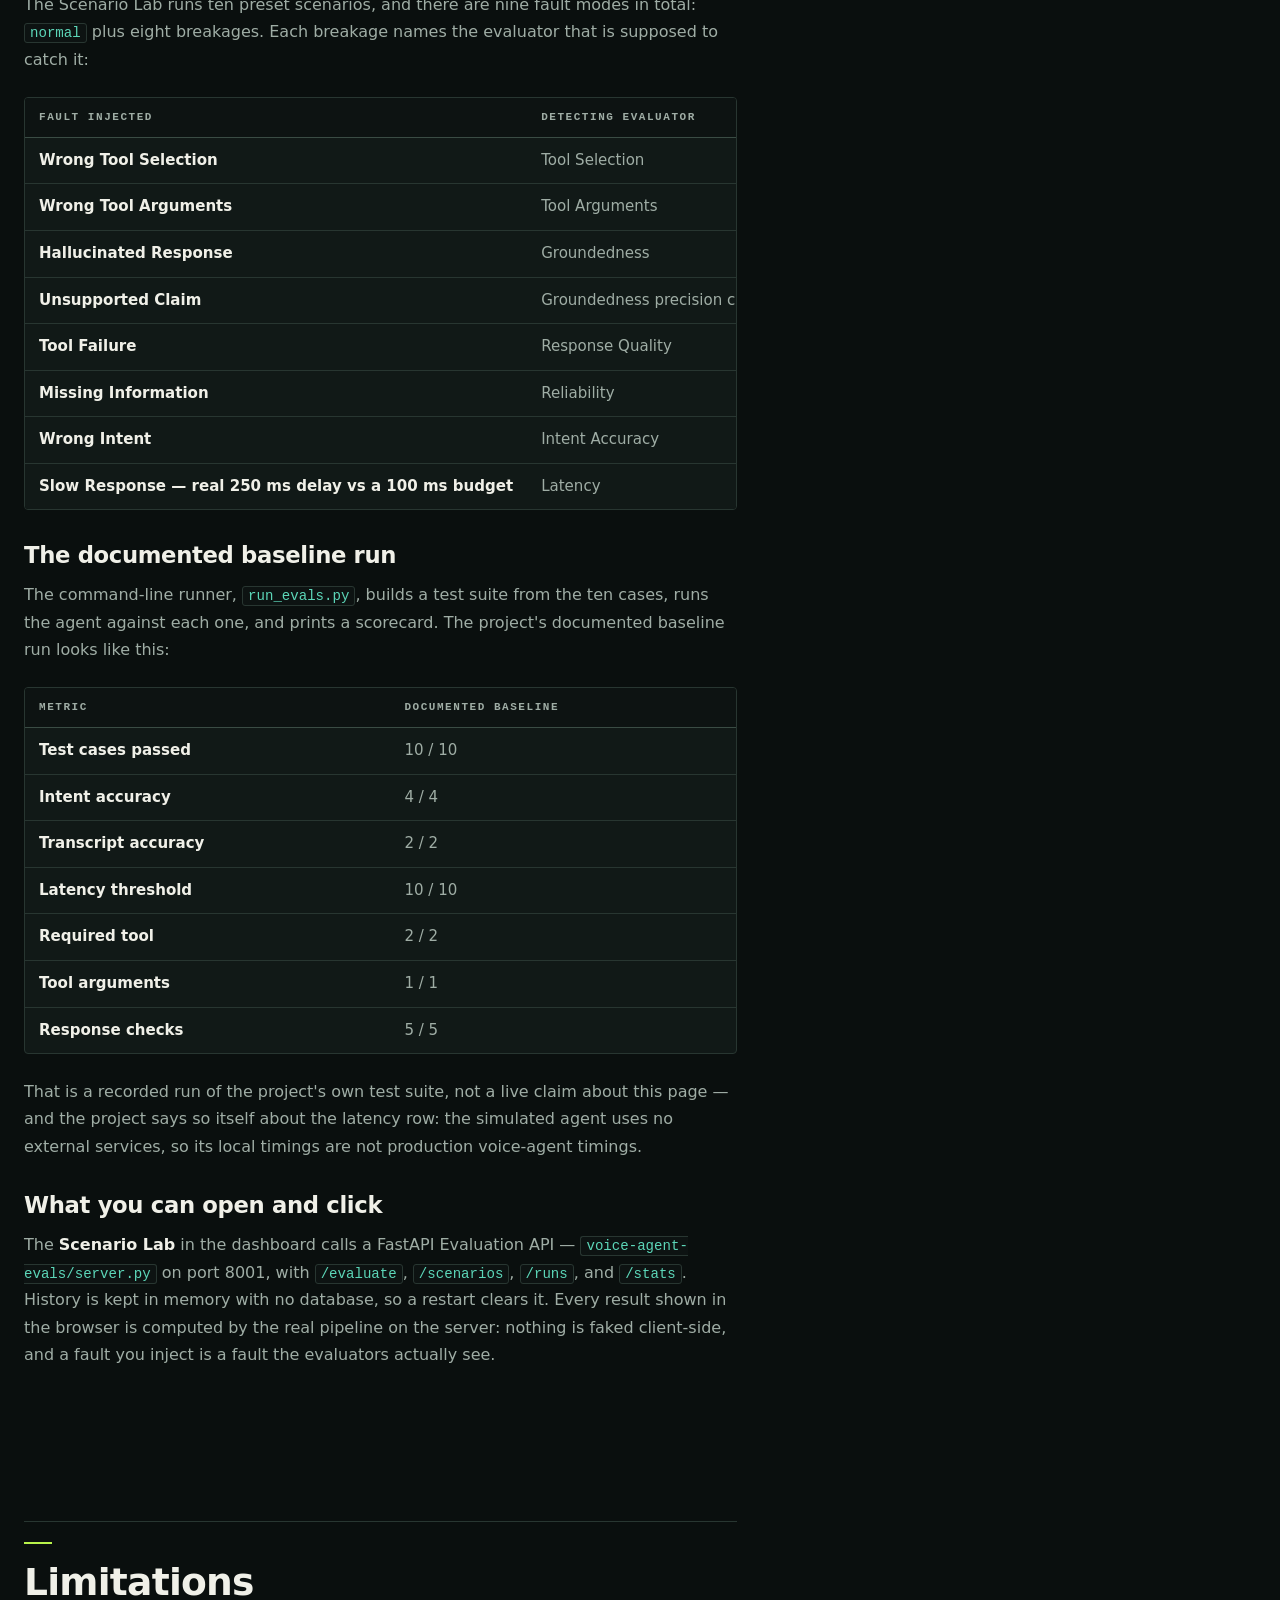
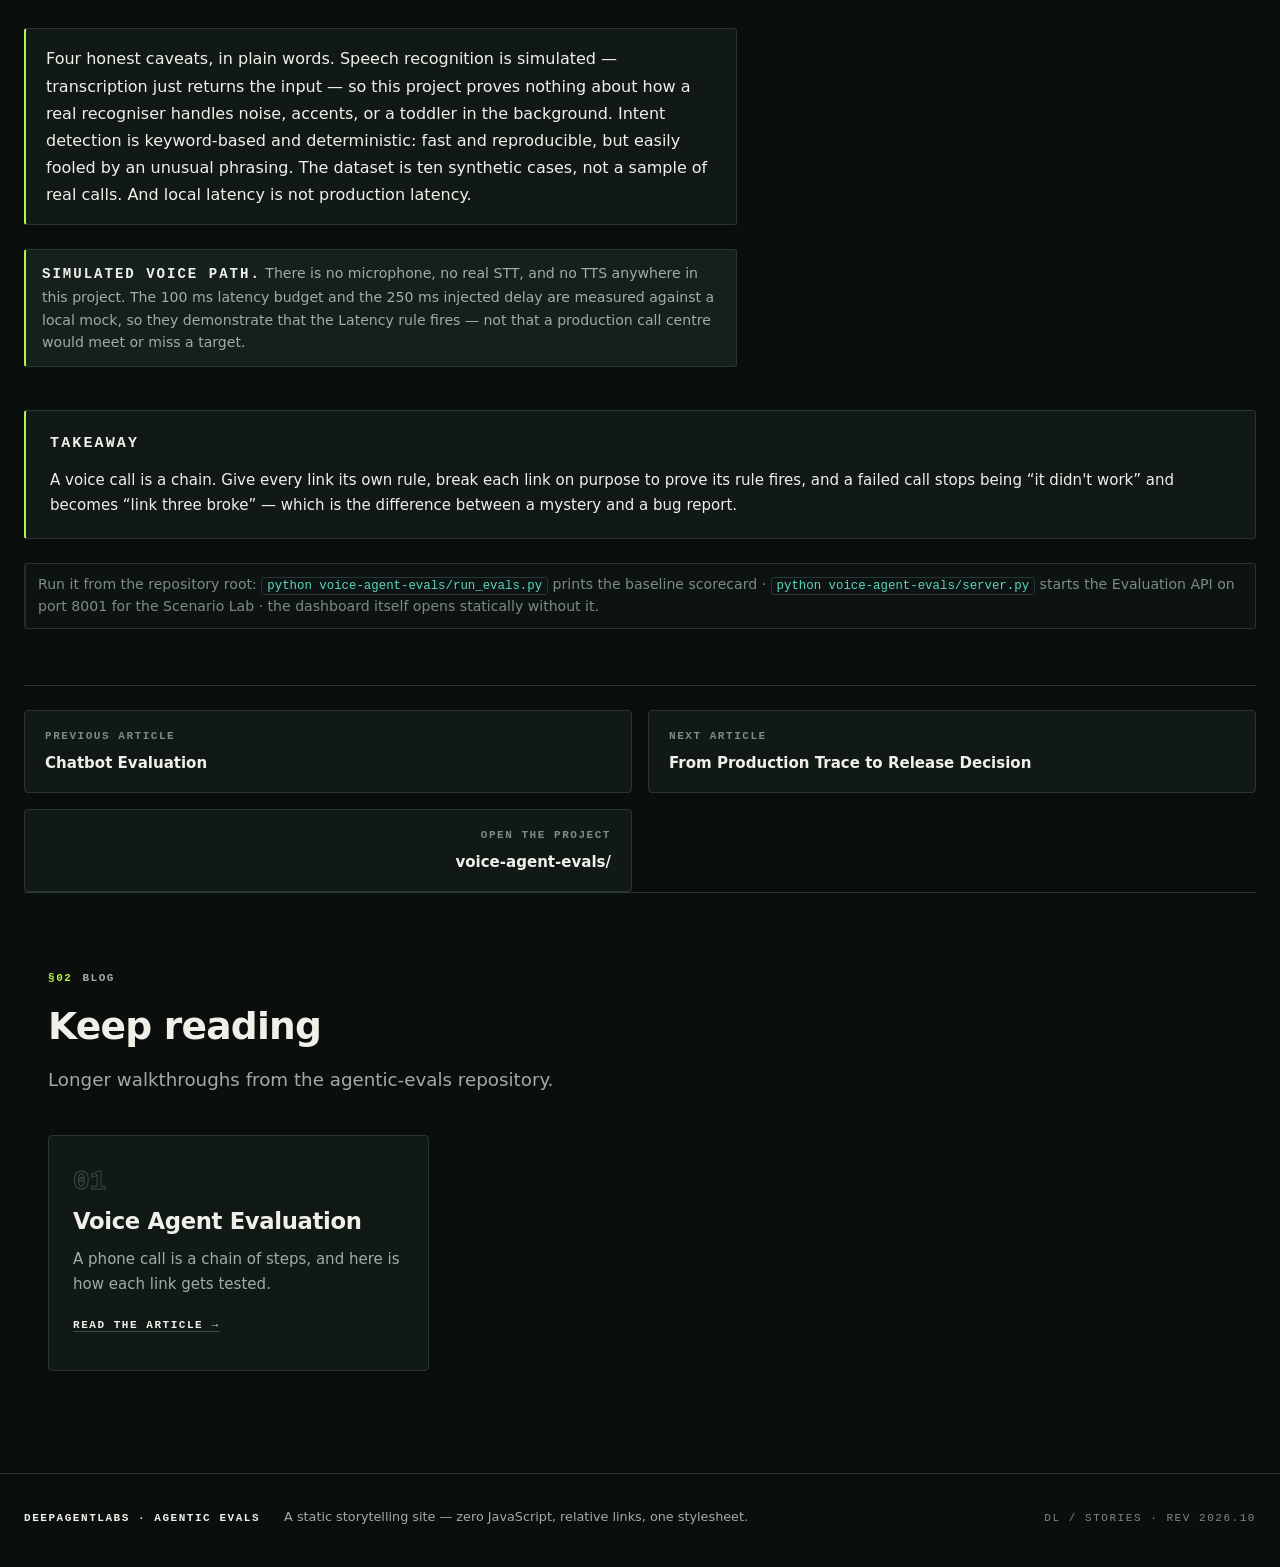
<file: blog/voice-agent-evaluation.html>
<!DOCTYPE html>
<html lang="en">
<head>
<!-- ============================================================
     BLOG ARTICLE 02 — Voice Agent Evaluation
     Lives in blog/: stylesheet ../styles.css, home ../index.html,
     projects ../voice-agent-evals/index.html, siblings are the
     other two files in this folder. ZERO JavaScript, no assets.
     ============================================================ -->
<meta charset="UTF-8">
<meta name="viewport" content="width=device-width, initial-scale=1.0">
<meta name="description" content="A beginner-first walkthrough of the Voice Agent Evaluation project: a phone call is a chain of five links, and here is how each link gets its own rule.">
<title>Voice Agent Evaluation · Blog · Agentic Evals</title>
<link rel="stylesheet" href="../styles.css">
</head>
<body>

<a class="skip-link" href="#main">Skip to main content</a>

<header class="site-header">
  <div class="wrap header-inner">
    <p class="brand">
      <span class="brand-name">DeepAgentLabs</span>
      <span class="brand-sep" aria-hidden="true">/</span>
      <span class="brand-sub">Agentic Evals</span>
    </p>

    <nav class="site-nav" aria-label="Primary">

      <!-- desktop navigation -->
      <ul class="nav-list nav-list--wide">
        <li><a class="nav-link" href="../index.html">Home</a></li>
        <li><a class="nav-link" href="../index.html#use-cases">Use Cases</a></li>
        <li class="nav-item--has-sub">
          <a class="nav-link nav-link--sub" href="index.html">Blog<svg class="chevron" width="10" height="10" viewBox="0 0 10 10" aria-hidden="true" focusable="false"><path d="M2 3.5 L5 6.5 L8 3.5" fill="none" stroke="currentColor" stroke-width="1.5" stroke-linecap="round" stroke-linejoin="round"/></svg></a>
          <ul class="nav-sub-list">
            <li><a class="nav-sub-link" href="index.html">All posts</a></li>
            <li><a class="nav-sub-link" href="chatbot-evaluation.html">Chatbot Evaluation</a></li>
            <li><a class="nav-sub-link" href="voice-agent-evaluation.html" aria-current="page">Voice Agent Evaluation</a></li>
            <li><a class="nav-sub-link" href="production-trace-release-decision.html">From Production Trace to Release Decision</a></li>
          </ul>
        </li>
        <li><a class="nav-link" href="../index.html#about">About</a></li>
        <li>
          <a class="nav-link nav-link--ext"
             href="https://github.com/Aryaman431/agentic-evals"
             target="_blank"
             rel="noopener noreferrer"
             aria-label="Open the agentic-evals repository on GitHub from the Voice Agent Evaluation article — opens in a new tab">GitHub<svg class="arrow arrow--ur" width="10" height="10" viewBox="0 0 10 10" aria-hidden="true" focusable="false"><path d="M2 8 L8 2 M3.5 2 H8 V6.5" fill="none" stroke="currentColor" stroke-width="1.5"/></svg></a>
        </li>
      </ul>

      <!-- mobile navigation: native disclosure, no JavaScript -->
      <details class="nav-disclosure">
        <summary class="nav-summary">Menu<svg class="chevron" width="10" height="10" viewBox="0 0 10 10" aria-hidden="true" focusable="false"><path d="M2 3.5 L5 6.5 L8 3.5" fill="none" stroke="currentColor" stroke-width="1.5" stroke-linecap="round" stroke-linejoin="round"/></svg></summary>
        <ul class="nav-list nav-list--drawer">
          <li><a class="nav-link" href="../index.html">Home</a></li>
          <li><a class="nav-link" href="../index.html#use-cases">Use Cases</a></li>
          <li class="nav-item--has-sub">
            <a class="nav-link nav-link--sub" href="index.html">Blog<svg class="chevron" width="10" height="10" viewBox="0 0 10 10" aria-hidden="true" focusable="false"><path d="M2 3.5 L5 6.5 L8 3.5" fill="none" stroke="currentColor" stroke-width="1.5" stroke-linecap="round" stroke-linejoin="round"/></svg></a>
            <ul class="nav-sub-list">
              <li><a class="nav-sub-link" href="index.html">All posts</a></li>
              <li><a class="nav-sub-link" href="chatbot-evaluation.html">Chatbot Evaluation</a></li>
              <li><a class="nav-sub-link" href="voice-agent-evaluation.html" aria-current="page">Voice Agent Evaluation</a></li>
              <li><a class="nav-sub-link" href="production-trace-release-decision.html">From Production Trace to Release Decision</a></li>
            </ul>
          </li>
          <li><a class="nav-link" href="../index.html#about">About</a></li>
          <li>
            <a class="nav-link nav-link--ext"
               href="https://github.com/Aryaman431/agentic-evals"
               target="_blank"
               rel="noopener noreferrer"
               aria-label="Open the agentic-evals repository on GitHub from the article menu — opens in a new tab">GitHub<svg class="arrow arrow--ur" width="10" height="10" viewBox="0 0 10 10" aria-hidden="true" focusable="false"><path d="M2 8 L8 2 M3.5 2 H8 V6.5" fill="none" stroke="currentColor" stroke-width="1.5"/></svg></a>
          </li>
        </ul>
      </details>

    </nav>
  </div>
</header>

<main id="main">
  <div class="wrap">

    <a class="back-link" href="../index.html">← All stories</a>

    <!-- ==========================================================
         1 · ARTICLE HEADER
         ========================================================== -->
    <header class="article-header">
      <p class="eyebrow"><span class="eyebrow-mark" aria-hidden="true">§02</span>Story 02 · Blog</p>

      <h1>Voice Agent Evaluation</h1>

      <p class="article-meta">
        <span>Beginner · 8 min read</span>
        <span><code>voice-agent-evals</code></span>
      </p>

      <p class="article-lede">
        A phone call has no undo button and no “show me your work” link. Priya says one
        sentence, and five things have to go right in a row before she hears a true
        answer. This article walks the whole chain, then shows the rules that tell you
        <em>which</em> link broke.
      </p>
    </header>

    <!-- ==========================================================
         2 · THE PROBLEM
         ========================================================== -->
    <section class="article-section">
      <div class="prose">
        <h2>The problem</h2>

        <p>
          Priya calls the support line about a birthday present that never arrived.
          “Where is my order 1234?” she says, half-listening to a toddler in the
          background. For her to hear a useful answer, the system has to do five things
          in a row: hear her words correctly, work out what she wants, pick the right
          action, run it with the right order number, and say something true back.
        </p>

        <p>
          Five things in a row means one thing: the call is a <strong>chain</strong>,
          and a chain fails at its weakest link. If the speech step hears “order 12340”
          instead of “order 1234”, nothing downstream can save it. If the intent step
          hears “cancel” when she said “track”, the agent will happily cancel an order
          she wanted to watch. If the reply adds “it will arrive tomorrow” when nobody
          promised that, she will stop trusting the whole company over one sentence.
        </p>

        <p>
          And unlike a chatbot, a voice call is hard to review after the fact. There is
          no screenshot to forward to a colleague, no obvious place to pause and think.
          Either the caller got a correct answer inside a couple of seconds, or she
          hung up. That is exactly why the checking has to happen automatically, on
          every path, before anyone relies on it.
        </p>

        <p>
          The awkward truth is that a single good call proves very little. The agent
          can handle the easy question perfectly and still mishandle the cancellation,
          the missing order number, or the request that has nothing to do with orders
          at all. One call is an anecdote. A suite of calls is evidence.
        </p>
      </div>
    </section>

    <!-- ==========================================================
         3 · THE APPROACH
         ========================================================== -->
    <section class="article-section">
      <div class="prose">
        <h2>The approach: test every link separately</h2>

        <p>
          <strong>Agent evaluation</strong> means writing down what each call is
          supposed to do <em>before</em> you run it, running the agent, and comparing
          the two mechanically. Because the expectations are written first, the result
          gets judged instead of admired — and because the comparison is mechanical, it
          gives the same answer every time you run it.
        </p>

        <p>
          The five words you need, defined once:
        </p>

        <ul>
          <li>
            <strong>Test case</strong> — one input plus the behaviour we expect back.
            For “Where is my order 1234?” the expectations are: transcript unchanged,
            intent <code>order_status</code>, tool <code>get_order</code>, argument
            <code>order_id: "1234"</code>, and a reply containing the words the case
            asks for.
          </li>
          <li>
            <strong>Intent</strong> — the label the agent concludes the caller wants.
            This project uses <code>order_status</code>, <code>cancel_order</code>,
            <code>refund_order</code>, and <code>unknown</code> for anything out of
            scope.
          </li>
          <li>
            <strong>Tool</strong> — a small program the agent is allowed to call, and
            the only way it can touch real data: <code>get_order</code>,
            <code>cancel_order</code>, or <code>refund_order</code>.
          </li>
          <li>
            <strong>Trace</strong> — a recorded timeline of one run: what was heard,
            what was decided, which tool ran with which arguments, what was said back,
            and how long it took. Every rule reads the trace, so nothing is judged from
            memory.
          </li>
          <li>
            <strong>Evaluator</strong> — a rule that reads a trace and returns pass or
            fail with a one-line reason. One rule per link, so one failure names the
            link.
          </li>
        </ul>

        <p>
          The chain structure is what makes this work. Because each stage hands its
          output to the next one, you can put a checkpoint between every pair of
          stages and ask a narrow question: did the text survive? was the label right?
          did the right tool run? was the id intact? is the reply supported by the
          data? did it finish in time? Narrow questions have narrow answers, and a
          narrow answer tells an engineer where to look.
        </p>

        <p>
          Then comes the part that proves the checks are real:
          <strong>fault injection</strong>. The project deliberately breaks one stage
          at a time — swap the tool, corrupt the order id, append an unsupported claim,
          sleep for 250 ms — and verifies that the matching rule is the one that
          complains. If breaking a stage does not make its rule fail, the rule is
          decoration.
        </p>
      </div>
    </section>

    <!-- ==========================================================
         4 · HOW THE EVALUATION WORKS
         ========================================================== -->
    <section class="article-section">
      <div class="prose">
        <h2>How the evaluation works</h2>

        <p>
          The pipeline mirrors the call itself. The caller's words go into a speech
          recognition step, the text goes to intent detection, the order id is pulled
          out of the sentence, a tool is selected and called, and the reply is written
          from what the tool returned. Only then does evaluation run — over the whole
          trace, not over the final sentence alone.
        </p>

        <p>
          Eight rules judge the result, one per link plus two for the answer itself:
        </p>

        <ol>
          <li><strong>Transcript Accuracy</strong> — did the text that entered the pipeline match the text the case expects?</li>
          <li><strong>Intent Accuracy</strong> — was the detected intent the label the case requires?</li>
          <li><strong>Tool Selection</strong> — was the required tool the tool that actually ran?</li>
          <li><strong>Tool Arguments</strong> — did the order id reach the tool intact?</li>
          <li><strong>Response Quality</strong> — does the reply contain what the case asks for?</li>
          <li><strong>Groundedness</strong> — can every factual claim in the reply be traced to what the tool really returned?</li>
          <li><strong>Reliability</strong> — did the run finish without errors, and did the agent ask for the missing order number instead of guessing one?</li>
          <li><strong>Latency</strong> — did the whole thing finish inside the time budget? One scenario sets that budget at 100 ms on purpose.</li>
        </ol>

        <p>
          Latency deserves a note, because it is the one rule where the fault is not a
          lie but a delay: the <code>slow_response</code> fault inserts a real 250 ms
          sleep inside the timed section, against a 100 ms budget. Nothing is faked —
          the clock genuinely runs over, and the rule genuinely fails.
        </p>
      </div>

      <ol class="flow" aria-label="How one voice call flows through evaluation">
        <li class="flow-step">
          <span class="flow-num" aria-hidden="true">01</span>
          <span class="flow-label">Caller Speaks</span>
          <span class="flow-desc">Priya says her line into the phone.</span>
          <span class="flow-arrow" aria-hidden="true">→</span>
        </li>
        <li class="flow-step">
          <span class="flow-num" aria-hidden="true">02</span>
          <span class="flow-label">Speech Recognition</span>
          <span class="flow-desc">Her words become text — accents included.</span>
          <span class="flow-arrow" aria-hidden="true">→</span>
        </li>
        <li class="flow-step">
          <span class="flow-num" aria-hidden="true">03</span>
          <span class="flow-label">Intent</span>
          <span class="flow-desc">The agent decides what she is asking for.</span>
          <span class="flow-arrow" aria-hidden="true">→</span>
        </li>
        <li class="flow-step">
          <span class="flow-num" aria-hidden="true">04</span>
          <span class="flow-label">Action</span>
          <span class="flow-desc">It calls the right tool with the right order number.</span>
          <span class="flow-arrow" aria-hidden="true">→</span>
        </li>
        <li class="flow-step flow-step--accent">
          <span class="flow-num" aria-hidden="true">05</span>
          <span class="flow-label">Evaluation</span>
          <span class="flow-desc">Eight rules read the trace and check every link in the chain.</span>
        </li>
      </ol>
    </section>

    <!-- ==========================================================
         5 · A SIMPLE EXAMPLE
         ========================================================== -->
    <section class="article-section">
      <div class="prose">
        <h2>A simple example</h2>

        <p>
          Three moments from Priya's call, using the project's own mock orders:
          <code>1234</code> shipped with an ETA of September 28, <code>5678</code> is
          processing with an ETA of October 2, <code>9999</code> is already delivered.
          The chips are what the evaluators print.
        </p>

        <h3>Turn 1 — the call goes right</h3>

        <div class="example">
          <div class="msg msg--user">
            <p><strong>Priya</strong> — Where is my order 1234?</p>
          </div>
          <div class="msg msg--agent">
            <p><strong>Transcript</strong> (simulated) — “Where is my order 1234?”</p>
          </div>
          <div class="msg msg--agent">
            <p><strong>Agent</strong> — Order 1234 has shipped. It is arriving on September 28.</p>
          </div>
          <span class="verdict verdict--pass">Pass · Transcript Accuracy</span>
          <span class="verdict verdict--pass">Pass · Intent Accuracy — order_status</span>
          <span class="verdict verdict--pass">Pass · Tool Selection — get_order(1234)</span>
        </div>

        <p>
          Every link held, so every rule passed. Now break one link on purpose.
        </p>

        <h3>Turn 2 — one mis-heard digit</h3>

        <p>
          This is the classic voice failure. Priya says “1234”, the speech step returns
          “12340”, and now the agent is looking up an order that does not exist. This
          project's transcription step is simulated and returns the text unchanged, so
          it cannot mis-hear on its own — instead the <code>wrong_arguments</code>
          fault corrupts the extracted order id after extraction
          (<code>1234</code> → <code>12340</code>), which is exactly the state a
          mis-heard digit leaves the system in. You get to watch the rule fire without
          needing a microphone:
        </p>

        <div class="example">
          <div class="msg msg--user">
            <p><strong>Priya</strong> — Where is my order 1234?</p>
          </div>
          <div class="msg msg--agent">
            <p><strong>Agent</strong> (fault: <code>wrong_arguments</code>) — calls <code>get_order(order_id="12340")</code> → order not found → “I couldn't find that order.”</p>
          </div>
          <span class="verdict verdict--fail">Fail · Tool Arguments — expected 1234, got 12340</span>
          <span class="verdict verdict--fail">Fail · Response Quality — no “shipped”, no “September 28”</span>
        </div>

        <h3>Turn 3 — a friendly promise nobody made</h3>

        <p>
          The tool result for order <code>1234</code> says shipped, ETA September 28.
          The agent gets everything right and then adds one reassuring word:
        </p>

        <div class="example">
          <div class="msg msg--user">
            <p><strong>Priya</strong> — When will it get here?</p>
          </div>
          <div class="msg msg--agent">
            <p><strong>Agent</strong> (fault: <code>unsupported_claim</code>) — Order 1234 has shipped. It will arrive tomorrow.</p>
          </div>
          <span class="verdict verdict--pass">Pass · Tool Selection — get_order</span>
          <span class="verdict verdict--fail">Fail · Groundedness — “tomorrow” is not in the tool result</span>
        </div>

        <p>
          Groundedness scans the reply for words that make factual claims —
          <code>shipped</code>, <code>delivered</code>, <code>processing</code>,
          <code>tomorrow</code>, <code>today</code> — and requires each one to appear
          in what the tool actually returned. “Tomorrow” does not, so the rule fails
          even though the rest of the call was flawless. The related
          <code>hallucinated_response</code> fault is blunter: it claims
          delivered/tomorrow no matter what the tool said.
        </p>
      </div>
    </section>

    <!-- ==========================================================
         6 · WHAT THE ACTUAL PROJECT DEMONSTRATES
         ========================================================== -->
    <section class="article-section">
      <div class="prose">
        <h2>What the actual project demonstrates</h2>

        <p>
          <code>voice-agent-evals/</code> is a deterministic, <strong>simulated</strong>
          voice support agent: no real microphone, no real speech-to-text, no
          text-to-speech — transcription simply returns the input. It uses the same
          three tools and the same four intents as the chatbot project, and the same
          ten-case dataset: <code>stt-basic</code>, <code>stt-accent</code>,
          <code>intent-status</code>, <code>intent-cancel</code>,
          <code>intent-refund</code>, <code>tool-selection</code>,
          <code>tool-arguments</code>, <code>task-completion</code>,
          <code>missing-order</code> recovery, and <code>unknown-intent</code>
          reliability — judged by the same eight rules.
        </p>

        <p>
          The Scenario Lab runs ten preset scenarios, and there are nine fault modes in
          total: <code>normal</code> plus eight breakages. Each breakage names the
          evaluator that is supposed to catch it:
        </p>

        <div class="table-wrap">
          <table>
            <thead>
              <tr>
                <th scope="col">Fault injected</th>
                <th scope="col">Detecting evaluator</th>
              </tr>
            </thead>
            <tbody>
              <tr>
                <td>Wrong Tool Selection</td>
                <td>Tool Selection</td>
              </tr>
              <tr>
                <td>Wrong Tool Arguments</td>
                <td>Tool Arguments</td>
              </tr>
              <tr>
                <td>Hallucinated Response</td>
                <td>Groundedness</td>
              </tr>
              <tr>
                <td>Unsupported Claim</td>
                <td>Groundedness precision check</td>
              </tr>
              <tr>
                <td>Tool Failure</td>
                <td>Response Quality</td>
              </tr>
              <tr>
                <td>Missing Information</td>
                <td>Reliability</td>
              </tr>
              <tr>
                <td>Wrong Intent</td>
                <td>Intent Accuracy</td>
              </tr>
              <tr>
                <td>Slow Response — real 250 ms delay vs a 100 ms budget</td>
                <td>Latency</td>
              </tr>
            </tbody>
          </table>
        </div>

        <h3>The documented baseline run</h3>

        <p>
          The command-line runner, <code>run_evals.py</code>, builds a test suite from
          the ten cases, runs the agent against each one, and prints a scorecard. The
          project's documented baseline run looks like this:
        </p>

        <div class="table-wrap">
          <table>
            <thead>
              <tr>
                <th scope="col">Metric</th>
                <th scope="col">Documented baseline</th>
              </tr>
            </thead>
            <tbody>
              <tr>
                <td>Test cases passed</td>
                <td>10 / 10</td>
              </tr>
              <tr>
                <td>Intent accuracy</td>
                <td>4 / 4</td>
              </tr>
              <tr>
                <td>Transcript accuracy</td>
                <td>2 / 2</td>
              </tr>
              <tr>
                <td>Latency threshold</td>
                <td>10 / 10</td>
              </tr>
              <tr>
                <td>Required tool</td>
                <td>2 / 2</td>
              </tr>
              <tr>
                <td>Tool arguments</td>
                <td>1 / 1</td>
              </tr>
              <tr>
                <td>Response checks</td>
                <td>5 / 5</td>
              </tr>
            </tbody>
          </table>
        </div>

        <p>
          That is a recorded run of the project's own test suite, not a live claim
          about this page — and the project says so itself about the latency row: the
          simulated agent uses no external services, so its local timings are not
          production voice-agent timings.
        </p>

        <h3>What you can open and click</h3>

        <p>
          The <strong>Scenario Lab</strong> in the dashboard calls a FastAPI Evaluation
          API — <code>voice-agent-evals/server.py</code> on port 8001, with
          <code>/evaluate</code>, <code>/scenarios</code>, <code>/runs</code>, and
          <code>/stats</code>. History is kept in memory with no database, so a restart
          clears it. Every result shown in the browser is computed by the real pipeline
          on the server: nothing is faked client-side, and a fault you inject is a
          fault the evaluators actually see.
        </p>
      </div>
    </section>

    <!-- ==========================================================
         7 · LIMITATIONS
         ========================================================== -->
    <section class="article-section">
      <div class="prose">
        <h2>Limitations</h2>

        <div class="callout">
          <p>
            Four honest caveats, in plain words. Speech recognition is simulated —
            transcription just returns the input — so this project proves nothing about
            how a real recogniser handles noise, accents, or a toddler in the
            background. Intent detection is keyword-based and deterministic: fast and
            reproducible, but easily fooled by an unusual phrasing. The dataset is ten
            synthetic cases, not a sample of real calls. And local latency is not
            production latency.
          </p>
        </div>

        <p class="note note--sim">
          <strong>Simulated voice path.</strong> There is no microphone, no real STT,
          and no TTS anywhere in this project. The 100 ms latency budget and the 250 ms
          injected delay are measured against a local mock, so they demonstrate that
          the Latency rule fires — not that a production call centre would meet or miss
          a target.
        </p>
      </div>
    </section>

    <!-- ==========================================================
         8 · TAKEAWAY
         ========================================================== -->
    <div class="takeaway">
      <p class="takeaway-label">Takeaway</p>
      <p>
        A voice call is a chain. Give every link its own rule, break each link on
        purpose to prove its rule fires, and a failed call stops being “it didn't work”
        and becomes “link three broke” — which is the difference between a mystery and
        a bug report.
      </p>
    </div>

    <p class="run-note">
      Run it from the repository root: <code>python voice-agent-evals/run_evals.py</code>
      prints the baseline scorecard · <code>python voice-agent-evals/server.py</code>
      starts the Evaluation API on port 8001 for the Scenario Lab · the dashboard
      itself opens statically without it.
    </p>

    <!-- ==========================================================
         9 · PREV / NEXT / PROJECT
         ========================================================== -->
    <nav class="article-footer-nav" aria-label="More articles">
      <a href="chatbot-evaluation.html">
        <span>Previous article</span>
        <span>Chatbot Evaluation</span>
      </a>
      <a href="production-trace-release-decision.html">
        <span>Next article</span>
        <span>From Production Trace to Release Decision</span>
      </a>
      <a href="../voice-agent-evals/index.html">
        <span>Open the project</span>
        <span>voice-agent-evals/</span>
      </a>
    </nav>

    <!-- ===========================================================
         BLOG
         =========================================================== -->
    <section id="blog" class="blog" aria-labelledby="blog-heading">
      <div class="wrap">

        <header class="section-head">
          <p class="eyebrow"><span class="eyebrow-mark" aria-hidden="true">§02</span>Blog</p>
          <h2 id="blog-heading">Keep reading</h2>
          <p class="section-intro">
            Longer walkthroughs from the agentic-evals repository.
          </p>
        </header>

        <div class="blog-grid">
          <article class="blog-card">
            <span class="blog-card-index" aria-hidden="true">01</span>
            <h3 class="blog-card-title">Voice Agent Evaluation</h3>
            <p class="blog-card-desc">
              A phone call is a chain of steps, and here is how each link gets tested.
            </p>
            <p class="blog-card-link"><a href="voice-agent-evaluation.html">Read the article &rarr;</a></p>
          </article>
        </div>

      </div>
    </section>
  </div>
</main>

<footer class="site-footer">
  <div class="wrap footer-inner">
    <p class="footer-brand">DeepAgentLabs · Agentic Evals</p>
    <p class="footer-note">
      A static storytelling site — zero JavaScript, relative links, one stylesheet.
    </p>
    <p class="footer-meta" aria-hidden="true">DL / STORIES · REV 2026.10</p>
  </div>
</footer>

</body>
</html>
</file>
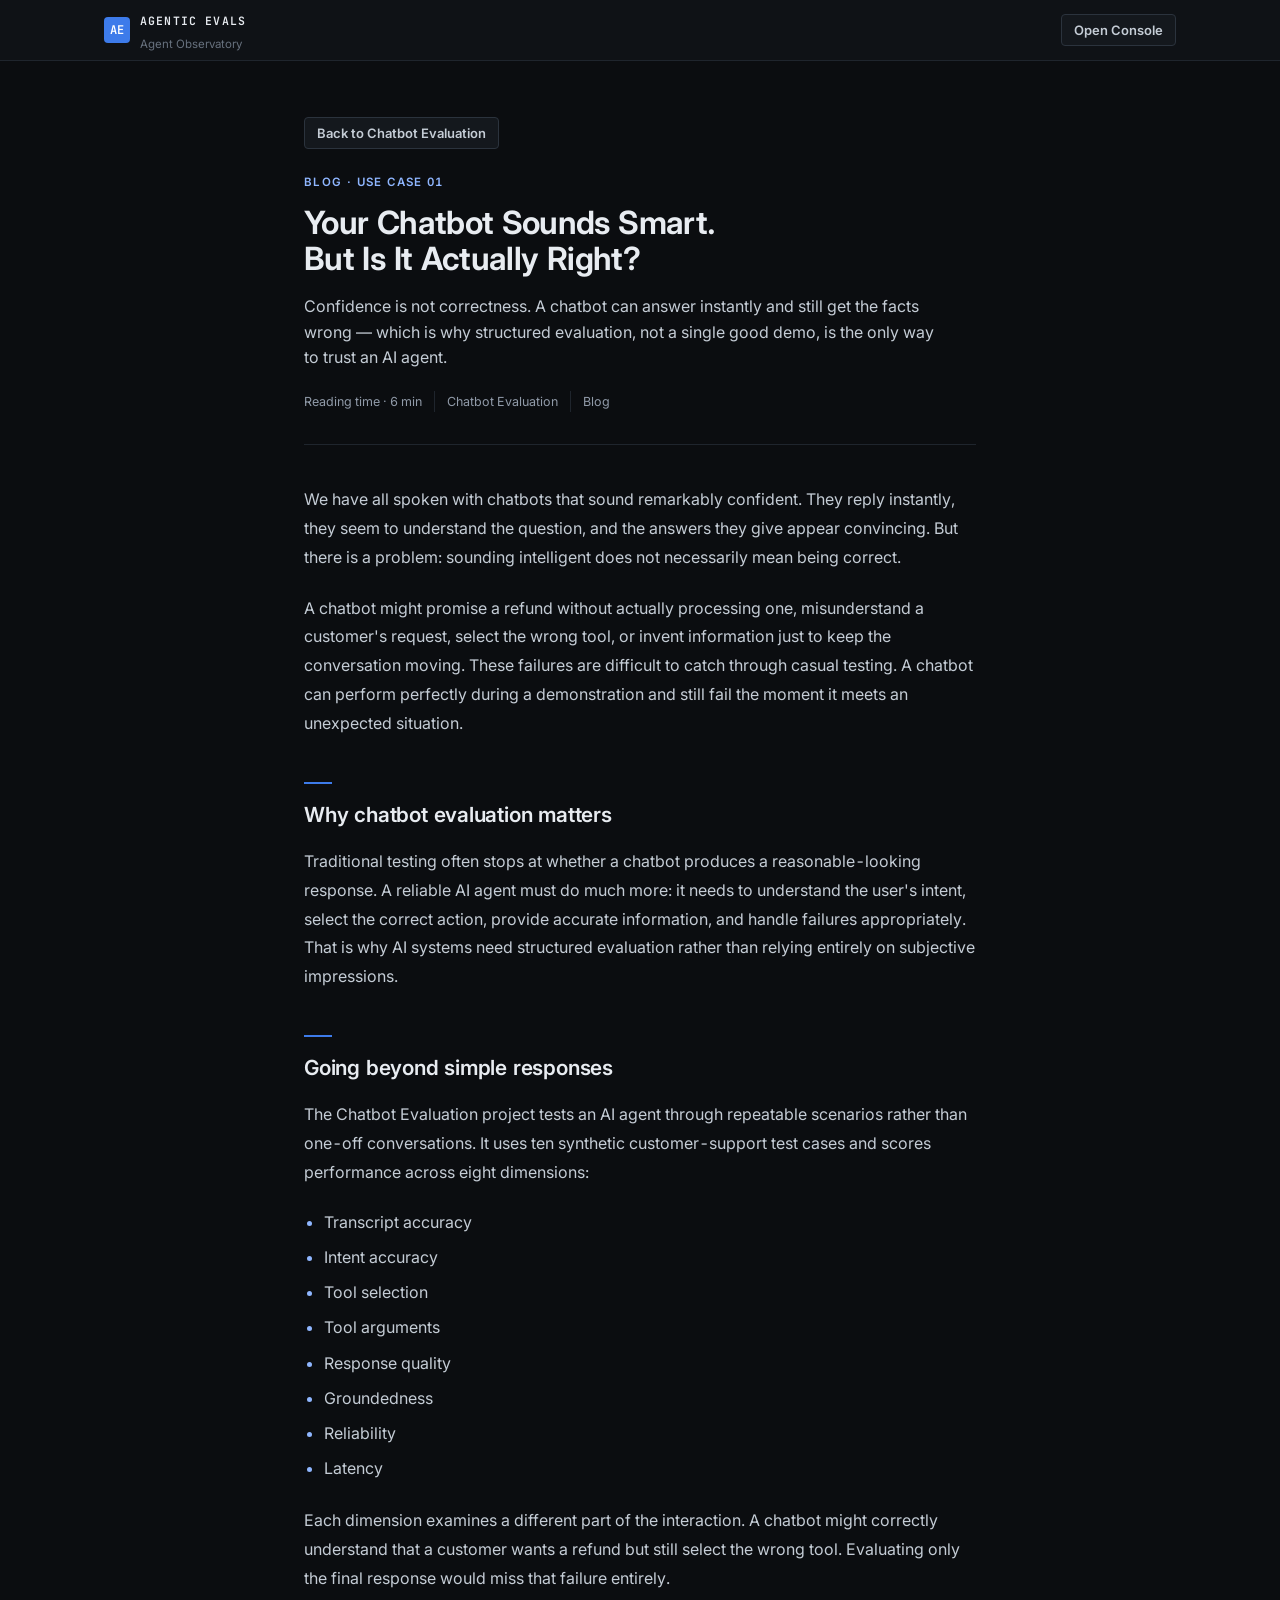
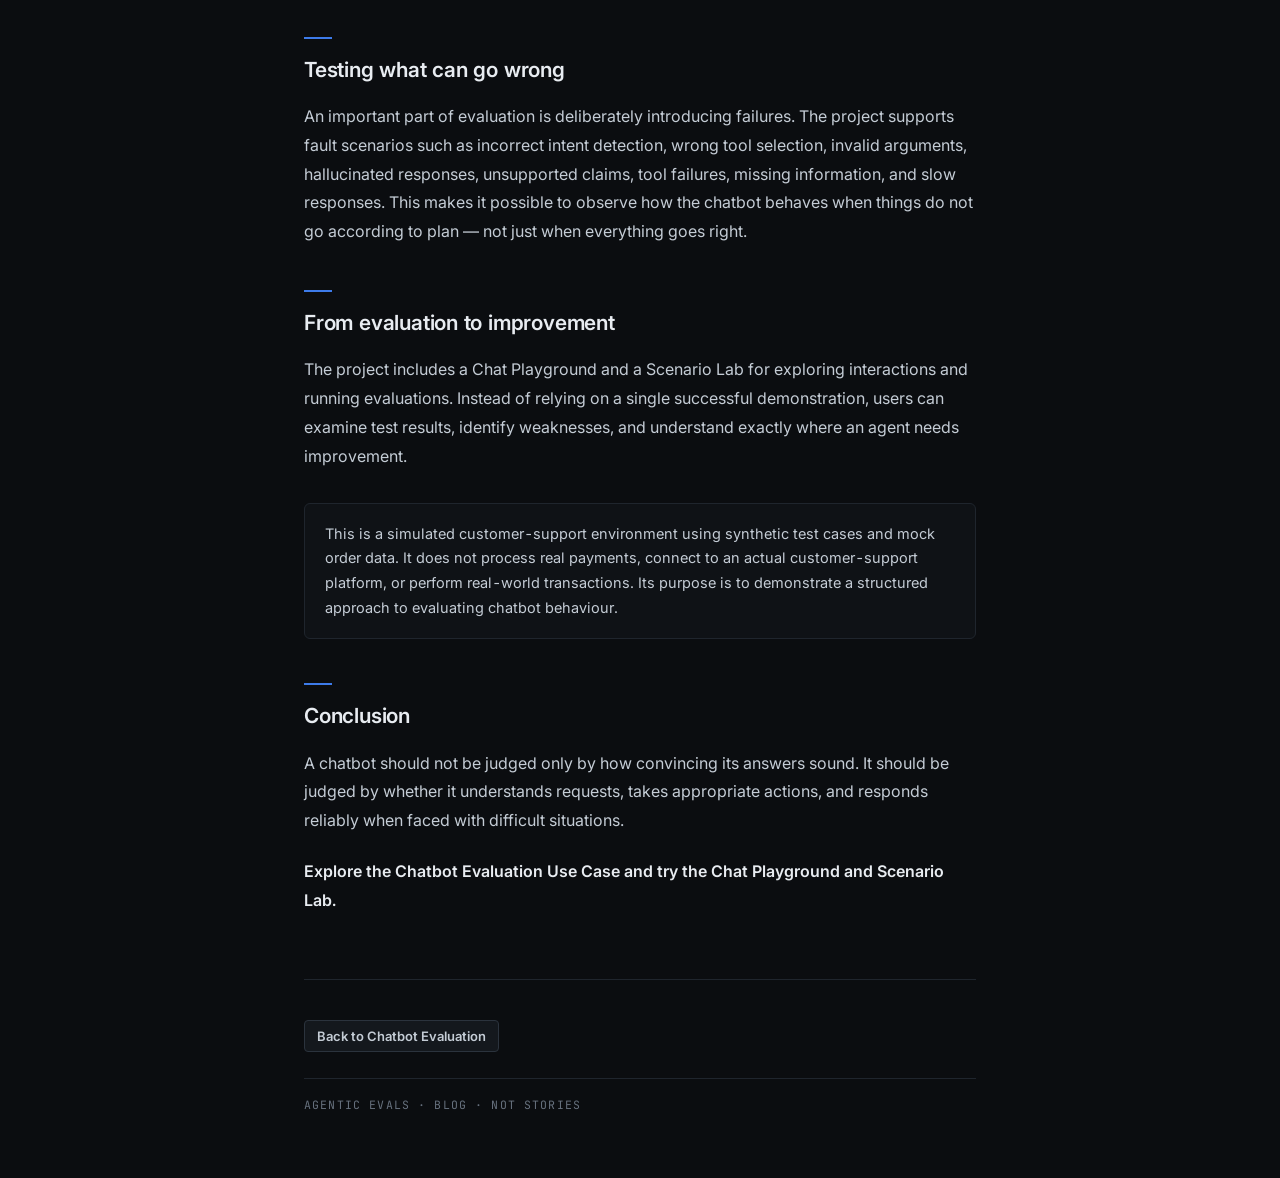
<file: Chatbot-eval/blog.html>
<!DOCTYPE html>
<html lang="en">
<head>
<meta charset="UTF-8">
<meta name="viewport" content="width=device-width, initial-scale=1.0">
<meta name="color-scheme" content="dark">
<meta name="description" content="A chatbot can sound confident and still be wrong. Structured evaluation turns &ldquo;sounds right&rdquo; into &ldquo;measured right&rdquo; &mdash; the Chatbot Evaluation use case explained.">
<title>Your Chatbot Sounds Smart. But Is It Actually Right? &middot; Blog &middot; Agentic Evals</title>
<link rel="preconnect" href="https://fonts.googleapis.com">
<link rel="preconnect" href="https://fonts.gstatic.com" crossorigin>
<link href="https://fonts.googleapis.com/css2?family=Inter:wght@400;500;600;700&family=JetBrains+Mono:wght@400;500;600&display=swap" rel="stylesheet">
<style>
  /* Agentic Evals - blog. Same design system as the evaluation console. */
  :root{
    --bg:#0b0d10;
    --surface:#0f1216;
    --surface-2:#14181d;
    --border:#1f252d;
    --border-strong:#2b333d;
    --text:#e8ecf1;
    --text-2:#c4ccd5;
    --muted:#909aa8;
    --dim:#67717e;
    --accent:#3d7bea;
    --accent-text:#8fb6ff;
    --green:#56d364;
    --mono:'JetBrains Mono',ui-monospace,SFMono-Regular,Menlo,Consolas,'Liberation Mono',monospace;
    --sans:'Inter',-apple-system,BlinkMacSystemFont,'Segoe UI',Roboto,Helvetica,Arial,'Helvetica Neue',sans-serif;
    --r:4px;
    --r-lg:6px;
    --wrap:720px;
  }
  *,*:before,*:after{box-sizing:border-box}
  html{scroll-behavior:smooth;-webkit-text-size-adjust:100%}
  body{
    margin:0;background:var(--bg);color:var(--text);
    font-family:var(--sans);font-size:16px;line-height:1.7;
    font-variant-numeric:tabular-nums;
    -webkit-font-smoothing:antialiased;
  }
  a{color:inherit;text-decoration:none}
  h1,h2,h3,p,ul{margin:0;padding:0}
  ul{list-style:none;padding-left:0}
  ::selection{background:rgba(61,123,234,.35);color:#fff}
  :focus-visible{outline:2px solid var(--accent-text);outline-offset:2px;border-radius:3px}
  .shell{display:flex;flex-direction:column;min-height:100vh}
  .wrap{width:100%;max-width:var(--wrap);margin:0 auto;padding:0 24px}

  /* product bar - matches the console header */
  .site-head{border-bottom:1px solid var(--border);background:var(--surface)}
  .site-head .wrap{display:flex;align-items:center;justify-content:space-between;gap:16px;
    min-height:60px;max-width:1120px}
  .brand{display:flex;align-items:center;gap:10px}
  .brand-mark{width:26px;height:26px;display:grid;place-items:center;border-radius:var(--r);
    background:var(--accent);color:#fff;font:600 12px/1 var(--mono);letter-spacing:.02em}
  .brand-name{font:600 11.5px/1.2 var(--mono);letter-spacing:.1em;color:var(--text)}
  .brand-sub{display:block;font-size:11.5px;color:var(--dim);margin-top:2px}
  .console-link{display:inline-flex;align-items:center;height:32px;padding:0 12px;
    border:1px solid var(--border-strong);border-radius:var(--r);background:var(--surface-2);
    color:var(--text-2);font-size:13px;font-weight:600;transition:background .15s,border-color .15s,color .15s}
  .console-link:hover{background:#191e24;color:var(--text);border-color:#39424d}

  .article-head{padding:56px 0 32px;border-bottom:1px solid var(--border)}
  .back-link{display:inline-flex;align-items:center;height:32px;padding:0 12px;
    border:1px solid var(--border-strong);border-radius:var(--r);background:var(--surface-2);
    font-size:13px;font-weight:600;color:var(--text-2);transition:background .15s,color .15s,border-color .15s}
  .back-link:hover{color:var(--text);background:#191e24;border-color:#39424d}
  .eyebrow{margin:24px 0 12px;font-size:11.5px;font-weight:600;letter-spacing:.12em;
    text-transform:uppercase;color:var(--accent-text)}
  h1{margin:0 0 16px;font-size:clamp(1.75rem,1.3rem+2vw,2.5rem);font-weight:650;line-height:1.15;
    letter-spacing:-.02em;color:var(--text);text-wrap:balance}
  .subtitle{margin:0 0 20px;font-size:clamp(1rem,.95rem+.3vw,1.15rem);line-height:1.6;
    color:var(--text-2);max-width:64ch}
  .article-meta{display:flex;flex-wrap:wrap;align-items:center;gap:12px;font-size:12.5px;
    color:var(--muted)}
  .meta-item{padding-left:12px;border-left:1px solid var(--border)}
  .article-body{padding:40px 0 64px}
  .prose{max-width:68ch;color:var(--text-2);line-height:1.8;font-size:16px}
  .prose p{margin:0 0 22px}
  .prose p:last-child{margin-bottom:0}
  .prose strong{color:var(--text);font-weight:600}
  .prose a{color:var(--accent-text);text-decoration:underline;text-decoration-color:rgba(143,182,255,.4);
    text-underline-offset:3px;transition:color .15s,text-decoration-color .15s}
  .prose a:hover{color:#b3cdff;text-decoration-color:#b3cdff}
  .prose code{font-family:var(--mono);font-size:.86em;color:var(--accent-text);
    background:rgba(61,123,234,.12);border:1px solid rgba(61,123,234,.35);
    border-radius:var(--r);padding:1px 6px}
  .prose h2{margin:44px 0 14px;font-size:1.3rem;font-weight:600;letter-spacing:-.01em;color:var(--text)}
  .prose h2::before{content:"";display:block;width:28px;height:2px;margin-bottom:12px;background:var(--accent)}
  .prose h3{margin:30px 0 10px;font-size:1.05rem;font-weight:600;color:var(--text)}
  .prose ul{margin:14px 0 24px;padding-left:20px;list-style:disc;color:var(--text-2)}
  .prose ul li{margin-bottom:8px;line-height:1.7}
  .prose ul li::marker{color:var(--accent-text)}
  .callout{margin:32px 0;padding:18px 20px;border-radius:var(--r-lg);
    border:1px solid var(--border);background:var(--surface);color:var(--text-2);
    font-size:14.5px;line-height:1.7}
  .callout p{margin:0}
  .article-footer{padding:40px 0 64px;border-top:1px solid var(--border)}
  .footer-back{display:inline-flex;align-items:center;height:32px;padding:0 12px;margin-bottom:26px;
    border:1px solid var(--border-strong);border-radius:var(--r);background:var(--surface-2);
    font-size:13px;font-weight:600;color:var(--text-2);transition:background .15s,color .15s}
  .footer-back:hover{background:#191e24;color:var(--text)}
  .footer-note{font-family:var(--mono);font-size:11.5px;color:var(--dim);letter-spacing:.1em;
    text-transform:uppercase;border-top:1px solid var(--border);padding-top:16px}
  @media (max-width:640px){
    .wrap{padding:0 16px}
    .site-head .wrap{min-height:56px}
    .brand-sub{display:none}
    .article-head{padding:36px 0 24px}
    .article-body{padding:32px 0 52px}
    .article-footer{padding:32px 0 52px}
    h1{font-size:1.75rem}
    .prose{font-size:15.5px}
  }
</style>
</head>
<body>
<div class="shell">
  <header class="site-head">
    <div class="wrap">
      <a class="brand" href="./index.html">
        <span class="brand-mark" aria-hidden="true">AE</span>
        <span>
          <span class="brand-name">AGENTIC EVALS</span>
          <span class="brand-sub">Agent Observatory</span>
        </span>
      </a>
      <a class="console-link" href="./index.html">Open Console</a>
    </div>
  </header>
  <div class="wrap">
    <header class="article-head">
      <a class="back-link" href="./index.html">Back to Chatbot Evaluation</a>
      <p class="eyebrow">Blog &middot; Use Case 01</p>
      <h1>Your Chatbot Sounds Smart. But Is It Actually Right?</h1>
      <p class="subtitle">Confidence is not correctness. A chatbot can answer instantly and still get the facts wrong &mdash; which is why structured evaluation, not a single good demo, is the only way to trust an AI agent.</p>
      <div class="article-meta">
        <span>Reading time &middot; 6 min</span>
        <span class="meta-item">Chatbot Evaluation</span>
        <span class="meta-item">Blog</span>
      </div>
    </header>
    <div class="article-body">
      <div class="prose">
        <p>We have all spoken with chatbots that sound remarkably confident. They reply instantly, they seem to understand the question, and the answers they give appear convincing. But there is a problem: sounding intelligent does not necessarily mean being correct.</p>
        <p>A chatbot might promise a refund without actually processing one, misunderstand a customer's request, select the wrong tool, or invent information just to keep the conversation moving. These failures are difficult to catch through casual testing. A chatbot can perform perfectly during a demonstration and still fail the moment it meets an unexpected situation.</p>
        <h2>Why chatbot evaluation matters</h2>
        <p>Traditional testing often stops at whether a chatbot produces a reasonable-looking response. A reliable AI agent must do much more: it needs to understand the user's intent, select the correct action, provide accurate information, and handle failures appropriately. That is why AI systems need structured evaluation rather than relying entirely on subjective impressions.</p>
        <h2>Going beyond simple responses</h2>
        <p>The Chatbot Evaluation project tests an AI agent through repeatable scenarios rather than one-off conversations. It uses ten synthetic customer-support test cases and scores performance across eight dimensions:</p>
        <ul>
          <li>Transcript accuracy</li>
          <li>Intent accuracy</li>
          <li>Tool selection</li>
          <li>Tool arguments</li>
          <li>Response quality</li>
          <li>Groundedness</li>
          <li>Reliability</li>
          <li>Latency</li>
        </ul>
        <p>Each dimension examines a different part of the interaction. A chatbot might correctly understand that a customer wants a refund but still select the wrong tool. Evaluating only the final response would miss that failure entirely.</p>
        <h2>Testing what can go wrong</h2>
        <p>An important part of evaluation is deliberately introducing failures. The project supports fault scenarios such as incorrect intent detection, wrong tool selection, invalid arguments, hallucinated responses, unsupported claims, tool failures, missing information, and slow responses. This makes it possible to observe how the chatbot behaves when things do not go according to plan &mdash; not just when everything goes right.</p>
        <h2>From evaluation to improvement</h2>
        <p>The project includes a Chat Playground and a Scenario Lab for exploring interactions and running evaluations. Instead of relying on a single successful demonstration, users can examine test results, identify weaknesses, and understand exactly where an agent needs improvement.</p>
        <div class="callout"><p>This is a simulated customer-support environment using synthetic test cases and mock order data. It does not process real payments, connect to an actual customer-support platform, or perform real-world transactions. Its purpose is to demonstrate a structured approach to evaluating chatbot behaviour.</p></div>
        <h2>Conclusion</h2>
        <p>A chatbot should not be judged only by how convincing its answers sound. It should be judged by whether it understands requests, takes appropriate actions, and responds reliably when faced with difficult situations.</p>
        <p><strong>Explore the Chatbot Evaluation Use Case and try the Chat Playground and Scenario Lab.</strong></p>
      </div>
    </div>
    <footer class="article-footer">
      <a class="footer-back" href="./index.html">Back to Chatbot Evaluation</a>
      <p class="footer-note">Agentic Evals &middot; Blog &middot; Not Stories</p>
    </footer>
  </div>
</div>
</body>
</html>
</file>
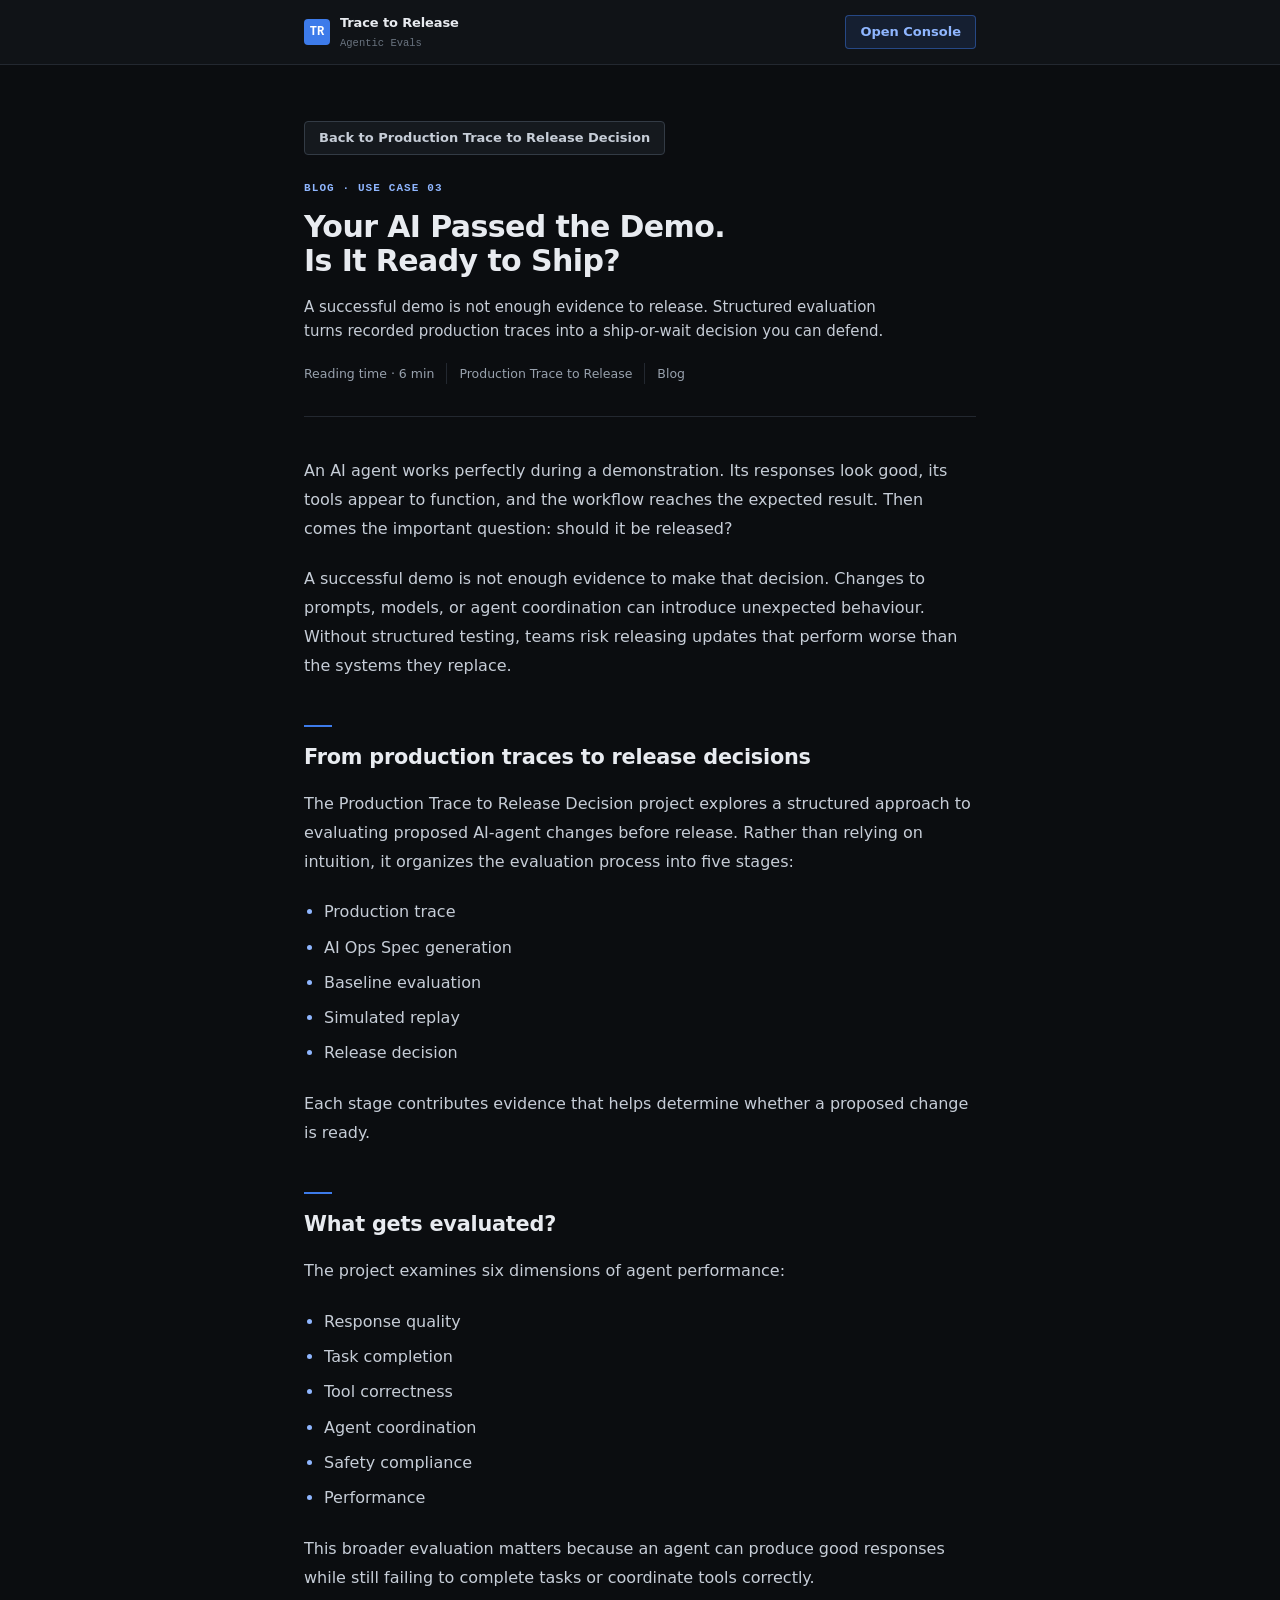
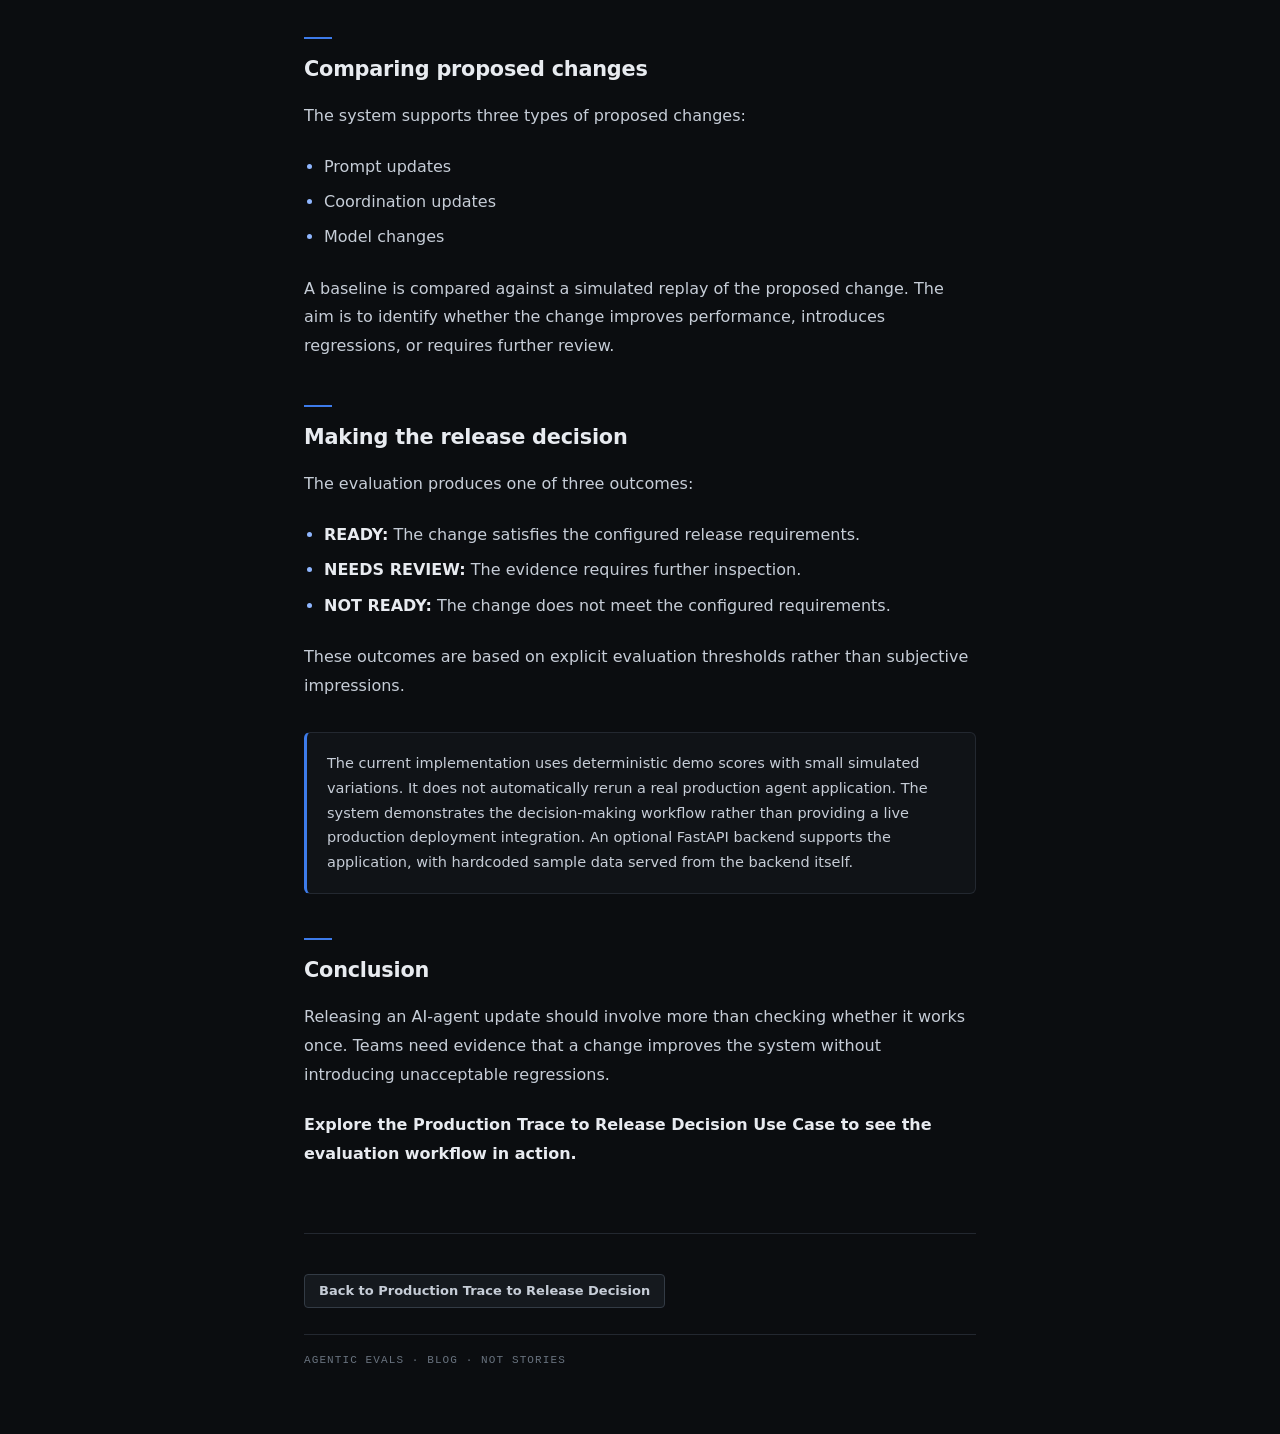
<file: Production trace to release decision/blog.html>
<!DOCTYPE html>
<html lang="en">
<head>
<meta charset="UTF-8">
<meta name="viewport" content="width=device-width, initial-scale=1.0">
<meta name="color-scheme" content="dark">
<meta name="description" content="A successful demo is not enough evidence to release an AI agent. Structured evaluation turns production traces into release decisions &mdash; the Production Trace to Release Decision use case explained.">
<title>Your AI Passed the Demo. Is It Ready to Ship? &middot; Blog &middot; Agentic Evals</title>
<style>
  /* Agentic Evals - blog. Same design system as the trace console:
     restrained neutral surfaces, hairline borders, one accent,
     4-6px radii, tabular numerics, flat surfaces only. */
  :root{
    --bg:#0b0d10;
    --panel:#101317;
    --panel-2:#15191e;
    --panel-3:#1a1f26;
    --line:#232830;
    --line-2:#333b45;
    --text:#e8ebf0;
    --text-2:#c6cdd7;
    --muted:#98a1ad;
    --dim:#69737f;
    --accent:#3d7bea;
    --accent-text:#8fb6ff;
    --accent-soft:rgba(61,123,234,.12);
    --accent-line:rgba(61,123,234,.45);
    --green:#56d364;
    --mono:ui-monospace,"Cascadia Code","Cascadia Mono",SFMono-Regular,Menlo,Consolas,"Liberation Mono",monospace;
    --sans:system-ui,-apple-system,"Segoe UI",Roboto,"Helvetica Neue",Arial,sans-serif;
    --r:6px;
    --r-sm:4px;
    --r-xs:3px;
    --wrap:720px;
  }
  *,*::before,*::after{box-sizing:border-box;margin:0;padding:0}
  html{scroll-behavior:smooth;-webkit-text-size-adjust:100%}
  body{
    margin:0;background:var(--bg);color:var(--text);
    font-family:var(--sans);font-size:15px;line-height:1.7;
    font-variant-numeric:tabular-nums;
    -webkit-font-smoothing:antialiased;-moz-osx-font-smoothing:grayscale;
  }
  a{color:inherit;text-decoration:none}
  h1,h2,h3,p,ul{margin:0;padding:0}
  ul{list-style:none;padding-left:0}
  ::selection{background:rgba(61,123,234,.35);color:#fff}
  :focus-visible{outline:2px solid var(--accent-text);outline-offset:2px;border-radius:2px}
  .shell{display:flex;flex-direction:column;min-height:100vh}
  .wrap{width:100%;max-width:var(--wrap,720px);margin:0 auto;padding:0 24px}

  /* Product bar - matches the console header */
  .site-head{border-bottom:1px solid var(--line);background:var(--panel)}
  .site-head .wrap{display:flex;align-items:center;justify-content:space-between;gap:16px;min-height:64px}
  .brand{display:flex;align-items:center;gap:10px}
  .brand-mark{width:26px;height:26px;display:grid;place-items:center;border-radius:var(--r-sm);
    background:var(--accent);color:#fff;font:700 12px/1 var(--mono)}
  .brand-name{display:block;font-size:13px;font-weight:650;letter-spacing:-.01em;color:var(--text)}
  .brand-sub{display:block;font-family:var(--mono);font-size:10.5px;color:var(--dim);margin-top:1px}
  .console-link{display:inline-flex;align-items:center;height:34px;padding:0 14px;
    border:1px solid var(--accent-line);border-radius:var(--r-sm);background:var(--accent-soft);
    color:var(--accent-text);font-size:13px;font-weight:600;
    transition:background .15s,border-color .15s,color .15s}
  .console-link:hover{background:rgba(61,123,234,.18);border-color:var(--accent);color:#b3cdff}

  .article-head{padding:56px 0 32px;border-bottom:1px solid var(--line)}
  .back-link{display:inline-flex;align-items:center;height:34px;padding:0 14px;
    border:1px solid var(--line-2);border-radius:var(--r-sm);background:var(--panel-2);
    color:var(--text-2);font-size:13px;font-weight:600;
    transition:background .15s,color .15s,border-color .15s}
  .back-link:hover{color:var(--text);background:var(--panel-3);border-color:#3d4550}
  .eyebrow{margin:24px 0 12px;font-family:var(--mono);font-size:11px;font-weight:700;
    letter-spacing:.1em;text-transform:uppercase;color:var(--accent-text)}
  h1{margin:0 0 16px;font-size:clamp(1.75rem,1.3rem+2vw,2.4rem);font-weight:650;
    line-height:1.15;letter-spacing:-.02em;color:var(--text);text-wrap:balance}
  .subtitle{margin:0 0 20px;font-size:clamp(1rem,.95rem+.3vw,1.15rem);line-height:1.6;
    color:var(--text-2);max-width:64ch}
  .article-meta{display:flex;flex-wrap:wrap;align-items:center;gap:12px;
    font-size:12.5px;color:var(--muted)}
  .meta-item{padding-left:12px;border-left:1px solid var(--line)}
  .article-body{padding:40px 0 64px}
  .prose{max-width:68ch;color:var(--text-2);line-height:1.8;font-size:16px}
  .prose p{margin:0 0 22px}
  .prose p:last-child{margin-bottom:0}
  .prose strong{color:var(--text);font-weight:650}
  .prose a{color:var(--accent-text);text-decoration:underline;
    text-decoration-color:rgba(143,182,255,.4);text-underline-offset:3px;
    transition:color .15s,text-decoration-color .15s}
  .prose a:hover{color:#b3cdff;text-decoration-color:#b3cdff}
  .prose code{font-family:var(--mono);font-size:.86em;color:var(--accent-text);
    background:var(--accent-soft);border:1px solid var(--accent-line);
    border-radius:var(--r-xs);padding:1px 6px}
  .prose h2{margin:44px 0 14px;font-size:1.3rem;font-weight:650;letter-spacing:-.01em;color:var(--text)}
  .prose h2::before{content:"";display:block;width:28px;height:2px;margin-bottom:12px;background:var(--accent)}
  .prose h3{margin:30px 0 10px;font-size:1.05rem;font-weight:650;color:var(--text)}
  .prose ul{margin:14px 0 24px;padding-left:20px;list-style:disc;color:var(--text-2)}
  .prose ul li{margin-bottom:8px;line-height:1.7}
  .prose ul li::marker{color:var(--accent-text)}
  .callout{margin:32px 0;padding:18px 20px;border-radius:var(--r);
    border:1px solid var(--line);border-left:3px solid var(--accent);
    background:var(--panel);color:var(--text-2);font-size:14.5px;line-height:1.7}
  .callout p{margin:0}
  .article-footer{padding:40px 0 64px;border-top:1px solid var(--line)}
  .footer-back{display:inline-flex;align-items:center;height:34px;padding:0 14px;margin-bottom:26px;
    border:1px solid var(--line-2);border-radius:var(--r-sm);background:var(--panel-2);
    color:var(--text-2);font-size:13px;font-weight:600;
    transition:background .15s,color .15s,border-color .15s}
  .footer-back:hover{background:var(--panel-3);color:var(--text);border-color:#3d4550}
  .footer-note{font-family:var(--mono);font-size:11px;color:var(--dim);letter-spacing:.1em;
    text-transform:uppercase;border-top:1px solid var(--line);padding-top:16px}
  @media (max-width:640px){
    .wrap{padding:0 16px}
    .site-head .wrap{min-height:56px}
    .brand-sub{display:none}
    .article-head{padding:36px 0 24px}
    .article-body{padding:32px 0 52px}
    .article-footer{padding:32px 0 52px}
    h1{font-size:1.75rem}
    .prose{font-size:15.5px}
    .console-link{height:32px;padding:0 11px;font-size:12.5px}
  }
</style>
</head>
<body>
<div class="shell">
  <header class="site-head">
    <div class="wrap">
      <a class="brand" href="./index.html">
        <span class="brand-mark" aria-hidden="true">TR</span>
        <span>
          <span class="brand-name">Trace to Release</span>
          <span class="brand-sub">Agentic Evals</span>
        </span>
      </a>
      <a class="console-link" href="./index.html">Open Console</a>
    </div>
  </header>
  <div class="wrap">
    <header class="article-head">
      <a class="back-link" href="./index.html">Back to Production Trace to Release Decision</a>
      <p class="eyebrow">Blog &middot; Use Case 03</p>
      <h1>Your AI Passed the Demo. Is It Ready to Ship?</h1>
      <p class="subtitle">A successful demo is not enough evidence to release. Structured evaluation turns recorded production traces into a ship-or-wait decision you can defend.</p>
      <div class="article-meta">
        <span>Reading time &middot; 6 min</span>
        <span class="meta-item">Production Trace to Release</span>
        <span class="meta-item">Blog</span>
      </div>
    </header>
    <div class="article-body">
      <div class="prose">
        <p>An AI agent works perfectly during a demonstration. Its responses look good, its tools appear to function, and the workflow reaches the expected result. Then comes the important question: should it be released?</p>
        <p>A successful demo is not enough evidence to make that decision. Changes to prompts, models, or agent coordination can introduce unexpected behaviour. Without structured testing, teams risk releasing updates that perform worse than the systems they replace.</p>
        <h2>From production traces to release decisions</h2>
        <p>The Production Trace to Release Decision project explores a structured approach to evaluating proposed AI-agent changes before release. Rather than relying on intuition, it organizes the evaluation process into five stages:</p>
        <ul>
          <li>Production trace</li>
          <li>AI Ops Spec generation</li>
          <li>Baseline evaluation</li>
          <li>Simulated replay</li>
          <li>Release decision</li>
        </ul>
        <p>Each stage contributes evidence that helps determine whether a proposed change is ready.</p>
        <h2>What gets evaluated?</h2>
        <p>The project examines six dimensions of agent performance:</p>
        <ul>
          <li>Response quality</li>
          <li>Task completion</li>
          <li>Tool correctness</li>
          <li>Agent coordination</li>
          <li>Safety compliance</li>
          <li>Performance</li>
        </ul>
        <p>This broader evaluation matters because an agent can produce good responses while still failing to complete tasks or coordinate tools correctly.</p>
        <h2>Comparing proposed changes</h2>
        <p>The system supports three types of proposed changes:</p>
        <ul>
          <li>Prompt updates</li>
          <li>Coordination updates</li>
          <li>Model changes</li>
        </ul>
        <p>A baseline is compared against a simulated replay of the proposed change. The aim is to identify whether the change improves performance, introduces regressions, or requires further review.</p>
        <h2>Making the release decision</h2>
        <p>The evaluation produces one of three outcomes:</p>
        <ul>
          <li><strong>READY:</strong> The change satisfies the configured release requirements.</li>
          <li><strong>NEEDS REVIEW:</strong> The evidence requires further inspection.</li>
          <li><strong>NOT READY:</strong> The change does not meet the configured requirements.</li>
        </ul>
        <p>These outcomes are based on explicit evaluation thresholds rather than subjective impressions.</p>
        <div class="callout"><p>The current implementation uses deterministic demo scores with small simulated variations. It does not automatically rerun a real production agent application. The system demonstrates the decision-making workflow rather than providing a live production deployment integration. An optional FastAPI backend supports the application, with hardcoded sample data served from the backend itself.</p></div>
        <h2>Conclusion</h2>
        <p>Releasing an AI-agent update should involve more than checking whether it works once. Teams need evidence that a change improves the system without introducing unacceptable regressions.</p>
        <p><strong>Explore the Production Trace to Release Decision Use Case to see the evaluation workflow in action.</strong></p>
      </div>
    </div>
    <footer class="article-footer">
      <a class="footer-back" href="./index.html">Back to Production Trace to Release Decision</a>
      <p class="footer-note">Agentic Evals &middot; Blog &middot; Not Stories</p>
    </footer>
  </div>
</div>
</body>
</html>
</file>
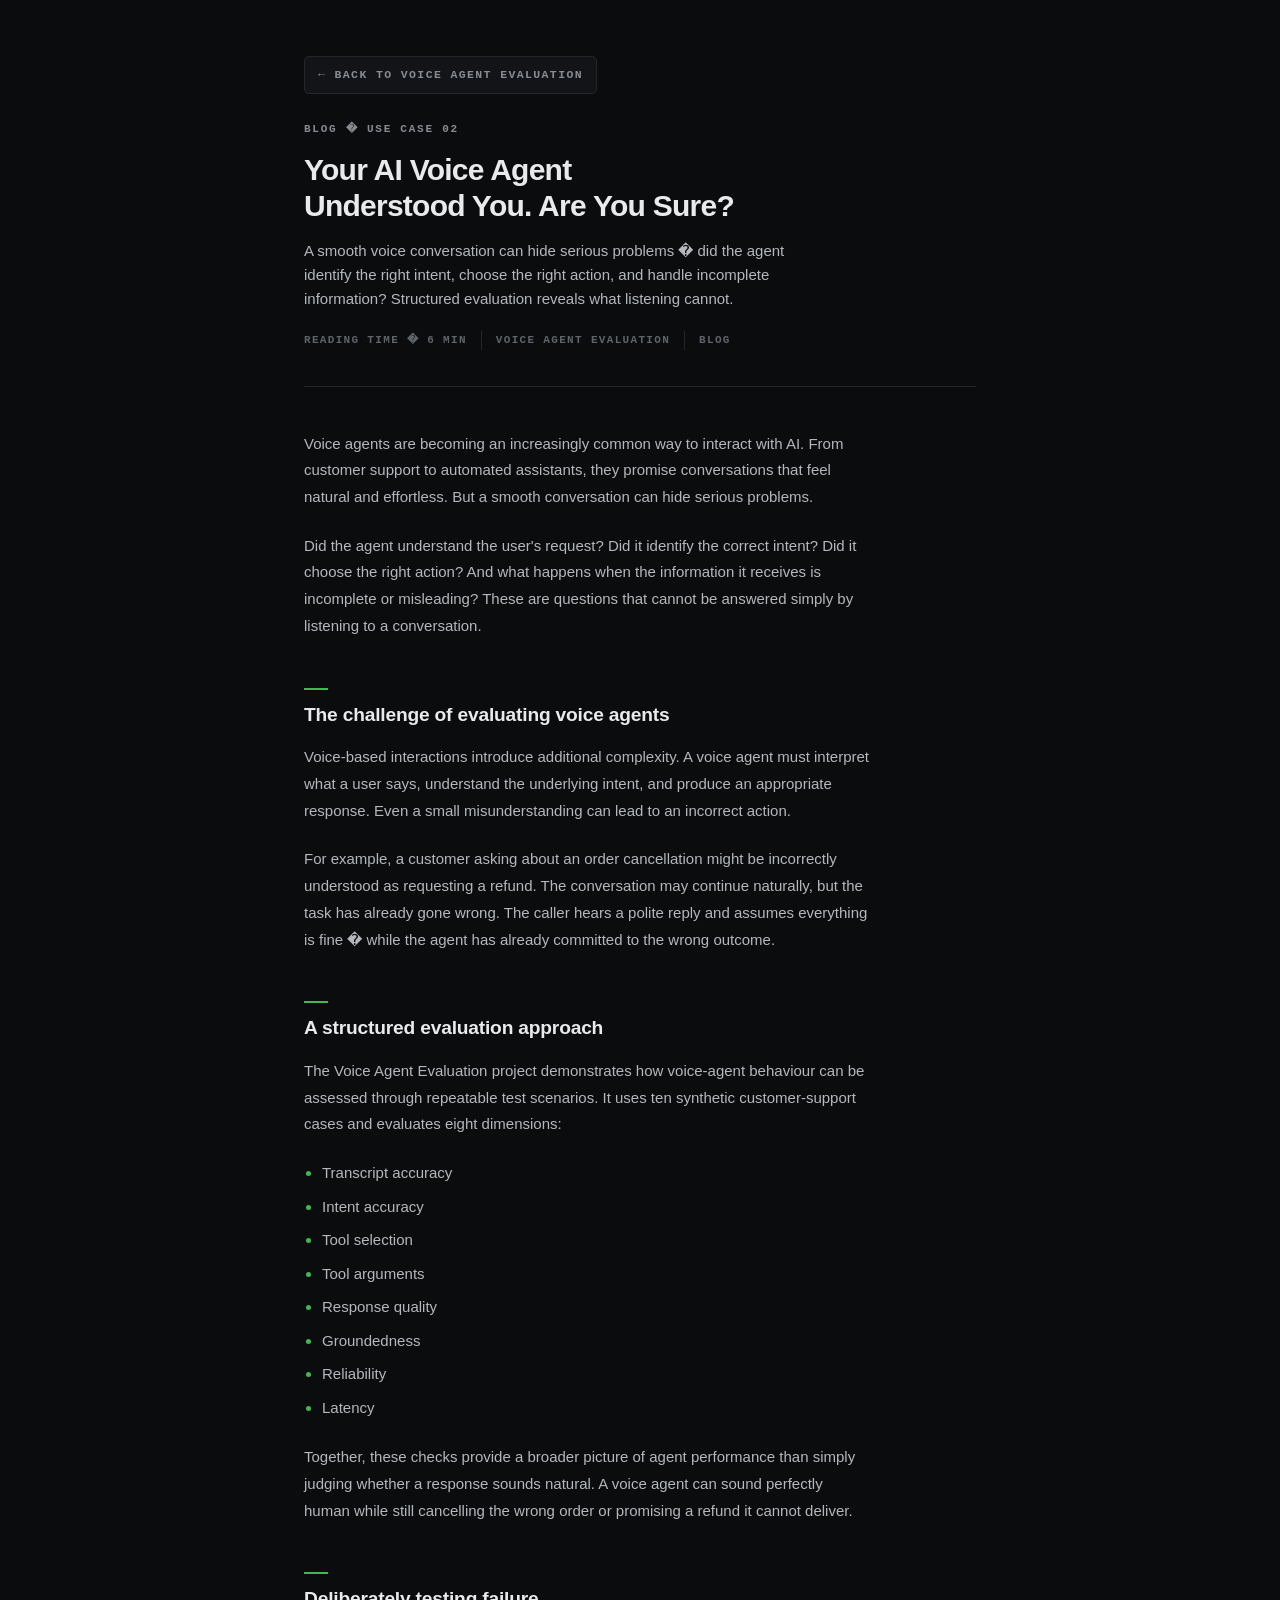
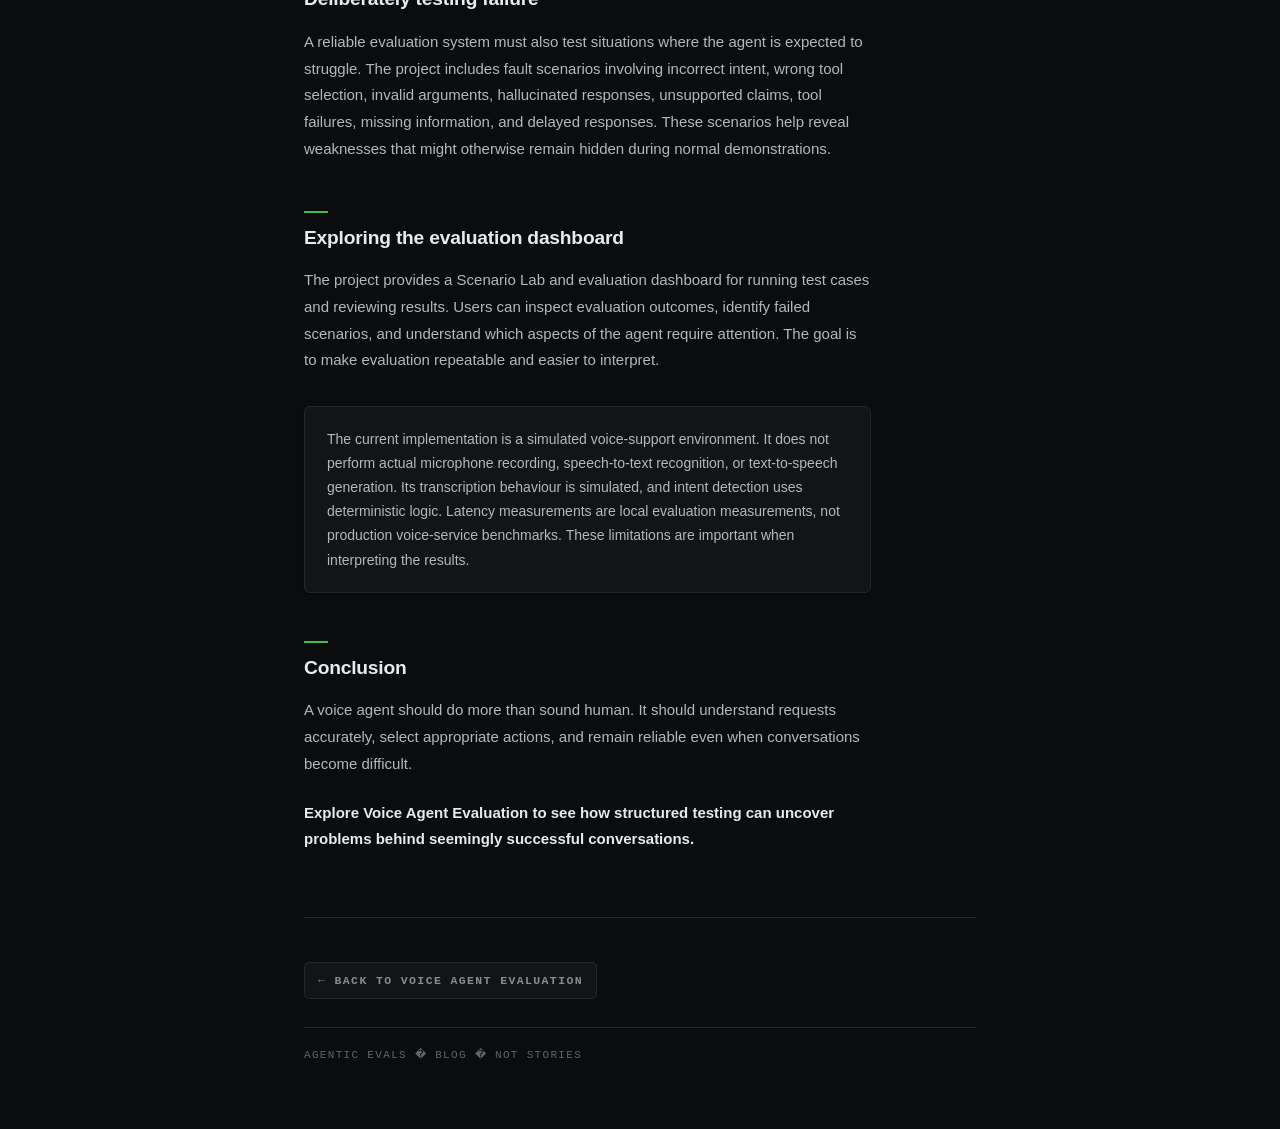
<file: voice-agent-evals/blog.html>
<!DOCTYPE html>
<html lang="en">
<head>
<meta charset="UTF-8">
<meta name="viewport" content="width=device-width, initial-scale=1.0">
<meta name="color-scheme" content="dark">
<meta name="description" content="A smooth voice conversation can hide serious problems. Structured evaluation reveals whether an AI voice agent truly understood � the Voice Agent Evaluation use case explained.">
<title>Your AI Voice Agent Understood You. Are You Sure? � Blog � Agentic Evals</title>
<style>
  :root{
    color-scheme:dark;
    --bg:#0b0c0e;
    --chrome:#0e0f11;
    --surface:#121417;
    --surface-2:#16181c;
    --border:#24272c;
    --border-strong:#31353b;
    --text:#e9eaec;
    --text-2:#b4b8bd;
    --muted:#878c93;
    --dim:#5f646b;
    --green:#3fb950;
    --red:#f85149;
    --cyan:#8b949e;
    --mono:'JetBrains Mono',ui-monospace,SFMono-Regular,Menlo,Consolas,'Liberation Mono',monospace;
    --sans:'Inter',-apple-system,BlinkMacSystemFont,'Segoe UI',Roboto,Helvetica,Arial,'Helvetica Neue',sans-serif;
    --r:5px;
    --r-lg:6px;
    --wrap:720px;
  }
  *,*:before,*:after{box-sizing:border-box}
  html{scroll-behavior:smooth;-webkit-text-size-adjust:100%}
  body{
    margin:0;background:var(--bg);color:var(--text);
    font-family:var(--sans);font-size:15px;line-height:1.7;
    -webkit-font-smoothing:antialiased;-moz-osx-font-smoothing:grayscale;
  }
  a{color:inherit;text-decoration:none}
  h1,h2,h3,p,ul{margin:0;padding:0}
  ul{list-style:none;padding-left:0}
  ::selection{background:rgba(139,148,158,.32);color:#fff}
  :focus-visible{outline:2px solid #8b949e;outline-offset:2px;border-radius:3px}
  .shell{display:flex;flex-direction:column;min-height:100vh}
  .wrap{width:100%;max-width:var(--wrap);margin:0 auto;padding:0 24px}
  .article-head{padding:56px 0 36px;border-bottom:1px solid var(--border)}
  .back-link{display:inline-flex;align-items:center;gap:8px;font-family:var(--mono);font-size:11.5px;
    font-weight:600;letter-spacing:.12em;text-transform:uppercase;color:var(--muted);
    border:1px solid var(--border);border-radius:var(--r);padding:8px 13px;background:var(--surface);
    transition:background .15s,color .15s,border-color .15s}
  .back-link:hover{color:var(--text);background:var(--surface-2);border-color:var(--border-strong)}
  .eyebrow{margin:26px 0 14px;font-family:var(--mono);font-size:11px;font-weight:600;letter-spacing:.16em;
    text-transform:uppercase;color:var(--muted)}
  h1{margin:0 0 16px;font-size:clamp(1.75rem,1.3rem+2vw,2.35rem);font-weight:600;line-height:1.18;
    letter-spacing:-.025em;color:var(--text);text-wrap:balance}
  .subtitle{margin:0 0 20px;font-size:clamp(1rem,.95rem+.3vw,1.15rem);line-height:1.6;color:var(--text-2);
    max-width:62ch}
  .article-meta{display:flex;flex-wrap:wrap;align-items:center;gap:14px;font-family:var(--mono);font-size:11px;
    font-weight:600;letter-spacing:.12em;text-transform:uppercase;color:var(--dim)}
  .meta-item{padding-left:14px;border-left:1px solid var(--border)}
  .article-body{padding:44px 0 64px}
  .prose{max-width:68ch;color:var(--text-2);line-height:1.78;font-size:15px}
  .prose p{margin:0 0 22px}
  .prose p:last-child{margin-bottom:0}
  .prose strong{color:var(--text);font-weight:600}
  .prose a{color:var(--text);text-decoration:underline;text-decoration-color:var(--border-strong);
    text-underline-offset:3px;transition:color .15s,text-decoration-color .15s}
  .prose a:hover{color:var(--green);text-decoration-color:var(--green)}
  .prose code{font-family:var(--mono);font-size:.86em;color:var(--text);background:var(--surface-2);
    border:1px solid var(--border);border-radius:4px;padding:2px 6px}
  .prose h2{margin:48px 0 16px;font-size:1.2rem;font-weight:600;letter-spacing:-.01em;color:var(--text);
    line-height:1.4}
  .prose h2::before{content:"";display:block;width:24px;height:2px;margin-bottom:12px;background:var(--green)}
  .prose h3{margin:32px 0 10px;font-size:1.02rem;font-weight:600;color:var(--text)}
  .prose ul{margin:16px 0 24px;padding-left:18px;list-style:disc;color:var(--text-2)}
  .prose ul li{margin-bottom:8px;line-height:1.7}
  .prose ul li::marker{color:var(--green)}
  .callout{margin:32px 0;padding:20px 22px;border-radius:var(--r-lg);border:1px solid var(--border);
    background:var(--surface);color:var(--text-2);font-size:14px;line-height:1.72;box-shadow:0 1px 2px rgba(0,0,0,.28)}
  .callout p{margin:0}
  .article-footer{padding:44px 0 64px;border-top:1px solid var(--border)}
  .footer-back{display:inline-flex;align-items:center;gap:8px;font-family:var(--mono);font-size:11.5px;
    font-weight:600;letter-spacing:.12em;text-transform:uppercase;color:var(--muted);
    border:1px solid var(--border);border-radius:var(--r);padding:8px 13px;background:var(--surface);
    margin-bottom:28px;transition:background .15s,color .15s,border-color .15s}
  .footer-back:hover{color:var(--text);background:var(--surface-2);border-color:var(--border-strong)}
  .footer-note{font-family:var(--mono);font-size:11px;color:var(--dim);letter-spacing:.12em;
    text-transform:uppercase;border-top:1px solid var(--border);padding-top:18px}
  @media (max-width:640px){
    .wrap{padding:0 16px}
    .article-head{padding:40px 0 28px}
    .article-body{padding:36px 0 56px}
    .article-footer{padding:36px 0 56px}
    h1{font-size:1.7rem}
    .meta-item{padding-left:0;border-left:none}
  }
</style>
</head>
<body>
<div class="shell">
  <div class="wrap">
    <header class="article-head">
      <a class="back-link" href="./index.html">&larr; Back to Voice Agent Evaluation</a>
      <p class="eyebrow">Blog � Use Case 02</p>
      <h1>Your AI Voice Agent Understood You. Are You Sure?</h1>
      <p class="subtitle">A smooth voice conversation can hide serious problems � did the agent identify the right intent, choose the right action, and handle incomplete information? Structured evaluation reveals what listening cannot.</p>
      <div class="article-meta">
        <span>Reading time � 6 min</span>
        <span class="meta-item">Voice Agent Evaluation</span>
        <span class="meta-item">Blog</span>
      </div>
    </header>
    <div class="article-body">
      <div class="prose">
        <p>Voice agents are becoming an increasingly common way to interact with AI. From customer support to automated assistants, they promise conversations that feel natural and effortless. But a smooth conversation can hide serious problems.</p>
        <p>Did the agent understand the user's request? Did it identify the correct intent? Did it choose the right action? And what happens when the information it receives is incomplete or misleading? These are questions that cannot be answered simply by listening to a conversation.</p>
        <h2>The challenge of evaluating voice agents</h2>
        <p>Voice-based interactions introduce additional complexity. A voice agent must interpret what a user says, understand the underlying intent, and produce an appropriate response. Even a small misunderstanding can lead to an incorrect action.</p>
        <p>For example, a customer asking about an order cancellation might be incorrectly understood as requesting a refund. The conversation may continue naturally, but the task has already gone wrong. The caller hears a polite reply and assumes everything is fine � while the agent has already committed to the wrong outcome.</p>
        <h2>A structured evaluation approach</h2>
        <p>The Voice Agent Evaluation project demonstrates how voice-agent behaviour can be assessed through repeatable test scenarios. It uses ten synthetic customer-support cases and evaluates eight dimensions:</p>
        <ul>
          <li>Transcript accuracy</li>
          <li>Intent accuracy</li>
          <li>Tool selection</li>
          <li>Tool arguments</li>
          <li>Response quality</li>
          <li>Groundedness</li>
          <li>Reliability</li>
          <li>Latency</li>
        </ul>
        <p>Together, these checks provide a broader picture of agent performance than simply judging whether a response sounds natural. A voice agent can sound perfectly human while still cancelling the wrong order or promising a refund it cannot deliver.</p>
        <h2>Deliberately testing failure</h2>
        <p>A reliable evaluation system must also test situations where the agent is expected to struggle. The project includes fault scenarios involving incorrect intent, wrong tool selection, invalid arguments, hallucinated responses, unsupported claims, tool failures, missing information, and delayed responses. These scenarios help reveal weaknesses that might otherwise remain hidden during normal demonstrations.</p>
        <h2>Exploring the evaluation dashboard</h2>
        <p>The project provides a Scenario Lab and evaluation dashboard for running test cases and reviewing results. Users can inspect evaluation outcomes, identify failed scenarios, and understand which aspects of the agent require attention. The goal is to make evaluation repeatable and easier to interpret.</p>
        <div class="callout"><p>The current implementation is a simulated voice-support environment. It does not perform actual microphone recording, speech-to-text recognition, or text-to-speech generation. Its transcription behaviour is simulated, and intent detection uses deterministic logic. Latency measurements are local evaluation measurements, not production voice-service benchmarks. These limitations are important when interpreting the results.</p></div>
        <h2>Conclusion</h2>
        <p>A voice agent should do more than sound human. It should understand requests accurately, select appropriate actions, and remain reliable even when conversations become difficult.</p>
        <p><strong>Explore Voice Agent Evaluation to see how structured testing can uncover problems behind seemingly successful conversations.</strong></p>
      </div>
    </div>
    <footer class="article-footer">
      <a class="footer-back" href="./index.html">&larr; Back to Voice Agent Evaluation</a>
      <p class="footer-note">Agentic Evals � Blog � Not Stories</p>
    </footer>
  </div>
</div>
</body>
</html>
</file>
<file: site.css>
/* ponytail: ceiling: page-specific tweaks only; upgrade path: push upstream to shared product.css if this grows */

/* inline SVG line icons inside grid cells: block layout + breathing room */
.cell > svg {
  display: block;
  margin-bottom: 14px;
}

/* use-case cards carry two links (project + article) */
.uc-links {
  display: flex;
  flex-wrap: wrap;
  gap: 18px;
  margin-top: 14px;
}
</file>
<file: styles.css>
/* ============================================================
   DeepAgentLabs · Use Case Hub — editorial dark stylesheet
   Deep charcoal near-black, acid-lime accents, mint/teal
   secondary, warm off-white type. No external assets, no CSS
   imports, no remote URLs. System sans + Georgia-class serif +
   system mono. Companion page is zero-JavaScript.
   ============================================================ */

:root {
  --bg:            #0A0F0E;
  --bg-raised:     #0D1312;
  --surface:       #111917;
  --surface-2:     #15201D;
  --border:        #283631;
  --border-strong: #3A4C44;
  --grid-line:     rgba(40, 54, 49, 0.55);
  --text:          #F0F0E8;
  --text-muted:    #9FADA5;
  --text-dim:      #7B8C84;
  --lime:          #B8F34A;
  --lime-strong:   #C8FF5E;
  --lime-soft:     rgba(184, 243, 74, 0.22);
  --lime-dim:      rgba(184, 243, 74, 0.13);
  --mint:          #5CD6B8;
  --mint-dim:      rgba(92, 214, 184, 0.16);
  --ink:           #0A0F0E;

  --font-sans:  system-ui, -apple-system, "Segoe UI", Roboto, "Helvetica Neue", Arial, sans-serif;
  --font-serif: Georgia, "Times New Roman", Times, serif;
  --font-mono:  ui-monospace, "Cascadia Mono", "Cascadia Code", "SF Mono", Menlo, Consolas, "Liberation Mono", monospace;

  /* Type ladder — five distinct steps, largest to smallest:
     display (h1) → section (h2) → story (h3) → body (h4) → body. */
  --fs-display:    clamp(2.35rem, 1.55rem + 3.4vw, 4.15rem);
  --fs-h2:         clamp(1.55rem, 1.25rem + 1.5vw, 2.35rem);
  --fs-story:      clamp(1.5rem, 1.25rem + 1.2vw, 2.15rem);
  --fs-h3:         clamp(1.18rem, 1.08rem + 0.45vw, 1.42rem);
  --fs-h4:         1.0625rem;
  --fs-lede:       clamp(1rem, 0.95rem + 0.24vw, 1.16rem);
  --fs-body:       1rem;
  --fs-small:      0.94rem;
  --fs-tiny:       0.88rem;
  --fs-label:      0.6875rem;
  --fs-micro:      0.625rem;
  --lh-display:    1.04;
  --lh-heading:    1.18;
  --lh-body:       1.65;
  --lh-narrative:  1.72;
  --track-display: -0.025em;
  --track-label:   0.14em;

  --s-1: 4px;  --s-2: 8px;  --s-3: 12px; --s-4: 16px; --s-5: 20px;
  --s-6: 24px; --s-7: 32px; --s-8: 40px; --s-9: 56px; --s-10: 72px; --s-11: 96px;

  --wrap:           1400px;
  --header-h:       62px;
  --radius:         4px;
  --radius-sm:      3px;
  --hairline:       1px solid var(--border);
  --shadow-panel:   0 24px 48px -24px rgba(0, 0, 0, 0.85);
  --t-fast:         150ms ease;
  --t:              220ms ease;
  --anchor-offset:  84px;
}

/* ---------- Globals ---------- */

*,
*::before,
*::after { box-sizing: border-box; }

html { scroll-behavior: smooth; }

body {
  margin: 0;
  background: var(--bg);
  color: var(--text);
  font-family: var(--font-sans);
  font-size: var(--fs-body);
  line-height: var(--lh-body);
  -webkit-font-smoothing: antialiased;
  text-rendering: optimizeLegibility;
}

::selection {
  background: var(--lime);
  color: var(--ink);
}

/* Long-form copy is meant to be read — let the engine avoid
   orphans and rags where it can. */
p { text-wrap: pretty; }

.wrap {
  width: 100%;
  max-width: var(--wrap);
  margin-inline: auto;
  padding-inline: var(--s-6);
}

:focus-visible {
  outline: 2px solid var(--lime);
  outline-offset: 3px;
  border-radius: 2px;
}

code {
  font-family: var(--font-mono);
  font-size: 0.88em;
  color: var(--mint);
  background: var(--bg-raised);
  border: var(--hairline);
  border-radius: var(--radius-sm);
  padding: 1px 5px;
}

#use-cases,
#uc-01,
#uc-02,
#uc-03,
#blog,
#about,
#main { scroll-margin-top: var(--anchor-offset); }

/* ---------- Skip link ---------- */

.skip-link {
  position: fixed;
  top: -64px;
  left: var(--s-3);
  z-index: 100;
  padding: 10px 16px;
  background: var(--lime);
  color: var(--ink);
  font-weight: 700;
  font-size: var(--fs-tiny);
  text-decoration: none;
  border-radius: var(--radius-sm);
  transition: top var(--t-fast);
}
.skip-link:focus,
.skip-link:focus-visible { top: var(--s-3); }

/* ---------- Header ---------- */

.site-header {
  position: sticky;
  top: 0;
  z-index: 50;
  background: rgba(10, 15, 14, 0.88);
  border-bottom: 1px solid var(--border);
  -webkit-backdrop-filter: blur(12px) saturate(150%);
  backdrop-filter: blur(12px) saturate(150%);
}

.header-inner {
  display: flex;
  align-items: center;
  justify-content: space-between;
  gap: var(--s-6);
  min-height: var(--header-h);
}

.brand {
  position: relative;
  margin: 0;
  display: inline-flex;
  align-items: baseline;
  gap: var(--s-2);
  white-space: nowrap;
  text-decoration: none;
}
/* single lime identity mark — the only accent in the bar at rest */
.brand::before {
  content: "";
  align-self: center;
  width: 9px;
  height: 9px;
  margin-right: 2px;
  background: var(--lime);
  border-radius: 2px;
  transform: rotate(45deg);
}
.brand-name {
  font-weight: 700;
  font-size: 0.98rem;
  letter-spacing: -0.012em;
  color: var(--text);
}
.brand-sep { color: var(--text-dim); font-weight: 400; }
.brand-sub {
  font-family: var(--font-mono);
  font-size: var(--fs-label);
  font-weight: 600;
  letter-spacing: var(--track-label);
  text-transform: uppercase;
  color: var(--text-muted);
}

.site-nav {
  display: flex;
  align-items: center;
}

.nav-list {
  display: flex;
  align-items: center;
  gap: clamp(14px, 1.6vw, 26px);
  margin: 0;
  padding: 0;
  list-style: none;
}

.nav-link {
  position: relative;
  display: inline-flex;
  align-items: center;
  gap: 6px;
  padding: 8px 0;
  font-family: var(--font-mono);
  font-size: 11.5px;
  font-weight: 600;
  letter-spacing: 0.09em;
  text-transform: uppercase;
  color: var(--text-muted);
  text-decoration: none;
  border-bottom: 1px solid transparent;
  transition: color var(--t-fast), border-color var(--t-fast);
}
.nav-link:hover,
.nav-link:focus-visible {
  color: var(--text);
  border-bottom-color: var(--lime);
}
.nav-link--ext .arrow { transition: transform var(--t-fast); }
.nav-link--ext:hover .arrow { transform: translate(2px, -2px); }

/* ---------- Submenu (hover + focus-within on desktop, always
   expanded in the mobile drawer — zero JavaScript either way) ---------- */

.nav-item--has-sub { position: relative; }

/* base applies at every width; positioning is desktop-only below */
.nav-sub-list {
  margin: 0;
  padding: 0;
  list-style: none;
}

.nav-link--sub { gap: 7px; }
.nav-link--sub .chevron {
  color: var(--text-dim);
  transition: transform var(--t), color var(--t-fast);
}
.nav-link--sub:hover .chevron,
.nav-link--sub:focus-visible .chevron { color: var(--lime); }

@media (min-width: 861px) {

  .nav-sub-list {
    position: absolute;
    top: calc(100% + 10px);
    right: 0;
    z-index: 70;
    min-width: 252px;
    padding: var(--s-2);
    background: var(--surface);
    border: var(--hairline);
    border-radius: var(--radius);
    box-shadow: var(--shadow-panel);
    opacity: 0;
    visibility: hidden;
    pointer-events: none;
    transform: translateY(-6px);
    transition: opacity var(--t), transform var(--t),
                visibility 0s linear var(--t);
  }

  /* caret tying the panel back to its trigger */
  .nav-sub-list::before {
    content: "";
    position: absolute;
    top: -4px;
    right: 26px;
    width: 8px;
    height: 8px;
    background: var(--surface);
    border-top: 1px solid var(--border);
    border-left: 1px solid var(--border);
    transform: rotate(45deg);
  }

  .nav-item--has-sub:hover .nav-sub-list,
  .nav-item--has-sub:focus-within .nav-sub-list {
    opacity: 1;
    visibility: visible;
    pointer-events: auto;
    transform: none;
    transition: opacity var(--t), transform var(--t),
                visibility 0s linear 0s;
  }

  .nav-item--has-sub:hover .nav-link--sub .chevron,
  .nav-item--has-sub:focus-within .nav-link--sub .chevron {
    color: var(--lime);
    transform: rotate(180deg);
  }

  .nav-sub-link {
    display: flex;
    align-items: center;
    justify-content: space-between;
    gap: 10px;
    padding: 9px 12px;
    font-family: var(--font-mono);
    font-size: 11.5px;
    font-weight: 600;
    letter-spacing: 0.08em;
    text-transform: uppercase;
    color: var(--text-muted);
    text-decoration: none;
    border-radius: var(--radius-sm);
    transition: color var(--t-fast), background var(--t-fast);
  }
  .nav-sub-link + .nav-sub-link { margin-top: 2px; }
  .nav-sub-link:hover,
  .nav-sub-link:focus-visible {
    color: var(--lime);
    background: var(--lime-dim);
  }
}

/* ---------- Mobile nav disclosure ---------- */

.nav-disclosure {
  display: none;
  position: relative;
}

.nav-summary {
  display: inline-flex;
  align-items: center;
  gap: var(--s-2);
  min-height: 38px;
  padding: 8px 15px;
  font-family: var(--font-mono);
  font-size: 11.5px;
  font-weight: 600;
  letter-spacing: 0.1em;
  text-transform: uppercase;
  color: var(--text-muted);
  background: transparent;
  border: 1px solid var(--border-strong);
  border-radius: 999px;
  cursor: pointer;
  list-style: none;
  transition: color var(--t-fast), border-color var(--t-fast);
}
.nav-summary::-webkit-details-marker { display: none; }
.nav-summary::marker { content: ""; }
.nav-summary:hover { color: var(--text); border-color: var(--lime); }

.chevron { transition: transform var(--t-fast); }
.nav-disclosure[open] .chevron { transform: rotate(180deg); }

.nav-list--drawer {
  position: absolute;
  top: calc(100% + 12px);
  right: 0;
  z-index: 60;
  display: block;
  min-width: 240px;
  max-width: min(300px, calc(100vw - 32px));
  margin: 0;
  padding: var(--s-1) 0;
  background: var(--surface);
  border: var(--hairline);
  border-radius: var(--radius);
  box-shadow: var(--shadow-panel);
  list-style: none;
}
.nav-list--drawer > li + li { border-top: var(--hairline); }
.nav-list--drawer a {
  display: flex;
  align-items: center;
  justify-content: space-between;
  gap: 10px;
  min-height: 44px;
  padding: 10px 16px;
  font-size: 0.95rem;
  color: var(--text);
  text-decoration: none;
  transition: color var(--t-fast);
}
.nav-list--drawer a:hover,
.nav-list--drawer a:focus-visible { color: var(--lime); }

/* In the drawer the submenu is always open, static and indented —
   no hover dependency, no absolute positioning. */
.nav-list--drawer .nav-sub-list {
  position: static;
  opacity: 1;
  visibility: visible;
  pointer-events: auto;
  transform: none;
  transition: none;
  min-width: 0;
  max-width: none;
  margin: 0;
  padding: 0 0 var(--s-2) var(--s-4);
  background: transparent;
  border: 0;
  border-left: 1px solid var(--border-strong);
  border-radius: 0;
  box-shadow: none;
}
.nav-list--drawer .nav-sub-list::before { content: none; }
.nav-list--drawer .nav-sub-link {
  min-height: 38px;
  padding: 7px 14px;
  font-family: var(--font-sans);
  font-size: 0.86rem;
  font-weight: 500;
  letter-spacing: 0;
  text-transform: none;
  color: var(--text-muted);
  border-radius: var(--radius-sm);
}
.nav-list--drawer .nav-sub-link:hover,
.nav-list--drawer .nav-sub-link:focus-visible {
  color: var(--lime);
  background: transparent;
}

/* ---------- Hero ---------- */

.hero {
  padding-block: clamp(56px, 7vw, 96px) clamp(40px, 6vw, 72px);
  border-bottom: var(--hairline);
}

.hero-grid {
  display: grid;
  grid-template-columns: minmax(0, 7fr) minmax(0, 5fr);
  gap: clamp(32px, 4vw, 56px);
  align-items: center;
}

.hero-copy { min-width: 0; }

.eyebrow {
  margin: 0 0 var(--s-4);
  font-family: var(--font-mono);
  font-size: var(--fs-label);
  font-weight: 600;
  letter-spacing: var(--track-label);
  text-transform: uppercase;
  color: var(--text-muted);
}
.eyebrow-mark {
  margin-right: 10px;
  color: var(--lime);
}

.hero h1 {
  margin: 0 0 var(--s-5);
  max-width: 15ch;
  font-family: var(--font-sans);
  font-size: var(--fs-display);
  font-weight: 700;
  line-height: var(--lh-display);
  letter-spacing: var(--track-display);
  text-wrap: balance;
  color: var(--text);
}

.serif-em {
  font-family: var(--font-serif);
  font-style: italic;
  font-weight: 400;
  letter-spacing: 0;
  padding-inline: 0.06em;
  background: linear-gradient(transparent 74%, var(--lime-dim) 74%, var(--lime-dim) 94%, transparent 94%);
}

.hero-lede {
  margin: 0;
  max-width: 60ch;
  font-size: var(--fs-lede);
  line-height: 1.7;
  color: var(--text-muted);
  text-wrap: pretty;
}

.hero-actions {
  display: flex;
  flex-wrap: wrap;
  align-items: center;
  gap: var(--s-3);
  margin: var(--s-7) 0 0;
}

/* The only solid-lime surface on the page. */
.btn {
  display: inline-flex;
  align-items: center;
  gap: 12px;
  padding: 13px 22px;
  min-height: 46px;
  background: var(--lime);
  color: var(--ink);
  font-family: var(--font-sans);
  font-size: 0.98rem;
  font-weight: 700;
  text-decoration: none;
  border: 1px solid transparent;
  border-radius: 3px;
  transition: background var(--t), border-color var(--t), color var(--t);
}
.btn:hover { background: var(--lime-strong); }
.btn:hover .arrow--dr { transform: translate(2px, 2px); }
.btn:active { transform: translateY(1px); }

/* secondary CTA — transparent, hairline, lime on hover */
.btn--ghost {
  background: transparent;
  border-color: var(--border-strong);
  color: var(--text);
}
.btn--ghost:hover,
.btn--ghost:focus-visible {
  background: transparent;
  border-color: var(--lime);
  color: var(--lime);
}
.btn--ghost:hover .arrow { transform: translateX(3px); }

.arrow {
  display: inline-block;
  flex: none;
  transition: transform var(--t-fast);
}

/* ---------- Hero visual ---------- */

.hero-visual {
  position: relative;
  margin: 0;
  padding: 20px;
  background-color: rgba(17, 25, 23, 0.35);
  background-image:
    linear-gradient(var(--grid-line) 1px, transparent 1px),
    linear-gradient(90deg, var(--grid-line) 1px, transparent 1px);
  background-size: 32px 32px;
  border: var(--hairline);
  border-radius: var(--radius);
}

.coord {
  position: absolute;
  font-family: var(--font-mono);
  font-size: 11px;
  letter-spacing: 0.06em;
  color: var(--text-dim);
  pointer-events: none;
}
.coord--tl { top: 5px; left: 10px; }
.coord--tr { top: 5px; right: 10px; }
.coord--bl { bottom: 5px; left: 10px; }
.coord--br { bottom: 5px; right: 10px; }

/* ---------- Section head ---------- */

.stories {
  border-top: var(--hairline);
  margin-top: -1px; /* collapse with the hero's bottom hairline */
  padding: clamp(48px, 6vw, 80px) 0 clamp(64px, 8vw, 104px);
}

.section-head { margin-bottom: var(--s-8); }

.section-head h2 {
  margin: 0 0 var(--s-4);
  max-width: 24ch;
  font-size: var(--fs-h2);
  font-weight: 700;
  line-height: var(--lh-heading);
  letter-spacing: -0.02em;
  text-wrap: balance;
  color: var(--text);
}

.section-intro {
  margin: 0;
  max-width: 62ch;
  font-size: var(--fs-lede);
  line-height: 1.7;
  color: var(--text-muted);
  text-wrap: pretty;
}

/* ---------- Figure caption (shared) ---------- */

.fig-caption {
  margin: var(--s-3) 0 0;
  font-family: var(--font-mono);
  font-size: var(--fs-label);
  font-weight: 600;
  letter-spacing: 0.1em;
  text-transform: uppercase;
  color: var(--text-dim);
}

/* ============================================================
   Stories — three compositions on one shared skeleton:
     .story--split    narrative left / flow diagram right
     .story--band     full-width flow band, then narrative + side panel
     .story--pipeline full-width flow band, then one measure column
   The base .story is ALWAYS a single column. Nothing is ever
   auto-placed into a narrow second column.
   ============================================================ */

.story {
  position: relative;
  display: grid;
  grid-template-columns: minmax(0, 1fr);
  row-gap: var(--s-5);
  padding-block: clamp(40px, 5vw, 72px);
}

/* hairline divider between stacked stories */
.story + .story { border-top: var(--hairline); }

/* calm odd/even alternation — border + surface only */
.story:nth-of-type(even) {
  background: var(--bg-raised);
  border-top-color: var(--border-strong);
}

/* head, title, lede, note, cta and the composition rows always
   span the full story width */
.story-head,
.story-title,
.story-lede,
.story-note,
.story-cta-row,
.story-split,
.flow-band { grid-column: 1 / -1; }

.story-head {
  display: flex;
  align-items: baseline;
  flex-wrap: wrap;
  gap: var(--s-2) var(--s-4);
}

/* large mono outline numeral */
.story-index {
  font-family: var(--font-mono);
  font-size: clamp(32px, 3.4vw, 44px);
  font-weight: 700;
  line-height: 1;
  color: transparent;
  -webkit-text-stroke: 1px var(--border-strong);
}
@supports not (-webkit-text-stroke: 1px #000) {
  .story-index { color: var(--text-dim); }
}

.story-cat {
  margin: 0;
  font-family: var(--font-mono);
  font-size: var(--fs-label);
  font-weight: 600;
  letter-spacing: var(--track-label);
  text-transform: uppercase;
  color: var(--text-muted);
}

/* step 3 of the type ladder — its own size, below the section h2 */
.story-title {
  margin: 0;
  max-width: 24ch;
  font-size: var(--fs-story);
  font-weight: 700;
  line-height: var(--lh-heading);
  letter-spacing: -0.02em;
  text-wrap: balance;
  color: var(--text);
}

/* narrative opening — serif lead-in, comfortable measure */
.story-lede {
  margin: 0;
  max-width: 64ch;
  font-family: var(--font-serif);
  font-size: clamp(1.12rem, 1.02rem + 0.5vw, 1.34rem);
  line-height: 1.58;
  color: var(--text);
  text-wrap: pretty;
}
.story-lede::first-line { font-style: italic; }

.story-body {
  min-width: 0;
  max-width: 68ch;
  line-height: var(--lh-narrative);
  color: var(--text-muted);
}
.story-body p { margin: 0 0 var(--s-5); }
.story-body p:last-child { margin-bottom: 0; }
.story-body a {
  color: var(--text);
  text-decoration: underline;
  text-decoration-color: var(--border-strong);
  text-underline-offset: 3px;
  transition: color var(--t-fast), text-decoration-color var(--t-fast);
}
.story-body a:hover {
  color: var(--lime);
  text-decoration-color: var(--lime);
}

/* step 4 of the type ladder — sub-heads inside long narrative */
.story-body h4,
.about-body h4 {
  margin: var(--s-6) 0 var(--s-3);
  font-size: var(--fs-h4);
  font-weight: 700;
  line-height: 1.35;
  letter-spacing: -0.01em;
  text-wrap: balance;
  color: var(--text);
}

.story-aside {
  display: flex;
  flex-direction: column;
  gap: var(--s-5);
  min-width: 0;
  padding-top: var(--s-5);
  border-top: var(--hairline);
  container-type: inline-size;
}

/* small honest-caveat line */
.story-note {
  margin: 0;
  padding-left: var(--s-3);
  border-left: 2px solid var(--border-strong);
  font-size: var(--fs-tiny);
  line-height: 1.6;
  color: var(--text-muted);
}

.story-cta-row {
  display: flex;
  flex-wrap: wrap;
  gap: var(--s-3);
  margin: 0;
}

/* ghost button — hover turns lime */
.story-cta {
  display: inline-flex;
  align-items: center;
  gap: 8px;
  padding: 10px 16px;
  background: transparent;
  border: 1px solid var(--border-strong);
  border-radius: 3px;
  color: var(--text);
  font-family: var(--font-sans);
  font-size: 0.9rem;
  font-weight: 600;
  text-decoration: none;
  transition: border-color var(--t-fast), color var(--t-fast);
}
.story-cta:hover {
  border-color: var(--lime);
  color: var(--lime);
}
.story-cta:hover .arrow--ur { transform: translate(2px, -2px); }

/* ---------- Story compositions ---------- */

/* Shared two-column narrative row: story-main left, visual or side
   panel right. Stacks to one column below 960px. */
.story-split {
  display: grid;
  grid-template-columns: minmax(0, 1fr);
  gap: var(--s-6);
}

.story-main { min-width: 0; }

/* Right-hand band: hairline divider + padding, content top-aligned
   at its natural height — the flow never inherits the body's height. */
.story-visual {
  min-width: 0;
  container-type: inline-size;
  padding-top: var(--s-5);
  border-top: var(--hairline);
}
.story-visual .story-note { margin-top: var(--s-4); }

/* Full-width flow band (stories 2 and 3) — its own query container. */
.flow-band {
  grid-column: 1 / -1;
  container-type: inline-size;
  margin-top: var(--s-2);
  padding: clamp(20px, 2.2vw, 32px);
  background: var(--surface);
  border: 1px solid var(--border-strong);
  border-radius: var(--radius);
}
.flow-band > .fig-caption:first-child { margin: 0 0 var(--s-4); }
/* steps sit one step lighter than the band they live in */
.flow-band .flow-step { background: var(--surface-2); }

/* Elevated side panel (story 2) */
.side-panel {
  min-width: 0;
  padding: var(--s-6);
  background: var(--surface);
  border: var(--hairline);
  border-radius: var(--radius);
}

.side-panel-title {
  margin: 0 0 var(--s-4);
  padding-bottom: var(--s-3);
  border-bottom: var(--hairline);
  font-family: var(--font-mono);
  font-size: var(--fs-label);
  font-weight: 600;
  letter-spacing: var(--track-label);
  text-transform: uppercase;
  color: var(--mint);
}

.side-list {
  display: grid;
  gap: var(--s-3);
  margin: 0;
  padding: 0;
  list-style: none;
}
.side-list > li {
  position: relative;
  padding-left: 18px;
  font-size: var(--fs-small);
  line-height: 1.6;
  color: var(--text-muted);
  text-wrap: pretty;
}
/* mint tick — leaves any inline "fault → evaluator" arrow untouched */
.side-list > li::before {
  content: "";
  position: absolute;
  left: 0;
  top: 0.66em;
  width: 8px;
  height: 2px;
  background: var(--mint);
}
.side-list strong,
.side-list b { color: var(--text); font-weight: 700; }

/* --- composition modifiers -------------------------------- */

/* 1 · split — narrative left, flow diagram right */
.story--split .story-visual .flow { margin: 0; }

/* 2 · band — full-width flow band above the narrative row */
.story--band .flow-band { margin-top: var(--s-2); }
.story--band .side-panel { align-self: start; }

/* 3 · pipeline — one comfortable-measure column under the band */
.story--pipeline .story-body,
.story--pipeline .takeaway,
.story--pipeline .run-note,
.story--pipeline .story-cta-row,
.story--pipeline .story-note { max-width: 76ch; }

/* ---------- Flow diagram ---------- */

/* Base = narrow container or no container at all: a vertical stack
   with down-chevrons. Wider containers re-flow it further down. */
.flow {
  display: flex;
  flex-direction: column;
  gap: clamp(22px, 3vw, 32px);
  margin: 0;
  padding: 0;
  list-style: none;
}

/* a diagram step stays put — no hover lift */
.flow-step {
  position: relative;
  display: flex;
  flex-direction: column;
  gap: 6px;
  min-width: 0;
  padding: var(--s-5);
  background: var(--surface);
  border: 1px solid var(--border-strong);
  border-radius: var(--radius);
}

.flow-num {
  font-family: var(--font-mono);
  font-size: var(--fs-label);
  font-weight: 600;
  letter-spacing: var(--track-label);
  color: var(--text-dim);
}

/* never shrinks below 0.95rem, whatever the container width */
.flow-label {
  font-size: 1rem;
  font-weight: 700;
  line-height: 1.3;
  letter-spacing: -0.01em;
  color: var(--text);
}

.flow-desc {
  font-size: var(--fs-tiny);
  line-height: 1.55;
  color: var(--text-muted);
  text-wrap: pretty;
}

/* accent step: lime border + lime label */
.flow-step--accent { border-color: var(--lime); }
.flow-step--accent .flow-label { color: var(--lime); }

/* chevrons drawn with the border trick — no glyphs, no JS.
   The step draws its own arrow unless the markup supplies one. */
.flow-arrow,
.flow-step:not(:has(.flow-arrow))::after {
  position: absolute;
  left: 50%;
  bottom: -21px;
  width: 9px;
  height: 9px;
  font-size: 0;
  color: transparent;
  overflow: hidden;
  border-right: 2px solid var(--text-dim);
  border-bottom: 2px solid var(--text-dim);
  transform: translateX(-50%) rotate(45deg);
  pointer-events: none;
}
.flow-step:not(:has(.flow-arrow))::after { content: ""; }

/* no arrow after the final step */
.flow-step:last-child > .flow-arrow { display: none; }
.flow-step:last-child::after { content: none; }

/* ---------- Takeaway ---------- */

.takeaway {
  margin: var(--s-6) 0;
  padding: var(--s-5) var(--s-6);
  background: var(--surface);
  border: var(--hairline);
  border-left: 2px solid var(--lime);
  border-radius: var(--radius-sm);
}

.takeaway-label {
  display: block;
  margin: 0 0 var(--s-2);
  font-family: var(--font-mono);
  font-size: var(--fs-label);
  font-weight: 600;
  letter-spacing: var(--track-label);
  text-transform: uppercase;
  color: var(--lime);
}

.takeaway p {
  margin: 0;
  font-size: var(--fs-small);
  color: var(--text);
}
.takeaway p + p { margin-top: var(--s-3); }

/* ---------- Notes ---------- */

.note {
  margin: 0;
  padding: var(--s-3) var(--s-4);
  background: var(--surface);
  border: var(--hairline);
  border-left: 2px solid var(--mint);
  border-radius: var(--radius-sm);
  font-size: var(--fs-tiny);
  line-height: 1.6;
  color: var(--text-muted);
}

/* "SIMULATED DEMO DATA" — lime edge + mono uppercase label */
.note--sim {
  background: var(--surface-2);
  border-left-color: var(--lime);
}
.note--sim > :first-child:not(:last-child),
.note--sim strong {
  font-family: var(--font-mono);
  font-weight: 600;
  letter-spacing: var(--track-label);
  text-transform: uppercase;
  color: var(--lime);
}

/* tiny honest run caveat (frontend vs backend) */
.run-note {
  margin: 0;
  padding: 10px 12px;
  font-size: var(--fs-tiny);
  line-height: 1.55;
  color: var(--text-dim);
  background: var(--bg-raised);
  border: var(--hairline);
  border-left: 2px solid var(--mint-dim);
  border-radius: var(--radius-sm);
}

/* ============================================================
   Blog cards
   ============================================================ */

.blog {
  border-top: var(--hairline);
  padding: clamp(48px, 6vw, 80px) 0 clamp(64px, 8vw, 104px);
}

.blog-grid {
  display: grid;
  grid-template-columns: repeat(3, minmax(0, 1fr));
  gap: var(--s-5);
}

.blog-card {
  position: relative;
  display: flex;
  flex-direction: column;
  gap: var(--s-3);
  padding: var(--s-7) var(--s-6) var(--s-6);
  background: var(--surface);
  border: var(--hairline);
  border-radius: var(--radius);
  color: inherit;
  text-decoration: none;
  transition: border-color var(--t), background var(--t);
}

/* 2px lime top bar — scales in from the left on hover/focus. No lift. */
.blog-card::before {
  content: "";
  position: absolute;
  top: 0;
  left: 0;
  right: 0;
  height: 2px;
  background: var(--lime);
  border-radius: var(--radius) var(--radius) 0 0;
  transform: scaleX(0);
  transform-origin: left;
  transition: transform var(--t);
}
.blog-card:hover,
.blog-card:focus-within {
  border-color: var(--border-strong);
  background: var(--surface-2);
}
.blog-card:hover::before,
.blog-card:focus-within::before { transform: scaleX(1); }

.blog-card-index {
  font-family: var(--font-mono);
  font-size: 28px;
  font-weight: 700;
  line-height: 1;
  color: transparent;
  -webkit-text-stroke: 1px var(--border-strong);
}
@supports not (-webkit-text-stroke: 1px #000) {
  .blog-card-index { color: var(--text-dim); }
}

.blog-card-title {
  margin: 0;
  font-size: var(--fs-h3);
  font-weight: 700;
  line-height: var(--lh-heading);
  letter-spacing: -0.015em;
  text-wrap: balance;
  color: var(--text);
}

.blog-card-desc {
  margin: 0;
  flex: 1;
  font-size: var(--fs-small);
  color: var(--text-muted);
}

.blog-card-link {
  display: inline-flex;
  align-items: center;
  gap: 8px;
  margin-top: var(--s-2);
  font-family: var(--font-mono);
  font-size: var(--fs-label);
  font-weight: 600;
  letter-spacing: var(--track-label);
  text-transform: uppercase;
  color: var(--text-muted);
  transition: color var(--t-fast);
}
.blog-card:hover .blog-card-link,
.blog-card:focus-within .blog-card-link,
.blog-card-link:hover { color: var(--lime); }

/* The inner <a> needs its own colour: the UA default link blue is not
   inherited-away, so it beats the <p> above and fails contrast on the
   card surface. Resting = --text, hover/focus = --lime, underline stays
   (subtle decoration at rest, lime on hover) — same language as
   .story-body a / .prose a. */
.blog-card-link a {
  color: var(--text);
  text-decoration: underline;
  text-decoration-color: var(--border-strong);
  text-underline-offset: 3px;
  transition: color var(--t-fast), text-decoration-color var(--t-fast);
}
.blog-card:hover .blog-card-link a,
.blog-card:focus-within .blog-card-link a,
.blog-card-link a:hover {
  color: var(--lime);
  text-decoration-color: var(--lime);
}

.blog-card-link:hover .arrow,
.blog-card:hover .blog-card-link .arrow,
.blog-card:focus-within .blog-card-link .arrow { transform: translateX(3px); }

.blog-more {
  display: flex;
  width: fit-content;
  align-items: center;
  gap: 8px;
  margin: var(--s-8) auto 0;
  padding-bottom: 4px;
  font-family: var(--font-mono);
  font-size: var(--fs-label);
  font-weight: 600;
  letter-spacing: var(--track-label);
  text-transform: uppercase;
  color: var(--text-muted);
  text-decoration: none;
  border-bottom: 1px solid var(--border-strong);
  transition: color var(--t-fast), border-color var(--t-fast);
}
.blog-more:hover {
  color: var(--lime);
  border-bottom-color: var(--lime);
}
/* Same fix as .blog-card-link: the inner <a> would otherwise keep the UA
   default blue. Its underline IS the <p>'s border-bottom (subtle at rest,
   lime on hover), so the UA underline is suppressed to avoid a double line. */
.blog-more a {
  color: var(--text);
  text-decoration: none;
  transition: color var(--t-fast);
}
.blog-more:hover a,
.blog-more a:hover { color: var(--lime); }

/* ============================================================
   About
   ============================================================ */

.about {
  border-top: var(--hairline);
  padding: clamp(48px, 6vw, 80px) 0 clamp(64px, 8vw, 104px);
}

.about-grid {
  display: grid;
  grid-template-columns: minmax(0, 1fr);
  gap: clamp(28px, 4vw, 56px);
}

.about-body {
  max-width: 68ch;
  color: var(--text-muted);
}
.about-body p { margin: 0 0 var(--s-4); }
.about-body p:last-child { margin-bottom: 0; }
.about-body a {
  color: var(--text);
  text-decoration: underline;
  text-decoration-color: var(--border-strong);
  text-underline-offset: 3px;
  transition: color var(--t-fast), text-decoration-color var(--t-fast);
}
.about-body a:hover {
  color: var(--lime);
  text-decoration-color: var(--lime);
}

/* ============================================================
   Blog article pages (blog/*.html → ../styles.css)
   ============================================================ */

.back-link {
  display: inline-flex;
  align-items: center;
  gap: 8px;
  margin-top: var(--s-6);
  font-family: var(--font-mono);
  font-size: var(--fs-label);
  font-weight: 600;
  letter-spacing: var(--track-label);
  text-transform: uppercase;
  color: var(--text-muted);
  text-decoration: none;
  transition: color var(--t-fast);
}
.back-link:hover { color: var(--lime); }

.article-header {
  padding-block: clamp(32px, 4vw, 56px) var(--s-7);
  border-bottom: var(--hairline);
}

.article-header h1 {
  margin: 0;
  max-width: 20ch;
  font-size: clamp(2rem, 1.4rem + 2.6vw, 3.25rem);
  font-weight: 700;
  line-height: 1.06;
  letter-spacing: var(--track-display);
  text-wrap: balance;
  color: var(--text);
}

.article-meta {
  display: flex;
  flex-wrap: wrap;
  align-items: center;
  gap: var(--s-3);
  margin: var(--s-5) 0 0;
  font-family: var(--font-mono);
  font-size: var(--fs-label);
  font-weight: 600;
  letter-spacing: var(--track-label);
  text-transform: uppercase;
  color: var(--text-muted);
}
.article-meta > * + * {
  padding-left: var(--s-3);
  border-left: 1px solid var(--border);
}

.article-lede {
  margin: var(--s-5) 0 0;
  max-width: 62ch;
  font-family: var(--font-serif);
  font-size: clamp(1.1rem, 1rem + 0.5vw, 1.3rem);
  line-height: 1.55;
  color: var(--text);
}

.article-section { margin-top: clamp(48px, 6vw, 80px); }

/* ---------- Article prose ---------- */

.prose {
  max-width: 70ch;
  font-size: var(--fs-body);
  line-height: 1.7;
  color: var(--text-muted);
  /* query container, so an in-article .flow re-flows to the measure
     it actually has instead of to the viewport */
  container-type: inline-size;
}

.prose p { margin: 0 0 var(--s-5); }

.prose h2 {
  margin: var(--s-9) 0 var(--s-4);
  padding-top: var(--s-5);
  border-top: var(--hairline);
  font-size: var(--fs-h2);
  font-weight: 700;
  line-height: var(--lh-heading);
  letter-spacing: -0.02em;
  text-wrap: balance;
  color: var(--text);
}
/* lime section marker */
.prose h2::before {
  content: "";
  display: block;
  width: 28px;
  height: 2px;
  margin-bottom: var(--s-4);
  background: var(--lime);
}

.prose h3 {
  margin: var(--s-7) 0 var(--s-3);
  font-size: var(--fs-h3);
  font-weight: 700;
  line-height: var(--lh-heading);
  letter-spacing: -0.015em;
  color: var(--text);
}

.prose ul,
.prose ol {
  margin: 0 0 var(--s-5);
  padding-left: 1.25em;
}
.prose li { margin-bottom: var(--s-2); }
.prose li:last-child { margin-bottom: 0; }
.prose li::marker { color: var(--lime); }

.prose a {
  color: var(--text);
  text-decoration: underline;
  text-decoration-color: var(--border-strong);
  text-underline-offset: 3px;
  transition: color var(--t-fast), text-decoration-color var(--t-fast);
}
.prose a:hover {
  color: var(--lime);
  text-decoration-color: var(--lime);
}

.prose strong,
.prose b { color: var(--text); }

.prose figure { margin: var(--s-6) 0; }

.prose blockquote {
  margin: var(--s-6) 0;
  padding: var(--s-4) var(--s-5);
  background: var(--surface);
  border-left: 2px solid var(--mint);
  border-radius: var(--radius-sm);
  font-family: var(--font-serif);
  font-style: italic;
  font-size: 1.05rem;
  color: var(--text);
}
.prose blockquote p:last-child { margin-bottom: 0; }

.callout {
  margin: var(--s-6) 0;
  padding: var(--s-4) var(--s-5);
  background: var(--surface);
  border: var(--hairline);
  border-left: 2px solid var(--lime);
  border-radius: var(--radius-sm);
  color: var(--text);
}
.callout p:last-child { margin-bottom: 0; }

/* ---------- Responsive table ---------- */

.table-wrap {
  margin: var(--s-6) 0;
  overflow-x: auto;
  background: var(--surface);
  border: var(--hairline);
  border-radius: var(--radius);
}

.table-wrap table {
  width: max-content;
  min-width: 100%;
  border-collapse: collapse;
  font-size: var(--fs-small);
  color: var(--text-muted);
}

.table-wrap th,
.table-wrap td {
  padding: 10px 14px;
  text-align: left;
  vertical-align: top;
  border-bottom: 1px solid var(--border);
}

.table-wrap thead th {
  font-family: var(--font-mono);
  font-size: var(--fs-label);
  font-weight: 600;
  letter-spacing: var(--track-label);
  text-transform: uppercase;
  color: var(--text-muted);
  background: var(--bg-raised);
  border-bottom: 1px solid var(--border-strong);
  white-space: nowrap;
}

.table-wrap tbody tr:last-child td { border-bottom: 0; }
.table-wrap tbody tr:hover td { background: var(--surface-2); }
.table-wrap td:first-child { color: var(--text); font-weight: 600; }

/* ---------- Example conversation ---------- */

.example {
  display: flex;
  flex-direction: column;
  gap: var(--s-3);
  margin: var(--s-6) 0;
  padding: var(--s-5);
  background: var(--surface);
  border: var(--hairline);
  border-radius: var(--radius);
}

.msg {
  display: flex;
  flex-direction: column;
  gap: 4px;
  max-width: 88%;
  padding: 10px 14px;
  font-size: var(--fs-small);
  line-height: 1.6;
  border-radius: var(--radius-sm);
}
.msg p { margin: 0; }

.msg--user {
  align-self: flex-end;
  background: var(--surface-2);
  border: 1px solid var(--border-strong);
  color: var(--text);
}

.msg--agent {
  align-self: flex-start;
  background: var(--bg-raised);
  border: 1px solid var(--border);
  color: var(--text-muted);
}

.verdict {
  display: inline-flex;
  align-items: center;
  gap: 6px;
  align-self: flex-start;
  padding: 3px 10px;
  font-family: var(--font-mono);
  font-size: var(--fs-micro);
  font-weight: 700;
  letter-spacing: 0.1em;
  text-transform: uppercase;
  border: 1px solid transparent;
  border-radius: 999px;
}
.verdict--pass {
  color: var(--lime);
  background: var(--lime-dim);
  border-color: var(--lime-soft);
}
.verdict--fail {
  color: #FF6B6B;
  background: rgba(255, 107, 107, 0.12);
  border-color: rgba(255, 107, 107, 0.45);
}

/* ---------- Previous / next between articles ---------- */

.article-footer-nav {
  display: grid;
  grid-template-columns: repeat(2, minmax(0, 1fr));
  gap: var(--s-4);
  margin-top: var(--s-9);
  padding-top: var(--s-6);
  border-top: var(--hairline);
}

.article-footer-nav a {
  display: flex;
  flex-direction: column;
  gap: 6px;
  padding: var(--s-4) var(--s-5);
  background: var(--surface);
  border: var(--hairline);
  border-radius: var(--radius);
  color: var(--text);
  text-decoration: none;
  transition: border-color var(--t), background var(--t);
}
.article-footer-nav a:hover {
  border-color: var(--lime);
  background: var(--surface-2);
}
.article-footer-nav a > :first-child {
  font-family: var(--font-mono);
  font-size: var(--fs-label);
  font-weight: 600;
  letter-spacing: var(--track-label);
  text-transform: uppercase;
  color: var(--text-dim);
}
.article-footer-nav a > :last-child {
  font-size: var(--fs-small);
  font-weight: 700;
  color: var(--text);
}
.article-footer-nav a:last-child {
  text-align: right;
  align-items: flex-end;
}

/* ---------- Footer ---------- */

.site-footer {
  padding: var(--s-7) 0 var(--s-8);
  border-top: var(--hairline);
}

.footer-inner {
  display: flex;
  flex-wrap: wrap;
  align-items: baseline;
  gap: var(--s-2) var(--s-6);
}

.footer-brand {
  margin: 0;
  font-family: var(--font-mono);
  font-size: var(--fs-label);
  font-weight: 600;
  letter-spacing: var(--track-label);
  text-transform: uppercase;
  color: var(--text);
}

.footer-note {
  margin: 0;
  font-size: 0.8rem;
  color: var(--text-muted);
}

.footer-meta {
  margin: 0 0 0 auto;
  font-family: var(--font-mono);
  font-size: var(--fs-label);
  letter-spacing: var(--track-label);
  text-transform: uppercase;
  color: var(--text-dim);
}

/* ---------- Shared SVG diagram classes ---------- */

.diagram {
  display: block;
  width: 100%;
  height: auto;
  text-rendering: geometricPrecision;
}
.d-panel    { fill: var(--surface);    stroke: var(--border-strong); stroke-width: 1.25; }
.d-panel-alt{ fill: var(--surface-2);  stroke: var(--border);        stroke-width: 1.25; }
.d-edge     { fill: none; stroke: var(--border-strong); stroke-width: 1.25; }
.d-dash     { fill: none; stroke: var(--mint); stroke-width: 1.25; stroke-dasharray: 3 3; }
.d-dot-lime { fill: var(--lime); }
.d-dot-mint { fill: var(--mint); }
.d-junction { fill: var(--bg); stroke: var(--border-strong); stroke-width: 1.25; }
.d-tick     { fill: var(--lime-dim); }
.d-fill-strong { fill: var(--border-strong); }
.d-lbl      { font-family: var(--font-mono); font-size: 10px; letter-spacing: 0.07em; fill: var(--text-muted); }
.d-lbl-b    { fill: var(--text); font-size: 11.5px; letter-spacing: 0.03em; }
.d-lbl-lime { fill: var(--lime); }
.d-lbl-mint { fill: var(--mint); }
.d-sans     { font-family: var(--font-sans); font-weight: 700; fill: var(--text); }

/* ---------- Responsive: 3 → 2 → 1 columns ---------- */

@media (max-width: 1024px) {
  .blog-grid { grid-template-columns: repeat(2, minmax(0, 1fr)); }
}

@media (max-width: 860px) {
  .nav-list--wide { display: none; }
  .nav-disclosure { display: block; }
  .hero-grid { grid-template-columns: 1fr; }
  .hero h1 { max-width: 100%; }
  .hero-visual { max-width: 620px; }
}

@media (max-width: 640px) {
  .wrap { padding-inline: var(--s-4); }
  .hero { padding-block: var(--s-9) var(--s-8); }
  .stories,
  .blog,
  .about { padding-block: var(--s-8) var(--s-9); }
  .blog-grid { grid-template-columns: 1fr; }
  .article-footer-nav { grid-template-columns: 1fr; }
  .msg { max-width: 100%; }
}

@media (max-width: 480px) {
  .coord { display: none; }
  .hero-visual { padding: 12px; }
  .story-index { font-size: 26px; }
  .blog-card-index { font-size: 24px; }
}

/* ---------- Responsive: story compositions + about split ---------- */

@media (min-width: 860px) {
  .about-grid { grid-template-columns: minmax(0, 1fr) minmax(0, 1fr); }
}

/* Two-column narrative row — narrative left, visual / side panel
   right. Below 960px .story-split is a single stacked column, so
   nothing is ever auto-placed into a narrow second column. */
@media (min-width: 960px) {
  .story-split {
    grid-template-columns: minmax(0, 57fr) minmax(0, 43fr);
    column-gap: clamp(32px, 4vw, 56px);
    row-gap: 0;
  }

  .story-split > .story-main { grid-column: 1; }

  /* divider treatment: hairline + padding, content top-aligned.
     The padding is deliberately modest — .story-visual must keep a
     content box ≥520px at desktop so its flow lands in the
     two-column container bucket, not the single-column one. */
  .story-split > .story-visual,
  .story-split > .story-aside {
    grid-column: 2;
    padding-top: 0;
    padding-left: clamp(20px, 1.8vw, 28px);
    border-top: 0;
    border-left: var(--hairline);
  }

  /* the side panel is an elevated card, not a divider column */
  .story-split > .side-panel { grid-column: 2; }

  /* pipeline: one comfortable-measure column, band above it */
  .story--pipeline .story-split { grid-template-columns: minmax(0, 1fr); }
  .story--pipeline .story-split > * { grid-column: 1 / -1; }
  .story--pipeline .story-split > .story-visual,
  .story--pipeline .story-split > .story-aside {
    padding-left: 0;
    border-left: 0;
  }
}

/* ---------- Flow diagram — container queries (the core fix) ----------
   The diagram re-flows against its nearest query container
   (.story-visual, .flow-band or .prose), never against the viewport,
   so a 4–5 step flow can never be squeezed into a column it does
   not fit. Text size never changes between modes. */

/* < 520px — one column, down-chevrons (the base rules above). */
@container (max-width: 519px) {
  .flow {
    display: flex;
    flex-direction: column;
    gap: clamp(22px, 4vw, 32px);
  }
  .flow-step { flex: initial; }
}

/* 520–999px — two columns, normal row flow. Cards stay ~250px+ so
   copy wraps on words, never letter-by-letter. Chevrons are hidden
   here: the step numbers carry the order across the wrap. */
@container (min-width: 520px) and (max-width: 999px) {
  .flow {
    display: grid;
    grid-template-columns: repeat(2, minmax(0, 1fr));
    gap: clamp(14px, 2vw, 22px);
  }
  .flow-arrow,
  .flow-step:not(:has(.flow-arrow))::after { display: none; }
}

/* ≥ 1000px — a single horizontal row of equal-width steps with
   right-pointing chevrons between them. Only .flow-band reaches
   this at desktop widths, where 4–5 steps each keep ~200px+. */
@container (min-width: 1000px) {
  .flow {
    display: grid;
    grid-auto-flow: column;
    grid-auto-columns: minmax(0, 1fr);
    gap: clamp(26px, 2.6vw, 40px);
    align-items: stretch;
  }
  .flow-step { padding: var(--s-4); }
  .flow-arrow,
  .flow-step:not(:has(.flow-arrow))::after {
    left: auto;
    right: -22px;
    bottom: auto;
    top: 50%;
    transform: translateY(-50%) rotate(-45deg);
  }
}

/* ---------- Motion (opt-in only) ---------- */

@media (prefers-reduced-motion: no-preference) {

  @keyframes fade-up {
    from { opacity: 0; transform: translateY(12px); }
    to   { opacity: 1; transform: none; }
  }

  /* Hero: gentle staggered fade-up on load. */
  .hero-copy > *,
  .hero-visual {
    animation: fade-up 560ms cubic-bezier(0.22, 0.61, 0.36, 1) both;
  }
  .hero-copy > *:nth-child(1) { animation-delay: 40ms; }
  .hero-copy > *:nth-child(2) { animation-delay: 120ms; }
  .hero-copy > *:nth-child(3) { animation-delay: 200ms; }
  .hero-copy > *:nth-child(4) { animation-delay: 280ms; }
  .hero-copy > *:nth-child(5) { animation-delay: 360ms; }
  .hero-visual { animation-delay: 320ms; }

  /* Scroll reveal — progressive enhancement only. Without
     animation-timeline support these selectors never match, so
     nothing is ever hidden by default. */
  @supports (animation-timeline: view()) {

    @keyframes reveal {
      from { opacity: 0; transform: translateY(12px); }
      to   { opacity: 1; transform: none; }
    }

    .story,
    .blog-card {
      animation-name: reveal;
      animation-duration: 1ms;
      animation-timing-function: linear;
      animation-fill-mode: both;
      animation-timeline: view();
      animation-range: entry 0% entry 25%;
    }
  }
}

/* Safety net: never let a scroll-driven reveal blank printed output. */
@media print {
  .story,
  .blog-card {
    animation: none !important;
    opacity: 1 !important;
    transform: none !important;
  }
}

/* ---------- Reduced motion ---------- */

@media (prefers-reduced-motion: reduce) {
  html { scroll-behavior: auto; }
  *,
  *::before,
  *::after {
    animation-duration: 0.01ms !important;
    animation-iteration-count: 1 !important;
    transition-duration: 0.01ms !important;
    scroll-behavior: auto !important;
  }
}
</file>
